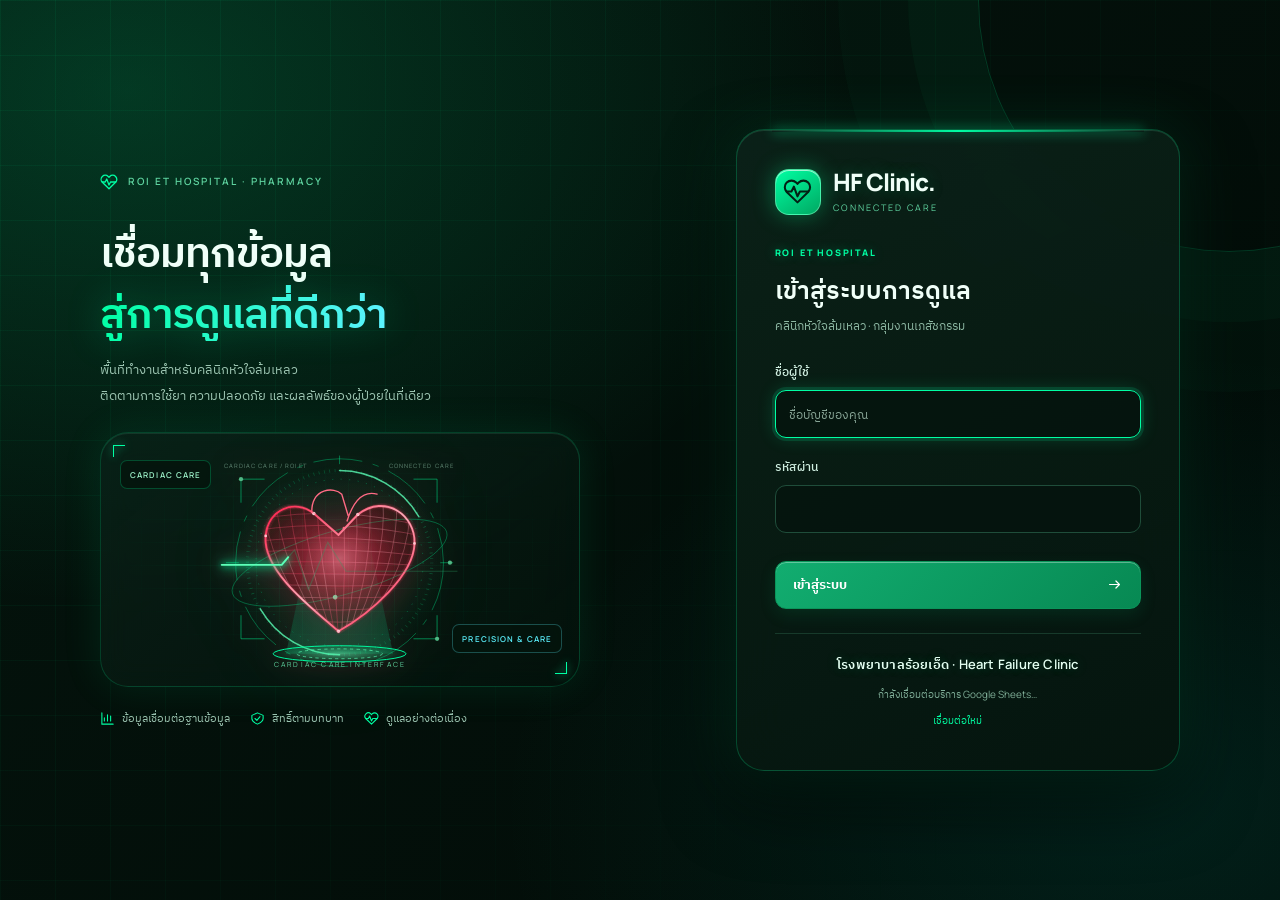
<file: index.html>
<!DOCTYPE html>
<html lang="th">
<head>
<meta charset="utf-8"><base target="_top">
<meta name="viewport" content="width=device-width,initial-scale=1,viewport-fit=cover">
<meta name="color-scheme" content="light">
<title>HF Clinic · โรงพยาบาลร้อยเอ็ด</title>
<link rel="preconnect" href="https://fonts.googleapis.com">
<link rel="preconnect" href="https://fonts.gstatic.com" crossorigin>
<link href="https://fonts.googleapis.com/css2?family=IBM+Plex+Sans+Thai:wght@400;500;600;700&family=Manrope:wght@400;500;600;700;800&display=swap" rel="stylesheet">
<style>
:root{--bg:#f7f9f8;--surface:#fff;--ink:#22332b;--muted:#697870;--line:#e8eeeb;--teal:#38584a;--teal-light:#e9f6f4;--navy:#22362d;--orange:#c67f31;--red:#48b980;--shadow:0 4px 22px #2f413905;--radius:18px}
*{box-sizing:border-box}body{margin:0;background:var(--bg);color:var(--ink);font-family:'Manrope','IBM Plex Sans Thai',sans-serif;font-size:14px;line-height:1.65}button,input,select,textarea{font:inherit}button,a,input,select,textarea{-webkit-tap-highlight-color:transparent}button{cursor:pointer}button:disabled{cursor:not-allowed;opacity:.55}a{color:var(--teal)}button:focus-visible,a:focus-visible{outline:3px solid #56b284;outline-offset:3px}input:focus,select:focus,textarea:focus{outline:0;border-color:var(--teal);box-shadow:0 0 0 3px #38584a14}svg.icon{width:20px;height:20px;fill:none;stroke:currentColor;stroke-width:1.7;stroke-linecap:round;stroke-linejoin:round;flex-shrink:0}.svg-defs{position:absolute;width:0;height:0;overflow:hidden}.shell{display:flex;min-height:100vh}.sidebar{width:244px;background:#fff;border-right:1px solid var(--line);position:fixed;inset:0 auto 0 0;display:flex;flex-direction:column;padding:32px 18px 20px;z-index:30}.brand{display:flex;align-items:center;gap:12px;padding:0 14px 30px}.brand-mark{height:42px;width:42px;border-radius:14px;background:var(--teal);display:grid;place-items:center;color:#fff}.brand-mark .icon{width:29px;height:29px}.brand-title{font-size:22px;font-weight:800;letter-spacing:-1px;line-height:1.15}.brand-sub{font-size:10px;color:var(--muted);letter-spacing:1.6px;margin-top:5px}.nav-caption{padding:10px 15px;font-size:10px;letter-spacing:1.7px;color:#8e9c95;font-weight:700}.nav{display:grid;gap:5px}.nav-btn{border:0;background:none;width:100%;display:flex;align-items:center;gap:12px;text-align:left;padding:12px 15px;border-radius:11px;color:#6c7a73;font-weight:500;transition:.18s}.nav-btn:hover{background:#f9fcfa;color:var(--ink)}.nav-btn.active{background:var(--teal-light);color:var(--teal);font-weight:700}.nav-btn.active:after{content:'';height:6px;width:6px;border-radius:50%;background:var(--teal);margin-left:auto}.sidebar-footer{margin-top:auto;padding:24px 12px 0}.hospital-badge{background:#f7f9f8;border-radius:13px;padding:15px;font-size:11px;color:var(--muted)}.hospital-badge strong{display:block;color:var(--ink);font-size:12px;margin-bottom:4px}.sidebar-footline{display:flex;justify-content:space-between;margin-top:17px;font-size:10px;color:#8c9b93}.main{margin-left:244px;width:calc(100% - 244px)}.topbar{height:82px;display:flex;align-items:center;justify-content:space-between;padding:0 38px;background:#ffffffd9;border-bottom:1px solid var(--line);gap:16px}.breadcrumb{color:var(--muted);font-size:12px;display:flex;align-items:center;gap:12px}.breadcrumb strong{color:var(--ink);font-weight:600}.top-actions{display:flex;align-items:center;gap:18px}.connection{display:flex;align-items:center;gap:7px;font-size:11px;color:var(--muted)}.dot{height:6px;width:6px;border-radius:50%;background:#38a68d}.avatar{width:35px;height:35px;background:#dfeeed;display:grid;place-items:center;border-radius:50%;font-weight:700;font-size:12px;color:var(--teal)}.content{max-width:1580px;margin:auto;padding:32px 38px 24px}.eyebrow{font-size:10px;letter-spacing:2px;color:var(--teal);font-weight:800;margin-bottom:5px}.page-heading{display:flex;align-items:center;justify-content:space-between;gap:20px;margin-bottom:22px}.page-heading h1{margin:0;font-weight:800;font-size:28px;letter-spacing:-.8px;line-height:1.45}.page-heading p{margin:4px 0 0;color:var(--muted);font-size:12px}.btn{border:1px solid var(--line);background:#fff;color:var(--ink);padding:9px 15px;border-radius:9px;display:inline-flex;align-items:center;justify-content:center;gap:8px;font-size:12px;font-weight:600;min-height:40px;white-space:nowrap;transition:.15s}.btn:hover{background:#f6f9f7;border-color:#b1c4ba}.btn-primary{background:var(--teal);border-color:var(--teal);color:#fff;box-shadow:0 4px 12px #38584a20}.btn-primary:hover{background:#2f4a3e;border-color:#2f4a3e}.btn .icon{width:17px;height:17px}.btn-ghost{background:transparent;border-color:transparent;color:var(--muted)}.toolbar{display:flex;flex-wrap:wrap;align-items:center;gap:10px;padding:13px 16px;background:#fff;border:1px solid var(--line);border-radius:13px;margin-bottom:22px}.toolbar-label{font-size:11px;color:var(--muted);display:flex;gap:7px;align-items:center;padding-right:4px}.toolbar input,.toolbar select{padding:7px 10px;min-height:35px;border:1px solid var(--line);border-radius:7px;background:#fafcfb;font-size:11px;color:var(--ink);min-width:0}.toolbar input[type=date]{width:137px}.toolbar .spacer{flex:1}.toolbar .search{width:210px}.hero{background:var(--navy);border-radius:20px;padding:27px 32px;color:#fff;position:relative;overflow:hidden;display:flex;align-items:center;justify-content:space-between;gap:25px;margin-bottom:22px}.hero:after{content:'';position:absolute;width:350px;height:350px;border:1px solid #ffffff12;border-radius:50%;right:60px;top:-225px;box-shadow:0 0 0 50px #ffffff05,0 0 0 100px #ffffff03;pointer-events:none}.hero .eyebrow{color:#91d4c7;letter-spacing:2px}.hero h2{margin:8px 0 5px;font-size:23px;font-weight:600;letter-spacing:-.4px}.hero p{color:#9eb5a9;font-size:11px;max-width:600px;margin:0}.hero-right{display:flex;gap:28px;position:relative;z-index:1;flex-shrink:0}.hero-stat .value{font-size:34px;font-weight:700;letter-spacing:-1px;line-height:1.3}.hero-stat .label{font-size:10px;color:#8aa798;margin-top:5px}.hero-divider{width:1px;background:#ffffff1a}.hero-heart{position:absolute;right:12px;bottom:-14px;width:185px;height:95px;opacity:.07}.stats{display:grid;grid-template-columns:repeat(6,minmax(0,1fr));gap:14px;margin-bottom:22px}.stat{background:#fff;border:1px solid var(--line);border-radius:14px;padding:17px;box-shadow:var(--shadow)}.stat-top{display:flex;justify-content:space-between;gap:6px;align-items:center;color:var(--muted);font-size:10px}.stat-icon{height:29px;width:29px;border-radius:9px;background:#f3f6f4;color:var(--teal);display:grid;place-items:center}.stat-icon .icon{height:15px;width:15px}.stat-value{font-weight:800;font-size:28px;letter-spacing:-1px;line-height:1.4;margin:12px 0 6px}.stat-bottom{font-size:9px;color:#7f8e86}.stat-bottom .good{color:var(--teal)}.grid{display:grid;grid-template-columns:1fr 1fr;gap:20px;margin-bottom:20px}.grid-wide{grid-template-columns:1.13fr 1fr}.panel{background:#fff;border:1px solid var(--line);border-radius:var(--radius);padding:22px 24px;box-shadow:var(--shadow);min-width:0}.panel-header{display:flex;align-items:flex-start;justify-content:space-between;gap:15px;margin-bottom:22px}.panel-header h3{margin:0;font-size:14px;font-weight:700}.panel-header p{margin:3px 0 0;color:var(--muted);font-size:10px}.tag{border:1px solid var(--line);background:#fafbfa;color:#718179;font-size:9px;border-radius:6px;padding:3px 7px;white-space:nowrap}.tag.teal{background:var(--teal-light);border-color:#d0eee7;color:var(--teal)}.tag.orange{background:#fff5e9;border-color:#f6e5cc;color:#ae792b}.tag.red{background:#f3fcf7;border-color:#dbf6e7;color:var(--red)}.bar-row{margin:0 0 17px}.bar-head{display:flex;justify-content:space-between;align-items:center;font-size:11px;margin-bottom:8px;gap:15px}.bar-head strong{font-size:11px;font-weight:700}.bar-head span:last-child{font-size:10px;color:var(--muted)}.bar-head span:last-child b{color:var(--ink);margin-right:7px;font-size:11px}.track{height:6px;background:#f1f5f3;border-radius:5px;overflow:hidden}.fill{height:100%;border-radius:5px;background:var(--teal);transition:width .7s ease}.bar-row:nth-child(3n) .fill{background:#56aaa4}.bar-row:nth-child(3n+1) .fill{background:#91c9ba}.legend{display:flex;gap:18px;flex-wrap:wrap;color:var(--muted);font-size:9px;margin-top:15px}.legend span{display:flex;gap:6px;align-items:center}.legend i{height:6px;width:6px;border-radius:50%;background:var(--teal);display:block}.chart{width:100%;height:202px}.chart text{font-family:'Manrope','IBM Plex Sans Thai',sans-serif;font-size:9px;fill:#809289}.chart .axis{stroke:#ecf1ee;stroke-dasharray:4}.ring-layout{display:flex;gap:30px;align-items:center}.ring{height:150px;width:150px;flex-shrink:0;position:relative}.ring svg{width:100%;height:100%;transform:rotate(-90deg)}.ring-center{position:absolute;inset:0;display:flex;flex-direction:column;align-items:center;justify-content:center}.ring-center strong{font-size:28px;letter-spacing:-1px}.ring-center span{font-size:9px;color:var(--muted)}.score-legend{display:grid;gap:10px;flex:1}.score-line{display:flex;align-items:center;gap:9px;font-size:10px}.score-line i{width:8px;height:8px;border-radius:3px}.score-line b{margin-left:auto;font-size:11px}.score-line small{color:var(--muted);width:45px;text-align:right;font-size:9px}.panel-foot{border-top:1px solid var(--line);margin-top:19px;padding-top:12px;display:flex;justify-content:space-between;font-size:10px;color:var(--muted);gap:15px}.mini-list{display:grid;gap:10px}.mini-row{display:flex;justify-content:space-between;gap:15px;font-size:11px}.mini-row span{color:var(--muted)}.mini-row strong{font-size:12px}.section-label{display:flex;justify-content:space-between;align-items:center;margin:27px 0 13px}.section-label h2{margin:0;font-size:15px;font-weight:700}.section-label span{font-size:10px;color:var(--muted)}.empty{padding:35px 12px;text-align:center;color:var(--muted)}.empty .icon{width:35px;height:35px;margin-bottom:10px;color:#9baca3}.empty strong{display:block;color:var(--ink);font-size:13px}.empty p{font-size:11px;margin:5px auto;max-width:390px}.quality{display:flex;gap:8px;flex-wrap:wrap}.quality-chip{background:#f9fbfa;border:1px solid var(--line);font-size:10px;padding:7px 10px;border-radius:8px;color:var(--muted)}.quality-chip b{margin-left:8px;color:var(--ink)}.quality-note{color:var(--muted);font-size:10px;margin:15px 0 0}.summary-text{border:1px solid var(--line);border-radius:9px;padding:12px;width:100%;min-height:105px;resize:vertical;font-size:12px;background:#fafcfb}.summary-actions{display:flex;justify-content:flex-end;margin-top:10px}.table-panel{padding:0;overflow:hidden}.table-top{padding:17px 22px;display:flex;align-items:center;justify-content:space-between;border-bottom:1px solid var(--line)}.table-top strong{font-size:13px}.table-wrap{overflow-x:auto}table{width:100%;border-collapse:collapse;text-align:left}th{font-size:10px;font-weight:600;color:var(--muted);background:#fbfcfb;padding:13px 17px;white-space:nowrap;border-bottom:1px solid var(--line)}td{padding:13px 17px;font-size:11px;border-bottom:1px solid #f2f5f3;max-width:330px;overflow-wrap:anywhere}tr:last-child td{border-bottom:0}tbody tr:hover{background:#fafdfb}.record-link{border:0;background:transparent;color:var(--teal);font-weight:700;padding:0;font-size:11px;text-align:left}.mono{font-family:'Manrope',sans-serif;font-variant-numeric:tabular-nums}.name-cell{font-weight:600;white-space:nowrap}.table-footer{border-top:1px solid var(--line);padding:13px 20px;display:flex;align-items:center;justify-content:space-between;gap:15px;font-size:10px;color:var(--muted)}.pager{display:flex;align-items:center;gap:7px}.pager .btn{min-height:31px;padding:4px 9px;font-size:10px}.notice{background:#fff8ec;border:1px solid #f3e7d2;border-radius:10px;color:#956a25;padding:12px 16px;font-size:11px;display:flex;gap:10px;align-items:flex-start;margin-bottom:20px}.notice .icon{height:16px;width:16px}.demo-banner{background:#fbefd9;color:#886026;text-align:center;padding:6px 12px;font-size:10px;position:sticky;top:0;z-index:40}.footer{display:flex;justify-content:space-between;gap:15px;color:#86968e;font-size:9px;border-top:1px solid var(--line);padding-top:17px;margin-top:28px}.footer strong{font-weight:500}.skeleton{background:linear-gradient(90deg,#edf1ef 25%,#f8faf9 50%,#edf1ef 75%);background-size:200% 100%;animation:shimmer 1.5s infinite;border-radius:10px;height:90px}.loading-grid{display:grid;grid-template-columns:repeat(3,1fr);gap:17px}.loading-text{color:var(--muted);font-size:12px;margin-bottom:20px}@keyframes shimmer{to{background-position:-200% 0}}.mobile-menu{display:none}.scrim{display:none}.fatal{max-width:650px;margin:80px auto;padding:30px}.fatal h1{font-size:24px}.fatal p{color:var(--muted)}.fatal code{font-size:11px;background:#f0f4f2;padding:3px 5px;border-radius:4px}.toast-stack{position:fixed;right:25px;bottom:25px;z-index:120;display:grid;gap:10px;max-width:440px}.toast{padding:15px 20px;background:var(--navy);color:#fff;box-shadow:0 10px 35px #23382f25;border-radius:12px;font-size:12px;display:flex;gap:10px;align-items:center}.toast.error{background:#3d805e}.modal{position:fixed;inset:0;z-index:70;background:#21342b70;backdrop-filter:blur(4px);display:flex;align-items:center;justify-content:center;padding:24px}.modal[hidden]{display:none}.dialog{width:min(1080px,100%);max-height:94vh;display:flex;flex-direction:column;border-radius:21px;background:#fff;box-shadow:0 25px 100px #21342b30;overflow:hidden}.dialog-header{padding:22px 27px;border-bottom:1px solid var(--line);display:flex;justify-content:space-between;gap:20px;align-items:center}.dialog-header h2{margin:3px 0 0;font-size:19px}.dialog-header p{margin:4px 0 0;font-size:11px;color:var(--muted)}.close-btn{border:1px solid var(--line);background:#fff;border-radius:8px;display:grid;place-items:center;height:34px;width:34px;color:var(--muted)}.form-layout{display:grid;grid-template-columns:210px 1fr;min-height:0;overflow:hidden}.form-sections{border-right:1px solid var(--line);padding:20px 14px;background:#fbfcfb;overflow-y:auto}.section-btn{display:flex;align-items:center;gap:9px;width:100%;border:0;border-radius:9px;background:none;color:var(--muted);text-align:left;font-size:11px;padding:11px;margin-bottom:5px}.section-btn.active{background:var(--teal-light);color:var(--teal);font-weight:600}.section-num{height:22px;width:22px;display:grid;place-items:center;border:1px solid #dfe7e2;border-radius:6px;font-size:9px;background:#fff;flex-shrink:0}.section-btn.active .section-num{color:#fff;background:var(--teal);border-color:var(--teal)}.form-content{padding:22px 28px;overflow-y:auto}.form-progress{font-size:10px;color:var(--muted);margin-bottom:14px}.form-group{scroll-margin-top:20px;padding-bottom:25px;border-bottom:1px solid var(--line);margin-bottom:23px}.form-group:last-child{border:0;margin-bottom:0}.form-group h3{font-size:14px;margin:0 0 17px;display:flex;align-items:center;gap:10px}.group-fields{display:grid;grid-template-columns:repeat(3,minmax(0,1fr));gap:16px}.field{min-width:0}.field.wide{grid-column:span 3}.field label{display:flex;gap:5px;font-size:11px;font-weight:500;margin-bottom:6px;align-items:center}.field .required{color:var(--red)}.field .col-ref{margin-left:auto;font-size:9px;color:#97a59e;font-weight:400}.field input,.field select,.field textarea{width:100%;border:1px solid #e2ebe6;border-radius:8px;background:#fff;padding:9px 10px;min-height:40px;font-size:12px;color:var(--ink)}.field textarea{min-height:90px;resize:vertical}.field input[readonly],.field input:disabled,.field select:disabled,.field textarea:disabled{background:#f5f8f6;color:#718179;opacity:1}.field-hint{font-size:9px;color:#81938a;margin-top:5px}.custom-input{margin-top:7px}.dialog-footer{padding:16px 27px;background:#fafcfb;border-top:1px solid var(--line);display:flex;align-items:center;justify-content:space-between;gap:16px}.dialog-footer .btn-row{display:flex;gap:9px}.form-note{font-size:10px;color:var(--muted);max-width:600px}.form-errors{border:1px solid #ccf1dc;background:#f5fdf8;border-radius:10px;padding:12px 16px;color:#429069;font-size:11px;margin-bottom:15px}.form-errors:empty{display:none}.lookup-row{display:flex;align-items:center;gap:10px;padding:10px 13px;background:#edf7f5;border-radius:9px;margin-bottom:20px;font-size:11px;color:var(--teal)}.lookup-row button{margin-left:auto}.lookup-results{display:grid;gap:5px;margin-bottom:15px}.lookup-option{border:1px solid #cfe7e2;border-radius:7px;background:#f4faf8;padding:10px;text-align:left;color:var(--teal);font-size:11px}.reference-layout{display:grid;grid-template-columns:210px 1fr;gap:20px}.reference-nav{display:grid;gap:5px;align-content:start}.reference-btn{border:1px solid transparent;background:none;text-align:left;padding:13px;border-radius:9px;color:var(--muted);font-size:11px}.reference-btn.active{background:#fff;border-color:var(--line);color:var(--teal);font-weight:600}.reference-panel{padding:22px;overflow:hidden}.reference-panel h2{font-size:17px;margin:0 0 8px}.reference-notes{color:var(--muted);font-size:11px;white-space:pre-line}.reference-grid td{vertical-align:top;font-size:10px;min-width:100px;white-space:pre-line}.reference-grid th{position:sticky;top:0}.reference-url{overflow-wrap:anywhere}.report-page{background:white;border:1px solid var(--line);border-radius:18px;padding:28px}.report-heading{text-align:center;border-bottom:2px solid var(--teal);padding-bottom:21px;margin-bottom:20px}.report-heading h2{font-size:19px;margin:8px 0}.report-heading p{font-size:11px;color:var(--muted);margin:3px}.report-meta{display:grid;grid-template-columns:repeat(4,1fr);gap:13px;margin-bottom:20px}.report-meta .field input,.report-meta .field select{font-size:11px;min-height:36px}.report-patients{display:grid;grid-template-columns:repeat(4,1fr);gap:12px;margin:20px 0}.report-count{padding:13px;border:1px solid var(--line);border-radius:9px;font-size:10px;color:var(--muted)}.report-count strong{display:block;font-size:21px;color:var(--teal);margin-top:4px}.report-table th{font-size:9px;padding:10px}.report-table td{font-size:10px;padding:10px;vertical-align:top}.report-table .metric-description{font-size:9px;color:var(--muted);margin-top:4px}.report-table textarea{width:135px;min-height:52px;border:1px solid var(--line);padding:7px;font-size:10px;border-radius:6px;resize:vertical}.report-table .metric-value{font-size:12px;font-weight:700;white-space:nowrap}.report-narrative{display:grid;grid-template-columns:repeat(3,1fr);gap:16px;margin:24px 0}.report-narrative h3{font-size:12px;margin:0 0 9px}.report-narrative textarea{width:100%;min-height:120px;border:1px solid var(--line);border-radius:8px;padding:12px;font-size:11px;resize:vertical}.signatures{display:grid;grid-template-columns:repeat(3,1fr);gap:20px}.signatures label{font-size:10px;color:var(--muted)}.signatures textarea{width:100%;border:1px dashed #d8e4dd;border-radius:8px;padding:12px;min-height:110px;font-size:10px;background:#fafdfb;resize:vertical}.report-foot{text-align:center;color:var(--muted);font-size:9px;border-top:1px solid var(--line);padding-top:17px;margin-top:24px}.print-mirror{display:none}.detail-kpis{display:grid;grid-template-columns:repeat(4,1fr);gap:16px;margin-bottom:20px}.coverage{display:grid;gap:8px}.coverage-row{display:flex;align-items:center;justify-content:space-between;padding:10px 0;border-bottom:1px solid var(--line);font-size:11px}.coverage-row:last-child{border:0}.error-panel{padding:30px;border:1px solid #d8f0e2;background:#f9fefb;border-radius:13px;color:#428e68}.toolbar small{font-size:10px;color:var(--muted)}.nowrap{white-space:nowrap}
@media(min-width:1600px){.content{padding-top:40px}.stats{gap:20px}.stat{padding:22px}.stat-value{font-size:32px}.hero{padding:32px}}
@media(max-width:1200px){.sidebar{width:218px;padding-left:12px;padding-right:12px}.main{margin-left:218px;width:calc(100% - 218px)}.content{padding:27px}.topbar{padding:0 27px}.stats{grid-template-columns:repeat(3,1fr)}.hero-right{gap:20px}.hero-stat .value{font-size:28px}.ring-layout{gap:20px}.ring{width:125px;height:125px}.panel{padding:20px}.report-meta{grid-template-columns:repeat(3,1fr)}}
@media(max-width:900px){.grid,.grid-wide{grid-template-columns:1fr}.hero{flex-wrap:wrap}.hero-right{width:100%;padding-top:13px;border-top:1px solid #ffffff16}.hero h2{font-size:20px}.page-heading h1{font-size:24px}.group-fields{grid-template-columns:repeat(2,minmax(0,1fr))}.field.wide{grid-column:span 2}.form-layout{grid-template-columns:175px 1fr}.form-content{padding:20px}.form-sections{padding:15px 8px}.section-btn{font-size:10px;padding:9px}.report-meta{grid-template-columns:repeat(2,1fr)}.detail-kpis{grid-template-columns:repeat(2,1fr)}.reference-layout{grid-template-columns:1fr}.reference-nav{display:flex;overflow-x:auto}.reference-btn{white-space:nowrap}}
@media(max-width:700px){.sidebar{transform:translateX(-100%);transition:transform .2s;width:244px}.sidebar.open{transform:none}.main{margin:0;width:100%}.scrim.open{display:block;position:fixed;inset:0;background:#21342b60;z-index:25}.mobile-menu{display:grid;place-items:center;border:0;background:transparent;color:var(--ink);padding:0}.topbar{height:64px;padding:0 18px}.breadcrumb{font-size:10px;gap:8px}.top-actions{gap:12px}.connection{font-size:9px}.avatar{height:29px;width:29px;font-size:10px}.content{padding:23px 17px}.page-heading{align-items:flex-start;gap:10px}.page-heading h1{font-size:23px}.page-heading p{font-size:10px}.page-heading .btn{font-size:10px;padding:8px 10px;min-height:35px}.eyebrow{font-size:8px}.toolbar{padding:11px;gap:7px}.toolbar-label{display:none}.toolbar input[type=date]{width:calc(50% - 16px);font-size:10px}.toolbar select{width:100%}.toolbar .spacer{display:none}.toolbar .search{width:100%}.toolbar .btn{font-size:10px;min-height:33px;padding:6px 9px}.hero{padding:23px;border-radius:15px}.hero h2{font-size:19px}.hero p{font-size:10px}.hero-stat .value{font-size:27px}.stats{gap:9px}.stat{padding:12px;border-radius:11px}.stat-top{font-size:8px;display:block}.stat-icon{display:none}.stat-value{font-size:24px;margin:9px 0 5px}.stat-bottom{font-size:8px}.panel{padding:18px;border-radius:14px}.panel-header h3{font-size:13px}.panel-header p{font-size:9px}.grid{gap:14px}.ring-layout{gap:23px}.ring{width:135px;height:135px}.footer{font-size:8px;flex-wrap:wrap}.table-panel{padding:0}.modal{padding:0}.dialog{width:100%;height:100dvh;max-height:100dvh;border-radius:0}.dialog-header{padding:17px}.dialog-header h2{font-size:16px}.form-layout{display:flex;flex-direction:column}.form-sections{display:flex;gap:5px;padding:10px;overflow:auto;flex-shrink:0;max-height:69px;border-right:0;border-bottom:1px solid var(--line)}.section-btn{width:auto;white-space:nowrap;margin:0;font-size:9px}.form-content{padding:18px}.group-fields{gap:12px}.field label{font-size:10px}.field input,.field select,.field textarea{font-size:11px}.dialog-footer{padding:13px 17px}.form-note{font-size:9px;max-width:190px}.dialog-footer .btn{font-size:10px;padding:7px 11px}.report-page{padding:18px}.report-patients{grid-template-columns:repeat(2,1fr)}.report-narrative,.signatures{grid-template-columns:1fr}.report-meta{gap:10px}.report-table textarea{width:120px}.toast-stack{right:15px;left:15px;bottom:15px}.reference-panel{padding:17px}.reference-panel h2{font-size:15px}.table-top{padding:15px}.table-footer{padding:13px}.panel-foot{font-size:9px}.lookup-row{font-size:10px;flex-wrap:wrap}.lookup-row button{margin-left:0}.detail-kpis{gap:10px}}
@media(prefers-reduced-motion:reduce){*,*:before,*:after{animation:none!important;transition:none!important;scroll-behavior:auto!important}}
@media print{@page{size:A4 landscape;margin:12mm}body{font-size:10px;background:white;-webkit-print-color-adjust:exact;print-color-adjust:exact}.sidebar,.topbar,.toolbar,.page-heading .btn,.demo-banner,.toast-stack,.modal,.footer,.summary-actions,.no-print,.pager{display:none!important}.main{margin:0;width:100%}.content{max-width:none;padding:0}.hero{padding:16px;border-radius:10px}.stats{grid-template-columns:repeat(6,1fr)}.stat{padding:10px}.stat-value{font-size:22px}.grid,.grid-wide{grid-template-columns:1fr 1fr;gap:12px}.panel,.stat,.report-count{box-shadow:none;break-inside:avoid}.panel{padding:15px}.report-page{padding:0;border:0}.report-table th,.report-table td{font-size:8px;padding:6px}.report-table .metric-description{font-size:7px}.report-meta{grid-template-columns:repeat(4,1fr)}.report-patients{grid-template-columns:repeat(4,1fr)}.report-narrative,.signatures{grid-template-columns:repeat(3,1fr)}input,select,textarea{display:none!important}.print-mirror{display:block;white-space:pre-wrap;font-size:10px;min-height:20px}.report-narrative .print-mirror,.signatures .print-mirror{border:1px solid #ddd;padding:10px;min-height:85px}.report-heading{padding-bottom:12px;margin-bottom:12px}.report-narrative{margin:16px 0}.report-foot{font-size:8px}.table-wrap{overflow:visible}.reference-nav{display:none}.reference-layout{display:block}.reference-grid td{font-size:8px;min-width:0}.chart{height:180px}.quality{gap:5px}.page-heading{margin-bottom:15px}tr{break-inside:avoid}.notice{font-size:9px}}

/* HF executive charts — aggregated, responsive, no external chart dependency. */
.hfc-chart-note{color:var(--muted);font-size:10px;line-height:1.7;margin-top:13px}
.hfc-chart-viz{width:100%;overflow:hidden}
.hfc-chart-viz svg{display:block;width:100%;height:auto;max-height:245px;overflow:visible}
.hfc-chart-viz svg text{font-family:'IBM Plex Sans Thai','Manrope',sans-serif;font-size:11px;fill:#6d8075}
.hfc-chart-legend{display:flex;flex-wrap:wrap;gap:12px;margin-top:10px;font-size:10px;color:var(--muted)}
.hfc-chart-legend span{display:flex;gap:7px;align-items:center}
.hfc-dot{width:9px;height:9px;border-radius:50%;display:inline-block;flex-shrink:0}
.hfc-donut-layout{display:flex;align-items:center;justify-content:center;gap:30px;min-height:220px;flex-wrap:wrap}
.hfc-donut{width:174px;height:174px;border-radius:50%;background:conic-gradient(#189a76 0 var(--hfc-share),#dcece5 var(--hfc-share) 100%);display:grid;place-items:center;flex-shrink:0}
.hfc-donut-core{width:124px;height:124px;border-radius:50%;background:white;display:flex;flex-direction:column;align-items:center;justify-content:center;box-shadow:0 2px 12px #154d3110}
.hfc-donut-core b{font:800 27px/1.2 'Manrope','IBM Plex Sans Thai',sans-serif;color:#196b52}
.hfc-donut-core span{color:#7a9186;font-size:10px}
.hfc-donut-details{min-width:165px;display:grid;gap:13px;font-size:12px}
.hfc-donut-details .hfc-donut-stat{display:flex;justify-content:space-between;gap:24px;align-items:center;color:#526f60}
.hfc-donut-details strong{color:#244b3d;font-size:18px}
.hfc-countrow{margin-bottom:15px}
.hfc-countlabel{display:flex;justify-content:space-between;align-items:flex-start;gap:14px;font-size:11px;margin-bottom:7px;color:#344f43}
.hfc-countlabel b{font-size:12px;color:#214d3a;white-space:nowrap}
.hfc-countlabel span{min-width:0;overflow-wrap:anywhere}
.hfc-counttrack{height:12px;background:#edf5f0;border-radius:8px;overflow:hidden}
.hfc-countfill{height:100%;min-width:0;border-radius:8px;background:#37a57c}
.hfc-kpi-title{display:flex;align-items:center;justify-content:space-between;gap:12px;font-size:11px;color:#425c50;margin:15px 0 6px}
.hfc-kpi-title strong{font-size:15px;color:#23543f}
.hfc-kpi-track{height:13px;border-radius:10px;background:#edf5f0;overflow:hidden}
.hfc-kpi-fill{height:100%;border-radius:10px;background:#298f73}
.hfc-new-section{margin-top:10px}
.hfc-new-section .section-label{margin-bottom:12px}
@media(max-width:700px){
 .hfc-donut{height:140px;width:140px}
 .hfc-donut-core{height:99px;width:99px}
 .hfc-donut-core b{font-size:22px}
 .hfc-donut-layout{gap:18px}
 .hfc-donut-details{flex:1;min-width:145px}
 .hfc-chart-viz svg{max-height:225px}
 .hfc-countlabel{font-size:10px}
}
@media print{.hfc-chart-viz svg{max-height:215px}.hfc-new-section{break-inside:avoid}}


/* 2026-10-13 clinical dashboard: GDMT contraindications and appropriateness. */
.hfc-review-head{margin-top:4px}
.hfc-review-legend{display:flex;flex-wrap:wrap;gap:12px;color:var(--muted);font-size:10px;margin-top:14px}
.hfc-review-legend span{display:flex;gap:6px;align-items:center}
.hfc-review-legend i{display:inline-block;width:10px;height:10px;border-radius:50%;flex-shrink:0}
.hfc-review-status{font-size:11px;color:var(--muted);line-height:1.7;padding:24px 8px}
.hfc-review-status strong{display:block;color:var(--ink);font-size:12px}
.hfc-review-row{margin-bottom:17px}
.hfc-review-label{display:flex;align-items:center;justify-content:space-between;gap:12px;font-size:12px;color:var(--ink);margin-bottom:7px}
.hfc-review-label strong{font-size:13px}
.hfc-review-track{width:100%;height:13px;overflow:hidden;border-radius:12px;background:#edf3ee}
.hfc-review-fill{height:100%;border-radius:12px;background:linear-gradient(90deg,#b79754,#dcba78);min-width:0}
.hfc-review-donut{width:166px;height:166px;border-radius:50%;display:grid;place-items:center;flex:0 0 auto;background:conic-gradient(#148d6f 0 var(--hfc-ok),#cf9364 var(--hfc-ok) var(--hfc-checked),#e9eeeb var(--hfc-checked) 100%)}
.hfc-review-donut-inner{width:116px;height:116px;border-radius:50%;background:#fff;display:flex;align-items:center;justify-content:center;flex-direction:column;box-shadow:0 4px 20px #123d2811}
.hfc-review-donut-inner b{font-size:24px;color:var(--ink);font-weight:800}
.hfc-review-donut-inner small{font-size:10px;color:var(--muted)}
.hfc-review-layout{display:flex;align-items:center;justify-content:center;flex-wrap:wrap;gap:27px;min-height:194px}
.hfc-review-breakdown{flex:1;min-width:185px;max-width:280px;display:grid;gap:12px}
.hfc-review-breakdown .entry{display:flex;align-items:center;justify-content:space-between;gap:12px;color:var(--ink);font-size:11px}
.hfc-review-breakdown .entry b{font-size:17px;color:var(--ink)}
.hfc-review-footer{color:var(--muted);font-size:10px;line-height:1.7;margin-top:14px}
.hfc-review-subheading{font-size:11px;font-weight:700;color:var(--ink);margin:18px 0 7px}
.hfc-review-pheno{display:flex;flex-wrap:wrap;gap:10px}
.hfc-review-pheno .ph{border-radius:10px;background:#f5faf6;border:1px solid #e2eee7;padding:9px 13px;flex:1;min-width:112px}
.hfc-review-pheno .ph b{font-size:15px;display:block;color:#21725a}
.hfc-review-pheno .ph span{font-size:10px;color:var(--muted)}
@media(max-width:700px){.hfc-review-layout{gap:16px}.hfc-review-donut{width:135px;height:135px}.hfc-review-donut-inner{height:96px;width:96px}.hfc-review-donut-inner b{font-size:19px}.hfc-review-breakdown{min-width:160px}.hfc-review-pheno .ph{min-width:105px}}


/* Executive_Dashboard chart replicas | fixed audited sheet snapshot; responsive and aggregate only */
.hfc-execdash-section{margin:24px 0 12px}
.hfc-execdash-heading{display:flex;flex-wrap:wrap;justify-content:space-between;align-items:center;gap:10px;margin-bottom:13px}
.hfc-execdash-heading h2{margin:0;font-size:17px;letter-spacing:-.3px;color:var(--ink)}
.hfc-execdash-asof{font-size:10px;color:#476f60;background:#ecf7f1;border:1px solid #cee9dc;border-radius:100px;padding:5px 10px}
.hfc-execdash-alert{font-size:11px;line-height:1.7;color:#86672c;padding:10px 12px;border-radius:10px;background:#fff7e8;border:1px solid #f4e7ca;margin-bottom:16px}
.hfc-execdash-list{display:grid;gap:12px}
.hfc-execdash-row{border:1px solid #eef3f0;background:#fbfdfb;border-radius:10px;padding:10px 12px}
.hfc-execdash-rownames{display:flex;align-items:center;gap:14px;justify-content:space-between;margin-bottom:6px}
.hfc-execdash-rownames strong{font-size:11px;color:#2c5645}
.hfc-execdash-rownames span{font-size:11px;color:#557367;white-space:nowrap}
.hfc-execdash-track{height:13px;position:relative;border-radius:9px;background:#e7f0eb;overflow:visible}
.hfc-execdash-bar{height:100%;border-radius:9px;background:linear-gradient(90deg,#279f76,#4cc4a0);min-width:0}
.hfc-execdash-target{position:absolute;top:-3px;bottom:-3px;width:2px;background:#3a5770;border-radius:2px;transform:translateX(-1px)}
.hfc-execdash-detail{font-size:9px;color:#6e8279;margin-top:7px;line-height:1.5}
.hfc-execdash-status{margin-left:8px;font-size:9px;border-radius:5px;padding:2px 6px;background:#e4f5ea;color:#227650}
.hfc-execdash-classes{display:grid;grid-template-columns:repeat(4,minmax(0,1fr));gap:15px;min-height:265px;align-items:end}
.hfc-execdash-class{min-width:0;text-align:center;display:flex;flex-direction:column;justify-content:flex-end;align-items:center;gap:9px;height:100%}
.hfc-execdash-classcol{height:175px;width:min(58px,65%);background:#edf4f0;border-radius:10px 10px 5px 5px;position:relative;display:flex;align-items:flex-end;overflow:hidden}
.hfc-execdash-classfill{width:100%;min-height:0;border-radius:10px 10px 5px 5px;background:linear-gradient(0deg,#18886a,#74cbb1)}
.hfc-execdash-class strong{font-size:15px;color:#1d7558}
.hfc-execdash-class .hfc-execdash-classname{font-size:10px;font-weight:700;color:#405e50;overflow-wrap:anywhere}
.hfc-execdash-class small{font-size:10px;color:#7a8a80}
.hfc-execdash-source{font-size:10px;line-height:1.6;color:var(--muted);margin:14px 0 0}
@media(max-width:700px){
.hfc-execdash-heading h2{font-size:15px}
.hfc-execdash-classes{gap:7px;min-height:240px}
.hfc-execdash-classcol{height:150px;width:min(46px,72%)}
.hfc-execdash-class strong{font-size:12px}
.hfc-execdash-class .hfc-execdash-classname{font-size:9px;line-height:1.5}
.hfc-execdash-class small{font-size:9px}
.hfc-execdash-rownames{align-items:flex-start}
.hfc-execdash-rownames strong{max-width:63%}
.hfc-execdash-status{display:inline-block;margin-left:0}
}
@media print{.hfc-execdash-section{break-inside:avoid}.hfc-execdash-classcol,.hfc-execdash-bar{print-color-adjust:exact;-webkit-print-color-adjust:exact}}

.hfc-review-backup{border:1px solid #f1dda8;background:#fffbef;color:#73572c;padding:12px 13px;border-radius:11px;line-height:1.7;font-size:11px;margin-bottom:17px}
.hfc-review-backup strong{display:block;font-size:12px;margin-bottom:3px;color:#835c22}
.hfc-review-backup b{color:#724819}
.hfc-review-backup-small{display:block;font-size:10px;margin-top:4px}

/* FMT coverage must describe unique eligible HFrEF patients, never visit denominator. */
.hero-fmt-note{margin-top:6px;color:#9bbfac;font-size:9px;line-height:1.55;max-width:300px}
.hero-fmt-note b{color:#62ffc0;font-size:12px}
@media(max-width:700px){.hero-fmt-note{font-size:8px;max-width:190px}.hero-fmt-note b{font-size:10px}}

@media(max-width:700px){#hfcLimitationAnalysis .stats{grid-template-columns:1fr}#hfcLimitationAnalysis .bar-head{align-items:flex-start;gap:8px;flex-wrap:wrap}#hfcLimitationAnalysis .bar-head strong{font-size:14px}}.hfc-limitation-detail{padding:14px 0;border-bottom:1px solid var(--border,#dbe8e1)}.hfc-limitation-detail summary{cursor:pointer;font-weight:700;line-height:1.6}.hfc-limitation-detail[open] summary{margin-bottom:18px}
.hfc-early-gdmt{margin:22px 0;break-inside:avoid}.hfc-early-scroll{overflow-x:auto;padding:8px 0}.hfc-early-scroll svg{display:block;width:100%;min-width:650px;height:auto}.hfc-early-table{width:100%;font-size:13px;border-collapse:collapse}.hfc-early-table th,.hfc-early-table td{padding:9px 12px;border-bottom:1px solid #e1ebe6;text-align:left}.hfc-early-table thead{background:#f0f6f3}@media print{.hfc-early-scroll{overflow:visible}.hfc-early-scroll svg{min-width:0;width:100%}.hfc-early-gdmt .panel{box-shadow:none}.hfc-early-table{font-size:10px}}
</style>
<style>
/* Luminous clinical workspace — pearl, emerald and luminous mint. */
@media screen{
:root{--bg:#f3faf6;--surface:#fff;--ink:#2b4539;--muted:#5f766a;--line:#e1ede6;--teal:#1d8953;--teal-light:#eaf9f0;--navy:#375749;--orange:#ad761c;--red:#44b77d;--shadow:0 6px 24px #306e4f0a;--radius:20px}
body{background:radial-gradient(ellipse at 95% 0%,#e1f9eb85,transparent 40%),radial-gradient(ellipse at 15% 75%,#eaf8f050,transparent 45%),#f3faf6;background-attachment:fixed;color:var(--ink)}
body:before{content:'';position:fixed;inset:0;z-index:-1;background-image:radial-gradient(#63997e14 .65px,transparent .65px);background-size:22px 22px;pointer-events:none}
.sidebar{background:#ffffffdd;border-right:1px solid #e1eee7;backdrop-filter:blur(24px);padding-top:28px;box-shadow:5px 0 35px #367a5804}
.brand-mark{background:linear-gradient(145deg,#38bd7a,#239059);border:1px solid #ffffffb0;color:#fff;box-shadow:0 7px 17px #31a76c2b,inset 0 1px 0 #ffffff75;border-radius:14px}
.brand-title{color:#2a4438;font-weight:800}.brand-sub{color:#638c77;letter-spacing:2px}.nav-caption{color:#6d877a;font-size:10px;letter-spacing:1.8px}
.nav-btn{color:#4f6b5d;font-size:13px;padding:12px 14px;border:1px solid transparent;transition:background .18s,box-shadow .18s,transform .18s}.nav-btn:hover{background:#f4fbf7;color:#1b834f;transform:translateX(2px)}
.nav-btn.active{background:linear-gradient(110deg,#ebfaf1,#f7fdfa);color:#1e8b54;border:1px solid #cff0dd;box-shadow:inset 3px 0 0 #31b070,0 3px 10px #30956208}.nav-btn.active:after{background:#2aad6b;box-shadow:0 0 7px #33b97646}
.hospital-badge{background:linear-gradient(125deg,#f6fcf9,#f2f9f5);border:1px solid #e3f1e9;color:#638071;border-radius:15px}.hospital-badge strong{color:#3c5e4f}.sidebar-footline{color:#6b8779;font-size:9px}
.topbar{background:#ffffffc7;backdrop-filter:blur(20px);border-color:#e1efe7;position:sticky;top:0;z-index:20;box-shadow:0 3px 16px #45665503}.breadcrumb{color:#647c70}.breadcrumb strong{color:#3b594c}.top-actions{gap:12px}
.connection{color:#4f6e5e;padding:6px 10px;border:1px solid #dcebe2;border-radius:25px;background:#f2fbfa;font-size:10px}.dot{box-shadow:0 0 0 3px #38a68d12}
.avatar{background:linear-gradient(135deg,#e5faee,#eef9f3);color:#24935b;border:1px solid #d5eee0}.content{padding-top:30px}
.eyebrow{color:#23925a;letter-spacing:2px;font-size:10px}.page-heading h1{color:#2c473b;font-size:29px;font-weight:700;letter-spacing:-.6px}.page-heading p{color:#637e70;font-size:12px}
.btn{background:#ffffffd9;border:1px solid #d9ede2;color:#355645;border-radius:11px;padding:10px 16px;box-shadow:0 2px 3px #2e6c4d03;transition:transform .18s,box-shadow .18s,background .18s}.btn:hover{background:#f5fcf8;border-color:#c0e6d0;box-shadow:0 5px 12px #3c96690b;transform:translateY(-1px)}
.btn-primary{background:linear-gradient(115deg,#279e62,#1f8652);border-color:#24965d;color:#fff;font-weight:600;box-shadow:0 6px 15px #249a5f23,inset 0 1px 0 #ffffff32}.btn-primary:hover{background:linear-gradient(115deg,#2eac6d,#208f57);border-color:#279d62;box-shadow:0 8px 18px #269b6032}.btn-ghost{background:transparent;border-color:transparent;color:#577767;box-shadow:none}
.toolbar{border-radius:15px;background:#ffffffbc;border-color:#e1f0e7;box-shadow:0 4px 15px #4f77630a;backdrop-filter:blur(20px);padding:13px 16px}.toolbar-label{color:#5c786a;font-size:11px}.toolbar input,.toolbar select{background:#f9fcfa;border-color:#e0efe6;color:#355545;color-scheme:light;border-radius:8px;font-size:11px}
input:focus,select:focus,textarea:focus{border-color:#45b57d!important;box-shadow:0 0 0 3px #3ebd7d12!important}button:focus-visible,a:focus-visible{outline:3px solid #3faf77;outline-offset:3px}
.hero{display:grid;grid-template-columns:1.2fr .95fr .8fr;gap:20px;min-height:245px;padding:28px 32px;background:radial-gradient(ellipse at 56% 40%,#e9faf0dd,transparent 40%),linear-gradient(112deg,#f8fefb,#f3fcf7 62%,#eefbf4);border:1px solid #d0eddd;border-radius:24px;box-shadow:0 12px 30px #43996e0c,inset 0 1px 0 #fff;color:var(--ink);isolation:isolate}
.hero:before{content:'';position:absolute;inset:0;z-index:-1;background-image:linear-gradient(#43b97e09 1px,transparent 1px),linear-gradient(90deg,#43b97e09 1px,transparent 1px);background-size:28px 28px;mask-image:linear-gradient(90deg,transparent,#000 50%,transparent);pointer-events:none}
.hero:after{width:340px;height:340px;border-color:#45bd8116;top:-220px;right:-50px;box-shadow:0 0 0 45px #41c08006,0 0 0 90px #73cc9f05;z-index:-1}.hero h2{color:#335043;font-size:27px;max-width:370px;line-height:1.5;font-weight:600;letter-spacing:-.5px;text-wrap:balance}.hero p{color:#5d7c6c;font-size:11px;max-width:360px;line-height:1.9}.hero .eyebrow{color:#2d9460;font-size:8px;letter-spacing:1.8px}
.hero-right{flex-direction:column;gap:17px;width:auto;padding:17px 18px;border:1px solid #ffffffbd;border-radius:16px;background:#ffffff6b;box-shadow:0 8px 24px #469e7209;backdrop-filter:blur(14px);align-self:center}.hero-divider{display:none}.hero-stat .value{color:#1f8150;font-size:33px;font-weight:700;text-shadow:none}.hero-stat .label{color:#547966;font-size:10px}.hero-heart{display:none}
.holo-heart{position:relative;height:195px;display:grid;place-items:center;filter:drop-shadow(0 8px 15px #36a36c20)}.holo-heart svg{width:100%;height:100%;max-width:255px;overflow:visible}.holo-meta{position:absolute;bottom:-2px;color:#537a66;font:8px 'Manrope',sans-serif;letter-spacing:2px}
.holo-pulse{animation:holoPulse 3s ease-in-out infinite}@keyframes holoPulse{0%,100%{opacity:.55}50%{opacity:1}}
.hero-badge{display:inline-flex;align-items:center;gap:7px;margin-top:16px;padding:5px 10px;border:1px solid #c3e5d2;background:#ffffff7a;border-radius:20px;color:#3e8963;font-size:8px;letter-spacing:1px}.hero-badge i{width:5px;height:5px;border-radius:50%;background:#369e6a;box-shadow:0 0 0 3px #369e6a14}
.stat{background:linear-gradient(145deg,#fffffff5,#f8fefbe8);border:1px solid #dcefe4;border-radius:18px;position:relative;overflow:hidden;box-shadow:0 4px 17px #4b776108;transition:transform .18s,box-shadow .18s}.stat:hover{transform:translateY(-3px);box-shadow:0 10px 25px #357e5911}.stat:before{content:'';height:2px;position:absolute;top:0;left:20px;right:20px;background:linear-gradient(90deg,transparent,#6ad39e66,transparent)}
.stat-top{color:#577767;font-size:10px}.stat-icon{background:#f1fbf5;color:#27975f;border:1px solid #def4e8}.stat-value{color:#3b5d4e;font-weight:700;font-size:29px}.stat-bottom{color:#678073;font-size:10px}.stat-bottom .good{color:#188b83}
.panel{background:linear-gradient(145deg,#ffffffee,#ffffffdb);border-color:#e1eee7;border-radius:20px;box-shadow:0 5px 24px #35745408;backdrop-filter:blur(16px)}.panel-header h3{color:#3c5d4e;font-weight:600;font-size:14px}.panel-header p{color:#678174;font-size:11px}
.tag{background:#f5fbf8;border-color:#e1eee7;color:#5a7a6a;font-size:10px;border-radius:6px}.tag.teal{background:#e9f8f5;border-color:#d0eae4;color:#207e73}.tag.orange{background:#fff7e9;border-color:#f2e1bc;color:#916517}.tag.red{background:#f3fcf7;border-color:#d4f2e1;color:#46966e}
.bar-head strong{font-size:12px;color:#3b5c4b;font-weight:500}.bar-head span:last-child{color:#678274;font-size:10px}.bar-head span:last-child b{color:#2e9461;font-size:12px}.track{background:#f1f8f4;height:6px;box-shadow:inset 0 1px 1px #62997d08}.fill{background:linear-gradient(90deg,#44bd80,#2a9a62);box-shadow:none}.bar-row:nth-child(3n) .fill{background:linear-gradient(90deg,#4bac7b,#309361)}.bar-row:nth-child(3n+1) .fill{background:linear-gradient(90deg,#60c190,#46ae7a)}
.chart .axis{stroke:#e3f1e9}.chart text{fill:#658173}.chart{filter:none}.ring-center strong{color:#347454;font-weight:700}.ring-center span,.score-line small{color:#668073}.score-line{color:#557464;font-size:11px}.panel-foot{border-color:#e5f1ea;color:#608070;font-size:11px}.mini-row span{color:#617d6f}.mini-row strong{color:#306d4e}.section-label h2{color:#385c4a;font-weight:600}.section-label span{color:#668073;font-size:11px}
.quality-chip{background:#f7fcf9;border-color:#e1f0e7;color:#5c796a}.quality-chip b{color:#33895e}.quality-note{color:#627a6e;font-size:11px}.summary-text{background:#fafdfb;border-color:#dbf0e4;color:#3c5d4c;font-size:12px}
.table-top{border-color:#e1eee7}.table-top strong{font-weight:600;color:#375747}th{background:#f6fbf8;color:#597768;border-bottom-color:#ddf0e5;font-size:11px}td{color:#416050;border-bottom-color:#edf4f0;font-size:12px}tbody tr:hover{background:#f8fefb}.record-link{color:#21965b;font-size:12px}.table-footer{border-color:#e1eee7;color:#648273}.name-cell{color:#3f5b4e}
.notice{background:#fff9ed;border-color:#f0e1c2;color:#916c2e;border-radius:12px}.empty{color:#678877}.empty strong{color:#416151}.empty .icon{color:#84ae99}.footer{border-color:#deeee5;color:#688275;font-size:10px}.skeleton{background:linear-gradient(90deg,#eaf5ef 25%,#f8fdfa 50%,#eaf5ef 75%);background-size:200% 100%}
.dialog{background:#fff;border:1px solid #daefe3;box-shadow:0 30px 100px #33504340}.modal{background:#2a443855;backdrop-filter:blur(9px)}.dialog-header{border-color:#e4f1ea;background:linear-gradient(110deg,#f8fefb,#f1fbf5)}.dialog-header h2{color:#3b5d4e;font-weight:600}.dialog-header p{color:#648574}.close-btn{background:#fff;border:1px solid #d9ede2;color:#567c69;box-shadow:0 3px 10px #33725208}
.form-sections{background:#f8fcfa;border-color:#e6f2eb}.section-btn{color:#5d7c6c;font-size:11px}.section-btn.active{color:#1f9359;background:#edfaf3}.section-num{background:#fff;border-color:#e1efe7;color:#5f8c75}.section-btn.active .section-num{background:#e6f9ee;color:#2a9961;border-color:#c7ead6}.group-heading{border-color:#e6f2eb;color:#416d57}.group-heading h3{color:#345746}.form-content{background:#fff}
.field label{color:#3e614f;font-size:12px}.col-ref{color:#668f7a;background:#f1f8f4;font-size:9px}.field input,.field select,.field textarea{background:#f8fefb;border-color:#dbeee3;color:#355545;border-radius:9px;font-size:12px;color-scheme:light}.field input:disabled,.field select:disabled,.field textarea:disabled{background:#f3f9f6;color:#5e7d6d}.field .required{color:#5ec993}.field-hint{color:#698476;font-size:10px}.field input::placeholder{color:#87a495}.dialog-footer{background:#f9fdfb;border-color:#e1efe7}.form-note{color:#668977}
.lookup-row{background:#f2fbf6;border:1px solid #d6f1e2;color:#4f7e66}.lookup-option{background:#fff;border-color:#d0ebdc;color:#318d5f}.form-errors,.error-panel{background:#f5fdf8;border-color:#d4f4e2;color:#43996e}.form-errors:empty{display:none}.reference-btn{color:#5c7b6b}.reference-btn.active{background:#eefbf4;border-color:#ceeedc;color:#25945c}.reference-notes{color:#627e70}
.report-page{background:#fff;border-color:#e1eee7;box-shadow:0 8px 30px #375d4a08}.report-heading{border-bottom-color:#54b785}.report-heading h2{color:#355746;font-weight:600}.report-count{border-color:#dbefe4;background:#f6fbf8}.report-count strong{color:#2f875b}.report-table textarea,.report-narrative textarea,.signatures textarea{background:#fafdfb;color:#405f4f;border-color:#daede2}.signatures label{color:#5e7a6c}.report-foot{border-color:#e3f0e9;color:#739081}
.toast{background:#e8f7f3;border:1px solid #baded4;color:#256e61;box-shadow:0 12px 30px #286a5b16}.toast.error{background:#f3fcf7;border-color:#ccefdb;color:#44966d}.legend{color:#658374;font-size:10px}.legend i{box-shadow:none}
@media(max-width:1200px){.hero{grid-template-columns:1.1fr .85fr .85fr;padding:25px;gap:15px}.hero h2{font-size:23px}.hero-right{padding:15px}.hero-stat .value{font-size:29px}.content{padding:27px}.top-actions{gap:8px}}
@media(max-width:900px){.hero{grid-template-columns:1.2fr 1fr;min-height:0}.hero-right{grid-column:span 2;flex-direction:row;justify-content:space-between;align-items:center;width:100%;gap:25px}.holo-heart{height:185px}.hero h2{font-size:25px}}
@media(max-width:700px){.sidebar{background:#fffffff7}.content{padding:22px 16px}.topbar{padding:0 13px;position:sticky}.page-heading{flex-wrap:wrap}.page-heading h1{font-size:24px}.page-heading p{font-size:11px}.hero{grid-template-columns:1.15fr .85fr;padding:22px 19px;gap:10px;border-radius:20px}.hero h2{font-size:21px;line-height:1.5}.hero p{font-size:10px}.hero .eyebrow{font-size:7px;letter-spacing:.8px}.hero-badge{font-size:7px;letter-spacing:.4px;padding:4px 7px}.holo-heart{height:150px}.holo-meta{font-size:6px;letter-spacing:1px}.hero-right{padding:12px 13px;gap:15px}.hero-stat .value{font-size:29px}.hero-stat .label{font-size:9px}.stat{border-radius:14px;padding:13px 11px}.stat-value{font-size:24px}.stat-bottom{font-size:8px}.stat-top{font-size:9px}.panel{border-radius:17px}.panel-header p{font-size:10px}.footer{font-size:9px}.tag{font-size:9px}.field label{font-size:11px}.field input,.field select,.field textarea{font-size:12px}.form-sections{border-color:#e1efe7}.toolbar input[type=date]{font-size:11px}.toolbar .btn{font-size:11px}.report-page{border-radius:17px}}
}
@media print{.holo-heart,.hero-badge{display:none}.hero{display:flex;min-height:0}.hero-right{flex-direction:row;border:0;padding:0}.hero-right .value{color:#fff}.hero-heart{display:none}}

</style>

<style>
[hidden]{display:none!important}
.session-user{display:flex;flex-direction:column;font-size:11px;color:#3a5e4c;line-height:1.5}.session-user small{color:#6a8a7a;font-size:10px}.session-btn{padding:6px 10px;font-size:10px;min-height:32px}
.login-screen{min-height:100dvh;display:grid;place-items:center;padding:45px 36px;background:radial-gradient(ellipse at 10% 10%,#cff4df9c,transparent 48%),radial-gradient(ellipse at 85% 85%,#e0f4e94a,transparent 38%),linear-gradient(130deg,#f8fefb,#f2fbf6);position:relative;isolation:isolate;overflow:hidden}
.login-screen:before{content:'';position:absolute;inset:0;background-image:linear-gradient(#76af920a 1px,transparent 1px),linear-gradient(90deg,#76af920a 1px,transparent 1px);background-size:55px 55px;mask-image:linear-gradient(135deg,#000,transparent 85%);pointer-events:none;z-index:-1}.login-screen:after{content:'';position:absolute;width:500px;height:500px;right:-200px;top:-250px;border:1px solid #8bccac2b;border-radius:50%;box-shadow:0 0 0 70px #8bcaaa08,0 0 0 140px #8bcaaa06;z-index:-1}
.login-layout{width:min(1080px,100%);display:grid;grid-template-columns:1.25fr 1fr;gap:80px;align-items:center}.login-visual{position:relative;padding:12px 0}.login-identity{display:flex;gap:10px;align-items:center;color:#4e7762;font-size:10px;letter-spacing:2px;font-weight:600}.login-identity .icon{color:#299860;width:18px;height:18px}.login-visual h2{margin:30px 0 15px;font-size:42px;letter-spacing:-1px;line-height:1.45;font-weight:600;color:#355346;text-wrap:balance}.login-visual h2 span{background:linear-gradient(95deg,#2a9b62,#4aaa7a);background-clip:text;-webkit-background-clip:text;color:transparent}.login-intro{color:#638172;font-size:13px;max-width:430px;line-height:1.95}
.login-hud{position:relative;margin:24px 0 22px;height:255px;display:grid;place-items:center;max-width:480px;border:1px solid #d6ede099;border-radius:28px;background:linear-gradient(140deg,#ffffff80,#f8fefb3d);box-shadow:inset 0 1px 0 #fff,0 14px 35px #4092690a;backdrop-filter:blur(15px)}.login-hud:before{content:'';position:absolute;inset:17px;background-image:linear-gradient(#42aa760a 1px,transparent 1px),linear-gradient(90deg,#42aa760a 1px,transparent 1px);background-size:23px 23px;border-radius:18px;mask-image:radial-gradient(ellipse,#000,transparent 78%)}.login-hud .holo-heart{height:225px;width:280px}.login-hud .holo-heart svg{max-width:275px}.login-hud .holo-meta{font-size:7px;bottom:3px;letter-spacing:2.2px}.login-orbit-label{position:absolute;font-size:8px;font-weight:600;letter-spacing:1.1px;color:#618975;padding:7px 9px;background:#ffffffab;border:1px solid #d3eedf88;border-radius:7px;backdrop-filter:blur(10px);z-index:1}.login-orbit-label.first{top:27px;left:19px}.login-orbit-label.second{bottom:33px;right:17px;color:#5ba47f;border-color:#d5eddf7a}.login-hud .hud-corner{position:absolute;height:12px;width:12px;border-color:#5ab587;border-style:solid;opacity:.6}.hud-corner.tl{left:12px;top:12px;border-width:1px 0 0 1px}.hud-corner.br{right:12px;bottom:12px;border-width:0 1px 1px 0}
.login-features{display:flex;gap:20px;flex-wrap:wrap;font-size:11px;color:#5f7c6d}.login-features span{display:flex;align-items:center;gap:7px}.login-features .icon{height:15px;width:15px;color:#349e69}
.login-card{position:relative;width:100%;padding:38px;border:1px solid #fffffff2;border-radius:28px;background:linear-gradient(155deg,#ffffffeb,#ffffffbf);box-shadow:0 25px 65px #377e5a14,inset 0 1px 0 #fff,0 0 0 1px #c5e2d229;backdrop-filter:blur(24px)}.login-card:before{content:'';position:absolute;top:0;left:35px;right:35px;height:2px;background:linear-gradient(90deg,transparent,#6ccc9c88,transparent)}.login-card .brand{padding:0 0 30px}.login-card .brand-mark{height:46px;width:46px}.login-card .brand-title{font-size:24px}.login-card .brand-sub{font-size:9px;letter-spacing:2px}.login-card .eyebrow{font-size:9px;letter-spacing:1.8px}.login-card h1{font-size:25px;font-weight:600;margin:9px 0 5px;color:#3a5b4c}.login-card>p{font-size:12px;color:#688476;margin:0 0 27px}.login-card .field{margin-bottom:19px}.login-card input{height:48px;background:#f9fdfbe6;color:#2f6449;border-color:#dbeee3;padding:11px 13px;border-radius:11px}.login-card label{color:#476b59;font-size:12px;font-weight:500;margin-bottom:8px}.login-card .btn{width:100%;margin-top:9px;min-height:48px;font-size:13px;border-radius:11px;justify-content:space-between;padding:12px 17px}.login-footer{margin-top:24px;padding-top:20px;border-top:1px solid #e4f2ea;color:#698a79;font-size:10px;text-align:center}.login-error{color:#4c9e75;font-size:12px;white-space:pre-wrap;margin:12px 0}.login-error:empty{margin:0}
.password-dialog{width:min(430px,calc(100vw - 30px));background:#fff;border:1px solid #d8f0e2;border-radius:22px;padding:28px;box-shadow:0 20px 80px #34524540;color:#385546}.password-dialog h2{margin:0 0 17px;font-size:19px}.password-dialog .field{margin:15px 0}.password-actions{display:flex;justify-content:flex-end;gap:8px;margin-top:20px}
.executive-actions{display:flex;gap:8px;flex-wrap:wrap}.executive-document{background:#fffffff2;border:1px solid #e1efe7;border-radius:22px;padding:32px;box-shadow:0 8px 30px #3d675208}.executive-index{display:flex;gap:7px;flex-wrap:wrap;margin:20px 0 27px}.executive-index a{text-decoration:none;color:#357a57;border:1px solid #d9f0e3;border-radius:8px;padding:7px 10px;background:#f7fcf9;font-size:10px;transition:background .15s}.executive-index a:hover{background:#ebf9f1}.executive-section{margin:29px 0 36px;scroll-margin-top:110px}.executive-section h2{color:#317754;font-size:18px;margin:0 0 15px;font-weight:600}.executive-section>p{font-size:12px;color:#4f6f5f;line-height:1.95}.executive-table{margin:23px 0;border:1px solid #dfeee5;border-radius:14px;overflow:hidden;background:#fff;break-inside:auto}.executive-table h3{font-size:13px;margin:0;padding:15px 17px;color:#365746;border-bottom:1px solid #e1efe7;background:#fafdfb}.executive-table td{font-size:12px;vertical-align:top;max-width:550px;min-width:75px}.executive-table th{white-space:normal;font-size:11px}.table-explanation{padding:14px 17px;margin:0;font-size:11px;line-height:1.95;color:#607a6d;background:#fafdfb;border-top:1px solid #e5f1ea}.table-explanation strong{color:#3c8f65;font-size:10px}
.account-layout{display:grid;grid-template-columns:330px 1fr;gap:20px;align-items:start}.account-layout .field{margin-bottom:17px}.account-active{display:flex;align-items:center;gap:9px;font-size:12px;margin:20px 0}.account-active input{accent-color:var(--teal)}#passwordHint{font-size:9px;color:#6e907f;margin-left:auto}
@media(max-width:1200px){.login-layout{gap:50px;width:min(1000px,100%)}.login-visual h2{font-size:37px}.login-card{padding:34px}}
@media(max-width:1000px){.session-user{display:none}.account-layout{grid-template-columns:1fr}.session-btn{font-size:9px}.top-actions{gap:8px}.login-layout{gap:35px;grid-template-columns:1fr 1fr}.login-visual h2{font-size:32px}.login-identity{font-size:9px;letter-spacing:1px}.login-hud{height:235px}.login-hud .holo-heart{width:250px;height:210px}.login-features{gap:12px;font-size:10px}.login-card{padding:29px}.connection{font-size:9px;padding:5px 7px}}
@media(max-width:760px){.login-screen{padding:30px 22px}.login-layout{max-width:460px;grid-template-columns:1fr;gap:25px}.login-visual{padding:0}.login-visual h2{font-size:27px;line-height:1.4;margin:19px 0 8px}.login-visual h2 br{display:none}.login-intro{font-size:11px;margin:0;line-height:1.8}.login-hud{display:none}.login-features{margin-top:14px;gap:15px}.login-identity{font-size:9px}.login-card{padding:28px;border-radius:23px}.login-card .brand{padding-bottom:23px}.login-card h1{font-size:23px}.login-card>p{font-size:11px;margin-bottom:23px}.login-card input{height:46px}.login-footer{margin-top:21px;padding-top:17px}}
@media(max-width:700px){.topbar{padding:0 13px}.top-actions{gap:5px}.connection{display:none}.session-btn{padding:5px 7px;font-size:8px}.breadcrumb{gap:6px;font-size:9px}.executive-document{padding:18px}.executive-section h2{font-size:16px}.executive-actions{gap:5px}.executive-actions .btn{font-size:10px;padding:7px}.page-heading{flex-wrap:wrap}.executive-index a{font-size:9px}.executive-table td{font-size:11px}.table-explanation{font-size:10px}.account-layout{gap:15px}}
@media print{.session-user,.session-btn,.executive-actions,.login-screen{display:none!important}.executive-document{background:#fff;border:0;padding:0;box-shadow:none}.executive-section h2{color:#38584a}.executive-section>p{color:#2e443a;font-size:10px}.executive-table{background:#fff;border-color:#e0e8e3}.executive-table h3{color:#38584a;border-color:#e0e8e3}.executive-table td{font-size:9px;color:#2e443a;min-width:0}.executive-table th{color:#fff;background:#22362d}.table-explanation{color:#475c51;background:#f5f8f6;border-color:#e0e8e3;font-size:9px}.table-explanation strong{color:#38584a}.executive-section{margin:18px 0}}

</style>

<style>
/* Emerald palette: vivid green accents and luminous mint glass. */
@media screen{
:root{--bg:#f4fcf7;--ink:#30463c;--muted:#63786d;--line:#dcf1e5;--teal:#2c9c64;--teal-light:#f3fcf7;--navy:#376651;--shadow:0 6px 24px #3b7e5c0a}
body{background:radial-gradient(ellipse at 95% 0%,#e6faef85,transparent 40%),radial-gradient(ellipse at 15% 75%,#e8f7ee55,transparent 45%),#f6fcf9}
.brand-mark{background:linear-gradient(145deg,#48d890,#2ea368);box-shadow:0 7px 17px #3baa7226,inset 0 1px 0 #ffffff75}
.btn-primary{background:linear-gradient(115deg,#35ad71,#27975f);border-color:#2fa369;color:#fff;box-shadow:0 6px 15px #32a96d26,inset 0 1px 0 #ffffff32}.btn-primary:hover{background:linear-gradient(115deg,#35c07a,#2da066);border-color:#36af72;box-shadow:0 8px 18px #32a96d32}
.nav-btn.active{background:linear-gradient(110deg,#f0fcf5,#f8fefb);border-color:#cdf4de;color:#28935d;box-shadow:inset 3px 0 0 #39c780,0 3px 10px #338a5e08}.nav-btn.active:after{background:#3dca83;box-shadow:0 0 7px #35c07a46}
.hero{background:radial-gradient(ellipse at 56% 40%,#eafbf1dd,transparent 40%),linear-gradient(112deg,#fdfefd,#f3fcf7 62%,#ecfbf3);border-color:#cef0dd}.hero h2{color:#2c6448}.hero-stat .value{color:#2f9964}.stat-value{color:#38634d}.stat-icon{background:#f3fcf7;color:#3ba771;border-color:#d7f4e4}
.login-screen{background:radial-gradient(ellipse at 10% 10%,#e3f9ed9c,transparent 48%),radial-gradient(ellipse at 85% 85%,#def5e84a,transparent 38%),linear-gradient(130deg,#fbfefc,#f3fcf7)}.login-visual h2 span{background-image:linear-gradient(95deg,#36a76f,#5ad497)}
.login-orbit-label.second{color:#4fb281}.hero-badge i{background:#5dc792;box-shadow:0 0 0 3px #5dc79214}
}
</style>
<style>
.backend-status{font-size:10px;line-height:1.8;color:#688777;margin:10px 0 4px;overflow-wrap:anywhere}.backend-status[data-ready="true"]{color:#3f8972}.login-card .reconnect-backend{border:0;background:transparent;color:#399b6a;font-size:10px;padding:3px 7px;margin-top:2px;border-radius:5px}.login-card .reconnect-backend:hover{background:#f3fcf7}
</style>
<style>
/* Emerald clinical interface — crisp mint glass, forest text, luminous accents. */
@media screen{
:root{--bg:#f0faf5;--surface:#fff;--ink:#204638;--muted:#668678;--line:#dceee4;--teal:#128453;--teal-light:#e6f8ef;--navy:#1b5c41;--shadow:0 6px 24px #3275570b}
body{background:radial-gradient(ellipse at 95% 0%,#d7f8e685,transparent 40%),radial-gradient(ellipse at 15% 75%,#edf9d455,transparent 45%),#f2faf6}
.brand-mark{background:linear-gradient(145deg,#44c98b,#0e925d);box-shadow:0 7px 17px #27a76b26,inset 0 1px 0 #ffffff75}
.btn-primary{background:linear-gradient(115deg,#118451,#096b42);border-color:#10804f;color:#fff;box-shadow:0 6px 15px #1a9d6028,inset 0 1px 0 #ffffff32}.btn-primary:hover{background:linear-gradient(115deg,#188e5a,#0c7549);border-color:#16965d;box-shadow:0 8px 18px #16935b32}
.nav-btn.active{background:linear-gradient(110deg,#e6f8ed,#f4fcf6);border-color:#c5ecd5;color:#147d4f;box-shadow:inset 3px 0 0 #28b875,0 3px 10px #28855308}.nav-btn.active:after{background:#22b475;box-shadow:0 0 9px #50d99a4d}
.hero{background:radial-gradient(ellipse at 56% 40%,#d5fbe8cc,transparent 42%),linear-gradient(112deg,#fcfffd,#edfcef 62%,#e7f8ee);border-color:#c6e9d7}.hero h2{color:#245d43}.hero-stat .value{color:#188753}.stat-value{color:#285e46}.stat-icon{background:#edf9f1;color:#158752;border-color:#d3eddf}
.login-screen{background:radial-gradient(ellipse at 10% 10%,#cefae59c,transparent 48%),radial-gradient(ellipse at 85% 85%,#eff7d84a,transparent 38%),linear-gradient(130deg,#fbfffc,#eaf9ef)}.login-visual h2 span{background-image:linear-gradient(95deg,#198c58,#51bd80)}
.hero-badge i{background:#2ab878;box-shadow:0 0 0 3px #2ab87814}.holo-heart{filter:drop-shadow(0 8px 18px #35b47a22)}.login-orbit-label.second{color:#438e67}
.tag.red{background:#fff0f3;color:#b74762;border-color:#edcdd7}.toast.error{background:#fff0f3;border-color:#edcdd7;color:#ac425b}.form-errors,.error-panel{background:#fff4f5;color:#ab425d;border-color:#f0cfd8}.login-error,.field .required{color:#be506b}.choice-error{color:#b94d66}
.field{position:relative}.choice-native{position:absolute!important;width:1px!important;height:1px!important;padding:0!important;margin:0!important;opacity:0!important;clip-path:inset(50%);pointer-events:none;overflow:hidden;white-space:nowrap}
.choice-shell{min-width:0;position:relative}.choice-list{display:flex;flex-wrap:wrap;gap:7px;min-width:0;border-radius:11px;padding:2px}
.choice-option{display:flex;align-items:center;gap:7px;justify-content:flex-start;flex:1 1 auto;min-height:39px;min-width:65px;max-width:100%;padding:8px 10px;border:1px solid #d5e9df;border-radius:10px;background:linear-gradient(150deg,#fff,#f5fbf8);color:#4a735f;text-align:left;font-size:11px;line-height:1.6;white-space:normal;overflow-wrap:anywhere;transition:background .15s,border-color .15s,box-shadow .15s,transform .15s;box-shadow:0 2px 6px #28634104}
.choice-option:hover:not(:disabled){background:#ecfaf1;border-color:#8fd8b3;transform:translateY(-1px);box-shadow:0 4px 10px #25a2680c}.choice-option.is-selected{background:linear-gradient(115deg,#118451,#0b784b);border-color:#108252;color:#fff;box-shadow:0 5px 13px #13885125;font-weight:500}.choice-option.is-selected:hover:not(:disabled){background:linear-gradient(115deg,#18935d,#0f8554);border-color:#15945e}
.choice-mark{height:13px;width:13px;flex-shrink:0;border:1.4px solid #a8cbbb;border-radius:50%;display:grid;place-items:center;background:#ffffff80}.choice-option.is-selected .choice-mark{background:#fff;border-color:#fff}.choice-option.is-selected .choice-mark:after{content:'';width:6px;height:3px;border-left:1.5px solid #128453;border-bottom:1.5px solid #128453;transform:rotate(-45deg) translateY(-1px)}
.choice-option.choice-blank{border-style:dashed;color:#789687;background:#f7fbf9;box-shadow:none;font-size:10px}.choice-option.choice-blank.is-selected{border-style:solid;border-color:#b8dbc7;background:#eef8f2;color:#49725c}.choice-option.choice-blank.is-selected .choice-mark{background:#c4e7d3;border-color:#b0d8c1}.choice-option.choice-custom:not(.is-selected){background:#f0faed;color:#548354;border-color:#d7ebca}
.choice-search{display:block;width:100%;min-height:35px;margin:0 0 8px;padding:7px 10px;border:1px solid #d5e9dd;border-radius:9px;background:#f7fcf9;color:#476d57;font-size:11px}.choice-many .choice-list{display:grid;grid-template-columns:repeat(auto-fit,minmax(min(170px,100%),1fr));max-height:260px;overflow-y:auto;scrollbar-width:thin;scrollbar-color:#aedac2 transparent;padding:2px 4px 3px 2px;align-items:stretch}.choice-many .choice-option{min-height:41px;flex:auto}.choice-current{display:none;font-size:10px;color:#5d8870;margin-top:7px;line-height:1.6;overflow-wrap:anywhere}.choice-many .choice-current{display:block}.choice-empty{font-size:11px;color:#759281;padding:10px}.choice-field-many{grid-column:1/-1}.choice-caption{display:block;color:#4d7b63;font-size:10px;margin:0 0 6px;padding-left:2px}.choice-disabled{opacity:.62}.choice-disabled .choice-option{cursor:default;transform:none;box-shadow:none}.choice-invalid .choice-list{outline:1px solid #eab2c1;background:#fff9fa}.choice-error{font-size:10px;margin-top:6px}.custom-input{margin-top:9px}
.toolbar .choice-shell{order:10;flex-basis:100%;border-top:1px solid #e1eee6;padding-top:11px}.toolbar .choice-list{justify-content:flex-start;gap:8px}.toolbar .choice-option{flex:0 1 auto;min-height:35px;padding:7px 12px;border-radius:9px}.toolbar .choice-caption{display:none}.toolbar{position:relative}
.account-layout .choice-list{display:grid;grid-template-columns:1fr}.account-layout .choice-option{min-height:49px;font-size:11px;line-height:1.8}.report-meta .choice-option{font-size:10px;padding:6px 8px;min-height:33px}
@media(min-width:701px){.choice-field-many .choice-list{grid-template-columns:repeat(auto-fit,minmax(190px,1fr))}.choice-field-many .choice-search{max-width:350px}}
@media(max-width:700px){.choice-list{gap:6px}.choice-option{font-size:11px;padding:8px;min-height:40px;min-width:54px}.choice-many .choice-list{grid-template-columns:1fr;max-height:245px}.choice-field-many .choice-list{grid-template-columns:repeat(auto-fit,minmax(min(145px,100%),1fr))}.choice-mark{width:12px;height:12px}.toolbar .choice-list{gap:6px}.toolbar .choice-option{font-size:10px;padding:7px 9px;min-height:36px}.choice-current{font-size:10px}.report-meta .choice-list{display:grid;grid-template-columns:1fr}.choice-search{font-size:12px}.group-fields{gap:18px 12px}.choice-shell{width:100%}}
}
@media print{.choice-shell,.choice-native{display:none!important}}

</style>
<style id="deviceLayouts">
/* Device layouts: spacious tablet grids and comfortable phone controls. */
@media screen {
  html { -webkit-text-size-adjust:100%; scroll-padding-top:90px; }
  .main,.content,.page-heading>div,.breadcrumb,.top-actions { min-width:0; }
  .sidebar { overflow-y:auto; overscroll-behavior:contain; scrollbar-width:thin; }
  .form-layout { flex:1; min-height:0; }
  .dialog-header,.dialog-footer { flex-shrink:0; }
  .table-wrap { max-width:100%; overscroll-behavior-x:contain; -webkit-overflow-scrolling:touch; scrollbar-width:thin; scrollbar-color:#add5bf transparent; }
  .table-scroll-hint { display:flex; align-items:center; gap:7px; padding:9px 14px; margin:0; color:#547d65; background:#f3fbf6; font-size:11px; border-bottom:1px solid var(--line); }
  .table-scroll-hint .icon { width:15px; height:15px; }
  .table-wrap:focus-visible { outline:2px solid #52b988; outline-offset:-2px; }
  .dialog-footer .btn-row { flex-shrink:0; }
  .toast-stack { pointer-events:none; }
  .nav-btn,.reference-btn { min-height:44px; }
  .sidebar-close { display:none; }
  body.navigation-open { overflow:hidden; }
  @media (pointer:coarse) {
    .btn,.choice-option,.choice-many .choice-option,.toolbar .choice-option,.report-meta .choice-option,.close-btn { min-height:44px; }
    .close-btn { min-width:44px; }
    .record-link { min-height:44px; display:inline-flex; align-items:center; }
    .stat:hover,.choice-option:hover:not(:disabled) { transform:none; }
  }
  @media (max-width:1100px) {
    .sidebar { width:min(310px,calc(100vw - 48px)); transform:translateX(-105%); transition:transform .22s ease; padding:28px 19px 20px; height:100dvh; overflow-y:auto; overscroll-behavior:contain; z-index:60; background:#fffffff7; box-shadow:12px 0 55px #183d3022; }
    .sidebar.open { transform:translateX(0); }
    .sidebar .brand { padding-right:40px; padding-bottom:25px; }
    .sidebar-close { position:absolute; right:15px; top:25px; display:grid; min-width:44px; height:44px; }
    .sidebar-footer { padding-top:25px; }
    .main { width:100%; margin-left:0; }
    .scrim.open { display:block; position:fixed; inset:0; z-index:55; background:#183d3045; backdrop-filter:blur(3px); }
    .mobile-menu { display:grid; place-items:center; width:44px; height:44px; flex-shrink:0; border:1px solid #d9eee2; border-radius:12px; background:#f7fdf9; color:#2c7150; }
    .topbar { position:sticky; top:0; z-index:35; height:76px; padding:0 26px; backdrop-filter:blur(22px); gap:12px; }
    .breadcrumb { font-size:12px; gap:10px; }
    .top-actions { gap:10px; }
    .session-user { display:none; }
    .session-btn { min-height:44px; padding:9px 11px; font-size:11px; }
    .connection { font-size:10px; }
    .content { max-width:1100px; padding:28px 26px; }
    .page-heading h1 { font-size:28px; }
    .page-heading .btn,.toolbar .btn { min-height:44px; font-size:12px; }
    .toolbar { padding:15px; gap:10px; }
    .toolbar input { min-height:44px; font-size:14px; }
    .toolbar input[type=date] { width:155px; font-size:14px; }
    .toolbar .choice-option { min-height:44px; font-size:12px; }
    .stats { grid-template-columns:repeat(3,minmax(0,1fr)); gap:14px; }
    .stat { padding:18px; }
    .stat-top { display:flex; font-size:11px; }
    .stat-icon { display:grid; }
    .stat-bottom { font-size:11px; }
    .stat-value { font-size:30px; }
    .grid,.grid-wide { grid-template-columns:repeat(2,minmax(0,1fr)); gap:18px; }
    .panel { padding:21px; }
    .table-panel { padding:0; }
    .ring-layout { gap:16px; flex-wrap:wrap; }
    .score-legend { min-width:145px; }
    .panel-header { gap:10px; }
    .panel-header h3 { font-size:14px; }
    .panel-header p { font-size:11px; }
    .panel-foot { flex-wrap:wrap; gap:7px; }
    .hero { grid-template-columns:1.15fr .95fr .75fr; padding:25px; gap:16px; }
    .hero h2 { font-size:25px; }
    .hero-right { grid-column:auto; flex-direction:column; width:auto; gap:17px; align-items:flex-start; padding:17px; }
    .holo-heart { height:185px; }
    .modal { padding:18px; }
    .dialog { width:100%; max-height:calc(100dvh - 36px); height:calc(100dvh - 36px); border-radius:24px; }
    .dialog-header { padding:20px 23px; }
    .dialog-header h2 { font-size:20px; }
    .close-btn { height:44px; width:44px; flex-shrink:0; }
    .form-layout { display:flex; flex-direction:column; }
    .form-sections { display:flex; gap:8px; flex-shrink:0; max-height:none; padding:12px 18px; overflow-x:auto; overflow-y:hidden; border-right:0; border-bottom:1px solid var(--line); scrollbar-width:thin; -webkit-overflow-scrolling:touch; }
    .section-btn { flex:0 0 auto; width:auto; white-space:nowrap; min-height:44px; padding:10px 12px; margin:0; font-size:12px; }
    .form-content { min-height:0; flex:1; padding:24px; overscroll-behavior:contain; -webkit-overflow-scrolling:touch; }
    .group-fields { grid-template-columns:repeat(2,minmax(0,1fr)); gap:22px 18px; }
    .field.wide,.choice-field-many { grid-column:1/-1; }
    .field label { font-size:13px; line-height:1.7; }
    .field input,.field textarea,.choice-search { min-height:46px; font-size:16px; }
    .choice-list { gap:8px; }
    .choice-option,.choice-many .choice-option { min-height:46px; font-size:13px; padding:10px 12px; }
    .choice-option.choice-blank { font-size:12px; }
    .choice-many .choice-list { max-height:300px; }
    .choice-field-many .choice-list { grid-template-columns:repeat(auto-fit,minmax(min(180px,100%),1fr)); }
    .choice-current,.field-hint { font-size:11px; }
    .dialog-footer { padding:16px 23px; }
    .dialog-footer .btn { min-height:46px; font-size:13px; }
    .form-note { font-size:11px; max-width:420px; }
    .lookup-row { font-size:12px; flex-wrap:wrap; }
    .lookup-row .btn { min-height:44px; }
    .reference-layout { grid-template-columns:1fr; }
    .reference-nav { display:flex; overflow-x:auto; gap:7px; padding-bottom:8px; }
    .reference-btn { flex-shrink:0; white-space:nowrap; font-size:12px; }
    .report-meta { grid-template-columns:repeat(2,minmax(0,1fr)); gap:18px; }
    .report-meta .field input,.report-meta .field select { min-height:46px; font-size:16px; }
    .report-narrative { grid-template-columns:1fr; }
    .report-narrative textarea,.signatures textarea,.report-table textarea,.summary-text { font-size:16px; }
    .report-table { min-width:680px; }
    .executive-document { padding:25px; }
    .executive-actions .btn { min-height:44px; }
    .account-layout { grid-template-columns:1fr; }
    .account-layout .choice-list { grid-template-columns:repeat(3,minmax(0,1fr)); }
    .account-layout .choice-option { font-size:12px; }
    .password-dialog { max-height:calc(100dvh - 36px); overflow-y:auto; }
    .login-screen { padding:36px 28px; }
    .login-layout { gap:35px; }
    .login-card { padding:30px; }
    .login-card input { font-size:16px; }
  }
  @media (min-width:768px) and (max-width:900px) {
    .hero { grid-template-columns:1.2fr 1fr; }
    .hero-right { grid-column:1/-1; flex-direction:row; justify-content:space-between; width:100%; padding:15px 18px; }
    .ring { width:115px; height:115px; }
    .connection { display:none; }
    .top-actions { gap:7px; }
    .login-layout { grid-template-columns:1fr 1fr; gap:26px; }
    .login-visual h2 { font-size:30px; }
    .login-hud { height:210px; }
    .login-hud .holo-heart { width:230px; height:195px; }
    .login-card { padding:27px; }
  }
  @media (max-width:767px) {
    html { scroll-padding-top:125px; }
    .topbar { height:auto; min-height:112px; padding:10px 16px; flex-wrap:wrap; gap:6px; }
    .breadcrumb { width:100%; font-size:11px; gap:9px; }
    .breadcrumb>span:first-of-type { font-size:10px; }
    .breadcrumb strong { overflow:hidden; text-overflow:ellipsis; white-space:nowrap; }
    .top-actions { width:100%; justify-content:flex-end; gap:7px; }
    .top-actions .avatar { margin-right:auto; width:32px; height:32px; }
    .session-btn { font-size:11px; min-height:44px; }
    .connection { display:none; }
    .content { padding:22px 16px; }
    .page-heading { align-items:flex-start; flex-wrap:wrap; gap:13px; margin-bottom:20px; }
    .page-heading>div { flex:1 1 100%; }
    .page-heading h1 { font-size:25px; line-height:1.5; }
    .page-heading p { font-size:12px; line-height:1.8; }
    .page-heading .btn { min-height:46px; font-size:12px; padding:10px 15px; }
    .eyebrow { font-size:9px; }
    .toolbar { display:grid; grid-template-columns:repeat(4,minmax(0,1fr)); gap:10px 8px; padding:14px; border-radius:18px; }
    .toolbar-label,.toolbar .spacer { display:none; }
    .toolbar input[type=date] { width:100%; min-width:0; padding:8px 6px; font-size:16px; }
    .toolbar>span:not(.toolbar-label):not(.spacer) { display:none; }
    .toolbar input[type=date] { grid-column:span 2; }
    .toolbar>.btn { grid-column:span 2; min-height:44px; font-size:12px; }
    .toolbar .search { grid-column:1/-1; width:100%; font-size:16px; order:8; }
    .toolbar .choice-shell { grid-column:1/-1; margin-top:2px; }
    .toolbar .choice-list { display:grid; grid-template-columns:1fr; gap:7px; }
    .toolbar .choice-option { min-height:44px; font-size:12px; }
    .stats { grid-template-columns:repeat(2,minmax(0,1fr)); gap:12px; }
    .stat { padding:15px; border-radius:17px; }
    .stat-top { font-size:11px; display:flex; align-items:flex-start; }
    .stat-icon { width:25px; height:25px; flex-shrink:0; }
    .stat-value { font-size:29px; margin:11px 0 6px; }
    .stat-bottom { font-size:10px; line-height:1.7; }
    .grid,.grid-wide { grid-template-columns:1fr; gap:16px; }
    .panel { padding:19px; border-radius:19px; }
    .table-panel { padding:0; }
    .hero { grid-template-columns:minmax(0,1.2fr) minmax(0,1fr); gap:12px; padding:20px; }
    .hero h2 { font-size:22px; line-height:1.5; }
    .hero p { font-size:11px; line-height:1.8; }
    .hero .eyebrow { font-size:7px; letter-spacing:1px; }
    .hero-badge { font-size:7px; letter-spacing:.4px; }
    .holo-heart { height:145px; }
    .holo-meta { font-size:6px; letter-spacing:1px; }
    .hero-right { grid-column:1/-1; width:100%; flex-direction:row; align-items:flex-start; justify-content:space-between; padding:14px; gap:14px; }
    .hero-stat { min-width:0; }
    .hero-stat .value { font-size:29px; }
    .hero-stat .label { font-size:10px; line-height:1.7; }
    .ring-layout { flex-wrap:nowrap; gap:20px; }
    .ring { width:120px; height:120px; }
    .score-legend { min-width:0; }
    .section-label { align-items:flex-start; gap:10px; }
    .section-label h2 { font-size:15px; }
    .section-label span { font-size:10px; }
    .table-top { padding:15px; gap:10px; flex-wrap:wrap; }
    th,td { padding:12px 14px; }
    .table-footer { padding:14px; flex-wrap:wrap; gap:12px; }
    .pager { width:100%; justify-content:space-between; }
    .pager .btn { min-height:44px; font-size:12px; padding:8px 13px; }
    .modal { padding:0; top:var(--viewport-top,0px); bottom:auto; height:var(--usable-height,100dvh); }
    .dialog { width:100%; height:100%; max-height:100%; border:0; border-radius:0; }
    .dialog-header { padding:16px; gap:12px; }
    .dialog-header h2 { font-size:18px; }
    .dialog-header p { font-size:11px; }
    .dialog-header .eyebrow { overflow-wrap:anywhere; }
    .form-sections { padding:10px 12px; gap:6px; }
    .section-btn { font-size:12px; padding:10px; }
    .form-content { padding:20px 16px; }
    .form-group { padding-bottom:28px; margin-bottom:25px; }
    .form-group h3 { font-size:16px; line-height:1.7; }
    .group-fields { grid-template-columns:minmax(0,1fr); gap:21px; }
    .field.wide { grid-column:1/-1; }
    .field label { font-size:13px; }
    .field input,.field textarea,.choice-search { font-size:16px; min-height:48px; }
    .choice-option { min-height:46px; font-size:13px; }
    .choice-many .choice-list { max-height:280px; }
    .choice-field-many .choice-list { grid-template-columns:repeat(auto-fit,minmax(min(145px,100%),1fr)); }
    .choice-mark { width:14px; height:14px; }
    .choice-current { font-size:11px; }
    .dialog-footer { flex-wrap:wrap; gap:8px; padding:11px 16px; }
    .form-note { width:100%; max-width:none; font-size:10px; }
    .dialog-footer .btn-row { width:100%; display:grid; grid-template-columns:1fr 1.6fr; gap:10px; }
    .dialog-footer .btn { width:100%; min-height:46px; font-size:13px; }
    .lookup-row { padding:12px; gap:9px; font-size:12px; }
    .lookup-row button { width:100%; margin-left:0; }
    .report-page { padding:17px; }
    .report-meta { grid-template-columns:1fr; gap:18px; }
    .report-heading h2 { font-size:19px; line-height:1.7; }
    .report-heading p { font-size:12px; }
    .report-patients,.detail-kpis { grid-template-columns:repeat(2,minmax(0,1fr)); }
    .report-narrative,.signatures { grid-template-columns:1fr; }
    .report-meta .choice-option { min-height:44px; font-size:12px; }
    .executive-document { padding:17px; border-radius:18px; }
    .executive-actions { width:100%; display:grid; grid-template-columns:repeat(2,minmax(0,1fr)); gap:8px; }
    .executive-actions .btn { white-space:normal; font-size:12px; padding:10px 8px; }
    .executive-actions .btn:last-child:nth-child(odd) { grid-column:1/-1; }
    .executive-section h2 { font-size:18px; }
    .executive-index { flex-wrap:nowrap; overflow-x:auto; padding-bottom:9px; gap:8px; }
    .executive-index a { flex:0 0 auto; min-height:44px; display:flex; align-items:center; font-size:11px; }
    .executive-table td { min-width:100px; font-size:12px; }
    .table-explanation { font-size:12px; padding:14px; }
    .reference-btn { font-size:12px; }
    .reference-panel { padding:17px; }
    .account-layout .choice-list { grid-template-columns:1fr; }
    .account-layout .choice-option { font-size:13px; }
    .account-active { min-height:44px; }
    .account-active input { width:20px; height:20px; }
    .password-dialog { width:calc(100% - 32px); max-height:calc(var(--usable-height,100dvh) - 32px); padding:23px; }
    .password-actions .btn { min-height:44px; }
    .login-screen { padding:28px 18px; }
    .login-layout { max-width:460px; grid-template-columns:1fr; gap:24px; }
    .login-visual h2 { font-size:28px; }
    .login-visual h2 br { display:none; }
    .login-hud { display:none; }
    .login-card { padding:27px 23px; }
    .login-features { gap:10px 15px; font-size:10px; }
    .login-intro { font-size:12px; }
    .login-card .reconnect-backend { min-height:44px; font-size:12px; }
    .toast-stack { bottom:calc(16px + env(safe-area-inset-bottom)); right:16px; left:16px; max-width:none; }
  }
  @media (max-width:359px) {
    .content { padding:19px 12px; }
    .topbar { padding-left:12px; padding-right:12px; }
    .breadcrumb>span:first-of-type { display:none; }
    .hero { grid-template-columns:1fr; }
    .hero .holo-heart { display:none; }
    .hero-right { grid-column:1; }
    .stat { padding:13px 11px; }
    .stat-icon { display:none; }
    .ring-layout { gap:13px; }
    .ring { width:105px; height:105px; }
    .choice-field-many .choice-list { grid-template-columns:1fr; }
  }
  @media (max-width:1100px) and (max-height:600px) and (orientation:landscape) {
    .topbar { min-height:64px; height:64px; flex-wrap:nowrap; padding-top:6px; padding-bottom:6px; }
    .breadcrumb { width:auto; flex:1; }
    .top-actions { width:auto; }
    .breadcrumb>span:first-of-type,.connection { display:none; }
    .grid,.grid-wide { grid-template-columns:repeat(2,minmax(0,1fr)); }
    .stats { grid-template-columns:repeat(3,minmax(0,1fr)); }
    .modal { padding:0; }
    .dialog { height:100%; max-height:100%; border-radius:0; }
    .dialog-header { padding:8px 16px; }
    .dialog-header p { display:none; }
    .form-sections { padding:5px 12px; }
    .form-content { padding:16px 20px; }
    .group-fields { grid-template-columns:repeat(2,minmax(0,1fr)); }
    .dialog-footer { padding:8px 16px; flex-wrap:nowrap; }
    .form-note { width:auto; max-width:230px; }
    .dialog-footer .btn-row { width:auto; display:flex; }
    .dialog-footer .btn { width:auto; }
    .login-layout { grid-template-columns:1fr 1fr; max-width:940px; gap:30px; }
    .login-screen { padding:24px; }
    .login-visual h2 { font-size:30px; }
    .login-card { padding:24px; }
  }
  @media (max-width:1100px) {
    .topbar { padding-left:max(16px,env(safe-area-inset-left)); padding-right:max(16px,env(safe-area-inset-right)); padding-top:max(8px,env(safe-area-inset-top)); }
    .sidebar { padding-top:max(28px,env(safe-area-inset-top)); padding-bottom:max(20px,env(safe-area-inset-bottom)); }
    .sidebar-close { top:max(25px,env(safe-area-inset-top)); }
    .dialog-header { padding-top:max(12px,env(safe-area-inset-top)); }
    .dialog-footer { padding-bottom:max(11px,env(safe-area-inset-bottom)); }
    .content { padding-left:max(16px,env(safe-area-inset-left)); padding-right:max(16px,env(safe-area-inset-right)); }
  }
}
@media screen and (pointer:coarse) {
  .field input,.field textarea,.report-meta .field input,.report-table textarea,.report-narrative textarea,.signatures textarea,.summary-text,.choice-search,.toolbar input,.toolbar input[type=date] { font-size:16px; }
}
@media print { .sidebar-close,.table-scroll-hint { display:none!important; } }

</style>
<style id="patientWorkspaceStyle">
@media screen {
 .patient-workspace { margin-bottom:25px; }
 .patient-search-panel { border:1px solid #d5ebdf; border-radius:20px; background:linear-gradient(120deg,#ffffffed,#f3fcf7e8); padding:18px; box-shadow:0 7px 24px #25845609; }
 .patient-search-heading { display:flex; justify-content:space-between; align-items:center; gap:15px; margin-bottom:12px; }
 .patient-search-heading strong { font-size:14px; color:#286549; }
 .patient-search-heading span { font-size:11px; color:var(--muted); }
 .patient-search-form { display:flex; gap:10px; align-items:center; }
 .patient-search-input { min-width:0; flex:1; border:1px solid #d3eade; border-radius:11px; background:#fff; min-height:46px; padding:10px 13px; color:var(--ink); font-size:14px; }
 .patient-search-form .btn { min-height:46px; }
 .patient-results { display:grid; gap:8px; margin-top:12px; }
 .patient-result { display:flex; align-items:center; justify-content:space-between; gap:14px; text-align:left; padding:13px; border:1px solid #d9ede2; border-radius:12px; background:#fff; color:#285d44; min-height:54px; width:100%; }
 .patient-result:hover { background:#effaf3; border-color:#9cd9b7; }
 .patient-result strong { display:block; font-size:13px; }
 .patient-result small { display:block; font-size:11px; color:#648774; margin-top:3px; }
 .patient-result .patient-hn { font-size:12px; font-weight:700; flex-shrink:0; }
 .patient-status { margin:10px 0 0; color:#60806e; font-size:12px; line-height:1.8; }
 .patient-status:empty { display:none; }
 .patient-status.error { color:#ae435e; }
 .patient-context { margin-top:15px; border:1px solid #c9e9d7; border-radius:20px; background:#fff; overflow:hidden; }
 .patient-context-header { display:flex; align-items:flex-start; justify-content:space-between; padding:20px; gap:15px; background:linear-gradient(110deg,#ebfaef,#fafffc); border-bottom:1px solid #e0efe6; }
 .patient-context-title { font-size:19px; color:#245b40; margin:3px 0; overflow-wrap:anywhere; }
 .patient-context-meta { display:flex; flex-wrap:wrap; gap:8px 18px; color:#60806e; font-size:12px; }
 .patient-context-meta strong { color:#278454; }
 .patient-context-close { min-height:44px; }
 .patient-linked-actions { display:grid; grid-template-columns:repeat(6,minmax(0,1fr)); gap:10px; padding:17px 20px; }
 .patient-linked-action { border:1px solid #daeee3; background:#f8fdf9; border-radius:13px; padding:13px; display:flex; flex-direction:column; align-items:flex-start; gap:5px; color:#3b7655; text-align:left; font-size:12px; min-height:88px; }
 .patient-linked-action strong { color:#197c4b; font-size:23px; }
 .patient-linked-action.is-selected { border-color:#5abe8d; background:#eaf9f0; box-shadow:inset 0 0 0 1px #a7dfbf; }
 .patient-history { padding:0 20px 20px; }
 .patient-history-heading { display:flex; gap:12px; align-items:center; justify-content:space-between; margin:8px 0 13px; }
 .patient-history-heading h3 { font-size:14px; margin:0; }
 .patient-history table { min-width:560px; }
 .patient-history-note { font-size:11px; color:#668573; margin:10px 0 0; }
 .patient-no-master { padding:0 20px 17px; }
 .form-patient-search { margin-bottom:20px; border:1px solid #d9eee1; border-radius:13px; padding:14px; background:#f6fcf8; }
 .form-patient-search label { display:block; color:#347553; font-size:12px; margin-bottom:8px; }
 .form-patient-search .patient-search-input { width:100%; font-size:14px; }
 .form-patient-search .patient-search-form .btn { min-width:100px; }
 .form-patient-link { margin-top:12px; font-size:12px; color:#317452; line-height:1.8; }
 .form-patient-link .btn { margin-top:9px; min-height:44px; }
 .form-patient-link.error { color:#a7435b; }
 .form-patient-link strong { display:block; color:inherit; }
 .form-patient-link .patient-link-counts { display:flex; flex-wrap:wrap; gap:6px; margin:9px 0; }
 .patient-link-counts span { border:1px solid #cfe7d9; padding:4px 8px; border-radius:7px; background:#fff; font-size:11px; }
 @media(max-width:1100px) {
  .patient-linked-actions { grid-template-columns:repeat(3,minmax(0,1fr)); }
  .patient-search-input,.form-patient-search .patient-search-input { font-size:16px; }
 }
 @media(max-width:767px) {
  .patient-search-panel { padding:15px; border-radius:18px; }
  .patient-search-heading { flex-wrap:wrap; gap:4px; }
  .patient-search-heading strong { font-size:14px; }
  .patient-search-form { display:grid; grid-template-columns:1fr 1fr; gap:9px; }
  .patient-search-input { grid-column:1/-1; width:100%; font-size:16px; }
  .patient-search-form .btn { font-size:12px; padding:10px 8px; }
  .patient-context-header { padding:17px; }
  .patient-context-title { font-size:19px; }
  .patient-context-meta { font-size:11px; gap:6px 11px; }
  .patient-context-close { font-size:11px; padding:8px; }
  .patient-linked-actions { grid-template-columns:repeat(2,minmax(0,1fr)); gap:8px; padding:15px; }
  .patient-linked-action { min-height:83px; padding:12px; }
  .patient-linked-action:last-child { grid-column:1/-1; flex-direction:row; align-items:center; justify-content:space-between; }
  .patient-history { padding:0 15px 17px; }
  .patient-history-heading { flex-wrap:wrap; }
  .patient-result { padding:12px; gap:9px; }
  .patient-result .patient-hn { max-width:95px; overflow-wrap:anywhere; }
  .form-patient-search { padding:13px; }
  .form-patient-search .patient-search-form { grid-template-columns:1fr; }
  .form-patient-search .btn { width:100%; }
 }
}
@media print { .patient-workspace,.form-patient-search { display:none!important; } }

</style>
<style id="neonEmerald">
/* Neon Emerald — deep forest glass, vivid emerald glow, futuristic HUD lines. Screen only; print keeps the light layout. */
@media screen{
:root{color-scheme:dark;--bg:#03100b;--surface:#0a1d15;--ink:#e4fff2;--muted:#8db8a3;--line:#173a2b;--teal:#00e68a;--teal-light:#00e68a17;--navy:#062419;--orange:#ffc857;--red:#ff5c7a;--shadow:0 10px 40px #0008;--radius:20px}
html{background:#03100b}
body{background:radial-gradient(ellipse 60% 50% at 100% 0%,#00e68a24,transparent 60%),radial-gradient(ellipse 50% 45% at 0% 100%,#00b3a015,transparent 60%),radial-gradient(ellipse 40% 30% at 50% 45%,#0a3a2630,transparent 70%),linear-gradient(180deg,#03100b,#020b07);background-attachment:fixed;color:var(--ink)}
body:before{background-image:linear-gradient(#00e68a0b 1px,transparent 1px),linear-gradient(90deg,#00e68a0b 1px,transparent 1px);background-size:44px 44px;mask-image:radial-gradient(ellipse at 50% 0%,#000 10%,transparent 75%)}
::selection{background:#00e68a55;color:#fff}
*{scrollbar-color:#1d5a41 transparent}
a{color:#00ffa3}

/* Sidebar & topbar */
.sidebar,.sidebar.open{background:linear-gradient(180deg,#071a12f2,#04120cf2);border-right:1px solid #00e68a24;backdrop-filter:blur(24px);box-shadow:8px 0 40px #0007,inset -1px 0 0 #00e68a10}
.brand-mark{background:linear-gradient(145deg,#00ffa3,#00a862);border:1px solid #8affc880;color:#022014;box-shadow:0 0 22px #00e68a66,inset 0 1px 0 #ffffffa0}
.brand-title{color:#f0fff8;text-shadow:0 0 18px #00e68a40}.brand-sub{color:#5fd4a0}.nav-caption{color:#4f8f73}
.nav-btn{color:#9cc4b1}.nav-btn:hover{background:#00e68a10;color:#d8ffee}
.nav-btn.active{background:linear-gradient(100deg,#00e68a26,#00e68a08);color:#5dffb8;border:1px solid #00e68a40;box-shadow:inset 3px 0 0 #00ffa3,0 0 24px #00e68a1a}.nav-btn.active:after{background:#00ffa3;box-shadow:0 0 10px #00ffa3,0 0 3px #fff}
.hospital-badge{background:linear-gradient(135deg,#0c2a1f,#081c14);border:1px solid #00e68a22;color:#8db8a3}.hospital-badge strong{color:#e4fff2}.sidebar-footline{color:#5b8b75}
.topbar{background:#04140dcc;border-color:#00e68a1f;box-shadow:0 1px 0 #00e68a14,0 8px 30px #0006}
.breadcrumb{color:#7fae98}.breadcrumb strong{color:#e4fff2}
.connection{background:#00e68a12;border-color:#00e68a33;color:#9ff5cc}.dot{background:#00ffa3!important;box-shadow:0 0 0 3px #00ffa322,0 0 10px #00ffa3;animation:neonBlink 2.4s ease-in-out infinite}
@keyframes neonBlink{0%,100%{opacity:1}50%{opacity:.45}}
.avatar{background:linear-gradient(135deg,#0f3a2a,#0a2a1e);color:#5dffb8;border:1px solid #00e68a55;box-shadow:0 0 14px #00e68a33}
.session-user{color:#d4f5e5}.session-user small{color:#7fae98}
.mobile-menu{background:#0b2219;border-color:#00e68a33;color:#5dffb8}
.scrim.open{background:#000a}

/* Headings */
.eyebrow{color:#00ffa3;text-shadow:0 0 12px #00ffa366}
.page-heading h1{color:#f0fff8;text-shadow:0 0 30px #00e68a30}.page-heading p{color:#8db8a3}
.section-label h2{color:#e4fff2}.section-label span{color:#7fae98}

/* Buttons & inputs */
.btn{background:#0b2219cc;border:1px solid #1f4d3a;color:#cfeee0;box-shadow:none}.btn:hover{background:#0f2e22;border-color:#00e68a66;color:#fff;box-shadow:0 0 16px #00e68a26}
.btn-primary{background:linear-gradient(115deg,#00f59b,#00b86b);border-color:#00f59b;color:#022014;font-weight:700;box-shadow:0 0 22px #00e68a55,inset 0 1px 0 #ffffff80}.btn-primary:hover{background:linear-gradient(115deg,#4dffbb,#00cc78);border-color:#4dffbb;color:#011a10;box-shadow:0 0 32px #00ffa388,inset 0 1px 0 #fff}
.btn-ghost{background:transparent;border-color:transparent;color:#8db8a3}
.close-btn{background:#0b2219;border-color:#1f4d3a;color:#9cc4b1;box-shadow:none}.close-btn:hover{color:#fff;border-color:#00e68a66}
input,select,textarea{color-scheme:dark}
.toolbar{background:#081b13c7;border-color:#00e68a22;box-shadow:0 8px 30px #0005}.toolbar-label{color:#7fae98}.toolbar small{color:#7fae98}
.toolbar input,.toolbar select,.field input,.field select,.field textarea,.summary-text,.choice-search,.login-card input,.report-table textarea,.report-narrative textarea,.signatures textarea,.patient-search-input{background:#05150ee6;border-color:#1f4d3a;color:#e4fff2;color-scheme:dark}
input::placeholder,textarea::placeholder{color:#5b8b75}
.field input[readonly],.field input:disabled,.field select:disabled,.field textarea:disabled{background:#0a1d15;color:#7fae98}
input:focus,select:focus,textarea:focus{border-color:#00ffa3!important;box-shadow:0 0 0 3px #00ffa322,0 0 18px #00e68a33!important}
button:focus-visible,a:focus-visible{outline:2px solid #00ffa3;outline-offset:3px}
option{background:#0a1d15;color:#e4fff2}

/* Hero */
.hero{background:radial-gradient(ellipse at 58% 45%,#00e68a2e,transparent 45%),radial-gradient(ellipse at 0% 0%,#00b3a01c,transparent 50%),linear-gradient(115deg,#082419,#04170f 60%,#06291c);border:1px solid #00e68a40;box-shadow:0 0 0 1px #00e68a10,0 20px 60px #0009,inset 0 1px 0 #8affc822;color:var(--ink)}
.hero:before{background-image:linear-gradient(#00e68a14 1px,transparent 1px),linear-gradient(90deg,#00e68a14 1px,transparent 1px)}
.hero:after{border-color:#00e68a33;box-shadow:0 0 0 45px #00e68a08,0 0 0 90px #00e68a05}
.hero h2{color:#f0fff8;text-shadow:0 0 24px #00e68a40}.hero p{color:#9cc4b1}.hero .eyebrow{color:#00ffa3}
.hero-right{background:#04140d99;border:1px solid #00e68a33;box-shadow:inset 0 1px 0 #8affc81a,0 0 30px #00e68a14}
.hero-stat .value{color:#5dffb8;text-shadow:0 0 18px #00ffa366}.hero-stat .label{color:#8db8a3}
.hero-badge{background:#00e68a14;border-color:#00e68a44;color:#9ff5cc}.hero-badge i{background:#00ffa3;box-shadow:0 0 0 3px #00ffa322,0 0 8px #00ffa3}
.holo-heart{filter:drop-shadow(0 0 14px #ff2d5560) drop-shadow(0 0 40px #00e68a26)}
.holo-ecg{stroke-dasharray:22 78;stroke-dashoffset:100;filter:drop-shadow(0 0 3px #00ffa3) drop-shadow(0 0 6px #00ffa3);animation:ecgRun 2.2s linear infinite}
@keyframes ecgRun{to{stroke-dashoffset:0}}
.holo-frame{position:relative;height:100%;max-width:100%;aspect-ratio:240/210;perspective:720px}
.holo-frame>svg,.holo-layer{position:absolute;inset:0;width:100%!important;height:100%!important;max-width:none!important;overflow:visible}
.holo-core{position:absolute;inset:0;transform-style:preserve-3d;animation:holoSpin 14s linear infinite}
@keyframes holoSpin{from{transform:rotateY(0deg)}to{transform:rotateY(360deg)}}
.holo-beat{transform-box:fill-box;transform-origin:center;animation:holoBeat 2.2s ease-out infinite}
@keyframes holoBeat{0%,26%,100%{transform:scale(1)}34%{transform:scale(1.07)}44%{transform:scale(.99)}52%{transform:scale(1.035)}64%{transform:scale(1)}}
.holo-scan{animation:holoScan 3.6s ease-in-out infinite}
@keyframes holoScan{0%{transform:translateY(0);opacity:0}15%,85%{opacity:1}100%{transform:translateY(128px);opacity:0}}
.holo-orbit{transform-box:view-box;transform-origin:120px 108px;animation:holoOrbit 26s linear infinite}.holo-orbit-rev{animation-duration:18s;animation-direction:reverse}
.holo-floor{transform-box:fill-box;transform-origin:center;animation:holoFloor 2.2s ease-out infinite}
@keyframes holoFloor{0%,26%,100%{opacity:.55}34%{opacity:1}}
.login-hud .holo-frame{max-width:275px}
@keyframes holoOrbit{to{transform:rotate(360deg)}}
@media(prefers-reduced-motion:reduce){.holo-ecg{stroke-dasharray:none}}.holo-meta{color:#5fd4a0}

/* Stat cards & panels */
.stat{background:linear-gradient(150deg,#0c2519e6,#071910e6);border:1px solid #00e68a24;box-shadow:0 10px 30px #0006,inset 0 1px 0 #8affc812}.stat:hover{border-color:#00e68a66;box-shadow:0 0 28px #00e68a26,0 12px 30px #0007}
.stat:before{height:1px;background:linear-gradient(90deg,transparent,#00ffa3,transparent);box-shadow:0 0 10px #00ffa3}
.stat-top{color:#8db8a3}.stat-icon{background:#00e68a17;border-color:#00e68a40;color:#5dffb8;box-shadow:0 0 12px #00e68a22}
.stat-value{color:#f0fff8;text-shadow:0 0 18px #00e68a33}.stat-bottom{color:#7fae98}.stat-bottom .good{color:#00ffa3}
.panel{background:linear-gradient(150deg,#0b2219e0,#06170fe0);border:1px solid #00e68a20;box-shadow:0 12px 40px #0006,inset 0 1px 0 #8affc80f}
.panel-header h3{color:#e4fff2}.panel-header p{color:#7fae98}
.tag{background:#0f2e22;border-color:#1f4d3a;color:#9cc4b1}.tag.teal{background:#00e68a17;border-color:#00e68a44;color:#5dffb8}.tag.orange{background:#ffc85714;border-color:#ffc85744;color:#ffd47a}.tag.red{background:#ff5c7a14;border-color:#ff5c7a44;color:#ff8da1}
.bar-head strong{color:#d4f5e5}.bar-head span:last-child{color:#7fae98}.bar-head span:last-child b{color:#5dffb8}
.track{background:#0f2e22;box-shadow:inset 0 0 0 1px #00e68a10}
.fill{background:linear-gradient(90deg,#00a862,#00ffa3);box-shadow:0 0 12px #00ffa355}.bar-row:nth-child(3n) .fill{background:linear-gradient(90deg,#00a39a,#2fffe0)}.bar-row:nth-child(3n+1) .fill{background:linear-gradient(90deg,#4bbf2f,#a6ff5c)}
.chart .axis{stroke:#1a4232}.chart text{fill:#7fae98}
.chart path[stroke="#33a26b"]{stroke:#00ffa3;filter:drop-shadow(0 0 4px #00ffa3)}.chart circle{fill:#03100b}.chart circle[stroke="#33a26b"]{stroke:#00ffa3}
.chart stop[stop-color="#32a36a"]{stop-color:#00ffa3}.chart path[stroke="#be9a5c"]{stroke:#ffc857}
.ring svg>circle:first-child{stroke:#0f2e22}.ring svg{filter:drop-shadow(0 0 8px #00e68a40)}
.ring-center strong{color:#f0fff8;text-shadow:0 0 16px #00ffa355}.ring-center span,.score-line small{color:#7fae98}.score-line{color:#cfeee0}
.panel-foot{border-color:#173a2b;color:#7fae98}.mini-row span{color:#7fae98}.mini-row strong{color:#5dffb8}
.legend{color:#8db8a3}
.quality-chip{background:#0f2e22;border-color:#1f4d3a;color:#9cc4b1}.quality-chip b{color:#5dffb8}.quality-note{color:#7fae98}
.empty{color:#7fae98}.empty strong{color:#e4fff2}.empty .icon{color:#2f8f66}
.skeleton{background:linear-gradient(90deg,#0b2219 25%,#12382a 50%,#0b2219 75%);background-size:200% 100%}
.loading-text{color:#8db8a3}

/* Tables */
.table-top{border-color:#173a2b}.table-top strong{color:#e4fff2}
th{background:#071a12;color:#5fd4a0;border-bottom-color:#00e68a33;letter-spacing:.3px}
td{color:#cfeee0;border-bottom-color:#12302a}
tbody tr:hover{background:#00e68a0d;box-shadow:inset 3px 0 0 #00ffa3}
.record-link{color:#00ffa3}.name-cell{color:#f0fff8}
.table-footer{border-color:#173a2b;color:#7fae98}
.table-scroll-hint{background:#071a12;color:#7fae98}

/* Notices, toasts, footer */
.notice{background:#ffc85712;border-color:#ffc85740;color:#ffd47a}
.demo-banner{background:#ffc857;color:#2b1d00}
.footer{border-color:#173a2b;color:#5b8b75}
.toast{background:#06231acc;border:1px solid #00e68a55;color:#c6ffe5;box-shadow:0 0 26px #00e68a33,0 12px 30px #0008;backdrop-filter:blur(14px)}
.toast.error{background:#2a0a12e6;border-color:#ff5c7a66;color:#ffb3c1;box-shadow:0 0 22px #ff5c7a33}
.form-errors,.error-panel{background:#ff5c7a12;border-color:#ff5c7a44;color:#ff9fb1}
.login-error,.field .required,.choice-error,.patient-status.error,.form-patient-link.error{color:#ff7a93}

/* Dialogs & forms */
.modal{background:#010805b3;backdrop-filter:blur(10px)}
.dialog,.password-dialog{background:#071a12;border:1px solid #00e68a33;box-shadow:0 0 60px #00e68a1f,0 30px 100px #000c;color:var(--ink)}
.dialog-header{background:linear-gradient(110deg,#0b2a1e,#071a12);border-color:#173a2b}.dialog-header h2{color:#f0fff8}.dialog-header p{color:#7fae98}
.form-sections{background:#05150e;border-color:#173a2b}.form-content{background:#071a12}
.section-btn{color:#8db8a3}.section-btn.active{background:#00e68a17;color:#5dffb8}
.section-num{background:#0b2219;border-color:#1f4d3a;color:#8db8a3}.section-btn.active .section-num{background:#00e68a;border-color:#00ffa3;color:#022014;box-shadow:0 0 10px #00e68a88}
.form-group{border-color:#173a2b}.form-group h3,.group-heading h3{color:#e4fff2}.group-heading{border-color:#173a2b;color:#5fd4a0}
.field label{color:#cfeee0}.field .col-ref,.col-ref{background:#0f2e22;color:#5fd4a0}.field-hint,.form-progress{color:#7fae98}
.dialog-footer{background:#05150e;border-color:#173a2b}.form-note{color:#7fae98}
.lookup-row{background:#00e68a12;border-color:#00e68a33;color:#9ff5cc}.lookup-option{background:#0b2219;border-color:#1f4d3a;color:#5dffb8}.lookup-option:hover{border-color:#00e68a77}

/* Choice chips */
.choice-option{background:linear-gradient(150deg,#0c2519,#08190f);border-color:#1f4d3a;color:#b9dccb;box-shadow:none}
.choice-option:hover:not(:disabled){background:#0f2e22;border-color:#00e68a77;box-shadow:0 0 14px #00e68a26}
.choice-option.is-selected{background:linear-gradient(115deg,#00f59b,#00b86b);border-color:#00ffa3;color:#022014;font-weight:600;box-shadow:0 0 18px #00e68a55}
.choice-option.is-selected:hover:not(:disabled){background:linear-gradient(115deg,#4dffbb,#00cc78);border-color:#4dffbb}
.choice-mark{background:transparent;border-color:#3d7a60}.choice-option.is-selected .choice-mark{background:#022014;border-color:#022014}.choice-option.is-selected .choice-mark:after{border-color:#00ffa3}
.choice-option.choice-blank{background:#06150e;color:#7fae98;border-color:#1f4d3a}.choice-option.choice-blank.is-selected{background:#0f2e22;border-color:#2f6f53;color:#cfeee0;box-shadow:none}.choice-option.choice-blank.is-selected .choice-mark{background:#2f6f53;border-color:#2f6f53}
.choice-option.choice-custom:not(.is-selected){background:#a6ff5c10;color:#c3ff8f;border-color:#a6ff5c40}
.choice-current,.choice-caption,.choice-empty{color:#7fae98}.choice-invalid .choice-list{outline-color:#ff5c7a88;background:#ff5c7a0d}
.toolbar .choice-shell{border-color:#173a2b}

/* Patient workspace */
.patient-search-panel{max-width:780px;padding:16px 18px}.patient-search-input,.patient-search-form .btn{min-height:42px}
.patient-search-panel,.patient-context{background:linear-gradient(150deg,#0b2219e6,#06170fe6);border-color:#00e68a2e;box-shadow:0 12px 40px #0006,inset 0 1px 0 #8affc812}
.patient-search-heading strong,.patient-context-title{color:#f0fff8}.patient-status,.patient-history-note{color:#8db8a3}
.patient-result{background:#071a12;border-color:#1f4d3a;color:#d4f5e5}.patient-result:hover{background:#0f2e22;border-color:#00e68a77;box-shadow:0 0 14px #00e68a22}.patient-result small{color:#7fae98}.patient-result .patient-hn{color:#5dffb8}
.patient-context-header{background:linear-gradient(110deg,#0d3324,#071a12);border-color:#173a2b}.patient-context-meta{color:#8db8a3}.patient-context-meta strong{color:#5dffb8}
.patient-linked-action{background:#071a12;border-color:#1f4d3a;color:#b9dccb}.patient-linked-action strong{color:#5dffb8;text-shadow:0 0 12px #00ffa355}.patient-linked-action:hover{border-color:#00e68a66}
.patient-linked-action.is-selected{background:#00e68a17;border-color:#00ffa3;box-shadow:0 0 18px #00e68a33,inset 0 0 0 1px #00e68a55}
.patient-history-heading h3{color:#e4fff2}
.form-patient-search{background:#05150e;border-color:#1f4d3a}.form-patient-search label,.form-patient-link{color:#9ff5cc}.patient-link-counts span{background:#0b2219;border-color:#1f4d3a;color:#cfeee0}

/* Reference, report, executive, account */
.reference-btn{color:#8db8a3}.reference-btn.active{background:#00e68a14;border-color:#00e68a44;color:#5dffb8}.reference-notes{color:#8db8a3}
.report-page,.executive-document{background:#071a12e6;border-color:#00e68a24;box-shadow:0 12px 40px #0006}
.report-heading{border-bottom-color:#00e68a}.report-heading h2{color:#f0fff8}.report-heading p{color:#8db8a3}
.report-count{background:#0b2219;border-color:#1f4d3a;color:#8db8a3}.report-count strong{color:#5dffb8;text-shadow:0 0 12px #00ffa355}
.report-table .metric-description{color:#7fae98}.signatures label{color:#8db8a3}.signatures textarea{border-color:#2f6f53}.report-foot{border-color:#173a2b;color:#5b8b75}
.executive-index a{background:#0b2219;border-color:#1f4d3a;color:#9ff5cc}.executive-index a:hover{background:#00e68a17;border-color:#00e68a66}
.executive-section h2{color:#5dffb8}.executive-section>p{color:#cfeee0}
.executive-table{background:#06170f;border-color:#1f4d3a}.executive-table h3{background:#0b2219;border-color:#1f4d3a;color:#e4fff2}
.table-explanation{background:#0b2219;border-color:#173a2b;color:#9cc4b1}.table-explanation strong{color:#5dffb8}
.coverage-row{border-color:#173a2b}#passwordHint{color:#7fae98}
.backend-status{color:#7fae98}.backend-status[data-ready="true"]{color:#5dffb8}

/* Login */
.login-screen{background:radial-gradient(ellipse at 10% 10%,#00e68a2e,transparent 45%),radial-gradient(ellipse at 90% 90%,#00b3a01f,transparent 40%),linear-gradient(135deg,#04140d,#020b07)}
.login-screen:before{background-image:linear-gradient(#00e68a12 1px,transparent 1px),linear-gradient(90deg,#00e68a12 1px,transparent 1px)}
.login-screen:after{border-color:#00e68a33;box-shadow:0 0 0 70px #00e68a08,0 0 0 140px #00e68a05}
.login-identity{color:#5fd4a0}.login-identity .icon{color:#00ffa3}
.login-visual h2{color:#f0fff8}.login-visual h2 span{background-image:linear-gradient(95deg,#00ffa3,#5cf2ff);filter:drop-shadow(0 0 18px #00ffa355)}
.login-intro{color:#9cc4b1}
.login-hud{background:linear-gradient(140deg,#0b2219b3,#04140d80);border-color:#00e68a33;box-shadow:inset 0 1px 0 #8affc81a,0 0 40px #00e68a1a}
.login-hud:before{background-image:linear-gradient(#00e68a14 1px,transparent 1px),linear-gradient(90deg,#00e68a14 1px,transparent 1px)}
.login-orbit-label{background:#04140dcc;border-color:#00e68a44;color:#9ff5cc}.login-orbit-label.second{color:#5cf2ff;border-color:#5cf2ff44}
.login-hud .hud-corner{border-color:#00ffa3;opacity:1;filter:drop-shadow(0 0 4px #00ffa3)}
.login-features{color:#9cc4b1}.login-features .icon{color:#00ffa3}
.login-card{background:linear-gradient(155deg,#0b2219eb,#05150ef0);border:1px solid #00e68a40;box-shadow:0 0 60px #00e68a1f,0 30px 70px #000a,inset 0 1px 0 #8affc822}
.login-card:before{background:linear-gradient(90deg,transparent,#00ffa3,transparent);box-shadow:0 0 12px #00ffa3}
.login-card h1{color:#f0fff8}.login-card>p{color:#8db8a3}.login-card label{color:#cfeee0}
.login-footer{border-color:#173a2b;color:#5b8b75}
.login-footer-title{font-size:13px;font-weight:600;color:#e4fff2;letter-spacing:.2px;text-shadow:0 0 12px #00e68a40}
.hospital-badge{color:#b9dccb;font-size:12px}.hospital-badge strong{font-size:13px;color:#f0fff8}
.login-card .reconnect-backend{color:#00ffa3}.login-card .reconnect-backend:hover{background:#00e68a14}
}
</style>
<style id="lightDataView">
/* Bright mint workspace for every signed-in page (body[data-view] is set by loadView); sidebar and hero stay Neon Emerald, login stays dark. */
@media screen{
body[data-view]{color-scheme:light;--bg:#eefaf3;--surface:#fff;--ink:#12382a;--muted:#4c7262;--line:#cfe9db;--teal:#0a9a5c;--teal-light:#e2f7eb;--red:#d23a5a;--orange:#b7791f;background:radial-gradient(ellipse 60% 50% at 100% 0%,#c9f5dc,transparent 60%),radial-gradient(ellipse 50% 45% at 0% 100%,#dcf7ea,transparent 60%),#eefaf3;color:var(--ink)}
body[data-view]:before{background-image:linear-gradient(#0a9a5c0a 1px,transparent 1px),linear-gradient(90deg,#0a9a5c0a 1px,transparent 1px)}
body[data-view] :is(.main,.modal) a{color:#078a52}
body[data-view] .topbar{background:#ffffffd9;border-color:#cfe9db;box-shadow:0 4px 20px #0a6b4010}
body[data-view] .breadcrumb{color:#4c7262}body[data-view] .breadcrumb strong{color:#12382a}
body[data-view] .connection{background:#e2f7eb;border-color:#b7e6cc;color:#0b6b41}
body[data-view] .dot{background:#0bbf6f!important;box-shadow:0 0 0 3px #0bbf6f22}
body[data-view] .session-user{color:#12382a}body[data-view] .session-user small{color:#4c7262}
body[data-view] .avatar{background:linear-gradient(135deg,#d6f7e4,#ecfbf2);color:#0a7a49;border-color:#b7e6cc;box-shadow:none}
body[data-view] .mobile-menu{background:#fff;border-color:#cfe9db;color:#0a7a49}

body[data-view] .eyebrow{color:#0a8a52;text-shadow:none}
body[data-view] .page-heading h1{color:#0f3324;text-shadow:none}body[data-view] .page-heading p{color:#4c7262}
body[data-view] .section-label h2{color:#12382a}

body[data-view] :is(.main,.modal) .btn{background:#fff;border-color:#c4e3d2;color:#1d4d39;box-shadow:0 1px 2px #0a6b400a}
body[data-view] :is(.main,.modal) .btn:hover{background:#effbf4;border-color:#5cc694;color:#0a5c37;box-shadow:0 4px 12px #0a9a5c1a}
body[data-view] :is(.main,.modal) .btn-primary{background:linear-gradient(115deg,#12b06a,#0a8f55);border-color:#0d9e5e;color:#fff;font-weight:700;box-shadow:0 6px 16px #0a9a5c33,inset 0 1px 0 #ffffff55}
body[data-view] :is(.main,.modal) .btn-primary:hover{background:linear-gradient(115deg,#18c077,#0b9a5c);color:#fff;box-shadow:0 8px 20px #0a9a5c44}
body[data-view] :is(.main,.modal) .btn-ghost{background:transparent;border-color:transparent;color:#4c7262;box-shadow:none}
body[data-view] .close-btn{background:#fff;border-color:#cfe9db;color:#4c7262}

body[data-view] :is(.main,.modal) :is(input,select,textarea){color-scheme:light}
body[data-view] :is(.main,.modal) :is(.toolbar input,.toolbar select,.field input,.field select,.field textarea,.choice-search,.patient-search-input,.summary-text){background:#fff;border-color:#c4e3d2;color:#12382a}
body[data-view] :is(.main,.modal) :is(input,textarea)::placeholder{color:#7f9e90}
body[data-view] .field :is(input[readonly],input:disabled,select:disabled,textarea:disabled){background:#f2f9f5;color:#4c7262}
body[data-view] :is(input,select,textarea):focus{border-color:#0bbf6f!important;box-shadow:0 0 0 3px #0bbf6f22!important}
body[data-view] option{background:#fff;color:#12382a}

body[data-view] .toolbar{background:#ffffffe6;border-color:#cfe9db;box-shadow:0 4px 18px #0a6b400d}
body[data-view] :is(.toolbar-label,.toolbar small){color:#4c7262}
body[data-view] .toolbar .choice-shell{border-color:#dcefe4}

body[data-view] :is(.main,.modal) .choice-option{background:#fff;border-color:#c4e3d2;color:#1d4d39;box-shadow:none}
body[data-view] :is(.main,.modal) .choice-option:hover:not(:disabled){background:#effbf4;border-color:#5cc694;box-shadow:0 3px 10px #0a9a5c14}
body[data-view] :is(.main,.modal) .choice-option.is-selected{background:linear-gradient(115deg,#12b06a,#0a8f55);border-color:#0d9e5e;color:#fff;box-shadow:0 4px 12px #0a9a5c33}
body[data-view] :is(.main,.modal) .choice-mark{border-color:#8fc4aa;background:#fff}
body[data-view] :is(.main,.modal) .choice-option.is-selected .choice-mark{background:#fff;border-color:#fff}
body[data-view] :is(.main,.modal) .choice-option.is-selected .choice-mark:after{border-color:#0a8f55}
body[data-view] :is(.main,.modal) .choice-option.choice-blank{background:#f6fbf8;color:#5f8574;border-color:#c4e3d2}
body[data-view] :is(.main,.modal) .choice-option.choice-blank.is-selected{background:#e2f7eb;color:#1d4d39;border-color:#9fd6b9}
body[data-view] :is(.choice-current,.choice-caption,.choice-empty){color:#4c7262}

body[data-view] :is(.panel,.patient-search-panel,.patient-context){background:#fff;border-color:#cfe9db;box-shadow:0 6px 24px #0a6b4010}
body[data-view] .panel-header h3,body[data-view] :is(.patient-search-heading strong,.patient-context-title,.patient-history-heading h3){color:#0f3324}
body[data-view] :is(.panel-header p,.patient-search-heading span,.patient-status,.patient-history-note,.patient-context-meta){color:#4c7262}
body[data-view] .patient-context-meta strong{color:#0a8a52}
body[data-view] .patient-result{background:#fff;border-color:#cfe9db;color:#12382a}body[data-view] .patient-result:hover{background:#effbf4;border-color:#5cc694;box-shadow:none}
body[data-view] .patient-result small{color:#4c7262}body[data-view] .patient-result .patient-hn{color:#0a8a52}
body[data-view] .patient-context-header{background:linear-gradient(110deg,#e2f7eb,#fff);border-color:#cfe9db}
body[data-view] .patient-linked-action{background:#f6fcf9;border-color:#cfe9db;color:#1d4d39}
body[data-view] .patient-linked-action strong{color:#0a8a52;text-shadow:none}
body[data-view] .patient-linked-action.is-selected{background:#e2f7eb;border-color:#0bbf6f;box-shadow:inset 0 0 0 1px #9fd6b9}

body[data-view] .tag{background:#f2f9f5;border-color:#cfe9db;color:#3d6655}
body[data-view] .tag.teal{background:#e2f7eb;border-color:#9fd6b9;color:#0a7a49}
body[data-view] .tag.orange{background:#fff6e6;border-color:#f1d9a8;color:#8a5a12}
body[data-view] .tag.red{background:#fff0f3;border-color:#f2c4cf;color:#b3304f}

body[data-view] .table-top{border-color:#dcefe4}body[data-view] .table-top strong{color:#0f3324}
body[data-view] th{background:#e6f7ee;color:#0b5c39;border-bottom-color:#bfe3cf;font-weight:700}
body[data-view] td{color:#1a3f30;border-bottom-color:#e3f2ea}
body[data-view] tbody tr:nth-child(even){background:#f8fdfa}
body[data-view] tbody tr:hover{background:#e6f8ee;box-shadow:inset 3px 0 0 #0bbf6f}
body[data-view] .record-link{color:#078a52}body[data-view] .name-cell{color:#0f3324}
body[data-view] .table-footer{border-color:#dcefe4;color:#4c7262}
body[data-view] .table-scroll-hint{background:#f2f9f5;color:#4c7262}

body[data-view] .notice{background:#fff8e8;border-color:#f1dca8;color:#7d5512}
body[data-view] .empty{color:#4c7262}body[data-view] .empty strong{color:#12382a}body[data-view] .empty .icon{color:#5cc694}
body[data-view] .footer{border-color:#cfe9db;color:#5f8574}
body[data-view] .skeleton{background:linear-gradient(90deg,#e3f4ea 25%,#f6fcf9 50%,#e3f4ea 75%);background-size:200% 100%}
body[data-view] .loading-text{color:#4c7262}
body[data-view] :is(.form-errors,.error-panel){background:#fff2f5;border-color:#f2c4cf;color:#b3304f}
body[data-view] :is(.field .required,.choice-error,.patient-status.error,.form-patient-link.error){color:#c8324f}

body[data-view] .modal{background:#0d2a1f66}
body[data-view] .dialog{background:#fff;border-color:#cfe9db;box-shadow:0 30px 90px #0a3a2640;color:#12382a}
body[data-view] .dialog-header{background:linear-gradient(110deg,#e2f7eb,#fff);border-color:#cfe9db}
body[data-view] .dialog-header h2{color:#0f3324}body[data-view] .dialog-header p{color:#4c7262}
body[data-view] .form-sections{background:#f4fbf7;border-color:#dcefe4}body[data-view] .form-content{background:#fff}
body[data-view] .section-btn{color:#3d6655}body[data-view] .section-btn.active{background:#e2f7eb;color:#0a7a49}
body[data-view] .section-num{background:#fff;border-color:#cfe9db;color:#3d6655}
body[data-view] .section-btn.active .section-num{background:#0a9a5c;border-color:#0a9a5c;color:#fff;box-shadow:none}
body[data-view] .form-group{border-color:#dcefe4}body[data-view] :is(.form-group h3,.group-heading h3){color:#0f3324}
body[data-view] .field label{color:#1d4d39}body[data-view] .field .col-ref{background:#eef8f2;color:#3d7a5c}
body[data-view] :is(.field-hint,.form-progress,.form-note){color:#5f8574}
body[data-view] .dialog-footer{background:#f4fbf7;border-color:#dcefe4}
body[data-view] .lookup-row{background:#e9f8f0;border-color:#bfe3cf;color:#0b5c39}
body[data-view] .lookup-option{background:#fff;border-color:#c4e3d2;color:#0a7a49}
body[data-view] .form-patient-search{background:#f4fbf7;border-color:#cfe9db}
body[data-view] :is(.form-patient-search label,.form-patient-link){color:#0b5c39}
body[data-view] .patient-link-counts span{background:#fff;border-color:#cfe9db;color:#1d4d39}
body[data-view] .toast{background:#fff;border-color:#9fd6b9;color:#0b5c39;box-shadow:0 12px 30px #0a6b4026}

/* Dashboard: light cards and charts; the hero stays a dark neon showcase for the hologram. */
body[data-view] .hero .eyebrow{color:#00ffa3;text-shadow:0 0 12px #00ffa366}
body[data-view] .stat{background:linear-gradient(150deg,#fff,#f6fcf9);border-color:#cfe9db;box-shadow:0 6px 20px #0a6b400f}
body[data-view] .stat:hover{border-color:#5cc694;box-shadow:0 10px 26px #0a9a5c1f}
body[data-view] .stat:before{background:linear-gradient(90deg,transparent,#0bbf6f,transparent);box-shadow:none}
body[data-view] .stat-top{color:#4c7262}body[data-view] .stat-icon{background:#e2f7eb;border-color:#bfe3cf;color:#0a8a52;box-shadow:none}
body[data-view] .stat-value{color:#0f3324;text-shadow:none}body[data-view] .stat-bottom{color:#5f8574}body[data-view] .stat-bottom .good{color:#0a8a52}
body[data-view] .bar-head strong{color:#1a3f30}body[data-view] .bar-head span:last-child{color:#5f8574}body[data-view] .bar-head span:last-child b{color:#0a7a49}
body[data-view] .track{background:#e3f2ea;box-shadow:none}
body[data-view] .fill{background:linear-gradient(90deg,#0a9a5c,#22c97d);box-shadow:none}
body[data-view] .bar-row:nth-child(3n) .fill{background:linear-gradient(90deg,#0b8f87,#1fc0b0)}
body[data-view] .bar-row:nth-child(3n+1) .fill{background:linear-gradient(90deg,#4f9e1f,#7cc94a)}
body[data-view] .chart .axis{stroke:#dcefe4}body[data-view] .chart text{fill:#5f8574}
body[data-view] .chart path[stroke="#33a26b"]{stroke:#0a9a5c;filter:none}body[data-view] .chart circle{fill:#fff}body[data-view] .chart circle[stroke="#33a26b"]{stroke:#0a9a5c}
body[data-view] .chart stop[stop-color="#32a36a"]{stop-color:#0bbf6f}body[data-view] .chart path[stroke="#be9a5c"]{stroke:#c98a1e}
body[data-view] .ring svg>circle:first-child{stroke:#e3f2ea}body[data-view] .ring svg{filter:none}
body[data-view] .ring-center strong{color:#0f3324;text-shadow:none}body[data-view] :is(.ring-center span,.score-line small){color:#5f8574}body[data-view] .score-line{color:#1a3f30}
body[data-view] .panel-foot{border-color:#dcefe4;color:#5f8574}body[data-view] .mini-row span{color:#5f8574}body[data-view] .mini-row strong{color:#0a7a49}
body[data-view] .legend{color:#4c7262}body[data-view] .section-label span{color:#5f8574}
body[data-view] .quality-chip{background:#f2f9f5;border-color:#cfe9db;color:#3d6655}body[data-view] .quality-chip b{color:#0a7a49}body[data-view] .quality-note{color:#5f8574}

/* Reference, report, executive, account */
body[data-view] .reference-btn{color:#3d6655}body[data-view] .reference-btn.active{background:#fff;border-color:#9fd6b9;color:#0a7a49;box-shadow:0 3px 10px #0a6b400f}
body[data-view] .reference-notes{color:#4c7262}
body[data-view] :is(.report-page,.executive-document){background:#fff;border-color:#cfe9db;box-shadow:0 8px 28px #0a6b400f}
body[data-view] .report-heading{border-bottom-color:#0a9a5c}body[data-view] .report-heading h2{color:#0f3324}body[data-view] .report-heading p{color:#4c7262}
body[data-view] .report-count{background:#f4fbf7;border-color:#cfe9db;color:#4c7262}body[data-view] .report-count strong{color:#0a7a49;text-shadow:none}
body[data-view] :is(.report-table textarea,.report-narrative textarea,.signatures textarea){background:#fff;border-color:#c4e3d2;color:#12382a;color-scheme:light}
body[data-view] .report-table .metric-description{color:#5f8574}body[data-view] .signatures label{color:#4c7262}body[data-view] .report-foot{border-color:#dcefe4;color:#5f8574}
body[data-view] .executive-index a{background:#f4fbf7;border-color:#cfe9db;color:#0b5c39}body[data-view] .executive-index a:hover{background:#e2f7eb;border-color:#5cc694}
body[data-view] .executive-section h2{color:#0a7a49}body[data-view] .executive-section>p{color:#1a3f30}
body[data-view] .executive-table{background:#fff;border-color:#cfe9db}body[data-view] .executive-table h3{background:#f4fbf7;border-color:#dcefe4;color:#0f3324}
body[data-view] .table-explanation{background:#f4fbf7;border-color:#dcefe4;color:#3d6655}body[data-view] .table-explanation strong{color:#0a7a49}
body[data-view] .coverage-row{border-color:#dcefe4}body[data-view] #passwordHint{color:#5f8574}
body[data-view] .password-dialog{background:#fff;border-color:#cfe9db;color:#12382a;box-shadow:0 20px 80px #0a3a2640}
body[data-view] .password-dialog :is(input,select){background:#fff;border-color:#c4e3d2;color:#12382a;color-scheme:light}
body[data-view] .account-layout .choice-option{background:#fff}

/* Record form: larger, higher-contrast text for comfortable data entry. */
body[data-view] .dialog-header h2{font-size:20px;font-weight:700}body[data-view] .dialog-header p{font-size:12px;color:#3d6655}
body[data-view] .form-progress{font-size:12px;color:#3d6655;font-weight:500}
body[data-view] .section-btn{font-size:13px;color:#1d4d39;font-weight:500;line-height:1.5}
body[data-view] .section-btn.active{color:#065c36;font-weight:700}
body[data-view] .section-num{font-size:11px;color:#1d4d39;font-weight:600;height:24px;width:24px}
body[data-view] :is(.form-group h3,.group-heading h3){font-size:17px;font-weight:700;color:#0b2e20}
body[data-view] .field label{font-size:13.5px;font-weight:600;color:#0f3324}
body[data-view] .field .col-ref{font-size:10px;color:#3d7a5c;font-weight:600}
body[data-view] .field .required{color:#d0294b}
body[data-view] .field :is(input,select,textarea){font-size:14px;color:#0b2e20;border-color:#b3dbc6}
body[data-view] .field :is(input,textarea)::placeholder{color:#6b8f7f}
body[data-view] .field :is(input[readonly],input:disabled,select:disabled,textarea:disabled){background:#eef7f2;color:#3d6655}
body[data-view] :is(.field-hint,.form-note){font-size:12px;color:#3d6655}
body[data-view] :is(.main,.modal) .choice-option{font-size:13px;color:#12382a;border-color:#b3dbc6}
body[data-view] :is(.main,.modal) .choice-option.is-selected{color:#fff;font-weight:700}
body[data-view] :is(.main,.modal) .choice-option.choice-blank{font-size:12px;color:#3d6655;border-color:#a9d3bd}
body[data-view] :is(.main,.modal) .choice-option.choice-blank.is-selected{color:#0f3324;font-weight:600}
body[data-view] :is(.main,.modal) .choice-mark{border-color:#6fae90;border-width:1.6px}
body[data-view] :is(.choice-current,.choice-caption){font-size:12px;color:#3d6655}
body[data-view] .form-patient-search label{font-size:14px;font-weight:600;color:#0b4a2e}
body[data-view] .form-patient-link{font-size:13px;color:#0b4a2e}
body[data-view] .lookup-row{font-size:13px}
@media(pointer:coarse){body[data-view] .field :is(input,select,textarea){font-size:16px}}
body:is([data-view="dashboard"],[data-view="report"],[data-view="executive"],[data-view="references"],[data-view="users"]) .patient-workspace{display:none}
/* The search card is removed; the workspace only shows when a linked-patient panel is open from a record form. */
.patient-workspace:not(:has(.patient-context:not([hidden]))){display:none}.patient-workspace .patient-context{margin-top:0}
@media(max-width:700px){body[data-view] .field label{font-size:13px}body[data-view] .section-btn{font-size:12px}body[data-view] :is(.main,.modal) .choice-option{font-size:12.5px}}
}
</style>
<style id="thaiDatePicker">
/* Thai date picker: dd/mm/yyyy (B.E.) text field + popup calendar; the native date input stays hidden and holds the ISO value. */
.thd-native{position:absolute!important;width:1px!important;height:1px!important;padding:0!important;margin:0!important;border:0!important;opacity:0!important;clip-path:inset(50%);pointer-events:none}
.thd{position:relative;display:inline-flex;align-items:center;width:100%;min-width:0;vertical-align:middle}
.thd .thd-text{width:100%;padding-right:40px;font-variant-numeric:tabular-nums;letter-spacing:.3px}
.thd .thd-text.thd-invalid{border-color:#d0294b!important;box-shadow:0 0 0 3px #d0294b22!important}
.thd-btn{position:absolute;right:5px;top:50%;transform:translateY(-50%);width:32px;height:32px;display:grid;place-items:center;border:0;border-radius:8px;background:transparent;color:#0a8a52;padding:0}
.thd-btn:hover:not(:disabled){background:#e2f7eb}.thd-btn svg{width:18px;height:18px;fill:none;stroke:currentColor;stroke-width:1.8;stroke-linecap:round;stroke-linejoin:round}
.toolbar .thd{width:170px;flex:0 0 auto}.toolbar .thd .thd-text{min-height:38px}
.thd-pop{position:fixed;z-index:300;width:304px;max-width:calc(100vw - 16px);background:#fff;border:1px solid #bfe3cf;border-radius:16px;box-shadow:0 18px 50px #0a3a2633,0 2px 6px #0a3a2614;padding:12px;color:#12382a;font-family:'Manrope','IBM Plex Sans Thai',sans-serif}
.thd-pop[hidden]{display:none}
.thd-head{display:flex;align-items:center;gap:6px;margin-bottom:10px}
.thd-head select[data-sel="y"]{flex:0 0 84px}.thd-head select{flex:1;min-width:0;height:36px;border:1px solid #c4e3d2;border-radius:9px;background:#f6fcf9;color:#0f3324;font-size:14px;font-weight:600;padding:0 6px;color-scheme:light}
.thd-nav{width:36px;height:36px;flex-shrink:0;border:1px solid #c4e3d2;border-radius:9px;background:#fff;color:#0a7a49;display:grid;place-items:center;font-size:18px;line-height:1;padding:0}
.thd-nav:hover{background:#e2f7eb}
.thd-grid{display:grid;grid-template-columns:repeat(7,1fr);gap:3px;text-align:center}
.thd-dow{font-size:12px;font-weight:700;color:#4c7262;padding:4px 0}.thd-dow:first-child{color:#c8324f}
.thd-day{height:36px;border:0;border-radius:9px;background:transparent;color:#12382a;font-size:14px;font-weight:500;padding:0;font-variant-numeric:tabular-nums}
.thd-day:hover{background:#e2f7eb;color:#065c36}
.thd-day.is-sun{color:#c8324f}
.thd-day.is-today{box-shadow:inset 0 0 0 1.5px #0bbf6f;font-weight:700}
.thd-day.is-selected{background:linear-gradient(115deg,#12b06a,#0a8f55);color:#fff;font-weight:700;box-shadow:0 4px 10px #0a9a5c40}
.thd-foot{display:flex;justify-content:space-between;gap:6px;margin-top:10px;padding-top:10px;border-top:1px solid #dcefe4}
.thd-foot button{border:1px solid #c4e3d2;background:#fff;color:#1d4d39;border-radius:9px;padding:7px 12px;font-size:13px;font-weight:600}
.thd-foot .thd-today{background:#0a9a5c;border-color:#0a9a5c;color:#fff}
.thd-foot button:hover{filter:brightness(.97)}
@media(max-width:767px){.toolbar .thd{width:100%;grid-column:span 2}.thd-day{height:40px}}
@media print{.thd,.thd-pop{display:none!important}}
.report-recalc:not([hidden]){display:flex;flex-wrap:wrap;align-items:center;justify-content:space-between;gap:10px;margin:-6px 0 18px;padding:10px 14px;border:1px solid #f0d9a8;background:#fff8e8;border-radius:12px;font-size:12px;color:#7a5a12}
</style>

<style id="hfProfessionalCharts2026">
/* Visual-only treatment: clinical values, target lines, and denominators remain unchanged.
   Make dashboard and executive cards readable while maintaining low-cost CSS animations. */
@media screen {
 body[data-view="dashboard"],body[data-view="executive"] {
  --chart-blue:#168fca;--chart-teal:#14a68d;--chart-purple:#7765d1;
  --chart-amber:#e4a43e;--chart-coral:#e6746d;--chart-ink:#243b51;
  --chart-border:#e3e9f3;--chart-subtle:#f5f7fc;
 }
 body[data-view="dashboard"] .grid>.panel,
 body[data-view="executive"] .grid>.panel {
  position:relative;
  border:1px solid var(--chart-border);
  border-radius:19px;
  background:linear-gradient(153deg,#ffffff 0%,#fcfdff 58%,#f8fbff 100%);
  box-shadow:0 9px 29px rgba(40,65,100,.085),inset 0 1px 0 #fff;
 }
 body[data-view="dashboard"] .grid>.panel::before,
 body[data-view="executive"] .grid>.panel::before {
  content:"";position:absolute;left:22px;right:22px;top:0;height:3px;
  border-radius:0 0 8px 8px;
  background:linear-gradient(90deg,var(--chart-blue),var(--chart-teal));
 }
 body[data-view="dashboard"] .grid>.panel:nth-child(4n+2)::before,
 body[data-view="executive"] .grid>.panel:nth-child(4n+2)::before {
  background:linear-gradient(90deg,var(--chart-purple),#a48bdb);
 }
 body[data-view="dashboard"] .grid>.panel:nth-child(4n+3)::before,
 body[data-view="executive"] .grid>.panel:nth-child(4n+3)::before {
  background:linear-gradient(90deg,var(--chart-teal),#68cbb1);
 }
 body[data-view="dashboard"] .grid>.panel:nth-child(4n+4)::before,
 body[data-view="executive"] .grid>.panel:nth-child(4n+4)::before {
  background:linear-gradient(90deg,var(--chart-amber),var(--chart-coral));
 }
 body[data-view="dashboard"] .panel-header h3,
 body[data-view="executive"] .panel-header h3 {
  color:#203c52;font-weight:750;letter-spacing:-.012em;
 }
 body[data-view="dashboard"] .panel-header .tag,
 body[data-view="executive"] .panel-header .tag {
  background:#edf4fb;border:1px solid #d5e3f1;color:#365778;
  font-size:10px;letter-spacing:.045em;
 }
 body[data-view="dashboard"] .bar-row,
 body[data-view="executive"] .bar-row {margin-bottom:18px}
 body[data-view="dashboard"] .bar-head,
 body[data-view="executive"] .bar-head {font-size:12px;color:#426175}
 body[data-view="dashboard"] :is(.track,.hfc-counttrack,.hfc-review-track,.hfc-kpi-track,.hfc-execdash-track),
 body[data-view="executive"] :is(.track,.hfc-counttrack,.hfc-review-track,.hfc-kpi-track,.hfc-execdash-track) {
  background:#edf2f9;box-shadow:inset 0 1px 3px rgba(35,67,94,.07);
 }
 body[data-view="dashboard"] .bar-row:nth-child(5n+1) .fill {background:linear-gradient(90deg,#167dc2,#44ade2)}
 body[data-view="dashboard"] .bar-row:nth-child(5n+2) .fill {background:linear-gradient(90deg,#0b978b,#4ac8af)}
 body[data-view="dashboard"] .bar-row:nth-child(5n+3) .fill {background:linear-gradient(90deg,#7160bf,#a28beb)}
 body[data-view="dashboard"] .bar-row:nth-child(5n+4) .fill {background:linear-gradient(90deg,#cf902b,#f3c36e)}
 body[data-view="dashboard"] .bar-row:nth-child(5n+5) .fill {background:linear-gradient(90deg,#d56d68,#ed9d91)}
 body[data-view="dashboard"] :is(.fill,.hfc-countfill,.hfc-kpi-fill,.hfc-review-fill,.hfc-execdash-bar),
 body[data-view="executive"] :is(.fill,.hfc-countfill,.hfc-kpi-fill,.hfc-review-fill,.hfc-execdash-bar) {
  border-radius:999px;
  box-shadow:inset 0 1px 0 rgba(255,255,255,.28);
 }
 body[data-view="dashboard"] .hfc-review-row:nth-child(4n+1) .hfc-review-fill {background:linear-gradient(90deg,#1687c9,#58b9e7)}
 body[data-view="dashboard"] .hfc-review-row:nth-child(4n+2) .hfc-review-fill {background:linear-gradient(90deg,#0c9989,#54cbb8)}
 body[data-view="dashboard"] .hfc-review-row:nth-child(4n+3) .hfc-review-fill {background:linear-gradient(90deg,#7765c9,#af99e9)}
 body[data-view="dashboard"] .hfc-review-row:nth-child(4n+4) .hfc-review-fill {background:linear-gradient(90deg,#d6972f,#f2c16f)}
 body[data-view="dashboard"] .hfc-execdash-class:nth-child(4n+1) .hfc-execdash-classfill,
 body[data-view="executive"] .hfc-execdash-class:nth-child(4n+1) .hfc-execdash-classfill {background:linear-gradient(0deg,#177bb7,#72c9eb)}
 body[data-view="dashboard"] .hfc-execdash-class:nth-child(4n+2) .hfc-execdash-classfill,
 body[data-view="executive"] .hfc-execdash-class:nth-child(4n+2) .hfc-execdash-classfill {background:linear-gradient(0deg,#0c9c8e,#80dac5)}
 body[data-view="dashboard"] .hfc-execdash-class:nth-child(4n+3) .hfc-execdash-classfill,
 body[data-view="executive"] .hfc-execdash-class:nth-child(4n+3) .hfc-execdash-classfill {background:linear-gradient(0deg,#7361cb,#beaef1)}
 body[data-view="dashboard"] .hfc-execdash-class:nth-child(4n+4) .hfc-execdash-classfill,
 body[data-view="executive"] .hfc-execdash-class:nth-child(4n+4) .hfc-execdash-classfill {background:linear-gradient(0deg,#d99427,#f5cc80)}
 body[data-view="dashboard"] .hfc-review-donut {background:conic-gradient(#15a58c 0 var(--hfc-ok),#df7b70 var(--hfc-ok) var(--hfc-checked),#e5eaf2 var(--hfc-checked) 100%);filter:drop-shadow(0 5px 13px rgba(32,87,119,.12))}
 body[data-view="dashboard"] .hfc-donut {background:conic-gradient(#168fca 0 var(--hfc-share),#e5eaf2 var(--hfc-share) 100%);filter:drop-shadow(0 5px 13px rgba(32,87,119,.1))}
 body[data-view="dashboard"] :is(.hfc-review-donut-inner,.hfc-donut-core){background:linear-gradient(140deg,#fff,#f7fbff)}
 body[data-view="dashboard"] #hfcReviewRefresh {
  background:linear-gradient(110deg,#137cae,#159d91);border:0;color:white;
  font-weight:700;box-shadow:0 5px 14px #117caa2a;
 }
 body[data-view="dashboard"] #hfcReviewRefresh:disabled {opacity:.65;cursor:wait}
 body[data-view="dashboard"] #hfcReviewStatus {font-size:11px;color:#527085;line-height:1.6}
 body[data-view="dashboard"] .hfc-chart-viz svg text {fill:#446278;font-size:12px}
 body[data-view="dashboard"] .hfc-chart-note,
 body[data-view="dashboard"] .hfc-review-footer,
 body[data-view="executive"] .hfc-execdash-source {color:#557082;line-height:1.7}
 body[data-view="dashboard"] .stat {box-shadow:0 8px 23px rgba(37,79,107,.09)}
 body[data-view="dashboard"] .stats>.stat:nth-child(5n+1) .stat-icon {background:#e3f3fd;color:#187eaf}
 body[data-view="dashboard"] .stats>.stat:nth-child(5n+2) .stat-icon {background:#e5f9f2;color:#129682}
 body[data-view="dashboard"] .stats>.stat:nth-child(5n+3) .stat-icon {background:#eeeafc;color:#7464c9}
 body[data-view="dashboard"] .stats>.stat:nth-child(5n+4) .stat-icon {background:#fff4df;color:#bd8529}
 body[data-view="dashboard"] .stats>.stat:nth-child(5n+5) .stat-icon {background:#fff0ee;color:#d66a62}
 @media (hover:hover) {
  body[data-view="dashboard"] .grid>.panel:hover,
  body[data-view="executive"] .grid>.panel:hover {box-shadow:0 13px 33px rgba(37,72,110,.115)}
 }
 @media (max-width:700px) {
  body[data-view="dashboard"] .grid>.panel::before,
  body[data-view="executive"] .grid>.panel::before {left:14px;right:14px}
  body[data-view="dashboard"] .hfc-chart-viz svg {max-height:none}
  body[data-view="dashboard"] .bar-head,
  body[data-view="dashboard"] .hfc-review-label {font-size:11px}
 }
}
@media print {
 .hfc-chart-viz svg,.hfc-countfill,.hfc-review-fill,.hfc-kpi-fill,
 .hfc-execdash-classfill,.hfc-execdash-bar,.fill {
  -webkit-print-color-adjust:exact;print-color-adjust:exact;
 }
}
</style>

<style>
/* HF executive graphite / sea-glass palette; keeps entry forms untouched. */

/* Row-level accurate executive metrics and provenance */
.hfc-exec-summary-grid{display:grid;grid-template-columns:repeat(4,minmax(0,1fr));gap:12px;margin:16px 0 18px}
.hfc-exec-summary-tile{border:1px solid #dfeae8;background:#fff;border-radius:14px;padding:16px 18px;display:flex;flex-direction:column;gap:4px;box-shadow:0 6px 18px #1f5b6509}
.hfc-exec-summary-tile>div{font-size:11px;color:#677e80}
.hfc-exec-summary-tile strong{font-size:25px;color:#2a606b;font-weight:800;line-height:1.4}
.hfc-exec-summary-tile small{font-size:10px;color:#7a8e8f}
.hfc-exec-discrepancy{font-size:11px;color:#82694e;background:#fbf8f1;border:1px solid #ede3d2;border-radius:12px;padding:12px 16px;line-height:1.7;margin:0 0 16px}
.hfc-exec-count-divider{height:3px;border-radius:4px;background:linear-gradient(90deg,#417c86,#a8cbbf);margin:12px 0}
@media(max-width:940px){.hfc-exec-summary-grid{grid-template-columns:repeat(2,minmax(0,1fr))}}
@media(max-width:500px){.hfc-exec-summary-grid{grid-template-columns:repeat(2,minmax(0,1fr));gap:9px}.hfc-exec-summary-tile{padding:11px 12px}.hfc-exec-summary-tile strong{font-size:20px}}


/* Align legacy SVG, ring and donut visuals with the same chart family. */
body[data-view="dashboard"] .hfc-donut{background:conic-gradient(#448a91 0 var(--hfc-share),#e5f0ed var(--hfc-share) 100%)!important}
body[data-view="dashboard"] .hfc-review-donut{background:conic-gradient(#448a91 0 var(--hfc-ok),#cc9685 var(--hfc-ok) var(--hfc-checked),#e5f0ed var(--hfc-checked) 100%)!important}
body[data-view="dashboard"] .ring svg circle:not(:first-child){stroke:#3f8790!important}
body[data-view="dashboard"] .ring svg circle:nth-of-type(4n+3){stroke:#75aba3!important}
body[data-view="dashboard"] .ring svg circle:nth-of-type(4n+4){stroke:#7b9fb4!important}
body[data-view="dashboard"] .ring svg circle:nth-of-type(4n+5){stroke:#a0c3b2!important}
body[data-view="dashboard"] .score-line:nth-child(4n+1) i{background:#3f8790!important}
body[data-view="dashboard"] .score-line:nth-child(4n+2) i{background:#75aba3!important}
body[data-view="dashboard"] .score-line:nth-child(4n+3) i{background:#7b9fb4!important}
body[data-view="dashboard"] .score-line:nth-child(4n+4) i{background:#a0c3b2!important}
body[data-view="dashboard"] svg.chart path[stroke="#33a26b"]{stroke:#3d8590!important}
body[data-view="dashboard"] svg.chart path[stroke="#be9a5c"]{stroke:#84a9ac!important}
body[data-view="dashboard"] svg.chart circle[stroke="#33a26b"]{stroke:#3d8590!important}
body[data-view="dashboard"] .legend i{background:#3d8590!important}
body[data-view="dashboard"] .legend i[style]{background:#84a9ac!important}

@media screen {
 body[data-view="dashboard"],body[data-view="executive"]{--hfc-graph:#357b86;--hfc-graph-2:#6caca3;--hfc-ink:#294a55;--hfc-track:#eaf1f0;background:#f4f9f8;color:var(--hfc-ink)}
 body[data-view="dashboard"] :is(.panel,.stat,.hfc-execdash-row),body[data-view="executive"] :is(.panel,.stat,.hfc-execdash-row){background:#fff;border:1px solid #e0ebe8;box-shadow:0 7px 22px #30515b0b;border-radius:16px}
 body[data-view="dashboard"] :is(.panel-header h3,.section-label h2),body[data-view="executive"] :is(.panel-header h3,.section-label h2){color:var(--hfc-ink)}
 body[data-view="dashboard"] .hfc-execdash-heading h2,body[data-view="executive"] .hfc-execdash-heading h2{font-size:19px;line-height:1.4;color:var(--hfc-ink)}
 .hfc-execdash-heading-copy{display:grid;gap:6px}
 .hfc-execdash-controls{display:flex;align-items:center;justify-content:flex-end;gap:10px;flex-wrap:wrap}
 body[data-view="dashboard"] .hfc-execdash-asof,body[data-view="executive"] .hfc-execdash-asof{background:#f2f8f6;border-color:#dfeae7;color:#607b7c;border-radius:20px}
 body[data-view="dashboard"] .hfc-execdash-alert,body[data-view="executive"] .hfc-execdash-alert{background:#f7faf9;border:1px solid #e3edeb;color:#617a7a;border-radius:13px;padding:13px 16px;line-height:1.8}
 #hfcExecRefresh{background:linear-gradient(110deg,#2f6d7c,#438e90)!important;border:0!important;border-radius:12px;color:white!important;font-weight:700;box-shadow:0 5px 14px #3277822b}
 #hfcExecRefresh:hover{background:linear-gradient(110deg,#275c6a,#387c7e)!important}
 #hfcExecRefresh .icon{width:16px;height:16px}
 #hfcExecRefresh:disabled{cursor:wait}
 .hfc-exec-refresh-status{font-size:10px;color:#617b7d;line-height:1.6}
 body[data-view="dashboard"] .hfc-execdash-row,body[data-view="executive"] .hfc-execdash-row{background:#fbfdfc;padding:15px 16px}
 body[data-view="dashboard"] .hfc-execdash-rownames strong,body[data-view="executive"] .hfc-execdash-rownames strong{color:#2e5961;font-size:12px}
 body[data-view="dashboard"] .hfc-execdash-rownames span,body[data-view="executive"] .hfc-execdash-rownames span{color:#657e81}
 body[data-view="dashboard"] :is(.track,.hfc-counttrack,.hfc-review-track,.hfc-kpi-track,.hfc-execdash-track),body[data-view="executive"] :is(.track,.hfc-counttrack,.hfc-review-track,.hfc-kpi-track,.hfc-execdash-track){background:var(--hfc-track)!important;box-shadow:none!important}
 body[data-view="dashboard"] :is(.fill,.hfc-countfill,.hfc-review-fill,.hfc-kpi-fill,.hfc-execdash-bar),body[data-view="executive"] :is(.fill,.hfc-countfill,.hfc-review-fill,.hfc-kpi-fill,.hfc-execdash-bar){background:linear-gradient(90deg,#317884,#6caca3)!important;box-shadow:none!important}
 body[data-view="dashboard"] .bar-row:nth-child(3n+2) .fill,body[data-view="dashboard"] .hfc-review-row:nth-child(3n+2) .hfc-review-fill{background:linear-gradient(90deg,#448a87,#9ac4b2)!important}
 body[data-view="dashboard"] .bar-row:nth-child(3n+3) .fill,body[data-view="dashboard"] .hfc-review-row:nth-child(3n+3) .hfc-review-fill{background:linear-gradient(90deg,#496f88,#89acba)!important}
 body[data-view="dashboard"] .hfc-execdash-target,body[data-view="executive"] .hfc-execdash-target{width:3px;background:#335c6a;box-shadow:0 0 0 3px #335c6a18}
 body[data-view="dashboard"] .hfc-execdash-classcol,body[data-view="executive"] .hfc-execdash-classcol{background:#eaf1f0}
 body[data-view="dashboard"] .hfc-execdash-classfill,body[data-view="executive"] .hfc-execdash-classfill{background:linear-gradient(0deg,#337681,#74ada8)!important}
 body[data-view="dashboard"] .hfc-execdash-class:nth-child(4n+2) .hfc-execdash-classfill,body[data-view="executive"] .hfc-execdash-class:nth-child(4n+2) .hfc-execdash-classfill{background:linear-gradient(0deg,#44877f,#96c0ad)!important}
 body[data-view="dashboard"] .hfc-execdash-class:nth-child(4n+3) .hfc-execdash-classfill,body[data-view="executive"] .hfc-execdash-class:nth-child(4n+3) .hfc-execdash-classfill{background:linear-gradient(0deg,#426b87,#88adbe)!important}
 body[data-view="dashboard"] .hfc-execdash-class:nth-child(4n+4) .hfc-execdash-classfill,body[data-view="executive"] .hfc-execdash-class:nth-child(4n+4) .hfc-execdash-classfill{background:linear-gradient(0deg,#58988e,#abcbbb)!important}
 body[data-view="dashboard"] .hfc-execdash-class strong,body[data-view="executive"] .hfc-execdash-class strong{color:#376d75}
 body[data-view="dashboard"] .hfc-chart-viz svg rect[fill]{fill:#42878b!important}
 body[data-view="dashboard"] .hfc-chart-viz svg rect[fill]:nth-of-type(3n+2){fill:#6a9eac!important}
 body[data-view="dashboard"] .hfc-chart-viz svg rect[fill]:nth-of-type(3n+3){fill:#83b5a6!important}
 body[data-view="dashboard"] #hfcReviewRefresh{background:linear-gradient(110deg,#2f6d7c,#438e90)!important;color:white!important;border:0!important}
 .hfc-execdash-freshness{display:inline-block;margin:5px 0 0 8px;color:#6b8185;font-size:9px}
 body[data-view="dashboard"] .hfc-execdash-status,body[data-view="executive"] .hfc-execdash-status{background:#e9f3ef;color:#35746b;border-radius:12px}
 body[data-view="dashboard"] .hfc-execdash-status.is-warning,body[data-view="executive"] .hfc-execdash-status.is-warning{background:#f9f1e2;color:#8b6c41}
}
@media(max-width:700px){.hfc-execdash-controls{justify-content:flex-start;width:100%}.hfc-execdash-rownames{flex-wrap:wrap}.hfc-execdash-rownames span{white-space:normal}.hfc-execdash-rownames strong{max-width:100%!important}}
@media print{.hfc-execdash-controls{display:none!important}}
</style>
<style id="hfGlobalChartSystem2026">
/* Refined clinical chart system: consistent scales, restrained color, strong legibility. */
@media screen {
 body[data-view="dashboard"],body[data-view="executive"] {
  --chart-ink:#294650;--chart-muted:#60777d;--chart-line:#dce8e9;--chart-track:#edf3f3;
  --chart-primary:#347f87;--chart-primary-light:#7fb7b1;--chart-positive:#377d6d;
  --chart-warning:#956b2f;--chart-alert:#9b554f;
 }
 body[data-view="dashboard"] .hfc-execdash-section,
 body[data-view="executive"] .hfc-execdash-section {margin:26px 0 18px}
 body[data-view="dashboard"] .hfc-execdash-heading,
 body[data-view="executive"] .hfc-execdash-heading {gap:14px;margin-bottom:16px}
 body[data-view="dashboard"] .hfc-execdash-heading h2,
 body[data-view="executive"] .hfc-execdash-heading h2 {font-size:clamp(18px,2vw,22px);font-weight:760;letter-spacing:-.025em;color:var(--chart-ink)}
 body[data-view="dashboard"] .hfc-execdash-asof,
 body[data-view="executive"] .hfc-execdash-asof {font-size:11px;font-weight:650;color:#516e74;background:#f2f7f7;border-color:#dce8e9;padding:6px 12px}
 body[data-view="dashboard"] .hfc-execdash-alert,
 body[data-view="executive"] .hfc-execdash-alert {font-size:12px;color:#566f74;background:#f7fafa;border-color:#dfe9e9;border-radius:14px}
 body[data-view="dashboard"] .hfc-exec-summary-tile,
 body[data-view="executive"] .hfc-exec-summary-tile {border-color:#dce7e8;border-radius:16px;box-shadow:0 5px 18px rgba(36,75,83,.055);gap:6px}
 body[data-view="dashboard"] .hfc-exec-summary-tile>div,
 body[data-view="executive"] .hfc-exec-summary-tile>div {font-size:12px;font-weight:600;color:#5a7278;line-height:1.5}
 body[data-view="dashboard"] .hfc-exec-summary-tile strong,
 body[data-view="executive"] .hfc-exec-summary-tile strong {font-size:clamp(22px,2.5vw,29px);font-variant-numeric:tabular-nums;color:#2d6871}
 body[data-view="dashboard"] .hfc-exec-summary-tile small,
 body[data-view="executive"] .hfc-exec-summary-tile small {font-size:11px;line-height:1.55;color:#71858a}
 body[data-view="dashboard"] .hfc-execdash-list,
 body[data-view="executive"] .hfc-execdash-list {gap:11px}
 body[data-view="dashboard"] .hfc-execdash-row,
 body[data-view="executive"] .hfc-execdash-row {padding:15px 17px;border-color:#e0e9ea;border-radius:14px;background:#fff;box-shadow:0 3px 12px rgba(36,75,83,.035)}
 body[data-view="dashboard"] .hfc-execdash-rownames,
 body[data-view="executive"] .hfc-execdash-rownames {gap:10px;margin-bottom:10px}
 body[data-view="dashboard"] .hfc-execdash-rownames strong,
 body[data-view="executive"] .hfc-execdash-rownames strong {font-size:13px;color:#304f58;line-height:1.5}
 body[data-view="dashboard"] .hfc-execdash-rownames span,
 body[data-view="executive"] .hfc-execdash-rownames span {font-size:12px;color:#536e74;font-weight:650;font-variant-numeric:tabular-nums}
 body[data-view="dashboard"] .hfc-execdash-track,
 body[data-view="executive"] .hfc-execdash-track {height:15px;border-radius:999px;overflow:visible;position:relative;background-color:#edf3f3!important;background-image:repeating-linear-gradient(90deg,transparent 0,transparent calc(25% - 1px),rgba(70,104,110,.14) calc(25% - 1px),rgba(70,104,110,.14) 25%);box-shadow:inset 0 1px 2px rgba(33,68,75,.08)!important}
 body[data-view="dashboard"] .hfc-execdash-bar,
 body[data-view="executive"] .hfc-execdash-bar {height:100%;border-radius:999px;background:linear-gradient(90deg,#347b84,#67a69e)!important;box-shadow:inset 0 1px 0 rgba(255,255,255,.24)!important}
 body[data-view="dashboard"] .hfc-execdash-target,
 body[data-view="executive"] .hfc-execdash-target {z-index:2;top:-4px;bottom:-4px;width:2px;background:#263f50;border:0;box-shadow:0 0 0 3px rgba(38,63,80,.12);border-radius:2px}
 body[data-view="dashboard"] .hfc-execdash-detail,
 body[data-view="executive"] .hfc-execdash-detail {font-size:11px;line-height:1.65;color:#62787d;margin-top:9px}
 body[data-view="dashboard"] .hfc-execdash-status,
 body[data-view="executive"] .hfc-execdash-status {font-size:10px;font-weight:700;padding:3px 8px;background:#eaf4f0;color:#346f62}
 body[data-view="dashboard"] .hfc-execdash-status.is-warning,
 body[data-view="executive"] .hfc-execdash-status.is-warning {background:#f8f1e5;color:#86622f}
 body[data-view="dashboard"] .hfc-execdash-freshness,
 body[data-view="executive"] .hfc-execdash-freshness {font-size:10px;color:#6c8185}
 body[data-view="dashboard"] .hfc-exec-count-divider,
 body[data-view="executive"] .hfc-exec-count-divider {height:4px;margin:13px 0 2px;background:linear-gradient(90deg,#43818a,#b4d0c8);border-radius:999px}
 body[data-view="dashboard"] .hfc-execdash-classes,
 body[data-view="executive"] .hfc-execdash-classes {min-height:260px;gap:14px;padding:18px 10px 12px;border:1px solid #e0e9ea;border-radius:15px;background:linear-gradient(180deg,#fbfdfd,#fff)}
 body[data-view="dashboard"] .hfc-execdash-class,
 body[data-view="executive"] .hfc-execdash-class {gap:9px}
 body[data-view="dashboard"] .hfc-execdash-class strong,
 body[data-view="executive"] .hfc-execdash-class strong {font-size:16px;font-weight:750;font-variant-numeric:tabular-nums;color:#2f6972}
 body[data-view="dashboard"] .hfc-execdash-classcol,
 body[data-view="executive"] .hfc-execdash-classcol {height:170px;width:min(62px,68%);position:relative;overflow:hidden;border-radius:9px 9px 3px 3px;background:repeating-linear-gradient(to top,#edf3f3 0,#edf3f3 calc(25% - 1px),#cfdddf calc(25% - 1px),#cfdddf 25%)}
 body[data-view="dashboard"] .hfc-execdash-classfill,
 body[data-view="executive"] .hfc-execdash-classfill {position:relative;z-index:1;border-radius:8px 8px 2px 2px;background:linear-gradient(0deg,#347b84,#73aaa4)!important}
 body[data-view="dashboard"] .hfc-execdash-class .hfc-execdash-classname,
 body[data-view="executive"] .hfc-execdash-class .hfc-execdash-classname {max-width:100%;font-size:11px;line-height:1.45;color:#36535b}
 body[data-view="dashboard"] .hfc-execdash-class small,
 body[data-view="executive"] .hfc-execdash-class small {font-size:11px;color:#6b8085;font-variant-numeric:tabular-nums}
 body[data-view="dashboard"] .hfc-execdash-source,
 body[data-view="executive"] .hfc-execdash-source {font-size:11px;line-height:1.75;color:#5d7479;margin-top:12px}
 body[data-view="dashboard"] .hfc-chart-viz svg text {font-family:'IBM Plex Sans Thai','Manrope',sans-serif;fill:#536d74;font-size:12px}
 body[data-view="dashboard"] .hfc-chart-viz svg line {stroke:#d9e5e7}
 body[data-view="dashboard"] .hfc-chart-note,
 body[data-view="dashboard"] .hfc-review-footer {font-size:11px;line-height:1.7;color:#61777c}
 body[data-view="dashboard"] .hfc-countlabel,
 body[data-view="dashboard"] .hfc-kpi-title {font-variant-numeric:tabular-nums}
 @media(max-width:700px) {
  body[data-view="dashboard"] .hfc-execdash-classes,
  body[data-view="executive"] .hfc-execdash-classes {min-height:235px;gap:6px;padding:14px 5px 10px}
  body[data-view="dashboard"] .hfc-execdash-classcol,
  body[data-view="executive"] .hfc-execdash-classcol {height:145px;width:min(44px,75%)}
  body[data-view="dashboard"] .hfc-execdash-class strong,
  body[data-view="executive"] .hfc-execdash-class strong {font-size:13px}
  body[data-view="dashboard"] .hfc-execdash-class .hfc-execdash-classname,
  body[data-view="executive"] .hfc-execdash-class .hfc-execdash-classname {font-size:10px}
  body[data-view="dashboard"] .hfc-execdash-class small,
  body[data-view="executive"] .hfc-execdash-class small {font-size:9px}
  body[data-view="dashboard"] .hfc-execdash-row,
  body[data-view="executive"] .hfc-execdash-row {padding:13px 12px}
  body[data-view="dashboard"] .hfc-execdash-rownames strong,
  body[data-view="executive"] .hfc-execdash-rownames strong {max-width:none!important;font-size:12px}
  body[data-view="dashboard"] .hfc-execdash-rownames span,
  body[data-view="executive"] .hfc-execdash-rownames span {font-size:11px}
 }
}
@media print {
 body[data-view="dashboard"] .hfc-execdash-row,body[data-view="executive"] .hfc-execdash-row,
 body[data-view="dashboard"] .hfc-exec-summary-tile,body[data-view="executive"] .hfc-exec-summary-tile {break-inside:avoid;print-color-adjust:exact;-webkit-print-color-adjust:exact}
 body[data-view="dashboard"] .hfc-execdash-track,body[data-view="dashboard"] .hfc-execdash-classcol {print-color-adjust:exact;-webkit-print-color-adjust:exact}
}

/* Roiet HF Clinic · minimal emerald theme */
:root{
 --bg:#f5faf7;--surface:#fff;--ink:#1e382b;--muted:#64786d;--line:#d8e9df;
 --teal:#087d50;--teal-light:#e9f6ee;--navy:#173b2d;--orange:#b48a4f;--red:#c25c63;
 --shadow:0 5px 20px #174c3210;--radius:18px
}
.btn{
 background:#fff;border:1px solid #c7dfd2;color:#365d49;border-radius:12px;
 box-shadow:0 2px 6px #1c603c08;transition:background .18s,border-color .18s,box-shadow .18s,transform .18s
}
.btn:hover{background:#f2faf5;border-color:#9ecdb2;color:#245a3d;box-shadow:0 5px 14px #17855016;transform:translateY(-1px)}
.btn-primary{
 background:linear-gradient(135deg,#12ad70 0%,#078953 100%);border-color:#0a955a;color:#fff;
 box-shadow:0 6px 16px #0789532a,inset 0 1px 0 #ffffff55
}
.btn-primary:hover{
 background:linear-gradient(135deg,#18b978 0%,#087c4e 100%);border-color:#078953;color:#fff;
 box-shadow:0 8px 20px #07895336
}
.btn-ghost{background:transparent;border-color:transparent;color:#4d725e;box-shadow:none}
button:focus-visible,a:focus-visible{outline:3px solid #43ad78;outline-offset:3px}
body[data-view] :is(.main,.modal) .btn{background:#fff;border-color:#c7dfd2;color:#365d49;box-shadow:0 2px 6px #1c603c08}
body[data-view] :is(.main,.modal) .btn:hover{background:#f2faf5;border-color:#9ecdb2;color:#245a3d;box-shadow:0 5px 14px #17855016}
body[data-view] :is(.main,.modal) .btn-primary{background:linear-gradient(135deg,#12ad70 0%,#078953 100%);border-color:#0a955a;color:#fff;box-shadow:0 6px 16px #0789532a,inset 0 1px 0 #ffffff55}
body[data-view] :is(.main,.modal) .btn-primary:hover{background:linear-gradient(135deg,#18b978 0%,#087c4e 100%);border-color:#078953;color:#fff;box-shadow:0 8px 20px #07895336}
body[data-view] :is(.main,.modal) .btn-ghost{background:transparent;border-color:transparent;color:#4d725e;box-shadow:none}
.chart text{fill:#718479}
.chart .axis{stroke:#e2eee7}
.hfc-execdash-track,.hfc-review-track,.hfc-counttrack,.hfc-kpi-track{background:#edf5f0}
.hfc-execdash-bar,.hfc-execdash-classfill,.hfc-review-fill,.hfc-countfill,.hfc-kpi-fill{background:linear-gradient(90deg,#0b8d58,#70c49a)}
.hfc-execdash-classfill{background:linear-gradient(0deg,#0b8d58,#70c49a)}
.hfc-execdash-target{background:#395b48}
.hfc-donut{background:conic-gradient(#0d965d 0 var(--hfc-share),#dcece3 var(--hfc-share) 100%)}
.hfc-review-donut{background:conic-gradient(#0d965d 0 var(--hfc-ok),#c8a567 var(--hfc-ok) var(--hfc-checked),#e6eee9 var(--hfc-checked) 100%)}

/* Dimensional graph finish retained */
.hfc-execdash-track,.hfc-review-track,.hfc-counttrack,.hfc-kpi-track{
 box-shadow:inset 0 2px 4px #234b3510,inset 0 -1px 0 #ffffff
}
.hfc-execdash-bar,.hfc-execdash-classfill,.hfc-review-fill,.hfc-countfill,.hfc-kpi-fill{
 background-image:linear-gradient(180deg,#ffffff42 0%,#ffffff0a 38%,#123d291a 100%),linear-gradient(90deg,#0b8d58,#70c49a);
 box-shadow:inset 0 1px 0 #ffffff8c,inset 0 -2px 3px #164c3026,0 2px 4px #174d3120;
 border:1px solid #ffffff40
}
.hfc-execdash-classfill{background-image:linear-gradient(90deg,#ffffff42 0%,#ffffff0a 42%,#123d291a 100%),linear-gradient(180deg,#70c49a,#0b8d58)}
.hfc-execdash-target{box-shadow:0 0 0 2px #ffffffad,0 1px 4px #1e382d30}
.hfc-donut,.hfc-review-donut{filter:drop-shadow(0 7px 9px #17492e20)}
.hfc-donut-core,.hfc-review-donut-inner{box-shadow:inset 0 2px 6px #1b4b3010,0 2px 6px #1b4b300b}
.hfc-chart-viz{border-radius:14px}
.hfc-chart-viz svg rect{filter:drop-shadow(0 3px 2px #17492e22);stroke:#ffffff78;stroke-width:.8}
.hfc-chart-viz svg polygon{filter:drop-shadow(0 2px 2px #17492e1c)}
.hfc-chart-viz svg path[stroke]{filter:drop-shadow(0 2px 2px #19644124)}
.ring svg circle:not(:first-child){filter:drop-shadow(0 2px 2px #17492e25)}
.hfc-chart-legend i,.legend i{box-shadow:0 1px 3px #17492e24}
</style>
</head>
<body>
<svg class="svg-defs" xmlns="http://www.w3.org/2000/svg" aria-hidden="true"><defs>
<symbol id="i-heart" viewBox="0 0 24 24"><path d="M20.8 4.6a5.5 5.5 0 0 0-7.8 0L12 5.7l-1.1-1.1a5.5 5.5 0 0 0-7.8 7.8L12 21l8.8-8.6a5.5 5.5 0 0 0 0-7.8Z"/><path d="M3 12h4l2-4 3 8 2-4h7"/></symbol>
<symbol id="i-grid" viewBox="0 0 24 24"><rect x="3" y="3" width="7" height="7" rx="1.5"/><rect x="14" y="3" width="7" height="7" rx="1.5"/><rect x="3" y="14" width="7" height="7" rx="1.5"/><rect x="14" y="14" width="7" height="7" rx="1.5"/></symbol>
<symbol id="i-users" viewBox="0 0 24 24"><circle cx="9" cy="8" r="3"/><path d="M3 20v-2a6 6 0 0 1 12 0v2M16 5a3 3 0 0 1 0 6m2 3a5 5 0 0 1 3 4v2"/></symbol>
<symbol id="i-activity" viewBox="0 0 24 24"><path d="M2 12h5l3-8 4 16 3-8h5"/></symbol>
<symbol id="i-shield" viewBox="0 0 24 24"><path d="M12 3 3 7v5c0 5 9 9 9 9s9-4 9-9V7l-9-4Z"/><path d="m8 12 3 3 5-6"/></symbol>
<symbol id="i-clipboard" viewBox="0 0 24 24"><path d="M8 4H5a2 2 0 0 0-2 2v14a2 2 0 0 0 2 2h14a2 2 0 0 0 2-2V6a2 2 0 0 0-2-2h-3"/><rect x="8" y="2" width="8" height="4" rx="1"/><path d="M7 11h10M7 15h10M7 19h6"/></symbol>
<symbol id="i-pill" viewBox="0 0 24 24"><path d="m9 3-6 6a7.1 7.1 0 0 0 10 10l6-6A7.1 7.1 0 0 0 9 3Z"/><path d="m7 7 10 10"/></symbol>
<symbol id="i-chart" viewBox="0 0 24 24"><path d="M3 3v18h18M7 16v-5M12 16V6M17 16v-8"/></symbol>
<symbol id="i-book" viewBox="0 0 24 24"><path d="M12 5c-3-3-7-3-10-2v16c3-1 7-1 10 2 3-3 7-3 10-2V3c-3-1-7-1-10 2Zm0 0v16"/></symbol>
<symbol id="i-plus" viewBox="0 0 24 24"><path d="M12 5v14M5 12h14"/></symbol>
<symbol id="i-arrow" viewBox="0 0 24 24"><path d="M5 12h14m-5-5 5 5-5 5"/></symbol>
<symbol id="i-calendar" viewBox="0 0 24 24"><rect x="3" y="5" width="18" height="16" rx="2"/><path d="M7 3v4M17 3v4M3 11h18"/></symbol>
<symbol id="i-refresh" viewBox="0 0 24 24"><path d="M20 7a9 9 0 0 0-15-1L2 9m0-6v6h6m-4 8a9 9 0 0 0 15 1l3-3m0 6v-6h-6"/></symbol>
<symbol id="i-print" viewBox="0 0 24 24"><path d="M6 8V3h12v5M6 17H3V9h18v8h-3"/><rect x="6" y="14" width="12" height="7"/><path d="M17 11h1"/></symbol>
<symbol id="i-close" viewBox="0 0 24 24"><path d="m6 6 12 12M6 18 18 6"/></symbol>
<symbol id="i-check" viewBox="0 0 24 24"><path d="m4 12 5 5L20 6"/></symbol>
<symbol id="i-alert" viewBox="0 0 24 24"><path d="m12 3 10 18H2L12 3Zm0 6v5m0 3h.01"/></symbol>
<symbol id="i-menu" viewBox="0 0 24 24"><path d="M3 6h18M3 12h18M3 18h18"/></symbol>
<symbol id="i-download" viewBox="0 0 24 24"><path d="M12 3v12m-5-5 5 5 5-5M3 17v4h18v-4"/></symbol>
<symbol id="i-search" viewBox="0 0 24 24"><circle cx="10" cy="10" r="6"/><path d="m15 15 6 6"/></symbol>
</defs></svg>
<section id="loginScreen" class="login-screen"><div class="login-layout">
 <aside class="login-visual" aria-label="HF Clinic Connected Care">
  <div class="login-identity"><svg class="icon" aria-hidden="true"><use href="#i-heart"/></svg>ROI ET HOSPITAL · PHARMACY</div>
  <h2>เชื่อมทุกข้อมูล<br><span>สู่การดูแลที่ดีกว่า</span></h2>
  <p class="login-intro">พื้นที่ทำงานสำหรับคลินิกหัวใจล้มเหลว<br>ติดตามการใช้ยา ความปลอดภัย และผลลัพธ์ของผู้ป่วยในที่เดียว</p>
  <div class="login-hud" aria-hidden="true"><i class="hud-corner tl"></i><i class="hud-corner br"></i><span class="login-orbit-label first">CARDIAC CARE</span><div id="loginHologram"></div><span class="login-orbit-label second">PRECISION & CARE</span></div>
  <div class="login-features"><span><svg class="icon" aria-hidden="true"><use href="#i-chart"/></svg>ข้อมูลเชื่อมต่อฐานข้อมูล</span><span><svg class="icon" aria-hidden="true"><use href="#i-shield"/></svg>สิทธิ์ตามบทบาท</span><span><svg class="icon" aria-hidden="true"><use href="#i-heart"/></svg>ดูแลอย่างต่อเนื่อง</span></div>
 </aside>
 <div class="login-card"><div class="brand"><div class="brand-mark"><svg class="icon"><use href="#i-heart"/></svg></div><div><div class="brand-title">HF Clinic.</div><div class="brand-sub">CONNECTED CARE</div></div></div><div class="eyebrow">ROI ET HOSPITAL</div><h1>เข้าสู่ระบบการดูแล</h1><p>คลินิกหัวใจล้มเหลว · กลุ่มงานเภสัชกรรม</p><form id="loginForm"><div class="field"><label for="loginUsername">ชื่อผู้ใช้</label><input id="loginUsername" name="username" autocomplete="username" required maxlength="40" placeholder="ชื่อบัญชีของคุณ"></div><div class="field"><label for="loginPassword">รหัสผ่าน</label><input id="loginPassword" name="password" type="password" autocomplete="current-password" required maxlength="128"></div><div id="loginError" class="login-error" role="alert"></div><button id="loginButton" class="btn btn-primary" type="submit">เข้าสู่ระบบ <svg class="icon"><use href="#i-arrow"/></svg></button></form><div class="login-footer"><div class="login-footer-title">โรงพยาบาลร้อยเอ็ด · Heart Failure Clinic</div><div id="backendStatus" class="backend-status" role="status">กำลังเชื่อมต่อฐานข้อมูล…</div><button type="button" id="reconnectBackend" class="reconnect-backend">เชื่อมต่อใหม่</button></div></div></div></section>

<div class="shell" hidden>
<div id="scrim" class="scrim"></div>
<aside id="sidebar" class="sidebar" aria-label="เมนูนำทาง"><button id="sidebarClose" type="button" class="close-btn sidebar-close" aria-label="ปิดเมนู"><svg class="icon" aria-hidden="true"><use href="#i-close"/></svg></button>
<div class="brand"><div class="brand-mark"><svg class="icon"><use href="#i-heart"/></svg></div><div><div class="brand-title">HF Clinic<span style="color:var(--teal)">.</span></div><div class="brand-sub">CONNECTED CARE</div></div></div>
<div class="nav-caption">WORKSPACE</div><nav id="nav" class="nav" aria-label="เมนูหลัก"></nav>
<div class="sidebar-footer"><div class="hospital-badge"><strong>โรงพยาบาลร้อยเอ็ด</strong>กลุ่มงานเภสัชกรรม<br>Heart Failure Clinic</div><div class="sidebar-footline"><span>HF CLINIC DATA SYSTEM</span><span>v2.3</span></div></div>
</aside>
<main class="main">
<header class="topbar"><div class="breadcrumb"><button id="menuButton" class="mobile-menu" aria-label="เปิดเมนู" aria-controls="sidebar" aria-expanded="false"><svg class="icon"><use href="#i-menu"/></svg></button><span>คลินิกหัวใจล้มเหลว</span><span>/</span><strong id="crumb">ภาพรวม</strong></div><div class="top-actions"><span id="connection" class="connection"><i class="dot"></i>กำลังเชื่อมต่อ</span><div class="session-user"><span id="userLabel"></span><small id="roleLabel"></small></div><span class="avatar" id="avatar" title="ผู้ใช้งาน">HF</span><button id="changePasswordButton" class="btn btn-ghost session-btn">เปลี่ยนรหัสผ่าน</button><button id="logoutButton" class="btn session-btn">ออกจากระบบ</button></div></header>
<div class="content"><section id="patientWorkspace" class="patient-workspace" aria-label="ค้นหาและเชื่อมข้อมูลผู้ป่วย"><div class="patient-search-panel" hidden><div class="patient-search-heading"><strong>ค้นหาและเชื่อมข้อมูลผู้ป่วย</strong></div><form id="patientSearchForm" class="patient-search-form"><input id="patientSearchInput" class="patient-search-input" type="search" placeholder="ค้นหาด้วยชื่อ นามสกุล หรือ HN" aria-label="ค้นหาด้วยชื่อ นามสกุล หรือ HN" maxlength="200" autocomplete="off"><button type="submit" class="btn"><svg class="icon" aria-hidden="true"><use href="#i-search"/></svg>ค้นหาผู้ป่วย</button><button type="button" id="quickNewPatient" class="btn btn-primary" hidden><svg class="icon" aria-hidden="true"><use href="#i-plus"/></svg>เพิ่มผู้ป่วยใหม่</button></form><p id="patientSearchStatus" class="patient-status" role="status" aria-live="polite"></p><div id="patientSearchResults" class="patient-results"></div></div><article id="patientContext" class="patient-context" hidden></article></section><div id="page"></div><footer class="footer"><strong>Roi Et Hospital · Pharmacy Department</strong><span>ใช้ยาอย่างสมเหตุผล ปลอดภัย เพื่อคุณภาพชีวิตที่ดีกว่า</span><span id="footerStatus">HF Clinic Data System</span></footer></div>
</main></div>
<div id="recordModal" class="modal" hidden><section class="dialog" role="dialog" aria-modal="true" aria-labelledby="dialogTitle"><div class="dialog-header"><div><div class="eyebrow" id="dialogEyebrow">PATIENT RECORD</div><h2 id="dialogTitle"></h2><p id="dialogSubtitle"></p></div><button class="close-btn" id="closeModal" aria-label="ปิดแบบบันทึก"><svg class="icon"><use href="#i-close"/></svg></button></div><form id="recordForm" style="display:contents"><div class="form-layout"><nav id="formSections" class="form-sections" aria-label="ส่วนของแบบบันทึก"></nav><div id="formContent" class="form-content"></div></div><div class="dialog-footer"><div id="formNote" class="form-note"></div><div class="btn-row"><button type="button" class="btn" id="cancelModal">ยกเลิก</button><button type="submit" class="btn btn-primary" id="saveRecordButton"><svg class="icon"><use href="#i-check"/></svg>บันทึกข้อมูล</button></div></div></form></section></div>
<div id="passwordModal" class="modal" hidden><section class="password-dialog" role="dialog" aria-modal="true" aria-labelledby="passwordTitle"><h2 id="passwordTitle">เปลี่ยนรหัสผ่าน</h2><form id="passwordForm"><div class="field"><label for="oldPassword">รหัสผ่านเดิม</label><input id="oldPassword" type="password" autocomplete="current-password" required maxlength="128"></div><div class="field"><label for="newPassword">รหัสผ่านใหม่</label><input id="newPassword" type="password" autocomplete="new-password" required minlength="4" maxlength="128"></div><div class="field"><label for="confirmPassword">ยืนยันรหัสผ่านใหม่</label><input id="confirmPassword" type="password" autocomplete="new-password" required minlength="4" maxlength="128"></div><div id="passwordError" class="login-error" role="alert"></div><div class="password-actions"><button id="closePassword" type="button" class="btn">ยกเลิก</button><button id="passwordSubmit" type="submit" class="btn btn-primary">เปลี่ยนรหัสผ่าน</button></div></form></section></div>
<div id="toasts" class="toast-stack" role="status" aria-live="polite"></div>
<script>
/* OVERVIEW_CORE_START */
/* One reporting definition for every overview chart. No patient data is embedded. */
(function(root){
'use strict';
const text=v=>String(v??'').trim();
const hn=v=>text(v).replace(/^0+(?=\d)/,'');
function iso(v){
 if(typeof v==='number'&&Number.isFinite(v)&&v>0)return new Date(Date.UTC(1899,11,30)+Math.floor(v)*86400000).toISOString().slice(0,10);
 const s=text(v),m=s.match(/^(\d{1,2})\/(\d{1,2})\/(\d{4})(?:\s.*)?$/);
 let out=m?`${+m[3]>2400?+m[3]-543:+m[3]}-${m[2].padStart(2,'0')}-${m[1].padStart(2,'0')}`:(/^\d{4}-\d{2}-\d{2}(?:T.*)?$/.test(s)?s.slice(0,10):'');
 const date=out?new Date(out+'T12:00:00Z'):null;return date&&Number.isFinite(date.getTime())&&date.toISOString().slice(0,10)===out?out:'';
}
function classify(status,reason){
 const s=text(status);if(s.includes('ข้อจำกัด'))return 'limited';
 if(s==='ใช่')return 'got';
 if(s==='ไม่ใช่')return text(reason).includes('ข้อจำกัด')?'limited':'missing';
 return 'unknown';
}
const defs=[['ACEi/ARB/ARNI','I','J'],['β-blocker','L','M'],['MRA','O','P'],['SGLT2i','R','S']];
const rate=(a,b)=>b?100*a/b:null;
const values=r=>r.values||r;
const phenotype=v=>['HFrEF','HFpEF'].includes(text(v.AU))?text(v.AU):(text(v.AT)!==''&&Number.isFinite(Number(v.AT))?(Number(v.AT)<50?'HFrEF':'HFpEF'):'');
const states=v=>defs.map(([,k,n])=>classify(v[k],v[n]));
function complete(st){const n=st.filter(x=>x==='got').length,d=st.filter(x=>x==='got'||x==='missing').length;return {n,d,assessed:!st.includes('unknown')&&d>0,unknown:st.includes('unknown'),full:!st.includes('unknown')&&d>0&&n===d};}
function limitationReason(value){
 const s=text(value).toLowerCase();
 const rules=[['สิทธิการรักษา / การเข้าถึงยา',/สิทธิ|ราคา|ค่าใช้จ่าย|เข้าไม่ถึง|access|cost/],['โพแทสเซียมสูง / Hyperkalemia',/hyperkal|โพแทสเซียมสูง|potassium high/],['ความดันต่ำ / Hypotension',/hypoten|ความดันต่ำ/],['ไต / CKD',/\bckd\b|renal|ไต|egfr/],['ชีพจรช้า / Bradycardia',/brady|ชีพจรช้า/],['หอบหืด / Bronchospasm',/asthma|bronchospasm|หอบหืด/],['ความเสี่ยง UTI',/\buti\b|urinary|ทางเดินปัสสาวะ/],['Gynecomastia',/gynecomastia|เต้านมโต/]];
 const found=rules.filter(([,pattern])=>pattern.test(s)).map(([label])=>label);
 return found.length>1?'ระบุหลายสาเหตุในรายการเดียว':found[0]||'ไม่ระบุสาเหตุที่จำแนกได้';
}
function limitationSummary(rows){
 const reasons=new Map(),classes=defs.map(([label])=>({label,count:0,reasons:new Map()}));let visits=0,total=0;
 rows.forEach(v=>{let limited=false;defs.forEach(([,k,n],i)=>{if(classify(v[k],v[n])!=='limited')return;limited=true;total++;const reason=limitationReason(v[n]),g=classes[i];g.count++;g.reasons.set(reason,(g.reasons.get(reason)||0)+1);reasons.set(reason,(reasons.get(reason)||0)+1);});if(limited)visits++;});
 const list=(m,total)=>[...m].map(([label,count])=>({label,count,total,percent:rate(count,total)})).sort((a,b)=>b.count-a.count||a.label.localeCompare(b.label));
 return {scope:'HFrEF',visits:rows.length,limitedVisits:visits,total,missingReason:reasons.get('ไม่ระบุสาเหตุที่จำแนกได้')||0,classes:classes.map(g=>({...g,total:rows.length,percent:rate(g.count,rows.length),reasons:list(g.reasons,g.count)})),reasons:list(reasons,total)};
}
function aggregate(patients,drps,adrs,filters={},base={}){
 const f={start:filters.start||'',end:filters.end||'',clinic:filters.clinic||'ทั้งหมด'};
 const matches=r=>{const v=values(r),date=iso(v.B);return hn(v.D)&&(!(f.start||f.end)||date)&&(!f.start||date>=f.start)&&(!f.end||date<=f.end)&&(f.clinic==='ทั้งหมด'||text(v.C)===f.clinic);};
 const rows=patients.filter(matches),events=drps.filter(matches),adverse=adrs.filter(matches),vs=rows.map(values),hfr=vs.filter(v=>phenotype(v)==='HFrEF'),hfp=vs.filter(v=>phenotype(v)==='HFpEF');
 const unique=a=>new Set(a.map(v=>hn(v.D))).size;
 const count=(a,k,val)=>a.filter(v=>text(v[k])===val).length;
 const groups=(a,k)=>{const m=new Map();for(const r of a){const label=text(values(r)[k])||'ยังไม่ระบุ';m.set(label,(m.get(label)||0)+1);}return [...m].map(([label,count])=>({label,count,total:a.length,percent:rate(count,a.length)})).sort((a,b)=>b.count-a.count);};
 const gdmt=defs.map(([label,k,n])=>{let got=0,missing=0,limited=0,unknown=0;for(const v of hfr){const s=classify(v[k],v[n]);if(s==='got')got++;else if(s==='missing')missing++;else if(s==='limited')limited++;else unknown++;}return {label,count:got,total:got+missing,percent:rate(got,got+missing),missing,limited,unknown};});
 const fs=hfr.map(v=>complete(states(v))),scores=new Map();hfr.forEach(v=>{const c=complete(states(v)),label=c.unknown?'รอประเมิน':c.d?c.n+'/'+c.d:'ไม่มี eligible class';scores.set(label,(scores.get(label)||0)+1);});
 const assessed=fs.filter(c=>c.assessed).length,full=fs.filter(c=>c.full).length;
 const latest=new Map();rows.forEach((r,i)=>{const v=values(r),id=hn(v.D),date=iso(v.B),order=Number(r.row)||i,prev=latest.get(id);if(!prev||date>prev.date||date===prev.date&&order>prev.order)latest.set(id,{v,date,order});});
 const pv=[...latest.values()].map(r=>r.v),phfr=pv.filter(v=>phenotype(v)==='HFrEF'),pcs=phfr.map(v=>complete(states(v)));
 const patientFmt={schemaVersion:1,definitionVersion:'HFR-EA-HN-20261018',source:'HF_Patient_Data',mode:'record-aggregate',unit:'unique-patients',filters:f,checkedAt:new Date().toISOString(),totalPatients:pv.length,totalVisits:rows.length,hfrEFPatients:phfr.length,assessedPatients:pcs.filter(c=>c.assessed).length,completePatients:pcs.filter(c=>c.full).length,gapPatients:pcs.filter(c=>c.assessed&&!c.full).length,noEligibleClass:pcs.filter(c=>!c.unknown&&!c.d).length,incompleteDrugStatus:pcs.filter(c=>c.unknown).length};
 patientFmt.pct=rate(patientFmt.completePatients,patientFmt.assessedPatients);
 const ev=events.map(values),av=adverse.map(values),resolved=v=>[v.M,v.P,v.O].some(x=>['แก้ไขสำเร็จ','Resolved'].includes(text(x))),resolvedEvents=ev.filter(resolved).length;
 const review={visits:vs.length,assessed:count(vs,'BB','เหมาะสม')+count(vs,'BB','ไม่เหมาะสม'),appropriate:count(vs,'BB','เหมาะสม'),inappropriate:count(vs,'BB','ไม่เหมาะสม'),limitations:defs.map(([,k,n])=>vs.filter(v=>classify(v[k],v[n])==='limited').length),phenotypes:{},readMode:'live-aggregate',asOf:new Date().toISOString()};review.pending=review.visits-review.assessed;for(const p of ['HFrEF','HFpEF']){const a=vs.filter(v=>phenotype(v)===p);review.phenotypes[p]={good:count(a,'BB','เหมาะสม'),bad:count(a,'BB','ไม่เหมาะสม')};}
 const average=k=>{const a=vs.map(v=>v[k]).filter(v=>text(v)!==''&&Number.isFinite(Number(v))).map(Number);return {n:a.length,value:a.length?a.reduce((a,b)=>a+b,0)/a.length:null};};
 const months=new Map();if(f.start&&f.end){for(let m=f.start.slice(0,7),i=0;m<=f.end.slice(0,7)&&i<1200;i++){months.set(m,{label:m,visits:0,newCases:0});const d=new Date(m+'-01T12:00:00Z');d.setUTCMonth(d.getUTCMonth()+1);m=d.toISOString().slice(0,7);}}
 for(const v of vs){const key=iso(v.B).slice(0,7);if(!key)continue;if(!months.has(key))months.set(key,{label:key,visits:0,newCases:0});const m=months.get(key);m.visits++;if(text(v.H)==='New case')m.newCases++;}
 const now=new Intl.DateTimeFormat('en-CA',{timeZone:'Asia/Bangkok',year:'numeric',month:'2-digit',day:'2-digit'}).format(new Date());
 const d={...base,definitionVersion:'HF-FILTERED-20261106',filters:f,updatedAt:new Date().toISOString(),total:rows.length,patientCount:unique(vs),newVisits:count(vs,'H','New case'),newPatients:unique(vs.filter(v=>text(v.H)==='New case')),gdmt,gap:gdmt.map(g=>({label:g.label,count:g.missing,total:g.total,percent:rate(g.missing,g.total)})),fmtScores:[...scores].map(([label,count])=>({label,count})),eligibleCount:assessed,eligibleComplete:full,hfrCount:hfr.length,hfpCount:hfp.length,hfpComplete:hfp.filter(v=>complete(states(v).slice(2)).full).length,patientFmt,review,
 mtdNumerator:count(vs,'X','ใช่'),mtdDenominator:vs.length,adherenceNumerator:count(vs,'Y','ใช่'),adherenceDenominator:count(vs,'Y','ใช่')+count(vs,'Y','ไม่ใช่'),eligibilityNumerator:count(vs,'AV','Eligible'),eligibilityDenominator:vs.filter(v=>text(v.AV)!=='').length,
 drpEvents:ev.length,drpPatients:unique(ev),drpResolvedEvents:resolvedEvents,drpVisits:vs.filter(v=>text(v.Z)==='ใช่').length,drpEventResolution:rate(resolvedEvents,ev.length),drpResolution:rate(resolvedEvents,ev.length),drpPatientResolution:rate(unique(ev.filter(resolved)),unique(ev)),drpTypes:groups(ev,'F'),interventions:groups(ev,'I'),outcomes:groups(ev,'P'),acceptance:groups(ev,'Q'),adrEvents:av.length,typeAEvents:count(av,'J','ใช่'),preventableEvents:count(av,'K','ใช่'),adrGroups:groups(av,'F'),
 readmissionCount:count(vs,'AN','ใช่'),readmission:rate(count(vs,'AN','ใช่'),vs.length),mortality:rate(count(vs,'AO','ใช่'),vs.length),kccq:average('AQ'),satisfaction:average('AP'),trend:[...months.values()].sort((a,b)=>a.label.localeCompare(b.label)),trendMode:'monthly',
 actualUse:defs.map(([label,k,n])=>{const count=vs.filter(v=>classify(v[k],v[n])==='got').length;return {label,count,total:vs.length,percent:rate(count,vs.length)};}),actualLimitations:{...limitationSummary(vs),scope:'ทุก phenotype'},limitationAnalysis:limitationSummary(hfr),quality:{...base.quality,missingPhenotype:vs.filter(v=>!phenotype(v)).length,missingEligibility:vs.filter(v=>!text(v.AV)).length,missingAdherence:vs.filter(v=>!['ใช่','ไม่ใช่'].includes(text(v.Y))).length,unknownDrugStatus:hfr.filter(v=>states(v).includes('unknown')).length,missingKccq:vs.filter(v=>text(v.AQ)==='').length,unassessedPreventable:av.filter(v=>!['ใช่','ไม่ใช่'].includes(text(v.K))).length,missingDate:patients.filter(r=>hn(values(r).D)&&!iso(values(r).B)).length,futureDatedRows:vs.filter(v=>iso(v.B)>now).length},overdue:base.overdue||rows.filter(r=>iso(values(r).AZ)&&iso(values(r).AZ)<now).map(r=>({row:r.row,hn:text(values(r).D),date:iso(values(r).AZ),action:text(values(r).AY)})),priorities:base.priorities||[],reviewStatus:base.reviewStatus||[],summaryAvailable:Object.prototype.hasOwnProperty.call(base,'summary'),planEvents:base.planEvents??null,doseEvents:base.doseEvents??null,summary:base.summary||''};
 return d;
}
root.HFOverview={aggregate,iso,hn,classify,complete,limitationReason,limitationSummary};if(typeof module!=='undefined')module.exports=root.HFOverview;
})(globalThis);

/* OVERVIEW_CORE_END */
const $=id=>document.getElementById(id);
const esc=v=>String(v??'').replace(/[&<>"']/g,c=>({'&':'&amp;','<':'&lt;','>':'&gt;','"':'&quot;',"'":'&#39;'}[c]));
const icon=name=>'<svg class="icon" aria-hidden="true"><use href="#i-'+esc(name)+'"/></svg>';
const fmt=v=>v===null||v===undefined||v===''?'—':new Intl.NumberFormat('th-TH',{maximumFractionDigits:1}).format(Number(v));
const percent=v=>v===null||v===undefined?'—':fmt(v)+'%';
const dateTH=v=>!v?'—':/^\d{4}-\d{2}-\d{2}$/.test(v)?new Date(v+'T12:00:00+07:00').toLocaleDateString('th-TH',{day:'numeric',month:'short',year:'numeric',timeZone:'Asia/Bangkok'}):esc(v);
const todayTH=()=>new Intl.DateTimeFormat('en-CA',{timeZone:'Asia/Bangkok',year:'numeric',month:'2-digit',day:'2-digit'}).format(new Date());
const WEB_APP_URL='https://script.google.com/macros/s/AKfycbxlzyMXLeob2m4a2wimqnLyAApIbbPtLjOjJvsZ0vFVSHn4-TQToMYsO-Q7QG0jh-6A/exec';
const NATIVE=Boolean(typeof google!=='undefined'&&google.script&&google.script.run);
const LIVE=true; // Production data only, including file:// standalone mode.
const BACKEND_NAME='Google Sheets';
const state={boot:null,view:'dashboard',filters:{},dash:null,page:1,table:null,activeSchema:null,record:null,dirty:false,modalTrigger:null,requestId:null,requestVersion:0,reference:'Drug_Lists',report:null,reportDirty:false,summaryDirty:false};
const VISIT_SHEET='บันทึกรายครั้ง';
const navigation=[['dashboard','ภาพรวม','grid'],['HF_Patient_Data','ทะเบียนผู้ป่วย','users'],[VISIT_SHEET,'บันทึกรายครั้ง','calendar'],['DRP_Log','ปัญหาจากการใช้ยา','activity'],['ADR_TypeA_Log','ADR & ความปลอดภัย','shield'],['FMT_Clinical_Plan','แผนดูแล FMT','clipboard'],['FMT_Dose_Analysis','วิเคราะห์ขนาดยา','pill'],['report','รายงานผลดำเนินงาน','chart'],['executive','บทสรุปผู้บริหาร','chart'],['references','ข้อมูลอ้างอิง','book'],['users','บัญชีผู้ใช้งาน','users']];
let pendingRequests=0;
function gasCall(method,...args){
 pendingRequests++;
 const request=NATIVE?new Promise((resolve,reject)=>google.script.run.withSuccessHandler(resolve).withFailureHandler(reject)[method](...args)):standaloneCall(method,args);
 return request.finally(()=>{pendingRequests--;});
}
// The standalone UI stays in this file. Only authenticated RPC uses the hidden
// Apps Script transport frame; patient records are never stored on the device.
const BRIDGE_PROTOCOL='HF_CLINIC_RPC_V1';
let bridgeFrame=null,bridgeSource=null,bridgeOrigin='',bridgeChannel='',bridgePromise=null,bridgeResolve=null,bridgeReject=null,bridgeTimer=null;
const bridgeRequests=new Map();
function backendStatus(message,ready=false){const el=$('backendStatus');if(el){el.textContent=message;el.dataset.ready=String(ready);}}
function secureChannel(){
 const bytes=new Uint8Array(32);
 if(!globalThis.crypto?.getRandomValues)throw new Error('เบราว์เซอร์นี้ไม่รองรับการเชื่อมต่อ กรุณาเปิดด้วย Chrome หรือ Edge');
 crypto.getRandomValues(bytes);return [...bytes].map(v=>v.toString(16).padStart(2,'0')).join('');
}
function trustedBridgeOrigin(origin){return /^https:\/\/(?:script\.google\.com|(?:[a-z0-9-]+-)?script\.googleusercontent\.com)$/i.test(origin);}
function closeBridge(error){
 clearTimeout(bridgeTimer);bridgeTimer=null;
 const reject=bridgeReject;bridgeResolve=null;bridgeReject=null;bridgePromise=null;
 bridgeSource=null;bridgeOrigin='';bridgeChannel='';bridgeFrame?.remove();bridgeFrame=null;
 for(const request of bridgeRequests.values()){clearTimeout(request.timer);request.reject(error);}bridgeRequests.clear();
 if(reject)reject(error);
}
function connectBackend(){
 if(NATIVE){backendStatus('พร้อมเชื่อมต่อบริการ Google Sheets',true);return Promise.resolve();}
 if(bridgePromise)return bridgePromise;
 backendStatus('กำลังเชื่อมต่อบริการ Google Sheets…');
 bridgeChannel=secureChannel();
 bridgePromise=new Promise((resolve,reject)=>{bridgeResolve=resolve;bridgeReject=reject;});
 const currentPromise=bridgePromise,endpoint=new URL(WEB_APP_URL);
 endpoint.searchParams.set('mode','bridge');endpoint.searchParams.set('channel',bridgeChannel);endpoint.searchParams.set('clientOrigin',location.protocol==='file:'?'null':location.origin);
 bridgeFrame=document.createElement('iframe');bridgeFrame.id='gsTransport';bridgeFrame.title='Google Sheets data transport';bridgeFrame.hidden=true;bridgeFrame.setAttribute('aria-hidden','true');bridgeFrame.referrerPolicy='no-referrer';bridgeFrame.src=endpoint.href;
 bridgeTimer=setTimeout(()=>{
  const error=new Error('เชื่อมต่อ GAS ไม่สำเร็จ กรุณาอัปเดต Code.gs และ Deployment เป็นเวอร์ชันใหม่ แล้วตรวจสอบสิทธิ์เข้าถึงเว็บแอป');
  backendStatus(error.message);closeBridge(error);
 },20000);
 document.body.append(bridgeFrame);return currentPromise;
}
window.addEventListener('message',event=>{
 const message=event.data;
 if(!message||typeof message!=='object'||message.protocol!==BRIDGE_PROTOCOL||!bridgeChannel||message.channel!==bridgeChannel||!trustedBridgeOrigin(event.origin))return;
 if(message.kind==='READY'){
  if(bridgeSource&&(event.source!==bridgeSource||event.origin!==bridgeOrigin))return;
  bridgeSource=event.source;bridgeOrigin=event.origin;
  bridgeSource.postMessage({protocol:BRIDGE_PROTOCOL,channel:bridgeChannel,kind:'HELLO'},bridgeOrigin);return;
 }
 if(event.source!==bridgeSource||event.origin!==bridgeOrigin)return;
 if(message.kind==='CONNECTED'){
  clearTimeout(bridgeTimer);bridgeTimer=null;backendStatus('พร้อมเชื่อมต่อบริการ Google Sheets',true);
  const resolve=bridgeResolve;bridgeResolve=null;bridgeReject=null;if(resolve)resolve();return;
 }
 if(message.kind!=='RESULT'||typeof message.id!=='string')return;
 const request=bridgeRequests.get(message.id);if(!request)return;
 bridgeRequests.delete(message.id);clearTimeout(request.timer);
 if(message.ok===true)request.resolve(message.value);else request.reject(new Error(String(message.message||'บริการ GS ตอบกลับข้อผิดพลาด')));
});
async function standaloneCall(method,args){
 if(!['login','dispatch'].includes(method))throw new Error('คำขอไม่ถูกต้อง');
 await connectBackend();
 if(!bridgeSource)throw new Error('ยังไม่เชื่อมต่อบริการ Google Sheets');
 if(bridgeRequests.size>=32)throw new Error('มีคำขอค้างอยู่ กรุณารอสักครู่');
 const id=secureChannel();
 return new Promise((resolve,reject)=>{
  const timer=setTimeout(()=>{bridgeRequests.delete(id);backendStatus('ยังไม่ได้รับผลยืนยันจากบริการ GS');reject(new Error('ยังไม่ได้รับผลยืนยันจาก GS กรุณาตรวจสอบข้อมูลก่อนบันทึกซ้ำ'));},120000);
  bridgeRequests.set(id,{resolve,reject,timer});
  try{bridgeSource.postMessage({protocol:BRIDGE_PROTOCOL,channel:bridgeChannel,kind:'CALL',id,method,args},bridgeOrigin);}
  catch(error){clearTimeout(timer);bridgeRequests.delete(id);reject(error);}
 });
}
async function reconnectBackend(){
 if(pendingRequests){toast('มีคำขอกำลังดำเนินการ กรุณารอสักครู่',true);return;}
 closeBridge(new Error('เริ่มเชื่อมต่อบริการใหม่'));
 try{await connectBackend();if(sessionToken&&state.boot)await refreshFromSheets();}
 catch(error){backendStatus(error.message);}
}

// In-memory only (never written to the device): page reads are reused for a minute so
// moving between pages does not wait on Apps Script again. Any write clears the cache.
// Identical reads already in flight are shared, so a prefetch started at login is reused by the page that needs it.
const API_CACHE=new Map(),OVERVIEW_ROWS_CACHE=new Map(),API_INFLIGHT=new Map(),API_CACHE_MS=60000,API_DASHBOARD_CACHE_MS=60000,CACHED_READS=new Set(['getDashboard','listRecords','getReport','getFmtPatientCoverage']),API_WRITES=/^(save|sync|logout|changePassword)/;
function clearApiCache(){API_CACHE.clear();API_INFLIGHT.clear();OVERVIEW_ROWS_CACHE.clear();}
async function api(method,...args){
 const key=CACHED_READS.has(method)?method+'|'+sessionToken+'|'+JSON.stringify(args):'';
 const hit=key&&API_CACHE.get(key);if(hit&&Date.now()-hit.at<(method==='getDashboard'?API_DASHBOARD_CACHE_MS:API_CACHE_MS))return structuredClone(hit.value);
 const pending=key&&API_INFLIGHT.get(key);if(pending)return structuredClone(await pending);
 // Share the COMPLETE operation, including aggregation. A concurrent login
 // prefetch must never return the unprocessed legacy getDashboard response.
 const request=(async()=>{
  // The legacy server dashboard may throw before returning any data.
  // Read the registries directly; never gate the new overview on that RPC.
  const data=method==='getDashboard'
   ?await hfcUnifiedDashboard({},args[0]||{})
   :await gasCall('dispatch',{method,args,token:sessionToken});
  if(key)API_CACHE.set(key,{at:Date.now(),value:data});
  return data;
 })();
 if(key)API_INFLIGHT.set(key,request);
 try{const data=await request;if(state.boot&&sessionToken&&$('connection'))$('connection').innerHTML='<i class="dot" style="background:#38a68d"></i>'+BACKEND_NAME+' · สด';return key?structuredClone(data):data;}
 catch(error){if(String(error.message||'').includes('AUTH_REQUIRED:'))showLogin('เซสชันหมดอายุ กรุณาเข้าสู่ระบบใหม่');throw error;}
 finally{if(key&&API_INFLIGHT.get(key)===request)API_INFLIGHT.delete(key);if(API_WRITES.test(method))clearApiCache();}
}


function hfcOverviewProgress(message){if(state.view==='dashboard'){const el=document.querySelector('#page .loading-text');if(el)el.textContent=message+' · เวอร์ชัน '+HF_WEB_BUILD;}}
function hfcOverviewValues(record){
 if(record&&record.values&&typeof record.values==='object'&&!Array.isArray(record.values))return record.values;
 throw Error('รูปแบบข้อมูลรายละเอียดไม่ถูกต้อง');
}
function hfcCompleteOverviewValues(record,keys){const v=hfcOverviewValues(record);return {...record,values:{...v,...Object.fromEntries(keys.map(k=>[k,Object.hasOwn(v,k)?v[k]:'']))}};}
async function hfcExpandOverviewRows(name,rows){
 if(!rows.length)return rows;
 const schema=state.boot?.schemas?.[name];
 const keys=schema?.fields?.map(f=>f.key);
 if(!keys?.length)throw Error('ไม่พบโครงสร้างคอลัมน์ของ '+name);
 const all=rows.every(r=>r.values&&keys.every(k=>Object.hasOwn(r.values,k)));
 if(all)return rows;
 const read=async row=>{
  const full=await gasCall('dispatch',{method:'getRecord',args:[name,row],token:sessionToken});
  hfcOverviewValues(full);return {...full,row};
 };
 // getRecord is the existing full-form read. Compare with the list response
 // to distinguish sparse empty cells from a deliberately projected list.
 const index=rows.findIndex(r=>keys.some(k=>!Object.hasOwn(r.values||{},k)));
 const sample=await read(rows[index].row),listed=rows[index].values||{},full=sample.values;
 const projected=keys.some(k=>!Object.hasOwn(listed,k)&&full[k]!==undefined&&full[k]!==null&&String(full[k]).trim()!=='');
 if(!projected)return rows.map(r=>hfcCompleteOverviewValues(r,keys));
 const result=new Array(rows.length);result[index]=hfcCompleteOverviewValues(sample,keys);let done=1;
 hfcOverviewProgress('ระบบส่งรายการแบบย่อ กำลังอ่านรายละเอียด '+name+' '+done+'/'+rows.length);
 for(let i=0;i<rows.length;i+=6){
  await Promise.all(rows.slice(i,i+6).map(async(r,j)=>{const at=i+j;if(at===index)return;result[at]=hfcCompleteOverviewValues(await read(r.row),keys);done++;}));
  hfcOverviewProgress('กำลังอ่านรายละเอียด '+name+' '+done+'/'+rows.length);
 }
 return result;
}
async function hfcReadOverviewRows(name){
 const key=sessionToken+'|'+name,hit=OVERVIEW_ROWS_CACHE.get(key);
 if(hit&&Date.now()-hit.at<300000)return hit.promise;
 const item={at:Date.now(),promise:hfcReadOverviewRowsUncached(name)};OVERVIEW_ROWS_CACHE.set(key,item);
 try{return await item.promise;}catch(error){if(OVERVIEW_ROWS_CACHE.get(key)===item)OVERVIEW_ROWS_CACHE.delete(key);throw error;}
}
async function hfcReadOverviewRowsUncached(name){
 const f={start:'',end:'',clinic:'ทั้งหมด',query:''},size=200;
 const read=p=>{
  let timer;const rpc=gasCall('dispatch',{method:'listRecords',args:[name,f,p,size],token:sessionToken});
  return Promise.race([rpc,new Promise((_,reject)=>{timer=setTimeout(()=>reject(new Error('อ่าน '+name+' นานเกิน 45 วินาที กรุณาลองอีกครั้ง')),45000);})]).finally(()=>clearTimeout(timer));
 };
 const first=await read(1);
 if(!Array.isArray(first?.rows)||!Number.isInteger(Number(first.total)))throw Error('อ่านทะเบียน '+name+' ไม่ครบ');
 const pages=Number(first.pages)||Math.max(1,Math.ceil(Number(first.total)/Math.max(1,first.rows.length)));
 if(pages>100||!Number.isInteger(pages))throw Error('จำนวนหน้าทะเบียนผิดปกติ');
 const rows=[...first.rows];
 for(let p=2;p<=pages;p+=3){const group=await Promise.all(Array.from({length:Math.min(3,pages-p+1)},(_,i)=>read(p+i)));for(const result of group){if(!Array.isArray(result?.rows)||Number(result.total)!==Number(first.total))throw Error('ทะเบียนเปลี่ยนระหว่างอ่าน กรุณารีเฟรช');rows.push(...result.rows);}}
 if(rows.length!==Number(first.total)||new Set(rows.map(r=>r.row)).size!==rows.length)throw Error('จำนวนแถว '+name+' ไม่ตรงกับทะเบียน');
 return hfcExpandOverviewRows(name,rows);
}
async function hfcUnifiedDashboard(base,filters){
 const token=sessionToken;
 const [patients,drps,adrs]=await Promise.all(['HF_Patient_Data','DRP_Log','ADR_TypeA_Log'].map(hfcReadOverviewRows));
 if(token!==sessionToken)throw Error('เซสชันเปลี่ยน กรุณาโหลดใหม่');
 for(const record of patients)hfcOverviewValues(record);
 const result=HFOverview.aggregate(patients,drps,adrs,filters,base);
 result.review.available=Boolean(state.boot?.schemas?.HF_Patient_Data?.fields?.some(f=>f.key==='BB')||patients.some(r=>Object.hasOwn(r.values,'BB')));
 return result;
}
async function hfcLoadOverviewSupplement(version){
 try{
  const extra=await gasCall('dispatch',{method:'getDashboard',args:[state.filters],token:sessionToken});
  if(version!==state.requestVersion||state.view!=='dashboard'||!state.dash)return;
  if(typeof extra?.summary==='string'&&!state.summaryDirty){state.dash.summary=extra.summary;state.dash.summaryAvailable=true;const box=$('dashboardSummary');if(box){box.value=extra.summary;box.disabled=false;}const save=$('saveSummary');if(save)save.disabled=!canEdit();}
 }catch(error){/* Optional legacy fields must not take down the registry-based overview. */}
}
function hfcSetOverviewFeed(d){
 const pct=(a,b)=>b?100*a/b:null;
 const k=(sourceRow,label,a,b,target)=>({sourceRow,label,actual:pct(a,b),target,unit:'percent',description:fmt(a)+' / '+fmt(b)+' ครั้ง',status:b?'':'ไม่มีตัวหาร'});
 const kpis=[k(14,'HFrEF ครบ FMT ตาม eligibility · ครั้งบริการ',d.eligibleComplete,d.eligibleCount,60),k(15,'MTD · ครั้งบริการที่มี HN',d.mtdNumerator,d.total,60),k(16,'ความร่วมมือในการใช้ยา · ครั้งที่ประเมิน',d.adherenceNumerator,d.adherenceDenominator,80),k(17,'การแก้ไข DRP สำเร็จ · เหตุการณ์',d.drpResolvedEvents,d.drpEvents,80),{...k(18,'Preventable ADR ต่อครั้งรับบริการ',d.preventableEvents,d.total,5),lowerIsBetter:true},{sourceRow:19,label:'จำนวน DRP · เหตุการณ์',actual:d.drpEvents,target:null,unit:'count',description:'ผู้ป่วย HN ไม่ซ้ำ '+fmt(d.drpPatients)+' ราย · แก้ไขสำเร็จ '+fmt(d.drpResolvedEvents)+' เหตุการณ์'},k(20,'ความเหมาะสมตาม GDMT · ครั้งที่ประเมิน',d.review.appropriate,d.review.assessed,60),k(21,'FMT eligibility · ครั้งที่มีผลประเมิน',d.eligibilityNumerator,d.eligibilityDenominator,60)];
 if(d.review.available===false){const entry=kpis.find(k=>k.sourceRow===20);entry.actual=null;entry.status='ข้อมูลยังไม่พร้อม';entry.description='ยังไม่สามารถดึงผลประเมินความเหมาะสมได้ จึงไม่สรุปว่าผู้ป่วยยังไม่ได้รับการประเมิน';}
 HFC_EXECUTIVE_FEED={source:'HF_Patient_Data / DRP_Log / ADR_TypeA_Log',scope:'filtered',mode:'live',checkedAt:d.updatedAt,reportingPeriod:d.filters,kpis,gdmt:d.gdmt.map(g=>({label:g.label,received:g.count,assessed:g.total,percent:g.percent})),registry:{registeredShown:d.total,octoberVisits:d.total,octoberUnique:d.patientCount,mtdNumerator:d.mtdNumerator,mtdDenominator:d.total},eligibility:{numerator:d.eligibilityNumerator,denominator:d.eligibilityDenominator,pct:pct(d.eligibilityNumerator,d.eligibilityDenominator),missing:d.total-d.eligibilityDenominator},dataQuality:d.quality};HFC_EXEC_FEED_SOURCE='live';
}

function toast(message,error=false){const el=document.createElement('div');el.className='toast'+(error?' error':'');el.innerHTML=icon(error?'alert':'check')+'<span>'+esc(message)+'</span>';$('toasts').append(el);setTimeout(()=>el.remove(),error?10000:5000);}
function empty(title='ยังไม่มีข้อมูลในช่วงที่เลือก',message='เลือกช่วงวันที่หรือคลินิกอื่น หรือเริ่มบันทึกข้อมูลใหม่'){return '<div class="empty">'+icon('clipboard')+'<strong>'+esc(title)+'</strong><p>'+esc(message)+'</p></div>';}
function heading(title,subtitle,action='',eyebrow='HEART FAILURE CLINIC'){return '<div class="page-heading"><div><div class="eyebrow">'+esc(eyebrow)+'</div><h1>'+esc(title)+'</h1><p>'+esc(subtitle)+'</p></div>'+action+'</div>';}
function toolbar(search=false){const f=state.filters;return '<form id="filtersForm" class="toolbar"><span class="toolbar-label">'+icon('calendar')+'ช่วงข้อมูล</span><input type="date" id="filterStart" aria-label="วันที่เริ่ม" value="'+esc(f.start)+'"><span style="color:#8d9c94;font-size:11px">—</span><input type="date" id="filterEnd" aria-label="วันที่สิ้นสุด" value="'+esc(f.end)+'"><select id="filterClinic" aria-label="คลินิก">'+['ทั้งหมด',...state.boot.clinics].map(c=>'<option '+(c===f.clinic?'selected':'')+'>'+esc(c)+'</option>').join('')+'</select><button type="submit" class="btn btn-primary">แสดงข้อมูล</button><button type="button" class="btn btn-ghost" id="allDates">ทุกช่วงเวลา</button><span class="spacer"></span>'+(search?'<input id="filterSearch" class="search" placeholder="ค้นหา HN ชื่อ หรือข้อมูล" aria-label="ค้นหาข้อมูล" value="'+esc(f.query||'')+'">':'<button type="button" class="btn btn-ghost" id="refresh">'+icon('refresh')+'รีเฟรช</button><button type="button" class="btn" id="printView">'+icon('print')+'พิมพ์</button>')+'</form>';}
function bindToolbar(){const form=$('filtersForm');if(!form)return;form.onsubmit=e=>{e.preventDefault();const f={start:$('filterStart').value,end:$('filterEnd').value,clinic:$('filterClinic').value,query:$('filterSearch')?.value||''};if(f.start&&f.end&&f.start>f.end){toast('วันที่เริ่มต้องไม่เกินวันสิ้นสุด',true);return;}if(state.reportDirty&&!confirm('รายงานมีการแก้ไขที่ยังไม่บันทึก ต้องการเปลี่ยนช่วงข้อมูลหรือไม่?'))return;state.reportDirty=false;state.filters=f;state.page=1;loadView();};$('allDates').onclick=()=>{if(state.reportDirty&&!confirm('รายงานมีข้อมูลที่ยังไม่บันทึก ต้องการเปลี่ยนช่วงหรือไม่?'))return;state.reportDirty=false;state.filters={start:'',end:'',clinic:$('filterClinic').value,query:''};state.page=1;loadView();};if($('refresh'))$('refresh').onclick=()=>{clearApiCache();loadView();};if($('printView'))$('printView').onclick=()=>printPage();}
function panel(title,subtitle,content,tag=''){return '<section class="panel"><div class="panel-header"><div><h3>'+esc(title)+'</h3><p>'+esc(subtitle)+'</p></div>'+(tag?'<span class="tag">'+esc(tag)+'</span>':'')+'</div>'+content+'</section>';}
function metric(label,value,sub,ico='activity'){return '<article class="stat"><div class="stat-top"><span>'+esc(label)+'</span><span class="stat-icon">'+icon(ico)+'</span></div><div class="stat-value mono">'+esc(value)+'</div><div class="stat-bottom">'+esc(sub)+'</div></article>';}
function bars(rows,{total=false,colors=false}={}){if(!rows.length)return empty('ยังไม่มีข้อมูล');return rows.map((r,i)=>'<div class="bar-row"><div class="bar-head"><strong>'+esc(r.label)+'</strong><span><b>'+percent(r.percent)+'</b>'+fmt(r.count)+(total?' / '+fmt(r.total):'')+'</span></div><div class="track"><div class="fill" style="width:'+Math.min(100,Math.max(0,r.percent||0))+'%;'+(colors?'background:'+['#00e68a','#2fd3c0','#9dff5c','#5cf2ff','#ffc857'][i%5]:'')+'"></div></div></div>').join('');}
function trendChart(rows){if(!rows.length)return empty('ยังไม่มีข้อมูลแนวโน้ม');const W=520,H=205,left=30,right=16,top=15,bottom=29,max=Math.max(1,...rows.map(r=>r.visits)),scale= max<=5?5:Math.ceil(max/5)*5,n=rows.length,x=i=>left+(n===1?(W-left-right)/2:i*(W-left-right)/(n-1)),y=v=>H-bottom-v/max*(H-top-bottom);let svg='<svg class="chart" viewBox="0 0 '+W+' '+H+'" role="img" aria-label="กราฟจำนวนครั้งรับบริการและผู้ป่วยใหม่ตามเดือน"><defs><linearGradient id="areaFill" x1="0" y1="0" x2="0" y2="1"><stop offset="0" stop-color="#1b9b63" stop-opacity=".16"/><stop offset="1" stop-color="#1b9b63" stop-opacity="0"/></linearGradient></defs>';for(let i=0;i<=4;i++){const val=max*i/4,Y=y(val);svg+='<line class="axis" x1="'+left+'" x2="'+(W-right)+'" y1="'+Y+'" y2="'+Y+'"/><text x="20" y="'+(Y+3)+'" text-anchor="end">'+fmt(val)+'</text>';}const line=key=>rows.map((r,i)=>(i?'L':'M')+x(i)+','+y(r[key])).join(' ');svg+='<path d="'+line('visits')+' L'+x(n-1)+','+(H-bottom)+' L'+x(0)+','+(H-bottom)+'Z" fill="url(#areaFill)"/><path d="'+line('visits')+'" fill="none" stroke="#0d925a" stroke-width="2.4"/><path d="'+line('newCases')+'" fill="none" stroke="#7bb996" stroke-width="1.8" stroke-dasharray="4 4"/>';rows.forEach((r,i)=>{const label=r.label.length===10?dateTH(r.label).split(' ').slice(0,2).join(' '):dateTH(r.label+'-01').split(' ').slice(1).join(' ');svg+='<circle cx="'+x(i)+'" cy="'+y(r.visits)+'" r="3.5" fill="#fff" stroke="#0d925a" stroke-width="2"><title>'+esc(label)+': '+r.visits+' ครั้ง / New case '+r.newCases+' ครั้ง</title></circle>';if(n<=9||i%Math.ceil(n/9)===0||i===n-1)svg+='<text x="'+x(i)+'" y="'+(H-6)+'" text-anchor="middle">'+esc(label)+'</text>';});return svg+'</svg><div class="legend"><span><i></i>ครั้งรับบริการทั้งหมด</span><span><i style="background:#7bb996"></i>New case (ครั้ง)</span></div>';}
function scoreRing(d){const colors=['#087f5b','#0b9460','#16a66b','#36b67c','#5fc18e','#7fcca2','#a3d9bb','#c4e5d3'],rows=(d.fmtScores||[]).filter(r=>r&&Number(r.count)>0),isNA=r=>/^(N\/?A|ไม่มี eligible class|รอประเมิน)$/i.test(String(r.label||'').trim()),eligibleRows=rows.filter(r=>!isNA(r)),naCount=rows.filter(isNA).reduce((a,r)=>a+Number(r.count||0),0),total=Number(d.eligibleCount)||eligibleRows.reduce((a,r)=>a+Number(r.count||0),0),circ=2*Math.PI*58;let offset=0;const seg=eligibleRows.map((r,i)=>{const len=total?Number(r.count||0)/total*circ:0,s='<circle cx="75" cy="75" r="58" fill="none" stroke="'+colors[i%colors.length]+'" stroke-width="14" stroke-dasharray="'+len+' '+(circ-len)+'" stroke-dashoffset="'+(-offset)+'"/>';offset+=len;return s;}).join('');const legend=eligibleRows.map((r,i)=>{const p=total?Number(r.count||0)/total*100:0;return '<div class="score-line"><i style="background:'+colors[i%colors.length]+'"></i><span>'+esc(r.label)+'</span><b>'+fmt(r.count)+'</b><small>'+percent(p)+'</small></div>';}).join('')+(naCount?'<div class="score-line"><i style="background:#d7e7df"></i><span>รอประเมิน / ไม่มี eligible class</span><b>'+fmt(naCount)+'</b><small>ไม่รวมตัวหาร</small></div>':'');const complete=Number(d.eligibleComplete)||0;return '<div class="ring-layout"><div class="ring"><svg viewBox="0 0 150 150" role="img" aria-label="HFrEF eligible-adjusted FMT score"><circle cx="75" cy="75" r="58" fill="none" stroke="#f1f8f4" stroke-width="14"/>'+seg+'</svg><div class="ring-center"><strong>'+fmt(total)+'</strong><span>HFrEF · eligible</span></div></div><div class="score-legend">'+legend+'</div></div><div class="panel-foot"><span>ครบ FMT ตาม eligibility · '+fmt(complete)+' / '+fmt(total)+' ครั้ง</span><strong style="color:var(--teal)">'+percent(total?complete/total*100:0)+'</strong></div>';}

function hologram(instance='dashboard'){const p=instance+'_',H='M119 172C92 149 48 115 51 83C53 58 78 48 96 62L119 82L137 63C163 43 191 64 190 90C189 120 149 155 119 172Z',orbitPath='M16 108a104 30 0 1 0 208 0a104 30 0 1 0 -208 0',lat=Array.from({length:12},(_,i)=>'<path d="M40 '+(58+i*10)+' Q120 '+(40+i*13)+' 201 '+(66+i*9)+'"/>').join(''),lon=Array.from({length:12},(_,i)=>'<path d="M'+(48+i*12.5)+' 48 Q'+(52+i*12.5)+' 110 '+(106+i*2.6)+' 179"/>').join(''),shell=(z,o,w)=>'<svg class="holo-layer" viewBox="0 0 240 210" aria-hidden="true" style="transform:translateZ('+z+'px)"><path d="'+H+'" fill="#ff2d5508" stroke="#ff4d6d" stroke-width="'+w+'" opacity="'+o+'"/></svg>',back='<svg viewBox="0 0 240 210" aria-hidden="true"><defs><radialGradient id="'+p+'glow"><stop offset="0" stop-color="#ff2d55" stop-opacity=".3"/><stop offset=".5" stop-color="#ff2d55" stop-opacity=".07"/><stop offset="1" stop-color="#00e68a" stop-opacity="0"/></radialGradient><linearGradient id="'+p+'beam" x1="0" y1="1" x2="0" y2="0"><stop stop-color="#00ffa3" stop-opacity=".18"/><stop offset=".7" stop-color="#00ffa3" stop-opacity=".04"/><stop offset="1" stop-color="#00ffa3" stop-opacity="0"/></linearGradient><radialGradient id="'+p+'pad"><stop offset="0" stop-color="#5dffb8" stop-opacity=".55"/><stop offset="1" stop-color="#00e68a" stop-opacity="0"/></radialGradient></defs><ellipse cx="120" cy="108" rx="104" ry="92" fill="url(#'+p+'glow)"/><path d="M70 193L98 62H142L170 193Z" fill="url(#'+p+'beam)"/><g fill="none" stroke="#00e68a"><g class="holo-orbit"><circle cx="120" cy="108" r="86" stroke-width="3" stroke-dasharray=".6 4.4" opacity=".28"/><circle cx="120" cy="108" r="97" stroke-width=".7" stroke-dasharray="46 10 6 10" opacity=".5"/></g><g class="holo-orbit holo-orbit-rev"><circle cx="120" cy="108" r="78" stroke-width=".5" stroke-dasharray="1 7" opacity=".6"/><path d="M120 22a86 86 0 0 1 74 43" stroke="#5dffb8" stroke-width="1.4" stroke-linecap="round" opacity=".8"/><path d="M120 194a86 86 0 0 1 -74 -43" stroke="#5dffb8" stroke-width="1.4" stroke-linecap="round" opacity=".8"/></g><g transform="rotate(-16 120 108)" opacity=".55"><path d="'+orbitPath+'" stroke-width=".55"/></g><path d="M28 52V30H50M189 30H211V52M28 157V179H50M189 179H211V157" stroke-width=".7" opacity=".7"/><path d="M14 108H26M214 108H226M120 8V16" stroke-width=".7" opacity=".6"/></g><g transform="rotate(-16 120 108)"><circle r="2.2" fill="#5dffb8"><animateMotion dur="7s" repeatCount="indefinite" path="'+orbitPath+'"/></circle><circle r="1.4" fill="#ff6b85"><animateMotion dur="7s" begin="-3.5s" repeatCount="indefinite" path="'+orbitPath+'"/></circle></g><g class="holo-floor"><ellipse cx="120" cy="193" rx="66" ry="9" fill="url(#'+p+'pad)"/><ellipse cx="120" cy="193" rx="62" ry="7.5" fill="none" stroke="#00ffa3" stroke-width=".9"/><ellipse cx="120" cy="193" rx="40" ry="4.6" fill="none" stroke="#5dffb8" stroke-width=".6" stroke-dasharray="3 3"/></g></svg>',center='<svg class="holo-layer" viewBox="0 0 240 210" role="img" aria-label="หัวใจโฮโลแกรม"><defs><radialGradient id="'+p+'core" cx=".5" cy=".42" r=".6"><stop offset="0" stop-color="#ff8aa0" stop-opacity=".55"/><stop offset=".45" stop-color="#ff2d55" stop-opacity=".22"/><stop offset="1" stop-color="#b0002c" stop-opacity=".05"/></radialGradient><linearGradient id="'+p+'stroke" x1="0" y1="0" x2="1" y2="1"><stop stop-color="#ff1f4b"/><stop offset=".5" stop-color="#ffb3c1"/><stop offset="1" stop-color="#ff2350"/></linearGradient><linearGradient id="'+p+'scan" x1="0" y1="0" x2="0" y2="1"><stop stop-color="#fff" stop-opacity="0"/><stop offset=".85" stop-color="#ffd1da" stop-opacity=".55"/><stop offset="1" stop-color="#fff" stop-opacity=".95"/></linearGradient><clipPath id="'+p+'clip"><path d="'+H+'"/></clipPath></defs><g class="holo-beat"><path d="'+H+'" fill="url(#'+p+'core)"/><g fill="none" clip-path="url(#'+p+'clip)"><g stroke="url(#'+p+'stroke)" stroke-width=".5" opacity=".6">'+lat+lon+'</g><rect class="holo-scan" x="40" y="34" width="160" height="14" fill="url(#'+p+'scan)"/></g><path d="'+H+'" fill="none" stroke="url(#'+p+'stroke)" stroke-width="1.8"/><path d="M94 61C94 38 115 37 122 44L128 64M127 69C134 47 144 41 155 44" fill="none" stroke="#ff6b85" stroke-width="1.3" stroke-linecap="round"/><g fill="#ffd1da"><circle cx="96" cy="62" r="1.6"/><circle cx="137" cy="63" r="1.6"/><circle cx="119" cy="172" r="1.6"/><circle cx="51" cy="83" r="1.3"/><circle cx="190" cy="90" r="1.3"/></g></g></svg>',front='<svg viewBox="0 0 240 210" aria-hidden="true"><path d="M10 110H66L78 96L91 133L109 89L126 116H230" fill="none" stroke="#32a36a" stroke-width="1.1" opacity=".35"/><path class="holo-ecg" pathLength="100" d="M10 110H66L78 96L91 133L109 89L126 116H230" fill="none" stroke="#5dffb8" stroke-width="1.8" stroke-linecap="round" stroke-linejoin="round"/><g fill="#51b885"><circle cx="28" cy="30" r="2"/><circle cx="211" cy="179" r="2"/><circle cx="223" cy="108" r="2" class="holo-pulse"/></g><g fill="#628875" font-family="Manrope,sans-serif" font-size="5.5" letter-spacing="1"><text x="12" y="20">CARDIAC CARE / ROI ET</text><text x="166" y="20">CONNECTED CARE</text></g></svg>';return '<div class="holo-heart"><div class="holo-frame">'+back+'<div class="holo-core">'+shell(-30,.16,.6)+shell(-20,.28,.7)+shell(-10,.45,.8)+center+shell(10,.45,.8)+shell(20,.28,.7)+shell(30,.16,.6)+'</div>'+front+'</div><div class="holo-meta">CARDIAC CARE INTERFACE</div></div>';}


/* Executive visualizations reuse getDashboard aggregate fields and active filters. */
function hfcNum(v){const n=Number(v);return v===null||v===undefined||v===''||!Number.isFinite(n)?0:Math.max(0,n);}
function hfcEmpty(text){return '<div class="empty" style="padding:28px 10px">'+icon('chart')+'<strong>'+esc(text||'ยังไม่มีข้อมูลที่ประเมินได้')+'</strong></div>';}
function hfcEligibleChart(data){
 const rows=(Array.isArray(data)?data:[]).filter(r=>r&&r.total!==null&&r.total!==undefined&&hfcNum(r.total)>0).slice(0,7);
 if(!rows.length)return hfcEmpty('ยังไม่มีตัวหาร GDMT ที่ประเมินแล้วในช่วงนี้');
 const W=620,H=248,L=41,R=12,T=28,B=69,plotW=W-L-R,plotH=H-T-B,step=plotW/rows.length,barW=Math.min(53,step*.52);
 let svg='<svg viewBox="0 0 '+W+' '+H+'" role="img" aria-label="กราฟแท่งเปรียบเทียบร้อยละการได้รับ GDMT แยกกลุ่มยา"><defs><linearGradient id="hfcBar0" x1="0" y1="0" x2="0" y2="1"><stop offset="0%" stop-color="#65bd91"/><stop offset="100%" stop-color="#218257"/></linearGradient><linearGradient id="hfcBar1" x1="0" y1="0" x2="0" y2="1"><stop offset="0%" stop-color="#7ac69e"/><stop offset="100%" stop-color="#328c62"/></linearGradient><linearGradient id="hfcBar2" x1="0" y1="0" x2="0" y2="1"><stop offset="0%" stop-color="#91cfad"/><stop offset="100%" stop-color="#3d986c"/></linearGradient><linearGradient id="hfcBar3" x1="0" y1="0" x2="0" y2="1"><stop offset="0%" stop-color="#a7d8bb"/><stop offset="100%" stop-color="#4aa377"/></linearGradient></defs>';
 for(const tick of [0,25,50,75,100]){const y=T+plotH-tick/100*plotH;svg+='<line x1="'+L+'" x2="'+(W-R)+'" y1="'+y+'" y2="'+y+'" stroke="#e2eee7" stroke-dasharray="4 4"/><text x="'+(L-7)+'" y="'+(y+4)+'" text-anchor="end">'+tick+'%</text>';}
 rows.forEach((r,i)=>{const raw=r.percent===null||r.percent===undefined?100*hfcNum(r.count)/hfcNum(r.total):Number(r.percent),p=Number.isFinite(raw)?Math.max(0,Math.min(100,raw)):0,x=L+(i+.5)*step,y=T+plotH-p*plotH,h=Math.max(2,p*plotH/100),label=String(r.label||'กลุ่มยา'),short=label.length>14?label.slice(0,13)+'…':label,frontX=x-barW/2,top=T+plotH-h,base=T+plotH,depth=Math.min(8,barW*.16),palette=['#218257','#328c62','#3d986c','#4aa377'],shade=['#155d3e','#216644','#2b704f','#357a59'],k=i%4;svg+='<g role="img" aria-label="'+esc(label)+' '+esc(percent(p))+'"><title>'+esc(label)+': '+esc(percent(p))+' ('+esc(fmt(r.count))+' / '+esc(fmt(r.total))+')</title><polygon points="'+(frontX+barW)+','+top+' '+(frontX+barW+depth)+','+(top-depth)+' '+(frontX+barW+depth)+','+(base-depth)+' '+(frontX+barW)+','+base+'" fill="'+shade[k]+'"/><polygon points="'+frontX+','+top+' '+(frontX+barW)+','+top+' '+(frontX+barW+depth)+','+(top-depth)+' '+(frontX+depth)+','+(top-depth)+'" fill="#a8d9bc"/><rect x="'+frontX+'" y="'+top+'" width="'+barW+'" height="'+h+'" rx="4" fill="url(#hfcBar'+k+')" stroke="'+palette[k]+'" stroke-width=".7"/></g><text x="'+x+'" y="'+Math.max(15,top-depth-8)+'" text-anchor="middle" font-weight="700" fill="#315e47">'+esc(percent(p))+'</text><text x="'+x+'" y="'+(H-B+18)+'" text-anchor="middle">'+esc(short)+'</text><text x="'+x+'" y="'+(H-B+35)+'" text-anchor="middle">'+esc(fmt(r.count))+'/'+esc(fmt(r.total))+'</text>';});
 return '<div class="hfc-chart-viz">'+svg+'</svg></div><p class="hfc-chart-note">แต่ละกลุ่มยา: จำนวนได้รับ ÷ จำนวน eligible (ใช่ + ไม่ใช่) • ตัด “ข้อจำกัด” ออกจากตัวหาร • ไม่ใช่ MTD</p>';
}
function hfcVisitMix(d){
 const total=hfcNum(d.total),newCount=hfcNum(d.newVisits);
 if(!total)return hfcEmpty('ไม่มีครั้งรับบริการในช่วงที่เลือก');
 const counted=Math.min(total,newCount),existing=Math.max(0,total-counted),share=Math.min(100,100*counted/total);
 return '<div class="hfc-donut-layout"><div class="hfc-donut" role="img" aria-label="ครั้งรับบริการรายใหม่ '+esc(percent(share))+'" style="--hfc-share:'+share.toFixed(2)+'%"><div class="hfc-donut-core"><b>'+esc(percent(share))+'</b><span>New case / ครั้ง</span></div></div><div class="hfc-donut-details"><div class="hfc-donut-stat"><span><i class="hfc-dot" style="background:#138fbd"></i> รายใหม่</span><strong>'+fmt(newCount)+'</strong></div><div class="hfc-donut-stat"><span><i class="hfc-dot" style="background:#dcece5"></i> ครั้งบริการอื่น</span><strong>'+fmt(existing)+'</strong></div><div class="hfc-donut-stat"><span>ครั้งรับบริการรวม</span><strong>'+fmt(total)+'</strong></div></div></div><p class="hfc-chart-note">คำนวณจาก <b>ครั้งรับบริการ</b> ภายในช่วงวันที่และคลินิกที่เลือก ไม่ใช่จำนวน HN ไม่ซ้ำ</p>';
}
function hfcEventBars(rows,maxItems=7){
 const arr=(Array.isArray(rows)?rows:[]).filter(r=>r&&r.label&&hfcNum(r.count)>0).sort((a,b)=>hfcNum(b.count)-hfcNum(a.count)).slice(0,maxItems);
 if(!arr.length)return hfcEmpty('ยังไม่มีเหตุการณ์ในช่วงข้อมูลนี้');
 const max=Math.max(1,...arr.map(r=>hfcNum(r.count)));
 return '<div class="hfc-countchart">'+arr.map((r,i)=>{const count=hfcNum(r.count),w=Math.max(2,count/max*100),col=['#168dc5','#14aa93','#7566d5','#e5a43b','#ea786c','#3284ab','#a48fd7'][i%7];return '<div class="hfc-countrow"><div class="hfc-countlabel"><span>'+esc(r.label)+'</span><b>'+fmt(count)+' ครั้ง</b></div><div class="hfc-counttrack"><div class="hfc-countfill" style="width:'+w.toFixed(1)+'%;background:'+col+'"></div></div></div>';}).join('')+'</div><p class="hfc-chart-note">นับจำนวนเหตุการณ์ตามประเภทจาก DRP Log • ไม่ใช่จำนวนผู้ป่วย HN ไม่ซ้ำ</p>';
}
function hfcAdrSafety(d){
 const total=hfcNum(d.adrEvents);
 if(!total)return hfcEmpty('ไม่มีเหตุการณ์ ADR ที่บันทึกในช่วงนี้');
 const kinds=[['ADR Type A',hfcNum(d.typeAEvents),'#e4a13b'],['Preventable ADR',hfcNum(d.preventableEvents),'#e87369']];
 return '<div>'+kinds.map(([label,count,color])=>{const w=Math.min(100,total?100*count/total:0);return '<div class="hfc-kpi-title"><span>'+esc(label)+'</span><strong>'+fmt(count)+' เหตุการณ์</strong></div><div class="hfc-kpi-track" role="img" aria-label="'+esc(label)+' '+fmt(count)+' จาก ADR '+fmt(total)+' เหตุการณ์"><div class="hfc-kpi-fill" style="width:'+w.toFixed(1)+'%;background:'+color+'"></div></div>';}).join('')+'</div><div class="panel-foot"><span>ADR events ทั้งหมด</span><strong>'+fmt(total)+'</strong></div><p class="hfc-chart-note">Type A กับ Preventable เป็นคนละมิติและอาจเป็นเหตุการณ์เดียวกัน • กราฟแสดงจำนวนที่บันทึกเทียบกับ ADR ทั้งหมด ไม่ใช่อุบัติการณ์หรือร้อยละ preventability ของรายการที่ประเมินครบ</p>';
}
function hfcClinicalKPIs(d){
 const values=[['Readmission HF ภายใน 30 วัน',d.readmission,'#e2a23b'],['เสียชีวิตจาก HF',d.mortality,'#dc756e'],['DRP resolution · เหตุการณ์',d.drpResolution,'#169f90']];
 if(!values.some(r=>r[1]!==null&&r[1]!==undefined))return hfcEmpty();
 return values.map(([label,val,color])=>{const exists=val!==null&&val!==undefined&&val!=='',num=exists?Math.max(0,Math.min(100,Number(val)||0)):0;return '<div class="hfc-kpi-title"><span>'+esc(label)+'</span><strong>'+(exists?percent(val):'—')+'</strong></div><div class="hfc-kpi-track"><div class="hfc-kpi-fill" style="width:'+num.toFixed(1)+'%;background:'+color+'"></div></div>';}).join('')+'<p class="hfc-chart-note">ใช้ตัวชี้วัดและตัวหารจากระบบเดิม • ตัวหาร Readmission, Mortality และ DRP resolution อาจต่างกัน ไม่ควรบวกหรือรวมเป็นอัตราเดียว</p>';
}
function hfcQualityChart(quality){
 const q=quality||{},keys=[['missingPhenotype','ยังไม่ระบุ HF phenotype'],['missingEligibility','ยังไม่ประเมิน eligibility'],['missingAdherence','ยังไม่ระบุ adherence'],['unknownDrugStatus','สถานะยาไม่ครบ'],['missingKccq','ไม่มี KCCQ-12'],['unassessedPreventable','ยังไม่ประเมิน preventable ADR']];
 const rows=keys.map(([k,label])=>({label,count:hfcNum(q[k])})),max=Math.max(0,...rows.map(r=>r.count));
 if(!max)return hfcEmpty('ไม่พบรายการที่ระบบแจ้งว่าข้อมูลไม่ครบ');
 return '<div class="hfc-countchart">'+rows.map((r,i)=>'<div class="hfc-countrow"><div class="hfc-countlabel"><span>'+esc(r.label)+'</span><b>'+fmt(r.count)+' รายการ</b></div><div class="hfc-counttrack"><div class="hfc-countfill" style="width:'+(r.count?Math.max(2,100*r.count/max).toFixed(1):0)+'%;background:'+(['#0b8155','#168e5d','#269e6b','#3cac7a','#5bbc8d','#81c6a4'][i%6])+'"></div></div></div>').join('')+'</div><p class="hfc-chart-note">นับช่องข้อมูลที่ยังไม่ครบตามกฎเดิม • แต่ละรายการอาจซ้ำกันในระเบียนเดียว ห้ามรวมเป็นจำนวนผู้ป่วย</p>';
}


/* Aggregated client-only review charts. Authenticated paginated records; no patient rows rendered or stored. */
/* Live GDMT review: HF_Patient_Data!BB only, never the Executive_Dashboard snapshot. */
/* Verified aggregate-only fallback from HF_Patient_Data as inspected 2026-10-13.
   Public GitHub code contains no HNs, names, medications or patient-level records.
   This is NOT live, and NEVER follows the date/clinic filter. */
const HFC_GDMT_VERIFIED_SNAPSHOT={
 source:'HF_Patient_Data',field:'BB',asOf:'17 ต.ค. 2569',readMode:'sheet-snapshot',
 visits:273,limitations:[56,17,116,218],assessed:273,appropriate:273,inappropriate:0,
 pending:0,bbDetected:true,constraintsDetected:true,
 phenotypes:{HFrEF:{good:217,bad:0},HFpEF:{good:18,bad:0}},
 note:'ข้อมูลทั้งทะเบียน ณ 17 ต.ค. 2569 นับ HN ซ้ำรายแถว; อ้างอิงผลตามคอลัมน์ BB ที่บันทึก ไม่ถือเป็นการยืนยันความเหมาะสมโดยเภสัชกร'
};
// Both GDMT charts use exactly the SAME source and all-registry scope.
// Never mix a filtered legacy API graph with an unfiltered snapshot.
function hfcGdmtBackupNote(reason){
 return '<div class="hfc-review-backup" role="status"><strong>ข้อมูลสำรอง ณ '+esc(HFC_GDMT_VERIFIED_SNAPSHOT.asOf)+' · ไม่ใช่ข้อมูลสด</strong>'
  +'ใช้ทุกครั้งบริการที่มี HN รวม HN ซ้ำ • ไม่เปลี่ยนตามตัวกรองวัน/คลินิก'
  +(reason?'<span class="hfc-review-backup-small">'+esc(reason)+'</span>':'')+'</div>';
}
function hfcReviewValid(version){return version===state.requestVersion&&state.view==='dashboard';}
function hfcReviewAggregateValid(v){
 if(!v||v.schemaVersion!==2||v.definitionVersion!=='HF-ALL-ROWS-20261017'||
 v.source!=='HF_Patient_Data'||v.field!=='BB'||v.scope!=='all_registry'||
 v.readMode!=='live-aggregate'||v.mode!=='live'||!v.bbDetected||!v.constraintsDetected||
 !v.phenotypes||!Array.isArray(v.limitations)||v.limitations.length!==4)return false;
 const count=n=>typeof n==='number'&&Number.isSafeInteger(n)&&n>=0;
 if(![v.visits,v.assessed,v.appropriate,v.inappropriate,v.pending,v.unrecognized||0,...v.limitations].every(count))return false;
 if(v.assessed+v.pending!==v.visits||v.appropriate+v.inappropriate!==v.assessed||
   v.limitations.some(n=>n>v.visits)||(v.unrecognized||0)>v.pending)return false;
 return ['HFrEF','HFpEF'].every(p=>v.phenotypes[p]&&count(v.phenotypes[p].good)&&
 count(v.phenotypes[p].bad)&&v.phenotypes[p].good+v.phenotypes[p].bad<=v.assessed);
}
function hfcReviewPaint(summary,isLive,why){
 const a=document.getElementById('hfcContraindications'),
 b=document.getElementById('hfcGdmtAppropriateness'),
 status=document.getElementById('hfcReviewStatus');
 if(!a||!b)return;
 const lead=isLive
  ?'<div class="hfc-review-head"><strong>ข้อมูลตามช่วงที่เลือกจาก Google Sheets</strong> • '+esc(summary.asOf||'')+'</div>'
  :hfcGdmtBackupNote(why||'กำลังตรวจสอบ Apps Script');
 a.innerHTML=lead+hfcConstraintReviewChart(summary);
 b.innerHTML=lead+hfcGdmtAppropriatenessChart(summary);
 if(status)status.textContent=isLive
  ?'ข้อมูลสด ✓ · ทุกครั้งที่มี HN รวม HN ซ้ำ · '+String(summary.asOf||'')
  :'ข้อมูลสำรอง ณ '+HFC_GDMT_VERIFIED_SNAPSHOT.asOf+' · ทั้งทะเบียน • ข้อมูลสดยังไม่พร้อม';
}
async function hfcLoadReviewCharts(version,forceRefresh=false){
 const btn=document.getElementById('hfcReviewRefresh');
 if(!hfcReviewValid(version)||!sessionToken||btn?.disabled)return;
 if(btn)btn.disabled=true;
 const status=document.getElementById('hfcReviewStatus');
 if(status)status.textContent='กำลังอ่านผลรวม GDMT จาก Google Sheets…';
 try{
  // Aggregated RPC only; never download per-patient records for a public chart.
  const data=await api('getGdmtReviewSummary',forceRefresh===true);
  if(!hfcReviewValid(version))return;
  if(!hfcReviewAggregateValid(data))throw new Error('โค้ด Apps Script ยังไม่รองรับรายงานตามนิยามล่าสุด');
  hfcReviewPaint(data,true);
 }catch(e){
  if(hfcReviewValid(version))hfcReviewPaint(HFC_GDMT_VERIFIED_SNAPSHOT,false,'Apps Script ยังไม่ Deploy ตัวอ่านผลรวมใหม่ หรือเชื่อมต่อไม่สำเร็จ');
 }finally{
  const button=document.getElementById('hfcReviewRefresh');
  if(hfcReviewValid(version)&&button)button.disabled=false;
 }
}
let HFC_REVIEW_OBSERVER=null;
function hfcBindReviewCharts(version){
 const d=state.dash;if(!hfcReviewValid(version)||!d?.review)return;
 hfcReviewPaint(d.review,true);const status=$('hfcReviewStatus');if(status)status.textContent='ตามช่วงวันที่และคลินิกที่เลือก · '+fmt(d.total)+' ครั้งบริการ';
 const btn=$('hfcReviewRefresh');if(btn)btn.onclick=()=>hfcExecRefresh(false);
}
function hfcConstraintReviewChart(summary){
 if(!summary||!summary.visits)return hfcEmpty('ไม่พบระเบียนที่มี HN ในช่วงวันที่หรือคลินิกนี้');
 const titles=['ACEi/ARB/ARNI','β-blocker','MRA','SGLT2i'],m=Math.max(1,...summary.limitations);
 return '<div role="img" aria-label="กราฟแท่งจำนวนข้อจำกัดในการใช้ยา GDMT แยก 4 กลุ่ม">'
  +titles.map((label,i)=>{const n=summary.limitations[i],w=100*n/m;return '<div class="hfc-review-row"><div class="hfc-review-label"><span>'+esc(label)+'</span><strong>'+fmt(n)+' ครั้ง</strong></div><div class="hfc-review-track"><div class="hfc-review-fill" style="width:'+w.toFixed(1)+'%"></div></div></div>';}).join('')
  +'</div><div class="hfc-review-footer">นับสถานะ “ข้อจำกัด” ในคอลัมน์ I, L, O, R ของทะเบียน • หน่วยเป็นจำนวนรายการกลุ่มยาต่อครั้งรับบริการ • ผู้ป่วยรายหนึ่งอาจมีข้อจำกัดหลายกลุ่ม • การมีข้อจำกัดไม่ได้หมายความว่าใช้ยาไม่เหมาะสม</div>';
}
function hfcGdmtAppropriatenessChart(summary){
 if(summary?.available===false)return hfcEmpty('ยังไม่สามารถดึงผลประเมินความเหมาะสมได้')+'<p class="hfc-chart-note">บริการข้อมูลยังไม่ส่งคอลัมน์ BB จึงยังสรุปจำนวนที่ประเมินแล้วหรือยังไม่ประเมินไม่ได้</p>';
 if(!summary||!summary.visits)return hfcEmpty('ไม่พบระเบียนที่มี HN ในช่วงวันที่หรือคลินิกนี้');
 const valid=summary.assessed,share=valid?100*summary.appropriate/valid:null,all=summary.visits,ok=100*summary.appropriate/all,checked=100*valid/all;
 const isBackup=summary.readMode==='sheet-snapshot';
 const draw='<div class="hfc-review-head" style="font-size:11px;color:var(--muted);margin-bottom:12px"><strong style="color:var(--teal)">HF_Patient_Data · คอลัมน์ BB</strong> · '+(isBackup?'ข้อมูลสำรอง ณ '+esc(summary.asOf)+' · ทั้งทะเบียน (ไม่ตามตัวกรอง)':'ข้อมูลสดจาก Google Sheets')+' · '+fmt(all)+' ระเบียน · ประเมินแล้ว '+fmt(valid)+' · ยังไม่ประเมิน '+fmt(summary.pending)+'</div><div class="hfc-review-layout"><div class="hfc-review-donut" role="img" aria-label="ผลการประเมินความเหมาะสมตาม GDMT" style="--hfc-ok:'+ok.toFixed(2)+'%;--hfc-checked:'+checked.toFixed(2)+'%"><div class="hfc-review-donut-inner"><b>'+(share===null?'—':esc(percent(share)))+'</b><small>เหมาะสม / ที่ประเมิน</small></div></div>'
 +'<div class="hfc-review-breakdown"><div class="entry"><span><i class="hfc-dot" style="background:#0c915a"></i> เหมาะสม</span><b>'+fmt(summary.appropriate)+'</b></div><div class="entry"><span><i class="hfc-dot" style="background:#e17870"></i> ไม่เหมาะสม</span><b>'+fmt(summary.inappropriate)+'</b></div><div class="entry"><span><i class="hfc-dot" style="background:#e9eeeb"></i> ยังไม่ประเมิน</span><b>'+fmt(summary.pending)+'</b></div></div></div>';
 const ph=Object.entries(summary.phenotypes).map(([label,v])=>{const n=v.good+v.bad;return '<div class="ph"><span>'+esc(label)+' · ประเมินแล้ว '+fmt(n)+'</span><b>'+(n?esc(percent(100*v.good/n)):'—')+'</b><span>เหมาะสม '+fmt(v.good)+' / '+fmt(n)+'</span></div>';}).join('');
 const accounted=Object.values(summary.phenotypes).reduce((total,p)=>total+Number(p.good||0)+Number(p.bad||0),0),unknownPhenotype=Math.max(0,summary.assessed-accounted);
 return draw+'<div class="hfc-review-subheading">ความเหมาะสมในรายที่ประเมินแล้ว แยกตาม HF phenotype</div><div class="hfc-review-pheno">'+ph+'</div>'
  +(unknownPhenotype?'<p class="hfc-chart-note">ยังไม่ระบุ HFrEF/HFpEF หรือรอยืนยัน phenotype '+fmt(unknownPhenotype)+' ครั้ง • รวมในผลประเมินทั้งทะเบียน แต่ไม่รวมในกราฟแยก phenotype</p>':'')
  +'<div class="hfc-review-footer">'+(isBackup?'สำรองจาก HF_Patient_Data!BB ณ '+esc(summary.asOf)+' · รวมทุกครั้งที่มี HN นับซ้ำ ไม่ใช่ข้อมูลตามตัวกรอง':'ข้อมูลสดจาก HF_Patient_Data!BB ผ่านผลรวมหลังเข้าสู่ระบบ · ครั้งบริการที่มี HN ในช่วงวันที่/คลินิกที่เลือก นับ HN ซ้ำ')+' • เหมาะสม ÷ (เหมาะสม + ไม่เหมาะสม) • ไม่รวมที่ยังไม่ประเมินในตัวหาร • แยกจาก GDMT prescribing และ MTD</div>';
}


/* Replicas of the two native charts


/* Replicas of the two native charts in the Google Sheets Executive_Dashboard.
   Audited snapshot: these figures are intentionally NOT tied to Web App period filters.
   No patient-level values are embedded or requested from the public GitHub Pages host. */
/* Verified aggregate-only values sourced from Executive_Dashboard.
   IMPORTANT: these are NOT the filtered getDashboard calculations; never
   overwrite this section from getDashboard. No HN, patient names or CID. */
const HF_WEB_BUILD='2026.11.06.10';
const HFC_EXECUTIVE_SNAPSHOT={"schemaVersion":2,"source":"Executive_Dashboard","mode":"published","verifiedFrom":"Google Sheets aggregate cells","checkedAt":"2026-11-02","asOf":"ข้อมูลสำรองจาก Google Sheets ณ 02/11/2026 • KPI และ DRP ณ 02/11/2026 • ไม่ใช่ข้อมูลสด","note":"ข้อมูลรวมสำรองเท่านั้น ไม่ใช่ข้อมูลสด • MTD และ FMT eligibility นับ HN ซ้ำ • มีวันที่บริการในอนาคต 39 ระเบียนรอตรวจสอบ","registry":{"registeredShown":354,"octoberVisits":8,"octoberUnique":8,"mtdNumerator":349,"mtdDenominator":354,"mtdPct":98.58757062146893,"mtdCountDifference":0},"eligibility":{"numerator":354,"denominator":354,"pct":100,"pending":0,"missing":0,"unit":"visits","sourceColumn":"HF_Patient_Data!AV6:AV1098","basis":"All rows with nonblank HN and FMT eligibility value; duplicate HN counted"},"kpis":[{"label":"ความครบถ้วนของ FMT / GDMT","actual":100,"target":60,"description":"6/6 • ครั้งบริการ HFrEF ที่เข้าเกณฑ์ประเมิน (eligible-adjusted)","status":"ผ่านเกณฑ์","sourceRow":14,"unit":"percent","lowerIsBetter":false},{"label":"ร้อยละรายการรับบริการที่บันทึกถึง MTD (นับ HN ซ้ำ)","actual":98.58757062146893,"target":60,"description":"ตัวเศษ 349 ครั้งที่ตอบ MTD=ใช่ / ตัวหาร 354 ครั้งที่มี HN • รวม HN ซ้ำทั้งคู่ (*ต้องยืนยันเกณฑ์เป้าหมายรายครั้ง)","status":"ถึงเกณฑ์เชิงตัวเลข*","sourceRow":15,"unit":"percent","lowerIsBetter":false},{"label":"ความร่วมมือในการใช้ยา","actual":100,"target":80,"description":"8/8 • ครั้งบริการที่มีผลการประเมิน adherence","status":"ผ่านเกณฑ์","sourceRow":16,"unit":"percent","lowerIsBetter":false},{"label":"การแก้ไข DRP สำเร็จ • คิดต่อเหตุการณ์จาก DRP_Log","actual":null,"target":80,"description":"แก้ไขสำเร็จ 0 / 0 เหตุการณ์ DRP • 01/11–02/11/2026","status":"ไม่มีตัวหาร","sourceRow":17,"unit":"percent","lowerIsBetter":false},{"label":"อัตรา ADR ที่สามารถป้องกันได้","actual":0,"target":5,"description":"0/8 • เหตุการณ์ preventable ADR ÷ ครั้งรับบริการ; ค่ายิ่งต่ำยิ่งดี","status":"ผ่านเกณฑ์ <5%","sourceRow":18,"unit":"percent","lowerIsBetter":true},{"label":"จำนวน DRP ที่พบ • นับเหตุการณ์ใน DRP_Log","actual":0,"target":null,"description":"บันทึก 0 เหตุการณ์ • ผู้ป่วย HN ไม่ซ้ำ 1 ราย • แก้ไขสำเร็จ 0 เหตุการณ์","status":"ข้อมูลจาก DRP_Log","sourceRow":19,"unit":"count","lowerIsBetter":false},{"label":"ความเหมาะสมตาม GDMT • เฉพาะครั้งที่ประเมิน","actual":100,"target":60,"description":"เหมาะสม 8 / ไม่เหมาะสม 0 • ประเมินแล้ว 8 ครั้ง • ตัวหาร = เฉพาะครั้งที่มีผล (เหมาะสม + ไม่เหมาะสม)","status":"ผ่านเกณฑ์","sourceRow":20,"unit":"percent","lowerIsBetter":false},{"label":"FMT eligibility • เฉพาะครั้งที่มีผล (นับ HN ซ้ำ)","actual":100,"target":60,"description":"Eligible 354 / มีผลประเมิน 354 ครั้ง • ทุก HN รวม HN ซ้ำทั้งตัวเศษและตัวหาร • สถานะต้องประเมินเพิ่มรวมในตัวหาร","status":"ผ่านเกณฑ์","sourceRow":21,"unit":"percent","lowerIsBetter":false}],"gdmt":[{"label":"ACEi / ARB / ARNI","percent":100,"received":5,"assessed":5,"sourceRow":34},{"label":"β-blocker","percent":100,"received":6,"assessed":6,"sourceRow":35},{"label":"MRA","percent":100,"received":5,"assessed":5,"sourceRow":36},{"label":"SGLT2i","percent":null,"received":0,"assessed":0,"sourceRow":37}],"sourceCoordinates":{"registry":"Executive_Dashboard!A6:M6","kpis":"Executive_Dashboard!A14:E21","gdmt":"Executive_Dashboard!A34:D37","mtd":"_Executive_Metrics!B2:B4","eligibility":"Dashboard!B31:D31"},"definitionVersion":"HF-ALL-ROWS-20261017","dataQuality":{"futureDatedRows":39},"reportingPeriod":{"start":"2026-11-01","end":"2026-11-02","source":"Dashboard!B2:D2 (ช่วงของข้อมูลสำรอง ณ 02/11/2026)"}};
let HFC_EXECUTIVE_FEED=HFC_EXECUTIVE_SNAPSHOT,HFC_EXEC_FEED_LOADED=false,HFC_EXEC_FEED_LOADING=false,HFC_EXEC_FEED_CHECKED=null,HFC_EXEC_FEED_SOURCE='snapshot',HFC_EXEC_FEED_ERROR='';
function hfcExecKpis(){return (HFC_EXECUTIVE_FEED.kpis||[]).map(r=>({...r}));}
function hfcExecGdmt(){return (HFC_EXECUTIVE_FEED.gdmt||[]).map(r=>({...r}));}
function hfcExecVerifiedLabel(row){
 const stamp=HFC_EXECUTIVE_FEED.checkedAt||'ไม่ระบุวันที่';
 return HFC_EXEC_FEED_SOURCE==='live'
 ?'คำนวณจากทะเบียนหลังเข้าสู่ระบบ ณ '+esc(stamp)
 :'ข้อมูลสรุปสำรอง ณ '+esc(stamp)+' • ไม่ใช่ข้อมูลสด';
}
function hfcPeriodLabel(period){
 const p=period||{},valid=v=>typeof v==='string'&&/^\d{4}-\d{2}-\d{2}$/.test(v)&&Number.isFinite(Date.parse(v+'T00:00:00Z'));
 if(!valid(p.start)||!valid(p.end)||p.start>p.end)return 'ยังไม่ระบุช่วงวันที่ของข้อมูลจากต้นฉบับ';
 const month=v=>new Date(v+'T12:00:00+07:00').toLocaleDateString('th-TH',{month:'long',year:'numeric',timeZone:'Asia/Bangkok'});
 const months=p.start.slice(0,7)===p.end.slice(0,7)?month(p.start):month(p.start)+' – '+month(p.end);
 return 'ข้อมูลเดือน'+months+' • ช่วงวันที่ '+dateTH(p.start)+' ถึง '+dateTH(p.end);
}
function hfcExecPeriodLabel(){return hfcPeriodLabel(HFC_EXECUTIVE_FEED.reportingPeriod);}
function hfcExecStats(){
 const r=HFC_EXECUTIVE_FEED.registry||{},e=HFC_EXECUTIVE_FEED.eligibility||{};
 const m=Number(r.mtdNumerator||0),b=Number(r.mtdDenominator||0),y=Number(e.numerator||0),n=Number(e.denominator||0),coverage=(HFC_EXECUTIVE_FEED.kpis||[]).find(k=>k.sourceRow===14),coveragePct=coverage&&Number.isFinite(Number(coverage.actual))?percent(Number(coverage.actual)):'—',eligibilityKpi=(HFC_EXECUTIVE_FEED.kpis||[]).find(k=>k.sourceRow===21),eligibilityTarget=Number(eligibilityKpi?.target);
 const blocks=[
 ['ระเบียนสะสมในทะเบียน',fmt(r.registeredShown),'นับทุกแถวที่มี HN รวม HN ซ้ำ'],
 ['ครั้งรับบริการตามชีต',fmt(r.octoberVisits),hfcExecPeriodLabel()],
 ['HN ไม่ซ้ำตามชีต',fmt(r.octoberUnique),hfcExecPeriodLabel()],
 ['ความครบถ้วน FMT/GDMT ทั้งทะเบียน',coveragePct,coverage?.description||'Executive_Dashboard แถว 14'],
 ['MTD รายครั้ง ทั้งทะเบียน',b?percent(100*m/b):'—',fmt(m)+' / '+fmt(b)+' ครั้ง • HN ซ้ำนับ'],
 ['FMT eligibility ทั้งทะเบียน',n?percent(100*y/n):'—',fmt(y)+' / '+fmt(n)+' ครั้งที่มีผล • HN ซ้ำนับ'+(Number.isFinite(eligibilityTarget)?' • เป้าหมาย ≥ '+percent(eligibilityTarget)+' • '+(n&&100*y/n>=eligibilityTarget?'ผ่านเป้าหมาย':'ต่ำกว่าเป้าหมาย'):'')]
 ];
 return '<div class="hfc-exec-summary-grid">'+blocks.map(([name,value,caption])=>
 '<div class="hfc-exec-summary-tile"><div>'+esc(name)+'</div><strong>'+esc(String(value))+'</strong><small>'+esc(caption)+'</small></div>'
 ).join('')+'</div>';
}
function hfcEligibilityDetail(){
 const e=HFC_EXECUTIVE_FEED.eligibility||{},total=Number(e.denominator||0),yes=Number(e.numerator||0);
 const pending=total?Math.max(0,total-yes):0,missing=Number(e.missing||0),p=total?100*yes/total:0;
 const kpi=(HFC_EXECUTIVE_FEED.kpis||[]).find(r=>r.sourceRow===21),target=Number(kpi?.target),hasTarget=Number.isFinite(target),passed=hasTarget&&p>=target;
 return '<div class="hfc-execdash-list" role="group" aria-label="สัดส่วน FMT eligibility รายครั้ง นับ HN ซ้ำ">'
 +'<div class="hfc-execdash-row"><div class="hfc-execdash-rownames"><strong>Eligible</strong><span>'+esc(total?percent(p):'—')+(hasTarget?' / เป้าหมาย ≥ '+esc(percent(target)):'')+' · '+fmt(yes)+' / '+fmt(total)+' ครั้ง'+(hasTarget?' • '+(passed?'ผ่านเป้าหมาย':'ต่ำกว่าเป้าหมาย'):'')+'</span></div>'
 +'<div class="hfc-execdash-track"><div class="hfc-execdash-bar" style="width:'+Math.max(0,Math.min(100,p)).toFixed(2)+'%"></div>'+(hasTarget?'<i class="hfc-execdash-target" style="left:'+Math.max(0,Math.min(100,target)).toFixed(2)+'%" aria-hidden="true"></i>':'')+'</div>'
 +'<div class="hfc-execdash-detail">ตัวเศษ = จำนวนแถวที่มี HN และ AV = Eligible</div></div>'
 +'<div class="mini-list"><div class="mini-row"><span>Eligible (รวม HN ซ้ำ)</span><strong>'+fmt(yes)+' ครั้ง</strong></div>'
 +'<div class="mini-row"><span>ต้องประเมินเพิ่ม (รวมในตัวหาร)</span><strong>'+fmt(pending)+' ครั้ง</strong></div>'
 +'<div class="mini-row"><span>ผลประเมิน FMT eligibility ทั้งหมด</span><strong>'+fmt(total)+' ครั้ง</strong></div>'
 +'<div class="mini-row"><span>ยังไม่มีค่า FMT eligibility (ไม่รวมในตัวหาร)</span><strong>'+fmt(missing)+' ครั้ง</strong></div></div>'
 +'<p class="hfc-execdash-source">สูตร: COUNTIFS(HN มีค่า, AV = Eligible) ÷ COUNTIFS(HN มีค่า, AV มีค่า) ×100 • เป้าหมาย ≥ 60% • รวม HN ซ้ำทั้งเศษและส่วน • ไม่ใช่อัตราความครบถ้วนของยา FMT • ข้อมูลตามช่วงวันที่และคลินิกที่เลือก</p></div>';
}
function hfcExecutiveKpiChart(){
 const data=hfcExecKpis();
 return '<div class="hfc-execdash-list" role="group" aria-label="ผล KPI จาก Executive_Dashboard">'+data.map(r=>{
  const isCount=r.unit==='count',valid=r.actual!==null&&r.actual!==undefined&&Number.isFinite(Number(r.actual));
  const value=valid?Number(r.actual):0,actual=Math.max(0,Math.min(100,value));
  const goal=Number.isFinite(Number(r.target))&&r.target!==null&&r.target!==undefined?Number(r.target):null;
  const target=goal===null?null:Math.max(0,Math.min(100,goal));
  const good=valid&&goal!==null&&(r.lowerIsBetter?value<goal:value>=goal);
  const grade=goal===null?esc(r.status||'ไม่มีเกณฑ์เป้าหมาย'):(!valid?(r.status||'ไม่มีตัวหาร'):good?'ผ่านเป้าหมาย':'ยังไม่ผ่านเป้าหมาย');
  const gradeClass=goal!==null&&valid&&!good?' is-warning':'';
  return '<div class="hfc-execdash-row"><div class="hfc-execdash-rownames"><strong>'+esc(r.label)+'</strong><span>'+(!valid?'—':isCount?esc(fmt(value))+' เหตุการณ์':esc(percent(value)))+(goal===null?' · ไม่มีเป้าหมาย': ' / เป้า '+(r.lowerIsBetter?'&lt;':'≥')+esc(percent(target)))+'</span></div>'
   +(goal===null&&isCount?'<div class="hfc-exec-count-divider"></div>':'<div class="hfc-execdash-track"><div class="hfc-execdash-bar" style="width:'+actual.toFixed(2)+'%"></div>'+(target===null?'':'<i class="hfc-execdash-target" style="left:'+target.toFixed(2)+'%" aria-hidden="true"></i>')+'</div>')
   +'<div class="hfc-execdash-detail">'+esc(r.description)+' <span class="hfc-execdash-status'+gradeClass+'">'+grade+'</span><span class="hfc-execdash-freshness">'+hfcExecVerifiedLabel(r)+'</span></div></div>';
 }).join('')+'</div><p class="hfc-execdash-source">คำนวณจากทะเบียนตามช่วงวันที่และคลินิกที่เลือก • เส้นแนวตั้ง = เป้าหมาย • MTD นับทุกแถวที่มี HN • FMT eligibility นับทุกแถวที่มีผลประเมิน AV • รวม HN ซ้ำทั้งเศษและส่วน</p>';
}

function hfcExecutiveGdmtChart(){
 const data=hfcExecGdmt();
 return '<div class="hfc-execdash-classes" role="img" aria-label="GDMT Class Coverage จาก Executive_Dashboard!A34:D37">'+data.map(r=>{
  const p=Number(r.assessed)>0?Math.max(0,Math.min(100,Number(r.percent)||0)):null;
  return '<div class="hfc-execdash-class"><strong>'+(p===null?'—':esc(percent(p)))+'</strong><div class="hfc-execdash-classcol"><div class="hfc-execdash-classfill" style="height:'+(p===null?'0':p.toFixed(2))+'%"></div></div><div class="hfc-execdash-classname">'+esc(r.label)+'</div><small>'+esc(fmt(r.received))+' / '+esc(fmt(r.assessed))+' ครั้ง'+(p===null?' · ไม่มีตัวหาร':'')+'</small></div>';
 }).join('')+'</div><p class="hfc-execdash-source">ฐานเดียวกับกราฟ GDMT และ FMT gap • ได้รับยา ÷ eligible ในแต่ละกลุ่ม • ตัด “ข้อจำกัด” ออกจากตัวหาร • ตามช่วงวันที่และคลินิกที่เลือก</p>';
}

function hfcExecutiveDashboardSnapshot(){
 const d=state.dash;if(!d||d.definitionVersion!=='HF-FILTERED-20261106')return '';
 hfcSetOverviewFeed(d);
 return '<section id="hfcExecutiveSection" class="hfc-execdash-section"><div class="section-label"><h2>Executive Dashboard · ตามช่วงที่เลือก</h2><button id="hfcExecRefresh" class="btn">'+icon('refresh')+'รีเฟรชทุกกราฟ</button></div><p class="hfc-execdash-alert">'+esc(hfcPeriodLabel(d.filters))+' • '+esc(d.filters.clinic)+'<br>อ่านทะเบียนหลังเข้าสู่ระบบ · อัปเดต '+esc(d.updatedAt)+' • ทุกกราฟใช้ข้อมูลชุดเดียวกัน</p>'+(d.quality.futureDatedRows?'<p class="hfc-exec-discrepancy">มีวันที่บริการในอนาคต '+fmt(d.quality.futureDatedRows)+' แถวในช่วงที่เลือก รวมตามวันที่ในทะเบียน กรุณาทบทวนก่อนใช้สรุปผลที่เกิดขึ้นแล้ว</p>':'')+'<div class="grid">'+panel('ผลการดำเนินงานเทียบเป้าหมาย','ครั้งบริการและเหตุการณ์ตามนิยามของแต่ละตัวชี้วัด',hfcExecutiveKpiChart(),'EXECUTIVE KPI')+panel('FMT eligibility · รายครั้ง','Eligible ÷ ครั้งที่มีผลประเมิน รวม HN ซ้ำ',hfcEligibilityDetail(),'FMT ELIGIBILITY')+'</div></section>';
}
function hfcExecutiveFeedValid(v){
 if(!v||v.schemaVersion!==2||v.definitionVersion!=='HF-ALL-ROWS-20261017'||v.source!=='Executive_Dashboard'||!Array.isArray(v.kpis)||v.kpis.length!==8||
 !Array.isArray(v.gdmt)||v.gdmt.length!==4||!v.registry||!v.eligibility)return false;
 const mtd=v.kpis.find(r=>r.sourceRow===15),count=v.kpis.find(r=>r.sourceRow===19),fmtRow=v.kpis.find(r=>r.sourceRow===21);
 const x=v.eligibility,yes=Number(x.numerator),den=Number(x.denominator),pct=Number(x.pct);
 if(!mtd||!count||!fmtRow||mtd.unit!=='percent'||count.unit!=='count'||fmtRow.unit!=='percent'||
 !Number.isInteger(yes)||!Number.isInteger(den)||den<=0||yes<0||yes>den||!Number.isFinite(pct)||
 Math.abs(pct-100*yes/den)>0.011||Math.abs(fmtRow.actual-pct)>0.011||
 !Number.isFinite(Number(v.registry.mtdNumerator))||!Number.isFinite(Number(v.registry.mtdDenominator))||
 Number(v.registry.mtdDenominator)<=0||Number(v.registry.mtdDenominator)!==Number(v.registry.registeredShown)||
 den>Number(v.registry.mtdDenominator)||yes+Number(x.pending)!==den||den+Number(x.missing)!==Number(v.registry.mtdDenominator))return false;
 if(Math.abs(mtd.actual-100*v.registry.mtdNumerator/v.registry.mtdDenominator)>0.011)return false;
 return v.kpis.every(r=>r.label&&Number.isInteger(r.sourceRow)&&
   (r.actual===null?(r.status==='ไม่มีตัวหาร'||r.status==='รอข้อมูล')&&r.sourceRow!==15&&r.sourceRow!==21:Number.isFinite(Number(r.actual))))&&
  v.gdmt.every(r=>Number.isInteger(r.assessed)&&Number.isInteger(r.received)&&r.assessed>=0&&r.received>=0&&r.received<=r.assessed&&
   (r.assessed===0?r.percent===null:Math.abs(Number(r.percent)-100*r.received/r.assessed)<0.05));
}
async function hfcExecRefresh(silent=false){if(state.view==='dashboard'){clearApiCache();await loadView(true);}else if(state.dash?.definitionVersion==='HF-FILTERED-20261106'){hfcSetOverviewFeed(state.dash);} }
function hfcBindExecRefresh(){const btn=$('hfcExecRefresh');if(btn)btn.onclick=()=>hfcExecRefresh(false);}


/* Patient-level HFrEF FMT coverage (aggregate displayed, unique HN).
   Do not confuse with AV=Eligible percentage or MTD or visit-level coverage.
   No patient identifier is embedded in the published site. */
const HFC_FMT_PATIENT_SNAPSHOT={
 schemaVersion:1,definitionVersion:'HFR-EA-HN-20261018',source:'HF_Patient_Data',
 mode:'verified-snapshot',unit:'unique-patients',checkedAt:'2026-10-18',
 filters:{start:'2026-10-01',end:'2026-10-31',clinic:'ทั้งหมด'},
 totalPatients:117,hfrEFPatients:106,assessedPatients:100,completePatients:86,
 gapPatients:14,noEligibleClass:5,incompleteDrugStatus:1,
 limitationPatients:102,contradictionPatients:3,pct:86
};
const HFC_FMT_PATIENT_CACHE=new Map();
function hfcFmtKey(f){
 return [String(f?.start||''),String(f?.end||''),String(f?.clinic||'ทั้งหมด')].join('|');
}
function hfcFmtFallback(f){
 return hfcFmtKey(f)===hfcFmtKey(HFC_FMT_PATIENT_SNAPSHOT.filters)
  ?HFC_FMT_PATIENT_SNAPSHOT:null;
}
function hfcFmtValid(v,f){
 if(!v||v.schemaVersion!==1||v.definitionVersion!=='HFR-EA-HN-20261018'||
    v.unit!=='unique-patients'||v.source!=='HF_Patient_Data'||!v.filters||
    hfcFmtKey(v.filters)!==hfcFmtKey(f))return false;
 const fields=['totalPatients','hfrEFPatients','assessedPatients','completePatients',
  'gapPatients','noEligibleClass','incompleteDrugStatus'];
 if(!fields.every(k=>Number.isInteger(v[k])&&v[k]>=0))return false;
 if(v.totalPatients<v.hfrEFPatients||
    v.hfrEFPatients!==v.assessedPatients+v.noEligibleClass+v.incompleteDrugStatus||
    v.assessedPatients!==v.completePatients+v.gapPatients)return false;
 const rate=v.assessedPatients?100*v.completePatients/v.assessedPatients:null;
 return rate===null?v.pct===null:Math.abs(Number(v.pct)-rate)<0.011;
}
function hfcFmtHeroHTML(filters,summary,source){
 const s=summary||HFC_FMT_PATIENT_CACHE.get(hfcFmtKey(filters))?.value||hfcFmtFallback(filters);
 if(!s)return '<div class="value mono">—</div><div class="label">HFrEF ครบ FMT ตาม eligibility · HN ไม่ซ้ำ</div><div class="hero-fmt-note">กำลังตรวจสอบตัวเศษและตัวหารที่ประเมินได้</div>';
 const rate=s.assessedPatients?percent(s.pct):'—';
 const provenance=(source==='live'?'ข้อมูลสดจากทะเบียน':source==='record-aggregate'?'คำนวณจากทะเบียนหลังเข้าสู่ระบบ':'ข้อมูลสำรอง ตรวจเมื่อ 18 ต.ค. 2569 · ไม่ใช่ข้อมูลสด');
 const warning=filters?.end&&filters.end>new Date().toLocaleDateString('en-CA',{timeZone:'Asia/Bangkok'})
   ?' • ช่วงข้อมูลรวมวันในอนาคต':'';
 return '<div class="value mono">'+fmt(s.completePatients)+'<span style="font-size:17px;color:#a2c9b3"> / '+fmt(s.assessedPatients)+'</span></div>'+
 '<div class="label">HFrEF ครบ FMT · ผลล่าสุดต่อ HN ไม่ซ้ำ</div>'+
 '<div class="hero-fmt-note"><b>'+esc(rate)+'</b> · HFrEF '+fmt(s.hfrEFPatients)+' จากทั้งหมด '+fmt(s.totalPatients)+' ราย<br>'+
 'ตัดกลุ่มยาที่มีข้อจำกัดออกจากตัวหารรายยา · ไม่ประเมิน '+fmt(s.noEligibleClass+s.incompleteDrugStatus)+' ราย<br>'+
 esc(provenance+warning)+'</div>';
}
function hfcFmtIso(v){
 const s=String(v==null?'':v).trim(),match=s.match(/^(\d{1,2})\/(\d{1,2})\/(\d{4})$/);
 if(match){const y=Number(match[3]);return (y>2400?y-543:y)+'-'+match[2].padStart(2,'0')+'-'+match[1].padStart(2,'0');}
 return /^\d{4}-\d{2}-\d{2}$/.test(s)?s:'';
}
function hfcFmtClassify(status,reason){
 const v=String(status??'').trim(),r=String(reason??'');
 if(v.includes('ข้อจำกัด'))return 'limited';
 if(v==='ใช่')return 'got';
 if(v==='ไม่ใช่'&&r.includes('ข้อจำกัด'))return 'limited-in-name';
 if(v==='ไม่ใช่')return 'missing';
 return 'unknown';
}
/* Fallback to authenticated, paginated listRecords for old Apps Script deploys.
   This NEVER writes HNs/names into the public website, console, or file. */
function hfcFmtSummaryFromRows(records,filters){
 const latest=new Map(),now=new Date().toLocaleDateString('en-CA',{timeZone:'Asia/Bangkok'});
 let visits=0,futureVisits=0;
 records.forEach((record,i)=>{
  const v=record?.values;
  if(!v||!['B','C','D','I','J','L','M','O','P','R','S','AU'].every(k=>Object.prototype.hasOwnProperty.call(v,k)))
   throw Error('Apps Script listRecords ส่งข้อมูลไม่ครบสำหรับ FMT แบบ HN ไม่ซ้ำ');
  const hn=String(v.D||'').trim(),date=hfcFmtIso(v.B);
  if(!hn)return;
  if((filters.start||filters.end)&&!date)return;
  if(filters.start&&date<filters.start||filters.end&&date>filters.end)return;
  if(filters.clinic&&filters.clinic!=='ทั้งหมด'&&String(v.C||'').trim()!==filters.clinic)return;
  visits++;if(date&&date>now)futureVisits++;
  const order=Number(record.row)||i,prev=latest.get(hn);
  if(!prev||date>prev.date||(date===prev.date&&order>prev.order))latest.set(hn,{date,order,v});
 });
 const result={schemaVersion:1,definitionVersion:'HFR-EA-HN-20261018',
  source:'HF_Patient_Data',mode:'record-aggregate',unit:'unique-patients',
  checkedAt:new Date().toISOString(),filters:{start:filters.start||'',end:filters.end||'',clinic:filters.clinic||'ทั้งหมด'},
  totalPatients:latest.size,totalVisits:visits,hfrEFPatients:0,assessedPatients:0,
  completePatients:0,gapPatients:0,noEligibleClass:0,incompleteDrugStatus:0,
  limitationPatients:0,contradictionPatients:0,futureVisits,pct:null};
 latest.forEach(({v})=>{
  if(String(v.AU||'').trim()!=='HFrEF')return;
  result.hfrEFPatients++;
  const st=[hfcFmtClassify(v.I,v.J),hfcFmtClassify(v.L,v.M),
            hfcFmtClassify(v.O,v.P),hfcFmtClassify(v.R,v.S)];
  if(st.some(x=>x==='limited'||x==='limited-in-name'))result.limitationPatients++;
  if(st.some(x=>x==='limited-in-name'))result.contradictionPatients++;
  if(st.includes('unknown')){result.incompleteDrugStatus++;return;}
  const got=st.filter(x=>x==='got').length,eligible=got+st.filter(x=>x==='missing').length;
  if(!eligible){result.noEligibleClass++;return;}
  result.assessedPatients++;
  if(got===eligible)result.completePatients++;else result.gapPatients++;
 });
 result.pct=result.assessedPatients?100*result.completePatients/result.assessedPatients:null;
 return result;
}
async function hfcFmtReadViaRecords(filters){
 const pageSize=200;
 const fetchPage=(p)=>api('listRecords','HF_Patient_Data',filters,p,pageSize);
 const first=await fetchPage(1);
 if(!Array.isArray(first?.rows))throw Error('ไม่พบรายการข้อมูล HF_Patient_Data');
 const totalPages=Number(first.pages)||Math.ceil((Number(first.total)||first.rows.length)/Math.max(1,first.rows.length));
 if(!Number.isInteger(totalPages)||totalPages<1||totalPages>100)throw Error('จำนวนหน้าของทะเบียนไม่ถูกต้อง');
 const rows=[...first.rows];
 for(let p=2;p<=totalPages;p+=3){
  const group=await Promise.all(Array.from({length:Math.min(3,totalPages-p+1)},(_,i)=>fetchPage(p+i)));
  group.forEach(r=>{if(!Array.isArray(r?.rows))throw Error('ข้อมูลทะเบียนไม่ครบทุกหน้า');rows.push(...r.rows);});
 }
 if(Number(first.total)&&rows.length!==Number(first.total))
  throw Error('จำนวนแถวทะเบียนที่อ่านไม่ตรงกับรายการทั้งหมด');
 return hfcFmtSummaryFromRows(rows,filters);
}
async function hfcRefreshPatientFmt(version,originalFilters){
 const filters={start:originalFilters.start||'',end:originalFilters.end||'',clinic:originalFilters.clinic||'ทั้งหมด'};
 const key=hfcFmtKey(filters),hit=HFC_FMT_PATIENT_CACHE.get(key);
 let data=hit?.value||null,source=hit?.source||'';
 if(!hit||Date.now()-hit.at>60000){
  try {
   data=await api('getFmtPatientCoverage',filters);
   if(!hfcFmtValid(data,filters)||data.mode!=='live')throw Error('ผลรวม FMT จาก Apps Script ไม่สมบูรณ์');
   source='live';
  }catch(serverError){
   try{
    data=await hfcFmtReadViaRecords(filters);
    if(!hfcFmtValid(data,filters))throw Error('ผลคำนวณรายผู้ป่วยไม่ครบ');
    source='record-aggregate';
   }catch(recordError){
    data=hfcFmtFallback(filters);
    source='snapshot';
    if(!data)source='unavailable';
   }
  }
  if(data)HFC_FMT_PATIENT_CACHE.set(key,{value:data,source,at:Date.now()});
 }
 if(version!==state.requestVersion||state.view!=='dashboard')return;
 const target=document.getElementById('hfcFmtHeroCoverage');
 if(target)target.innerHTML=hfcFmtHeroHTML(filters,data,source);
}

function hfcLimitationAnalysisHTML(d){
 const a=d.limitationAnalysis;if(!a)return hfcEmpty('ยังไม่มีผลวิเคราะห์ข้อจำกัด');
 const show=rows=>rows.map(r=>'<div class="bar-row"><div class="bar-head"><strong>'+esc(r.label)+'</strong><span><b>'+percent(r.percent)+'</b>'+fmt(r.count)+' / '+fmt(r.total)+' รายการ</span></div><div class="track"><div class="fill" style="width:'+Math.min(100,r.percent||0)+'%"></div></div></div>').join('');
 const classes=a.classes.map(g=>'<div class="bar-row"><div class="bar-head"><strong>'+esc(g.label)+'</strong><span><b>'+percent(g.percent)+'</b>'+fmt(g.count)+' / '+fmt(a.visits)+' ครั้ง</span></div><div class="track"><div class="fill" style="width:'+Math.min(100,g.percent||0)+'%"></div></div></div>').join('');
 const breakdown=a.classes.filter(g=>g.count).map(g=>'<details class="hfc-limitation-detail"><summary>'+esc(g.label)+' · '+fmt(g.count)+' รายการข้อจำกัด</summary>'+show(g.reasons)+'</details>').join('');
 const note='<p class="hfc-chart-note">นับ 1 กลุ่มยาที่มีข้อจำกัดต่อ 1 ครั้งบริการเป็น 1 รายการ • ครั้งบริการเดียวมีได้หลายรายการ • สาเหตุอ่านจากช่อง J/M/P/S ตามที่บันทึก ไม่อนุมานจากผลตรวจหรือชื่อยาที่ใช้ • ข้อจำกัดไม่เป็น FMT gap</p>';
 return '<section class="hfc-new-section" id="hfcLimitationAnalysis"><div class="section-label"><h2>วิเคราะห์ข้อจำกัดที่พบ · HFrEF</h2><span>ตามช่วงวันที่และคลินิกที่เลือก</span></div><div class="stats">'+metric('HFrEF ในช่วงที่เลือก',fmt(a.visits),'ครั้งบริการ','users')+metric('ครั้งบริการที่มีข้อจำกัด',fmt(a.limitedVisits),percent(a.visits?100*a.limitedVisits/a.visits:null)+' ของครั้งบริการ HFrEF','shield')+metric('รายการข้อจำกัดรวม',fmt(a.total),'หนึ่งครั้งบริการมีได้หลายกลุ่มยา','pill')+'</div><div class="grid">'+panel('ข้อจำกัดแยกตามกลุ่มยา','จำนวนครั้งที่มีข้อจำกัด ÷ ครั้งบริการ HFrEF ทั้งหมด',a.visits?classes:hfcEmpty('ไม่พบ HFrEF ในช่วงที่เลือก'),'LIMITATIONS BY CLASS')+panel('สาเหตุข้อจำกัดที่บันทึก','สัดส่วนต่อรายการข้อจำกัดทั้งหมดใน HFrEF',a.total?show(a.reasons)+note:hfcEmpty('ไม่พบข้อจำกัดที่บันทึกในช่วงนี้'),'LIMITATION REASONS')+'</div>'+panel('สาเหตุแยกรายกลุ่มยา','กดชื่อกลุ่มยาเพื่อดูรายละเอียด • ตัวหารเป็นรายการข้อจำกัดของกลุ่มนั้น',breakdown||hfcEmpty('ไม่มีข้อจำกัดให้จำแนก'),'CLASS DETAILS')+(a.missingReason?'<p class="hfc-chart-note">มี '+fmt(a.missingReason)+' รายการที่ยังจำแนกสาเหตุไม่ได้ ให้ทบทวนช่องเหตุผลต้นทาง</p>':'')+'</section>';
}

function hfcActualBarsHTML(rows,title){
 const W=700,H=310,L=48,R=18,T=34,B=66,pw=W-L-R,ph=H-T-B,step=pw/Math.max(rows.length,1),bw=Math.min(76,step*.55),colors=['#397c7c','#4a9589','#71ac9b','#91bda7','#547f94','#66a393'];
 let svg='<svg viewBox="0 0 '+W+' '+H+'" role="img" aria-label="'+esc(title)+'"><title>ร้อยละพร้อมตัวเศษและตัวหารตามช่วงวันที่และคลินิกที่เลือก</title>';
 for(const tick of [0,25,50,75,100]){const y=T+ph-tick/100*ph;svg+='<line x1="'+L+'" x2="'+(W-R)+'" y1="'+y+'" y2="'+y+'" stroke="#dbe8e3" stroke-dasharray="4 4"/><text x="'+(L-8)+'" y="'+(y+4)+'" text-anchor="end" font-size="12" fill="#627c74">'+tick+'%</text>';}
 rows.forEach((r,i)=>{const valid=Number(r.total)>0,p=valid?Math.max(0,Math.min(100,Number(r.percent)||0)):0,x=L+(i+.5)*step-bw/2,y=T+ph-p/100*ph,h=p/100*ph,depth=7;
  svg+='<g data-gdmt-bar="'+i+'"><title>'+esc(r.label)+': '+esc(valid?percent(p):'ไม่มีตัวหาร')+' ('+fmt(r.count)+'/'+fmt(r.total)+')</title>';
  if(h>0)svg+='<polygon points="'+(x+bw)+','+y+' '+(x+bw+depth)+','+(y-depth)+' '+(x+bw+depth)+','+(T+ph-depth)+' '+(x+bw)+','+(T+ph)+'" fill="#25594c"/><polygon points="'+x+','+y+' '+(x+bw)+','+y+' '+(x+bw+depth)+','+(y-depth)+' '+(x+depth)+','+(y-depth)+'" fill="#b6d8c5"/><rect x="'+x+'" y="'+y+'" width="'+bw+'" height="'+h+'" rx="3" fill="'+colors[i%colors.length]+'"/>';
  svg+='<text x="'+(x+bw/2)+'" y="'+Math.max(18,y-14)+'" text-anchor="middle" font-size="14" font-weight="700" fill="#315d52">'+esc(valid?percent(p):'—')+'</text><text x="'+(x+bw/2)+'" y="'+(T+ph+24)+'" text-anchor="middle" font-size="13" fill="#315d52">'+esc(r.label)+'</text><text x="'+(x+bw/2)+'" y="'+(T+ph+44)+'" text-anchor="middle" font-size="12" fill="#627c74">'+fmt(r.count)+' / '+fmt(r.total)+'</text></g>';
 });

 const table='<div class="table-wrap"><table class="hfc-early-table"><thead><tr><th>กลุ่มยา</th><th>จำนวน / ครั้งบริการทั้งหมด</th><th>ร้อยละ</th></tr></thead><tbody>'+rows.map(r=>'<tr><th scope="row">'+esc(r.label)+'</th><td>'+fmt(r.count)+' / '+fmt(r.total)+'</td><td>'+esc(Number(r.total)>0?percent(r.percent):'—')+'</td></tr>').join('')+'</tbody></table></div>';
 return '<div class="hfc-early-scroll">'+svg+'</svg></div>'+table;
}
function hfcEarlyGdmtHTML(d){
 const use=d.actualUse||[],limits=d.actualLimitations,den=d.total||0;
 const rows=(limits?.classes||[]).map(r=>({...r,total:den,percent:den?100*r.count/den:null}));
 const period=hfcPeriodLabel(d.filters)+' · '+(d.filters.clinic||'ทั้งหมด');
 const basis='<p class="hfc-chart-note">ตัวหารเดียวกัน: '+fmt(den)+' ครั้งบริการที่มี HN ในช่วงวันที่และคลินิกที่เลือก · รวมทุก HF phenotype และนับ HN ซ้ำรายครั้ง · รวมรายการที่มีข้อจำกัดและยังไม่ประเมินไว้ในตัวหาร</p>';
 const reason=limits?.total?'<details class="hfc-limitation-detail"><summary>สาเหตุข้อจำกัดที่บันทึก · '+fmt(limits.total)+' รายการ</summary>'+bars(limits.reasons,{total:true})+'<p class="hfc-chart-note">สาเหตุคิดเป็นร้อยละต่อรายการข้อจำกัดทั้งหมด ผู้ป่วยครั้งหนึ่งอาจมีข้อจำกัดหลายกลุ่มยา</p></details>':'';
 return '<section id="hfcEarlyGdmt" class="hfc-early-gdmt"><div id="hfcActualUseChart">'+panel('ร้อยละการได้รับยาจริง แยกกลุ่มยา',period,hfcActualBarsHTML(use,'ร้อยละการได้รับยาจริง แยกกลุ่มยา')+'<p class="hfc-chart-note">ตัวเศษ: ครั้งบริการที่บันทึกสถานะการใช้ยา = ใช่ ในแต่ละกลุ่ม</p>'+basis,'ACTUAL DRUG USE')+'</div><div id="hfcActualLimitsChart">'+panel('ร้อยละข้อจำกัดที่พบ แยกกลุ่มยา',period,hfcActualBarsHTML(rows,'ร้อยละข้อจำกัดที่พบ แยกกลุ่มยา')+'<p class="hfc-chart-note">ตัวเศษ: ครั้งบริการที่มีข้อจำกัดในกลุ่มยานั้น · สาเหตุใช้ข้อความที่บันทึกจริง</p>'+basis+reason,'RECORDED LIMITATIONS')+'</div></section>';
}

function dashboardHTML(d){const n=d.total;hfcSetOverviewFeed(d);return heading('ภาพรวมคลินิกหัวใจล้มเหลว','ติดตามคุณภาพการใช้ยา ความปลอดภัย และผลลัพธ์ของผู้ป่วย', '<button id="newPatient" class="btn btn-primary">'+icon('plus')+'บันทึกผู้ป่วย</button>')+toolbar()+
 '<p class="hfc-execdash-alert" role="status"><strong>'+esc(hfcPeriodLabel(d.filters))+'</strong> • ตามตัวกรองที่เลือก</p>'+
 '<section class="hero"><div><div class="eyebrow">CARE THAT MAKES A DIFFERENCE</div><h2>ทุกข้อมูล เชื่อมต่อการดูแลที่ดีขึ้น</h2><p>'+esc(state.boot.organization)+' · '+dateTH(d.filters.start)+' ถึง '+dateTH(d.filters.end)+'</p><div class="hero-badge"><i></i>CONNECTED CARE NETWORK</div></div>'+hologram()+'<div class="hero-right"><div class="hero-stat"><div class="value mono">'+fmt(d.patientCount)+'</div><div class="label">ผู้ป่วย HN ไม่ซ้ำ</div></div><div class="hero-divider"></div><div class="hero-stat" id="hfcFmtHeroCoverage">'+hfcFmtHeroHTML(d.filters,d.patientFmt,'record-aggregate')+'</div></div><svg class="hero-heart" viewBox="0 0 200 100" fill="none" stroke="white" stroke-width="6"><path d="M0 50h35l15-30 25 60 25-55 17 25h83"/></svg></section>'+
 '<div class="stats">'+metric('ครั้งรับบริการทั้งหมด',fmt(n),'ผู้ป่วย '+fmt(d.patientCount)+' ราย','users')+metric('New case',fmt(d.newVisits),'HN ไม่ซ้ำ '+fmt(d.newPatients)+' ราย','plus')+metric('DRP ที่พบ · เหตุการณ์',fmt(d.drpEvents),'ผู้ป่วย HN ไม่ซ้ำ '+fmt(d.drpPatients)+' ราย','activity')+metric('DRP resolution',percent(d.drpEventResolution),fmt(d.drpEvents)+' เหตุการณ์ใน DRP Log','check')+metric('Readmission 30 วัน',percent(d.readmission),fmt(d.readmissionCount)+' / '+fmt(n)+' ครั้งบริการ','heart')+metric('KCCQ-12 เฉลี่ย',fmt(d.kccq.value), 'มีผลประเมิน '+fmt(d.kccq.n)+' ครั้ง · 0–100','chart')+'</div>'+
 hfcEarlyGdmtHTML(d)+hfcExecutiveDashboardSnapshot()+
 '<div class="hfc-new-section"><div class="section-label"><h2>กราฟวิเคราะห์บริการและการใช้ยา</h2><span>ข้อมูลจาก Google Sheets · ปรับตามตัวกรองด้านบน</span></div></div><div class="grid">'+panel('สัดส่วนการรับบริการรายใหม่','New case เทียบกับครั้งรับบริการอื่นในช่วงที่เลือก',hfcVisitMix(d),'VISIT MIX')+'</div>'+
 '<div class="grid grid-wide">'+panel('แนวโน้มการเข้ารับบริการ',d.trendMode==='daily'?'จำนวนครั้งรับบริการตามวันในช่วงที่เลือก':'จำนวนครั้งรับบริการตามเดือนในช่วงที่เลือก',trendChart(d.trend),d.trendMode==='daily'?'DAILY TREND':'MONTHLY TREND')+'</div>'+
 '<div class="grid">'+panel('HFrEF · FMT score','จำนวนกลุ่มที่ใช้ยา ÷ จำนวนกลุ่มที่ eligible เช่น 2/2, 3/3, 4/4 · “ข้อจำกัด” ตัดออกจาก denominator',scoreRing(d),'ELIGIBLE-ADJUSTED')+panel('HFrEF · ช่องว่าง FMT','นับเฉพาะสถานะ “ไม่ใช่” เป็น gap · “ข้อจำกัด” ไม่เป็น gap และไม่อยู่ใน denominator',bars(d.gap)+'<div class="panel-foot"><span>HFpEF ครบ FMT ตาม eligibility</span><strong>'+fmt(d.hfpComplete)+' / '+fmt(d.hfpCount)+' ครั้ง</strong></div>','FMT GAP')+'</div>'+
 hfcLimitationAnalysisHTML(d)+
 '<div class="grid">'+panel('กราฟจำนวน DRP ที่พบตามประเภท','จัดเรียงจากจำนวนเหตุการณ์มากไปน้อย',hfcEventBars(d.drpTypes),'DRP FREQUENCY')+panel('กราฟ ADR Type A และ Preventable','จำนวนเหตุการณ์ที่บันทึก เทียบกับ ADR events ทั้งหมด',hfcAdrSafety(d),'ADR SAFETY')+'</div>'+
 '<div class="hfc-new-section"><div class="section-label"><h2>ข้อจำกัดและความเหมาะสมตามแนวทาง GDMT</h2><span>ทุกกราฟตามช่วงวันที่และคลินิกเดียวกัน รวม HN ซ้ำ</span></div></div><div class="summary-actions" style="display:flex;flex-wrap:wrap;align-items:center;gap:12px;margin:12px 0"><button id="hfcReviewRefresh" type="button" class="btn">รีเฟรชข้อมูลช่วงที่เลือก</button><span id="hfcReviewStatus" role="status">กำลังตรวจสอบข้อมูล GDMT ทั้งทะเบียน • หากยังไม่พร้อมแสดงข้อมูลสำรองพร้อมวันที่</span></div><div class="grid">'+panel('ข้อจำกัดในการใช้ยา GDMT แยกกลุ่ม','ครั้งบริการที่มี HN ตามช่วงวันที่และคลินิกที่เลือก','<div id="hfcContraindications" class="hfc-review-status">กดปุ่ม “รีเฟรชข้อมูลช่วงที่เลือก” เพื่อแสดงข้อจำกัดตามตัวกรอง</div>','GDMT LIMITATIONS')+panel('การประเมินความเหมาะสมตาม GDMT · HF_Patient_Data','ผลประเมินคอลัมน์ BB ตามช่วงวันที่และคลินิกที่เลือก','<div id="hfcGdmtAppropriateness" class="hfc-review-status">กดปุ่ม “รีเฟรชข้อมูลช่วงที่เลือก” เพื่อแสดงผลประเมินตามตัวกรอง</div>','GDMT APPROPRIATENESS')+'</div>'+
 '<div class="section-label"><h2>ความปลอดภัยและการแก้ไขปัญหา</h2><span>วิเคราะห์จากทะเบียนเหตุการณ์</span></div><div class="grid">'+panel('DRP แยกตามประเภท',fmt(d.drpEvents)+' เหตุการณ์ · แยก 1 แถวต่อ 1 DRP',bars(d.drpTypes),'DRP LOG')+panel('ADR แยกตามกลุ่มยา',fmt(d.adrEvents)+' เหตุการณ์ · Type A '+fmt(d.typeAEvents)+' · Preventable '+fmt(d.preventableEvents),bars(d.adrGroups),'ADR LOG')+'</div>'+
 '<div class="grid">'+panel('แผนการแก้ไขปัญหา DRP','แผนหลักที่บันทึกในแต่ละเหตุการณ์',bars(d.interventions),'INTERVENTIONS')+panel('ผลการแก้ไขปัญหา DRP','สถานะผลลัพธ์ในทะเบียน DRP',bars(d.outcomes)+'<div class="panel-foot"><span>สำเร็จ / เหตุการณ์ทั้งหมด '+percent(d.drpEventResolution)+'</span><strong>HN สำเร็จ / HN พบ DRP '+percent(d.drpPatientResolution)+'</strong></div>','OUTCOMES')+'</div>'+
 '<div class="grid">'+panel('ผลลัพธ์ทางคลินิก','ตัวหารเป็นครั้งบริการตาม Dashboard ต้นฉบับ','<div class="mini-list"><div class="mini-row"><span>Readmission HF ภายใน 30 วัน</span><strong>'+percent(d.readmission)+'</strong></div><div class="mini-row"><span>เสียชีวิตจาก HF</span><strong>'+percent(d.mortality)+'</strong></div><div class="mini-row"><span>KCCQ-12 เฉลี่ย ('+d.kccq.n+' ครั้ง)</span><strong>'+fmt(d.kccq.value)+'</strong></div><div class="mini-row"><span>ความพึงพอใจเฉลี่ย ('+d.satisfaction.n+' ครั้ง)</span><strong>'+fmt(d.satisfaction.value)+' / 5</strong></div><div class="mini-row"><span>ADR Type A · เหตุการณ์ที่ประเมินว่าใช่</span><strong>'+fmt(d.typeAEvents)+'</strong></div><div class="mini-row"><span>Preventable ADR · ประเมินแยกจาก Type A</span><strong>'+fmt(d.preventableEvents)+'</strong></div></div>','CLINICAL / SAFETY')+panel('การยอมรับคำแนะนำ','การตอบรับ Pharmacist Intervention',bars(d.acceptance),'ACCEPTANCE')+'</div>'+
 '<div class="hfc-new-section"><div class="section-label"><h2>กราฟผลลัพธ์และคุณภาพข้อมูล</h2><span>มุมมองผู้บริหารและการติดตามคุณภาพบริการ</span></div></div><div class="grid">'+panel('แนวโน้มผลลัพธ์หลักของคลินิก','แถบแสดงอัตราที่บันทึกในช่วงที่เลือก (ตัวหารต่างกัน)',hfcClinicalKPIs(d),'CLINICAL KPI')+panel('กราฟช่องว่างคุณภาพข้อมูล','จำนวนรายการที่ยังต้องตรวจสอบตามประเภท',hfcQualityChart(d.quality),'DATA QUALITY')+'</div>'+
 '<div class="grid">'+panel('ติดตามแผน FMT','แผน '+fmt(d.planEvents)+' รายการ · วิเคราะห์ขนาดยา '+fmt(d.doseEvents)+' รายการ',bars(d.reviewStatus)+'<div class="panel-foot"><span>แผน Priority สูง</span><strong>'+fmt(d.priorities.find(r=>r.label==='สูง')?.count||0)+' รายการ</strong></div>','REVIEW STATUS')+panel('ความครบถ้วนของข้อมูล','ช่องว่างที่ควรตรวจสอบก่อนสรุปผล','<div class="quality">'+[['missingPhenotype','ยังไม่ระบุ phenotype'],['missingEligibility','รอประเมิน eligibility'],['missingAdherence','ยังไม่ระบุ adherence'],['missingKccq','ยังไม่มี KCCQ-12'],['unknownDrugStatus','สถานะยาบางกลุ่มยังว่าง'],['unassessedPreventable','ยังไม่ประเมิน Preventable']].map(([k,l])=>'<span class="quality-chip">'+esc(l)+'<b>'+fmt(d.quality[k])+'</b></span>').join('')+'</div><p class="quality-note">FMT score = จำนวนกลุ่ม “ใช่” ÷ จำนวนกลุ่ม eligible (“ใช่” + “ไม่ใช่”) · “ข้อจำกัด” ไม่อยู่ในตัวหารและไม่เป็น FMT gap · ข้อมูลไม่มีตัวหารแสดง —</p><p class="quality-note">ข้อมูลทั้งแฟ้มที่อ่านวันที่ไม่ได้ '+fmt(d.quality.missingDate)+' แถว</p>','DATA QUALITY')+'</div>'+
 panel('รายการนัดที่เลยวันกำหนด','จาก Next titration date ในครั้งบริการที่เลือก',d.overdue.length?'<div class="table-wrap"><table><thead><tr><th>HN / ผู้ป่วย</th><th>วันนัด</th><th>Next drug adjustment</th><th></th></tr></thead><tbody>'+d.overdue.map(r=>'<tr><td><strong>'+esc(r.hn)+'</strong><br>'+' '+'</td><td>'+dateTH(r.date)+'</td><td>'+esc(r.action||'—')+'</td><td><button class="record-link overdue-open" data-row="'+r.row+'">เปิดข้อมูล '+icon('arrow')+'</button></td></tr>').join('')+'</tbody></table></div>':empty('ไม่มีวันนัดที่เลยกำหนดในช่วงนี้','รายการนี้แสดงวันนัดที่บันทึกไว้ และไม่ได้ยืนยันว่าผู้ป่วยขาดนัด'))+
 '<div style="margin-top:20px">'+panel('สรุปผลและประเด็นติดตามของทีม','บันทึกแนวโน้ม GDMT, DRP/ADR, Readmission และประเด็นสหสาขา','<textarea id="dashboardSummary" class="summary-text" '+(d.summaryAvailable===false?'disabled placeholder="บันทึกทีมยังไม่พร้อมใช้งาน" ':'')+'aria-label="สรุปผล Dashboard">'+esc(d.summary)+'</textarea><div class="summary-actions"><button id="saveSummary" class="btn btn-primary" '+(!LIVE||d.summaryAvailable===false?'disabled':'')+'>'+icon('check')+'บันทึกสรุป</button></div>','TEAM NOTE')+'</div>'+
 '<p class="quality-note">ทุกกราฟใช้ทะเบียนตั้งแต่แถว 6 และช่วงวันที่/คลินิกเดียวกัน · HN ไม่ซ้ำรวมเลขเดียวกันที่มีศูนย์นำหน้า · Hero ใช้ผลล่าสุดต่อ HN ส่วน FMT score นับรายครั้ง · MTD และ adherence แสดงแยกจากกลุ่มยา</p>';
}
function formatCell(f,v){if(v===''||v===null||v===undefined)return '<span style="color:#a8b5ae">—</span>';if(f.type==='date')return dateTH(v);if(f.percentage)return percent(Number(v)*100);if(['ใช่','แก้ไขสำเร็จ','ดำเนินการแล้ว','Eligible','ครบ FMT'].includes(v))return '<span class="tag teal">'+esc(v)+'</span>';if(['สูง','ต้องประเมินเพิ่ม','รอประเมิน','รอติดตามผล'].includes(v))return '<span class="tag orange">'+esc(v)+'</span>';if(v==='Contraindicated')return '<span class="tag red">'+esc(v)+'</span>';return esc(v);}
function recordTableHTML(name,data){const s=state.boot.schemas[name],fields=s.preview.map(k=>s.fields.find(f=>f.key===k));return heading(s.title,s.note||'อ่านและบันทึกทุกตัวแปรตามแบบต้นฉบับ', (name===VISIT_SHEET?'<div style="display:flex;gap:8px;flex-wrap:wrap"><button id="syncVisits" class="btn">'+icon('refresh')+'Sync จากทะเบียนผู้ป่วย</button>':'')+'<button id="newRecord" class="btn btn-primary">'+icon('plus')+'เพิ่ม'+esc(s.short)+'</button>'+(name===VISIT_SHEET?'</div>':''),name)+toolbar(true)+
 '<div class="panel table-panel"><div class="table-top"><strong>'+esc(s.title)+'</strong><span class="tag teal">'+fmt(data.total)+' รายการ · '+s.fields.length+' ตัวแปร</span></div>'+(data.rows.length?'<div class="table-wrap"><table><thead><tr>'+fields.map(f=>'<th>'+esc(f.label)+'</th>').join('')+'<th>จัดการ</th></tr></thead><tbody>'+data.rows.map(r=>'<tr>'+fields.map(f=>'<td class="'+(f.key===s.name?'name-cell':f.key===s.hn?'mono':'')+'">'+formatCell(f,r.values[f.key])+'</td>').join('')+'<td><button class="record-link edit-record" data-row="'+r.row+'">ดู / แก้ไข</button></td></tr>').join('')+'</tbody></table></div>':empty())+'<div class="table-footer"><span>แสดง '+(data.total?(data.page-1)*data.pageSize+1:0)+'–'+Math.min(data.total,data.page*data.pageSize)+' จาก '+fmt(data.total)+' รายการ</span><div class="pager"><button class="btn" id="prevPage" '+(data.page===1?'disabled':'')+'>ก่อนหน้า</button><span>'+data.page+' / '+data.pages+'</span><button class="btn" id="nextPage" '+(data.page===data.pages?'disabled':'')+'>ถัดไป</button></div></div></div>'+
 '<div class="section-label"><h2>ทุกตัวแปรในแบบบันทึกนี้</h2><span>ตรงกับคอลัมน์ต้นฉบับทั้งหมด</span></div><div class="panel"><div class="quality">'+s.fields.map(f=>'<span class="quality-chip"><span style="color:var(--teal)">'+esc(f.key)+'</span> · '+esc(f.label)+'</span>').join('')+'</div></div>'+(name==='ADR_TypeA_Log'?'<div class="notice" style="margin-top:20px">'+icon('alert')+'Type A และ Preventable เป็นคนละมิติ ให้ประเมินแยกกันตามแบบต้นฉบับ</div>':'')+(name.startsWith('FMT_')?'<div class="notice" style="margin-top:20px">'+icon('alert')+'ข้อมูลแผนและเป้าหมายขนาดยาแสดงตามไฟล์ต้นฉบับ การเปลี่ยนยาต้องผ่านการประเมินผู้ป่วยและแผนของทีมรักษา</div>':'');}
function fieldHTML(f,value,formula=''){const locked=f.readonly||Boolean(formula),id='field_'+f.key,v=value??'';let control;const attrs='id="'+id+'" data-key="'+f.key+'" '+(f.required&&!locked?'required ':'')+(locked?'disabled ':'');if(f.type==='textarea')control='<textarea '+attrs+'>'+esc(v)+'</textarea>';else if(f.type==='select'&&!locked){const opts=[...f.options];if(v!==''&&!opts.includes(String(v)))opts.push(String(v));control='<select '+attrs+'><option value="">เลือก / ยังไม่ระบุ</option>'+opts.map(o=>'<option value="'+esc(o)+'" '+(String(v)===o?'selected':'')+'>'+esc(o)+'</option>').join('')+(f.custom?'<option value="__custom__">ระบุเพิ่มเติม…</option>':'')+'</select>'+(f.custom?'<input class="custom-input" id="custom_'+f.key+'" aria-label="ระบุ '+esc(f.label)+' เพิ่มเติม" hidden maxlength="15000">':'');}else control='<input '+attrs+'type="'+(locked?'text':f.type==='date'?'date':f.type==='number'&&!(v!==''&&!Number.isFinite(Number(v)))?'number':'text')+'" value="'+esc(v)+'" '+(f.type==='number'&&!locked?'min="'+f.min+'" max="'+f.max+'" step="'+(f.key==='F'&&state.activeSchema==='HF_Patient_Data'?'1':'any')+'"':'maxlength="15000"')+' '+(f.key===state.boot.schemas[state.activeSchema].hn?'inputmode="numeric"':'')+'>';return '<div class="field '+(f.type==='textarea'?'wide':'')+'"><label for="'+id+'">'+esc(f.label)+(f.required?'<span class="required">*</span>':'')+'<span class="col-ref">'+f.key+'</span></label>'+control+(formula?'<div class="field-hint">สูตรเชื่อมข้อมูล · แก้ไขที่ต้นทาง</div>':f.readonly?'<div class="field-hint">คำนวณอัตโนมัติ</div>':f.percentage?'<div class="field-hint">กรอกเป็นร้อยละ เช่น 50 = 50%</div>':f.key==='AU'&&state.activeSchema==='HF_Patient_Data'?'<div class="field-hint">เลือกค่าที่ทีมประเมิน หรือเว้นว่างเพื่อคำนวณตามเกณฑ์ต้นฉบับ LVEF &lt; 50%</div>':'')+'</div>';}
function requestId(){return globalThis.crypto?.randomUUID?crypto.randomUUID():Date.now().toString(36)+'-'+Math.random().toString(36).slice(2);}
async function openRecord(name,row,options={}){if(!options.skipDirty&&state.activeSchema&&state.dirty&&!confirm('มีข้อมูลที่ยังไม่บันทึก ต้องการเปิดรายการอื่นหรือไม่?'))return;state.modalTrigger=document.activeElement;state.activeSchema=name;state.record=null;state.recordOptions=options;state.dirty=false;state.requestId=requestId();const s=state.boot.schemas[name];$('dialogTitle').textContent=(row?'ดู / แก้ไข · ':'บันทึกใหม่ · ')+s.title;$('dialogEyebrow').textContent=name;$('dialogSubtitle').textContent=s.fields.length+' ตัวแปร · ช่อง * จำเป็นต้องกรอก';$('formSections').innerHTML='';$('formContent').innerHTML='<div class="loading-text">กำลังอ่านข้อมูล…</div><div class="skeleton"></div>';$('recordModal').hidden=false;document.body.style.overflow='hidden';$('saveRecordButton').disabled=true;$('closeModal').focus();try{const record=row?await api('getRecord',name,row):{row:null,values:{},formulas:{},revision:null};state.record=record;if(!row){s.dates.forEach(k=>{if(k===s.date)record.values[k]=state.boot.today;});if(s.clinic)record.values[s.clinic]=state.filters.clinic==='ทั้งหมด'?state.boot.clinics[0]:state.filters.clinic;}renderRecordForm();}catch(e){$('formContent').innerHTML='<div class="error-panel">'+esc(e.message)+'</div>';toast(e.message,true);}}
function renderRecordForm(){const s=state.boot.schemas[state.activeSchema],r=state.record;const lookup='<div class="form-patient-search"><label for="formPatientQuery">ค้นหาผู้ป่วยด้วยชื่อ นามสกุล หรือ HN</label><div class="patient-search-form"><input type="search" id="formPatientQuery" class="patient-search-input" placeholder="ชื่อ นามสกุล หรือ HN" autocomplete="off" maxlength="200"><button type="button" class="btn" id="lookupButton">'+icon('search')+'ค้นหาผู้ป่วย</button></div><div id="lookupResults" class="lookup-results"></div><div id="formPatientLink" class="form-patient-link" role="status" aria-live="polite">กรอก HN เพื่อเชื่อมผู้ป่วยกับแบบบันทึกทุกประเภท</div></div>';$('formSections').innerHTML=s.groups.map((g,i)=>'<button type="button" class="section-btn '+(i===0?'active':'')+'" data-section="'+i+'"><span class="section-num">'+(i+1)+'</span>'+esc(g[0])+'</button>').join('');$('formContent').innerHTML='<div id="formErrors" class="form-errors" role="alert"></div><div class="form-progress" id="formProgress"></div>'+lookup+s.groups.map((g,i)=>'<section class="form-group" id="group_'+i+'"><h3><span class="section-num">'+(i+1)+'</span>'+esc(g[0])+'</h3><div class="group-fields">'+s.fields.filter(f=>f.index>=g[1]&&f.index<=g[2]).map(f=>fieldHTML(f,r.values[f.key],r.formulas[f.key])).join('')+'</div></section>').join('');$('formNote').textContent=LIVE?'บันทึกลง '+BACKEND_NAME+' · 1 แถวต่อ 1 '+(state.activeSchema==='HF_Patient_Data'?'ครั้งบริการ':state.activeSchema==='DRP_Log'?'DRP':state.activeSchema==='ADR_TypeA_Log'?'เหตุการณ์ ADR':'รายการ'):'โหมดตัวอย่าง · ดูแบบบันทึกได้ครบทุกช่อง';$('saveRecordButton').disabled=!canEdit();document.querySelectorAll('.section-btn').forEach(btn=>btn.onclick=()=>{document.querySelectorAll('.section-btn').forEach(b=>b.classList.toggle('active',b===btn));$('group_'+btn.dataset.section).scrollIntoView({behavior:'smooth',block:'start'});});$('recordForm').oninput=()=>{state.dirty=true;updateProgress();};$('recordForm').onchange=e=>{state.dirty=true;if(e.target.matches('select[data-key]')){const k=e.target.dataset.key,custom=$('custom_'+k);if(custom){custom.hidden=e.target.value!=='__custom__';custom.required=e.target.value==='__custom__';if(!custom.hidden)custom.focus();}}if(state.activeSchema==='HF_Patient_Data')previewFMT();if(state.activeSchema===VISIT_SHEET)previewVisit();updateProgress();};$('lookupButton').onclick=lookup;$('recordForm').onsubmit=submitRecord;updateProgress();if(!r.row&&state.activeSchema==='HF_Patient_Data')previewFMT();if(state.activeSchema===VISIT_SHEET)previewVisit();bindPatientRecord(state.recordOptions||{});}
function valueOf(key){const input=$('field_'+key);if(!input)return '';return input.value==='__custom__'?$('custom_'+key).value.trim():input.value;}
function updateProgress(){enhanceChoices();const s=state.boot.schemas[state.activeSchema];if(!s)return;const filled=s.fields.filter(f=>valueOf(f.key)!=='').length;$('formProgress').textContent='มีข้อมูล '+filled+' / '+s.fields.length+' ตัวแปร · เว้นว่างเมื่อยังไม่ประเมินได้';}
function previewFMT(){const r=state.record;if(r?.row)return;const lvef=valueOf('AT'),selected=valueOf('AU'),phenotype=selected||(lvef!==''?(Number(lvef)<50?'HFrEF':'HFpEF'):'');const keys=phenotype==='HFrEF'?['I','L','O','R']:phenotype==='HFpEF'?['O','R']:[],names={I:'ACEi/ARB/ARNI',L:'β-blocker',O:'MRA',R:'SGLT2i'},reason={I:'J',L:'M',O:'P',R:'S'},groups=keys.map(k=>({key:k,state:hfcFmtClassify(valueOf(k),valueOf(reason[k]))})),notAssessed=groups.some(g=>g.state==='unknown'),eligible=groups.filter(g=>g.state==='got'||g.state==='missing'),received=eligible.filter(g=>g.state==='got'),missing=eligible.filter(g=>g.state==='missing');$('field_AW').value=keys.length?(notAssessed?'รอประเมิน':eligible.length?received.length+'/'+eligible.length:'ไม่มี eligible class'):'';$('field_AX').value=keys.length?(notAssessed?'รอประเมินสถานะยา':missing.length?missing.map(g=>names[g.key]).join(', '):eligible.length?'ครบ FMT ตาม eligibility':'ไม่มี eligible class'):'';}
// Shown instead of the visit table when the server does not offer the sheet, with the reason and the fix.
function visitUnavailableHTML(){const issue=state.boot.visitIssue;return heading('บันทึกรายครั้ง','ยังเปิดใช้งานเมนูนี้ไม่ได้','',VISIT_SHEET)+'<div class="error-panel"><strong>'+(issue?'ชีต "บันทึกรายครั้ง" ใน Google Sheets ยังไม่พร้อม':'Code.gs บน Apps Script ยังเป็นเวอร์ชันเดิม')+'</strong><p>'+(issue?esc(issue)+'<br>ตรวจว่าชีตชื่อ “บันทึกรายครั้ง” และหัวคอลัมน์แถว 4 (A–AE) ตรงกับต้นฉบับ':'เปิด Apps Script → วาง Code.gs ใหม่ทั้งไฟล์ → Deploy → Manage deployments → แก้ deployment เดิม → Version: New version → Deploy จากนั้นออกจากระบบแล้วเข้าใหม่')+'</p></div>';}
// บันทึกรายครั้ง: QoL total (W) shows the sum of S–V; a blank EF group (H) follows EF ≤40 / 41–49 / ≥50%.
function previewVisit(){const w=$('field_W');if(w){const q=['S','T','U','V'].map(valueOf).filter(x=>x!=='').map(Number).filter(Number.isFinite);w.value=q.length?String(q.reduce((a,b)=>a+b,0)):'';}
 const h=$('field_H'),ef=valueOf('F');if(h&&!h.disabled&&h.value===''&&ef!==''&&Number.isFinite(Number(ef))){const n=Number(ef);setPatientField('H',n<=40?'HFrEF':n<50?'HFmrEF':'HFpEF');enhanceChoices();}}
async function syncVisits(){if(!canEdit())return;if(!confirm('ดึงครั้งรับบริการจาก HF_Patient_Data มาลงชีต "บันทึกรายครั้ง"?\n\n• เพิ่มครั้งที่ยังไม่มี (จับคู่ด้วย HN + วันที่ตรวจ)\n• ครั้งที่มีอยู่แล้ว เติมเฉพาะช่องที่ว่าง ไม่เขียนทับข้อมูลเดิม'))return;const btn=$('syncVisits');btn.disabled=true;const label=btn.innerHTML;btn.innerHTML=icon('refresh')+'กำลัง Sync…';try{const result=await api('syncVisits');toast(result.message);await loadView();}catch(e){toast(e.message,true);}finally{if($('syncVisits')){$('syncVisits').disabled=!canEdit();$('syncVisits').innerHTML=label;}}}
async function lookup(){return searchPatientInForm();}
async function submitRecord(e){e.preventDefault();if(!LIVE)return;if(!$('recordForm').reportValidity())return;const s=state.boot.schemas[state.activeSchema],values={};s.fields.forEach(f=>{if(!f.readonly&&!state.record.formulas[f.key])values[f.key]=valueOf(f.key);});const button=$('saveRecordButton');button.disabled=true;$('closeModal').disabled=true;$('cancelModal').disabled=true;$('formErrors').textContent='';try{const savedSchema=state.activeSchema;const saved=await api('saveRecord',savedSchema,{row:state.record.row,revision:state.record.revision,values,requestId:state.requestId});state.dirty=false;closeModal(true);toast(saved.message);void loadView(true);refreshPatientAfterSave(savedSchema,saved.record).catch(error=>toast('บันทึกแล้ว แต่โหลดข้อมูลที่เชื่อมไม่สำเร็จ: '+error.message,true));}catch(error){$('formErrors').textContent=error.message;$('formContent').scrollTop=0;toast(error.message,true);}finally{button.disabled=false;$('closeModal').disabled=false;$('cancelModal').disabled=false;}}
function closeModal(force=false){if(!force&&state.dirty&&!confirm('มีข้อมูลที่ยังไม่บันทึก ต้องการปิดแบบบันทึกหรือไม่?'))return;$('recordModal').hidden=true;document.body.style.overflow='';state.activeSchema=null;state.dirty=false;state.modalTrigger?.focus();++formPatientVersion;clearTimeout(formPatientTimer);restorePatientDraft();}
function referenceHTML(){const names=Object.keys(state.boot.references),ref=state.boot.references[state.reference],cols=Math.max(...ref.cells.map(c=>[...c.ref.replace(/\d/g,'')].reduce((a,x)=>a*26+x.charCodeAt(0)-64,0))),rows=Math.max(...ref.cells.map(c=>+c.ref.replace(/\D/g,''))),map=Object.fromEntries(ref.cells.map(c=>[c.ref,c.value]));let table='';for(let r=state.reference==='Drug_Lists'?1:4;r<=rows;r++){const has=Array.from({length:cols},(_,i)=>map[column(i+1)+r]).some(Boolean);if(!has)continue;const header=r===1||r===4||r===14&&state.reference==='FMT_Reference';table+='<tr>'+Array.from({length:cols},(_,i)=>{const v=map[column(i+1)+r]||'',tag=header?'th':'td';return '<'+tag+'>'+(/^https:\/\//.test(v)?'<a class="reference-url" href="'+esc(v)+'" target="_blank" rel="noopener">'+esc(v)+'</a>':esc(v))+'</'+tag+'>';}).join('')+'</tr>';}return heading('ข้อมูลอ้างอิง','อ่านรายการมาตรฐาน คำอธิบายยา ADR Intervention และ FMT ครบตามไฟล์ต้นฉบับ','<button id="printReference" class="btn">'+icon('print')+'พิมพ์</button>','CLINICAL REFERENCES')+'<div class="reference-layout"><nav class="reference-nav" aria-label="ชีตอ้างอิง">'+names.map(n=>'<button class="reference-btn '+(n===state.reference?'active':'')+'" data-reference="'+esc(n)+'">'+esc(n.replace(/_/g,' '))+'</button>').join('')+'</nav><section class="panel reference-panel"><span class="tag teal">'+esc(state.reference)+'</span><h2 style="margin-top:14px">'+esc(ref.title)+'</h2><p class="reference-notes">'+esc(ref.subtitle||ref.cells.find(c=>c.ref==='A2')?.value||'')+'</p><p class="reference-notes">'+esc(ref.note)+'</p>'+(state.reference==='FMT_Reference'?'<div class="notice">'+icon('alert')+'ชื่อแนวทาง เกณฑ์ phenotype และขนาดยาในหน้านี้แสดงตามข้อมูลอ้างอิงของไฟล์ต้นฉบับ ระบบไม่ได้สร้างคำสั่งรักษาอัตโนมัติ</div>':'')+'<div class="table-wrap"><table class="reference-grid">'+table+'</table></div></section></div>';}
function column(n){let s='';for(;n>0;n=Math.floor((n-1)/26))s=String.fromCharCode(65+(n-1)%26)+s;return s;}
function reportField(key,label,type='text'){const v=state.report.fields[key]||'';return '<div class="field"><label for="report_'+key+'">'+esc(label)+'</label>'+(key==='clinic'?'<select id="report_'+key+'" data-report="'+key+'">'+['ทั้งหมด',...state.boot.clinics].map(c=>'<option '+(c===v?'selected':'')+'>'+esc(c)+'</option>').join('')+'</select>':'<input type="'+type+'" id="report_'+key+'" data-report="'+key+'" value="'+esc(v)+'">')+'<span class="print-mirror"></span></div>';}
function reportHTML(d){const r=state.report,fields=r.fields,performance=Array.isArray(d.performance)?d.performance:(state.boot.performance||[]).map(()=>({value:null}));return heading('รายงานผลการดำเนินงาน','แบบติดตามผลคลินิกบูรณาการหัวใจล้มเหลว · HF-FM-07','<div style="display:flex;gap:8px"><button id="printReport" class="btn">'+icon('print')+'พิมพ์ / PDF</button><button id="saveReport" class="btn btn-primary" '+(!LIVE?'disabled':'')+'>'+icon('check')+'บันทึกรายงาน</button></div>','PERFORMANCE MONITORING')+toolbar()+
 '<div class="notice">'+icon('alert')+'กราฟและตัวชี้วัดใช้ข้อมูลตามช่วงวันที่และคลินิกที่เลือกเช่นเดียวกับหน้าภาพรวม พร้อมแสดงตัวเศษ ตัวหาร และฐานคำนวณของแต่ละตัวชี้วัด</div>'+
 '<article class="report-page"><header class="report-heading"><div class="brand-mark" style="margin:0 auto;width:39px;height:39px">'+icon('heart')+'</div><h2>แบบฟอร์มติดตามผลการดำเนินงาน<br>คลินิกบูรณาการหัวใจล้มเหลว</h2><p>Heart Failure Clinic Performance Monitoring Form</p><p>กลุ่มงานเภสัชกรรม โรงพยาบาลร้อยเอ็ด · Pharmacy Department, Roi Et Hospital</p></header><div class="report-meta">'+reportField('fiscalYear','ปีงบประมาณ (พ.ศ.)')+reportField('month','เดือน')+reportField('reporter','ผู้รายงาน')+reportField('reportDate','วันที่รายงาน','date')+reportField('clinic','คลินิก')+reportField('start','วันที่เริ่มข้อมูล','date')+reportField('end','วันที่สิ้นสุดข้อมูล','date')+reportField('doctor','แพทย์ผู้ดูแล')+reportField('pharmacist','เภสัชกรผู้รับผิดชอบ')+'</div><div id="reportRecalc" class="report-recalc no-print" role="status" hidden><span>ช่วงข้อมูลหรือคลินิกเปลี่ยนแล้ว ตัวเลขด้านล่างยังเป็นของช่วงเดิม</span><button type="button" id="reportRecalcBtn" class="btn btn-primary">'+icon('refresh')+'คำนวณตัวเลขใหม่</button></div><div class="report-patients">'+[['ครั้งรับบริการทั้งหมด',d.total,'ครั้ง'],['ผู้ป่วย HN ไม่ซ้ำ',d.patientCount,'ราย'],['New case · ครั้งรับบริการ',d.newVisits,'ครั้ง'],['New case · HN ไม่ซ้ำ',d.newPatients,'ราย'],['เก่า · HN ไม่ซ้ำ',d.oldPatients,'ราย'],['พบเภสัชกร · HN ไม่ซ้ำ',d.pharmacistPatients,'ราย']].map(([l,v,u])=>'<div class="report-count">'+esc(l)+'<strong>'+fmt(v)+' <span style="font-size:10px;color:var(--muted)">'+esc(u)+'</span></strong></div>').join('')+'</div>'+hfcEarlyGdmtHTML(d)+'<div class="table-wrap"><table class="report-table"><thead><tr><th>ลำดับ</th><th>ตัวชี้วัด / คำอธิบาย</th><th>หน่วย</th><th>เป้าหมาย</th><th>ความถี่</th><th>ผลดำเนินงาน</th><th>หมายเหตุ</th></tr></thead><tbody>'+performance.map((k,i)=>{const meta=state.boot.performance[i],execKpi=i<3?(HFC_EXECUTIVE_FEED.kpis||[]).find(x=>x.sourceRow===14+i):null,execValue=Number(execKpi?.actual),reportValue=execKpi?.actual!==null&&execKpi?.actual!==undefined&&Number.isFinite(execValue)?execValue:k.value,reportDescription=execKpi?.description||meta.description;return '<tr><td>'+esc(meta.id)+'</td><td><strong>'+esc(meta.title)+'</strong><div class="metric-description">'+esc(reportDescription)+'</div></td><td>'+esc(meta.unit)+'</td><td class="nowrap">'+esc(meta.target)+'</td><td>'+esc(meta.frequency)+'</td><td class="metric-value">'+(meta.unit==='ร้อยละ'?percent(reportValue):fmt(reportValue))+'</td><td><textarea class="report-note" data-note="'+i+'" aria-label="หมายเหตุตัวชี้วัด '+esc(meta.id)+'">'+esc(r.notes[i]||'')+'</textarea><span class="print-mirror"></span></td></tr>';}).join('')+(()=>{const kpis=HFC_EXECUTIVE_FEED.kpis||[],coverage=kpis.find(x=>x.sourceRow===14),coverageValue=Number(coverage?.actual),coverageTarget=Number(coverage?.target),coverageRow=Number.isFinite(coverageValue)?'<tr><td>11</td><td><strong>ความครบถ้วนของ FMT/GDMT • ทั้งทะเบียน</strong><div class="metric-description">'+esc(coverage.description||'')+' • อ้างอิง Executive_Dashboard แถว 14</div></td><td>ร้อยละ</td><td class="nowrap">'+(Number.isFinite(coverageTarget)?'≥ '+percent(coverageTarget):'ไม่กำหนด')+'</td><td>ทั้งทะเบียน • eligible-adjusted</td><td class="metric-value">'+percent(coverageValue)+'</td><td><span class="metric-description">ไม่เปลี่ยนตามตัวกรองวัน/คลินิก</span></td></tr>':'';const eligibilityKpi=kpis.find(x=>x.sourceRow===21),eligibilityTarget=Number(eligibilityKpi?.target),e=HFC_EXECUTIVE_FEED.eligibility||{},n=Number(e.denominator||0),y=Number(e.numerator||0),fmtRow=n>0?'<tr><td>12</td><td><strong>FMT eligibility ทั้งทะเบียน</strong><div class="metric-description">Eligible '+fmt(y)+' / มีผลประเมิน '+fmt(n)+' ครั้ง • รวม HN ซ้ำทั้งตัวเศษและตัวหาร • อ้างอิง Executive_Dashboard แถว 21</div></td><td>ร้อยละ</td><td class="nowrap">'+(Number.isFinite(eligibilityTarget)?'≥ '+percent(eligibilityTarget):'ไม่กำหนด')+'</td><td>ทุกครั้งที่มีผล (ทั้งทะเบียน)</td><td class="metric-value">'+percent(100*y/n)+'</td><td><span class="metric-description">ไม่เปลี่ยนตามตัวกรองวัน/คลินิก</span></td></tr>':'';const mtd=kpis.find(x=>x.sourceRow===15),mtdValue=Number(mtd?.actual),mtdTarget=Number(mtd?.target),mtdRow=Number.isFinite(mtdValue)?'<tr><td>13</td><td><strong>MTD ทั้งทะเบียน (นับ HN ซ้ำ)</strong><div class="metric-description">'+esc(mtd.description||'')+' • อ้างอิง Executive_Dashboard แถว 15</div></td><td>ร้อยละ</td><td class="nowrap">'+(Number.isFinite(mtdTarget)?'≥ '+percent(mtdTarget):'ไม่กำหนด')+'</td><td>ทุกครั้งบริการ (ทั้งทะเบียน)</td><td class="metric-value">'+percent(mtdValue)+'</td><td><span class="metric-description">นับทุกแถวที่มี HN รวม HN ซ้ำ</span></td></tr>':'';return coverageRow+fmtRow+mtdRow;})()+'</tbody></table></div><div class="report-narrative">'+[['summary','4 · สรุปผลการดำเนินงาน'],['obstacles','5 · ปัญหา / อุปสรรคที่พบ'],['development','6 · แนวทางการพัฒนา / แผนดำเนินงาน']].map(([k,l])=>'<section><h3>'+esc(l)+'</h3><textarea data-report="'+k+'" id="report_'+k+'" aria-label="'+esc(l)+'">'+esc(fields[k])+'</textarea><div class="print-mirror"></div></section>').join('')+'</div><div class="signatures">'+[['preparedBy','ผู้จัดทำรายงาน (เภสัชกร)'],['reviewedBy','ผู้ตรวจสอบ (หัวหน้าคลินิก)'],['approvedBy','ผู้อนุมัติ']].map(([k,l])=>'<section><label for="report_'+k+'">'+esc(l)+'</label><textarea data-report="'+k+'" id="report_'+k+'">'+esc(fields[k])+'</textarea><div class="print-mirror"></div></section>').join('')+'</div><div class="report-foot">กลุ่มงานเภสัชกรรม โรงพยาบาลร้อยเอ็ด | ใช้ยาอย่างสมเหตุผล ปลอดภัย เพื่อคุณภาพชีวิตที่ดีกว่า<br>Pharmacy Department, Roi Et Hospital | Rational Use of Medicine for Better Health | HF-FM-07</div></article>';
}
function printPage(){document.querySelectorAll('input,select,textarea').forEach(el=>{const mirror=el.parentElement.querySelector('.print-mirror');if(mirror)mirror.textContent=el.type==='date'?dateTH(el.value):el.value;});if($('dashboardSummary')){let mirror=$('dashboardSummary').parentElement.querySelector('.print-mirror');if(!mirror){mirror=document.createElement('div');mirror.className='print-mirror';$('dashboardSummary').after(mirror);}mirror.textContent=$('dashboardSummary').value;}window.print();}
function navRender(){ $('nav').innerHTML=navigation.filter(([key])=>(key!=='users'||currentUser?.role==='admin')).map(([key,label,ico])=>(key==='report'?'<div class="nav-caption" style="margin-top:20px">INSIGHTS & RESOURCES</div>':'')+'<button class="nav-btn '+(state.view===key?'active':'')+'" data-view="'+key+'">'+icon(ico)+esc(label)+'</button>').join('');$('nav').querySelectorAll('.nav-btn[data-view]').forEach(b=>b.onclick=()=>navigate(b.dataset.view)); }
async function navigate(view){if(state.reportDirty&&!confirm('รายงานมีข้อมูลที่ยังไม่บันทึก ต้องการออกจากหน้านี้หรือไม่?'))return;state.reportDirty=false;state.view=view;state.page=1;setNavigationOpen(false);navRender();$('crumb').textContent=navigation.find(n=>n[0]===view)[1];await loadView();window.scrollTo({top:0,behavior:'smooth'});}
async function loadView(silent){silent=silent===true;const version=++state.requestVersion,view=state.view;document.body.dataset.view=view;if(!silent)$('page').innerHTML='<div class="loading-text">กำลังโหลดข้อมูลจาก '+BACKEND_NAME+'…</div><div class="loading-grid">'+Array(6).fill('<div class="skeleton"></div>').join('')+'</div>';try{if(view===VISIT_SHEET&&!state.boot.schemas[VISIT_SHEET]){$('page').innerHTML=visitUnavailableHTML();return;}if(view==='executive'||view==='users'){await loadExtendedView(view,version);applyAccessUI();return;}if(view==='dashboard'){state.dash=null;const dashboardRequest=api('getDashboard',state.filters);$('page').innerHTML=heading('ภาพรวมคลินิกหัวใจล้มเหลว','ติดตามคุณภาพการใช้ยา ความปลอดภัย และผลลัพธ์ของผู้ป่วย',canEdit()?'<button id="quickStartRecord" class="btn btn-primary">'+icon('plus')+'บันทึกผู้ป่วย</button>':'')+'<div class="loading-text">กำลังอ่านทะเบียนผู้ป่วย, DRP และ ADR โดยตรง · เวอร์ชัน '+HF_WEB_BUILD+'</div>'+hfcExecutiveDashboardSnapshot();if(canEdit())$('quickStartRecord').onclick=()=>openNewPatient();hfcBindExecRefresh();const d=await dashboardRequest;if(version!==state.requestVersion)return;state.dash=d;$('page').innerHTML=dashboardHTML(d);bindToolbar();hfcBindExecRefresh();hfcBindReviewCharts(version,d.filters||state.filters);$('newPatient').onclick=()=>openNewPatient();document.querySelectorAll('.overdue-open').forEach(b=>b.onclick=()=>openRecord('HF_Patient_Data',+b.dataset.row));$('dashboardSummary').oninput=()=>{state.summaryDirty=true;};$('saveSummary').onclick=async()=>{const btn=$('saveSummary');btn.disabled=true;try{await api('saveDashboardSummary',$('dashboardSummary').value,d.summary);state.summaryDirty=false;toast('บันทึกสรุปผลใน '+BACKEND_NAME+' แล้ว');await loadView();}catch(e){toast(e.message,true);}finally{btn.disabled=false;}};$('footerStatus').textContent='เวอร์ชัน '+HF_WEB_BUILD+' · อัปเดต '+d.updatedAt;void hfcLoadOverviewSupplement(version);}
 else if(view==='references'){const fresh=await api('getBootstrap');if(version!==state.requestVersion)return;state.boot=fresh;$('page').innerHTML=referenceHTML();document.querySelectorAll('[data-reference]').forEach(b=>b.onclick=()=>{state.reference=b.dataset.reference;loadView();});$('printReference').onclick=printPage;}
 else if(view==='report'){const [report,d]=await Promise.all([api('getReport'),api('getDashboard',state.filters)]);hfcSetOverviewFeed(d);if(HFC_EXEC_FEED_LOADING)await new Promise(resolve=>{const wait=()=>HFC_EXEC_FEED_LOADING?setTimeout(wait,25):resolve();wait();});if(version!==state.requestVersion)return;state.report=report;state.dash=d;report.fields.start=state.filters.start||report.fields.start;report.fields.end=state.filters.end||report.fields.end;report.fields.clinic=state.filters.clinic;$('page').innerHTML=reportHTML(d);bindToolbar();$('printReport').onclick=printPage;document.querySelectorAll('[data-report],.report-note').forEach(el=>el.oninput=()=>{state.reportDirty=true;});bindReportRange();bindReportSave();}
 else {const data=await api('listRecords',view,state.filters,state.page,10);if(version!==state.requestVersion)return;state.table=data;$('page').innerHTML=recordTableHTML(view,data);bindToolbar();$('newRecord').onclick=()=>openRecord(view);if($('syncVisits'))$('syncVisits').onclick=syncVisits;document.querySelectorAll('.edit-record').forEach(b=>b.onclick=()=>openRecord(view,+b.dataset.row));$('prevPage').onclick=()=>{state.page=data.page-1;loadView();};$('nextPage').onclick=()=>{state.page=data.page+1;loadView();};}
 applyAccessUI();}catch(e){if(version!==state.requestVersion)return;$('connection').textContent='เชื่อมต่อ GS ไม่สำเร็จ';if(silent)return;$('page').innerHTML=heading('โหลดข้อมูลไม่สำเร็จ','ตรวจสอบการเชื่อมต่อและสิทธิ์เข้าถึงไฟล์')+'<div class="error-panel">'+esc(e.message)+'<p class="quality-note">เวอร์ชัน '+HF_WEB_BUILD+' · อ่านทะเบียนโดยตรง</p><div style="margin-top:15px"><button id="retry" class="btn">'+icon('refresh')+'ลองอีกครั้ง</button></div></div>';$('retry').onclick=loadView;toast(e.message,true);}}
function captureReport(){document.querySelectorAll('[data-report]').forEach(el=>state.report.fields[el.dataset.report]=el.value);document.querySelectorAll('.report-note').forEach(el=>state.report.notes[+el.dataset.note]=el.value);}
function renderReportPreserving(){$('page').innerHTML=reportHTML(state.dash);bindToolbar();$('printReport').onclick=printPage;document.querySelectorAll('[data-report],.report-note').forEach(el=>el.oninput=()=>{state.reportDirty=true;});bindReportRange();bindReportSave();}
// Changing the report range only flags the numbers as stale; they are fetched again when the user presses the recalc button.
function bindReportRange(){const range=()=>['start','end','clinic'].map(k=>$('report_'+k).value).join('|'),shown=range(),bar=$('reportRecalc'),btn=$('reportRecalcBtn');document.querySelectorAll('[data-report="start"],[data-report="end"],[data-report="clinic"]').forEach(el=>el.onchange=()=>{bar.hidden=range()===shown;});btn.onclick=async()=>{captureReport();const f={start:state.report.fields.start,end:state.report.fields.end,clinic:state.report.fields.clinic};if(!f.start||!f.end||f.start>f.end){toast('กรุณาระบุช่วงวันที่รายงานให้ถูกต้อง',true);return;}const version=state.requestVersion;btn.disabled=true;try{const d=await api('getDashboard',f);if(version!==state.requestVersion)return;state.dash=d;state.filters=f;renderReportPreserving();}catch(e){toast(e.message,true);btn.disabled=false;}};}
function bindReportSave(){$('saveReport').onclick=async()=>{captureReport();const f=state.report.fields;if(!f.start||!f.end||f.start>f.end){toast('ระบุช่วงวันที่รายงานให้ถูกต้อง',true);return;}if(f.start!==state.dash.filters.start||f.end!==state.dash.filters.end||f.clinic!==state.dash.filters.clinic){toast('กรุณารอคำนวณตัวชี้วัดตามช่วงวันที่รายงานก่อนบันทึก',true);return;}const btn=$('saveReport');btn.disabled=true;try{const res=await api('saveReport',state.report);state.report=res.report;state.reportDirty=false;toast(res.message);renderReportPreserving();}catch(e){toast(e.message,true);btn.disabled=false;}};}
async function init(){navRender();initDeviceNavigation();$('closeModal').onclick=()=>closeModal();$('cancelModal').onclick=()=>closeModal();$('recordModal').onclick=e=>{if(e.target===$('recordModal')&&!$('closeModal').disabled)closeModal();};document.addEventListener('keydown',e=>{if($('recordModal').hidden)return;if(e.key==='Escape'&&!$('closeModal').disabled)closeModal();if(e.key==='Tab'){const els=[...$('recordModal').querySelectorAll('button:not(:disabled),input:not(:disabled):not([hidden]),select:not(:disabled),textarea:not(:disabled)')].filter(el=>el.offsetParent!==null&&el.tabIndex>=0&&!el.classList.contains('choice-native'));if(e.shiftKey&&document.activeElement===els[0]){els.at(-1).focus();e.preventDefault();}else if(!e.shiftKey&&document.activeElement===els.at(-1)){els[0].focus();e.preventDefault();}}});window.addEventListener('beforeunload',e=>{if(state.dirty||state.reportDirty||state.summaryDirty){e.preventDefault();e.returnValue='';}});document.body.dataset.view=state.view;$('page').innerHTML='<div class="loading-text">กำลังเชื่อมต่อ '+BACKEND_NAME+' และโหลดข้อมูล… หากใช้เวลานาน ให้ตรวจสอบว่าเข้าสู่ระบบบัญชี Google ในเบราว์เซอร์นี้แล้ว</div><div class="loading-grid">'+Array(6).fill('<div class="skeleton"></div>').join('')+'</div>';try{const today=todayTH();state.filters={start:today.slice(0,7)+'-01',end:today.slice(0,7)+'-'+new Date(Number(today.slice(0,4)),Number(today.slice(5,7)),0).getDate(),clinic:'ทั้งหมด',query:''};
 // Start the first page's data together with the bootstrap instead of after it.
 if(state.view==='dashboard')api('getDashboard',state.filters).catch(()=>{});
 const cachedBoot=readCachedBoot();if(cachedBoot){state.boot=cachedBoot;refreshBootInBackground();}else{state.boot=await api('getBootstrap');storeBoot(state.boot);}
 currentUser=state.boot.user||currentUser;navRender();applyAccessUI();bindPatientWorkspace();$('connection').innerHTML='<i class="dot" style="background:'+'#38a68d'+'"></i>'+BACKEND_NAME+' · สด';$('avatar').title=state.boot.email;$('avatar').textContent=state.boot.email.slice(0,2).toUpperCase();await loadView();}catch(e){if(String(e.message||'').includes('AUTH_REQUIRED:'))return;$('connection').textContent='เชื่อมต่อไม่สำเร็จ';$('page').innerHTML='<div class="fatal"><div class="eyebrow">CONNECTION REQUIRED</div><h1>เชื่อมต่อระบบ HF Clinic</h1><p>'+esc(e.message)+'</p><p>ตรวจสอบ Spreadsheet ID ใน Code.gs และสิทธิ์เข้าถึงไฟล์ จากนั้นรัน <code>setup()</code> และ Deploy Web app แบบ <strong>Execute as: Me</strong> เพื่อใช้ระบบบัญชีผู้ใช้</p><button id="retryInit" class="btn btn-primary">ลองอีกครั้ง</button></div>';$('retryInit').onclick=init;}}
// Authentication tokens stay in sessionStorage. Patient data stays in memory only.
let sessionToken='',currentUser=null,executiveReport=null,accountRows=[],accountEditing=null;
try{sessionToken=LIVE?(sessionStorage.getItem('HF_SESSION')||''):'';}catch(e){}
// Bootstrap (form structure, reference lists, account) holds no patient records; it is kept for this tab
// session so a reload can render at once, then refreshed in the background.
function readCachedBoot(){try{const c=JSON.parse(sessionStorage.getItem('HF_BOOT')||'null');return c&&c.token===sessionToken&&c.boot?.schemas?c.boot:null;}catch(e){return null;}}
function storeBoot(boot){try{sessionStorage.setItem('HF_BOOT',JSON.stringify({token:sessionToken,boot}));}catch(e){}}
function refreshBootInBackground(){const token=sessionToken;api('getBootstrap').then(fresh=>{if(token!==sessionToken)return;state.boot=fresh;storeBoot(fresh);currentUser=fresh.user||currentUser;navRender();applyAccessUI();$('quickNewPatient').hidden=!canEdit();}).catch(()=>{});}
function canEdit(){return LIVE&&['admin','editor'].includes(currentUser?.role||state.boot?.user?.role);}
function showLogin(message=''){
 state.requestVersion++;state.view='dashboard';$('crumb').textContent='ภาพรวม';state.boot=null;state.dash=null;state.table=null;state.report=null;state.activeSchema=null;state.dirty=false;state.reportDirty=false;state.summaryDirty=false;executiveReport=null;currentUser=null;sessionToken='';
 try{sessionStorage.removeItem('HF_SESSION');sessionStorage.removeItem('HF_BOOT');}catch(e){}
 setNavigationOpen(false);clearPatientWorkspace();$('page').innerHTML='';$('formContent').innerHTML='';$('recordModal').hidden=true;$('passwordModal').hidden=true;document.body.style.overflow='';
 document.querySelector('.shell').hidden=true;$('loginScreen').hidden=false;$('loginError').textContent=message;$('loginPassword').value='';$('loginUsername').focus();
}
function bindAuthentication(){
 $('loginForm').onsubmit=async event=>{event.preventDefault();const button=$('loginButton');button.disabled=true;$('loginError').textContent='';try{
  const result=await gasCall('login',$('loginUsername').value,$('loginPassword').value);
  sessionToken=result.token;currentUser=result.user;if(LIVE)try{sessionStorage.setItem('HF_SESSION',sessionToken);}catch(e){}
  $('loginPassword').value='';$('loginScreen').hidden=true;document.querySelector('.shell').hidden=false;await init();
 }catch(e){$('loginError').textContent=e.message;}finally{button.disabled=false;}};
 $('logoutButton').onclick=async()=>{if((state.dirty||state.reportDirty||state.summaryDirty)&&!confirm('มีข้อมูลที่ยังไม่บันทึก ต้องการออกจากระบบหรือไม่?'))return;try{if(LIVE)await api('logout');}catch(e){}showLogin();};
 $('changePasswordButton').onclick=()=>{$('passwordForm').reset();$('passwordError').textContent='';$('passwordModal').hidden=false;$('oldPassword').focus();};
 $('closePassword').onclick=()=>{$('passwordModal').hidden=true;};
 $('passwordForm').onsubmit=async event=>{event.preventDefault();if($('newPassword').value!==$('confirmPassword').value){$('passwordError').textContent='รหัสผ่านใหม่ทั้งสองช่องไม่ตรงกัน';return;}const button=$('passwordSubmit');button.disabled=true;try{const result=await api('changePassword',$('oldPassword').value,$('newPassword').value);$('passwordForm').reset();showLogin();toast(result.message);}catch(e){$('passwordError').textContent=e.message;}finally{button.disabled=false;}};
}
function roleName(role){return {admin:'ผู้ดูแลระบบ',editor:'ผู้บันทึกข้อมูล',viewer:'ผู้ดูรายงาน'}[role]||role;}
function applyAccessUI(){
 const editable=canEdit();['newPatient','newRecord','syncVisits','saveSummary','saveReport','saveRecordButton'].forEach(id=>{if($(id))$(id).disabled=!editable;});
 if(currentUser){$('avatar').textContent=currentUser.username.slice(0,2).toUpperCase();$('avatar').title=currentUser.displayName+' · '+roleName(currentUser.role);$('userLabel').textContent=currentUser.displayName;$('roleLabel').textContent=roleName(currentUser.role);}
}
function executiveReportWithSheetKpis(model){
 const fallback=HFC_EXECUTIVE_SNAPSHOT&&Array.isArray(HFC_EXECUTIVE_SNAPSHOT.kpis)?HFC_EXECUTIVE_SNAPSHOT.kpis:[];
 const kpis=HFC_EXECUTIVE_FEED&&Array.isArray(HFC_EXECUTIVE_FEED.kpis)&&HFC_EXECUTIVE_FEED.kpis.length?HFC_EXECUTIVE_FEED.kpis:fallback;
 const sections=(model.sections||[]).map(section=>({...section,tables:(section.tables||[]).map(table=>{
  const headers=(table.headers||[]).map(v=>String(v||'').trim());
  const metricCol=headers.findIndex(v=>v.includes('ตัวชี้วัด'));
  const resultCol=headers.findIndex(v=>v==='ผล'||v.includes('ผลดำเนินงาน')||v.includes('ผลการดำเนินงาน'));
  const statusCol=headers.findIndex(v=>v.includes('สถานะ'));
  if(metricCol<0||resultCol<0||!Array.isArray(table.rows))return table;
  const hasGdmtRow=table.rows.slice(0,4).some(row=>/GDMT/i.test(String(row&&row[metricCol]||'')));
  if(!hasGdmtRow)return table;
  return {...table,rows:table.rows.map((row,index)=>{
   if(index>2)return row;
   const label=String(row&&row[metricCol]||'');
   let sourceRow=/GDMT/i.test(label)?14:/maximum\s*tolerance|\bMTD\b/i.test(label)?15:/compliance|adherence|ความร่วมมือ/i.test(label)?16:14+index;
   const kpi=kpis.find(item=>Number(item.sourceRow)===sourceRow);
   if(!kpi||!Number.isFinite(Number(kpi.actual)))return row;
   const cells=[...row];
   cells[resultCol]=fmt(Number(kpi.actual));
   if(statusCol>=0)cells[statusCol]=kpi.status||'คำนวณจาก Executive_Dashboard';
   return cells;
  })};
 })}));
 return {...model,sections};
}
function executiveHTML(model){
 model=executiveReportWithSheetKpis(model);
 const executiveSummary=(model.sections||[]).find(section=>String(section.title||'').includes('บทสรุปสำหรับผู้บริหาร')||section.id==='summary');
 if(executiveSummary){
  const period=model.period||{},summary=model.summary||{};
  const range=period.start&&period.end?'ช่วงวันที่ '+dateTH(period.start)+' ถึง '+dateTH(period.end):'ตามช่วงวันที่ที่เลือก';
  const clinic=period.clinic||'ทุกคลินิก';
  executiveSummary.paragraphs=[
   'รายงานนี้สรุปข้อมูลคลินิกหัวใจล้มเหลวและคลินิกบูรณาการหัวใจล้มเหลว '+range+' สำหรับ'+clinic+' มีผู้ป่วย HN ไม่ซ้ำ '+fmt(summary.patients||0)+' ราย และครั้งรับบริการ '+fmt(summary.visits||0)+' ครั้ง โดยนับจากข้อมูลที่อยู่ในช่วงเวลานี้',
   'ผลตัวชี้วัดในรายงานช่วงที่เลือก: ผ่านเป้าหมาย '+fmt(summary.passed||0)+' รายการ ต้องติดตาม '+fmt(summary.notMet||0)+' รายการ และไม่มีตัวหาร/ไม่สามารถประเมิน '+fmt(summary.notAssessable||0)+' รายการ รายละเอียดและค่าฐานของแต่ละตัวชี้วัดแสดงในตารางด้านล่าง',
   'การแปลผลทางคลินิกและความปลอดภัย: ค่า FMT/GDMT, DRP และ ADR ในรายงานนี้อ้างอิงช่วงวันที่และคลินิกที่เลือก โดยใช้หน่วยนับตามนิยามของแต่ละตาราง เช่น ผู้ป่วย HN ไม่ซ้ำ ครั้งรับบริการ หรือจำนวนเหตุการณ์ จึงควรอ่านตัวเศษ ตัวหาร และคำอธิบายใต้ตารางประกอบกัน',
   'ข้อจำกัดในการเปรียบเทียบ: ตัวเลขจากทะเบียนสะสมหรือ Executive Dashboard ที่ไม่ได้คำนวณด้วยตัวกรองเดียวกันอาจมีช่วงเวลาและฐานนับต่างจากรายงานนี้ จึงไม่นำตัวเลขดังกล่าวมาแทนผลของช่วงที่เลือก หากพบวันที่บริการอยู่นอกช่วงหรือข้อมูลไม่ครบ ให้ตรวจสอบรายการต้นทางก่อนนำเสนอ'
  ];
 }
 return heading('บทสรุปสำหรับผู้บริหาร','รายงานภาพรวมครบทุกประเด็น พร้อมคำอธิบายฐานนับและข้อจำกัดใต้ทุกตาราง','<div class="executive-actions"><button id="exportDocx" class="btn btn-primary">'+icon('download')+'DOCX</button><button id="exportXlsx" class="btn">'+icon('download')+'Excel</button><button id="printExecutive" class="btn">'+icon('print')+'พิมพ์</button></div>','EXECUTIVE INTELLIGENCE')+toolbar()+
 '<div class="detail-kpis">'+metric('ผู้ป่วย HN ไม่ซ้ำ',fmt(model.summary.patients),'ช่วงข้อมูลที่เลือก','users')+metric('ครั้งรับบริการ',fmt(model.summary.visits),'ข้อมูลครบทุกแถวที่เกี่ยวข้อง','activity')+metric('ผ่านเป้าหมาย',fmt(model.summary.passed),'ตามนิยามตัวชี้วัดต้นฉบับ','check')+metric('ต้องติดตาม',fmt(model.summary.notMet),'ไม่มีตัวหาร '+model.summary.notAssessable+' รายการ','alert')+'</div>'+
 hfcExecutiveDashboardSnapshot()+
 '<article class="executive-document"><header class="report-heading"><div class="eyebrow">ROI ET HOSPITAL · EXECUTIVE BRIEF</div><h2>'+esc(model.title)+'</h2><p>'+esc(model.subtitle)+'</p><p>ช่วง '+dateTH(model.period.start)+' ถึง '+dateTH(model.period.end)+' · '+esc(model.period.clinic)+'</p><p>จัดทำ '+dateTH(model.generatedDate)+' · แหล่งข้อมูล '+esc(model.sourceName)+'</p></header><nav class="executive-index no-print">'+model.sections.map(s=>'<a href="#exec_'+s.id+'">'+esc(s.title)+'</a>').join('')+'</nav>'+model.sections.map(section=>'<section class="executive-section" id="exec_'+section.id+'"><h2>'+esc(section.title)+'</h2>'+section.paragraphs.map(text=>'<p>'+esc(text)+'</p>').join('')+section.tables.map(t=>'<div class="executive-table"><h3>'+esc(t.title)+'</h3><div class="table-wrap"><table><thead><tr>'+t.headers.map(h=>'<th>'+esc(h)+'</th>').join('')+'</tr></thead><tbody>'+(t.rows.length?t.rows.map(r=>'<tr>'+r.map(v=>'<td>'+esc(v===null||v===undefined?'ไม่สามารถประเมิน':typeof v==='number'?fmt(v):v)+'</td>').join('')+'</tr>').join(''):'<tr><td colspan="'+t.headers.length+'">ยังไม่มีข้อมูลในช่วงรายงาน</td></tr>')+'</tbody></table></div><p class="table-explanation"><strong>คำอธิบายใต้ตาราง</strong> '+esc(t.explanation)+'</p></div>').join('')+'</section>').join('')+'</article>';
}
async function downloadExecutive(format){const button=$(format==='docx'?'exportDocx':'exportXlsx');button.disabled=true;try{
 const file=await api('exportExecutiveReport',format,state.filters);
 let bytes;if(file.bytes)bytes=file.bytes;else{const binary=atob(file.base64);bytes=Uint8Array.from(binary,c=>c.charCodeAt(0));}
 const url=URL.createObjectURL(new Blob([bytes],{type:file.mimeType})),anchor=document.createElement('a');anchor.href=url;anchor.download=file.name;document.body.append(anchor);anchor.click();anchor.remove();setTimeout(()=>URL.revokeObjectURL(url),60000);toast('ส่งออกรายงาน '+format.toUpperCase()+' แล้ว');
 }catch(e){toast(e.message,true);}finally{button.disabled=false;}}
function usersHTML(){return heading('บัญชีผู้ใช้งาน','กำหนดบัญชี รหัสผ่าน สิทธิ์ และสถานะการใช้งาน','<button id="newAccount" class="btn btn-primary">'+icon('plus')+'สร้างบัญชี</button>','ACCESS MANAGEMENT')+
 '<div class="account-layout"><section class="panel"><div class="panel-header"><div><h3 id="accountFormTitle">สร้างบัญชีใหม่</h3><p>บันทึกบัญชีใน '+BACKEND_NAME+'</p></div></div><form id="accountForm"><div class="field"><label for="accountUsername">ชื่อบัญชี</label><input id="accountUsername" required pattern="[a-zA-Z0-9_.-]{3,40}" placeholder="เช่น pharmacist01" autocomplete="off"></div><div class="field"><label for="accountName">ชื่อแสดงผล</label><input id="accountName" required maxlength="100"></div><div class="field"><label for="accountPassword">รหัสผ่าน <span id="passwordHint">บัญชีใหม่ต้องระบุ</span></label><input id="accountPassword" type="password" minlength="4" maxlength="128" autocomplete="new-password" required></div><div class="field"><label for="accountRole">สิทธิ์</label><select id="accountRole"><option value="editor">ผู้บันทึกข้อมูล · บันทึก / แก้ไข / รายงาน</option><option value="viewer">ผู้ดูรายงาน · อ่าน / ส่งออกรายงาน</option><option value="admin">ผู้ดูแลระบบ · จัดการบัญชีและข้อมูล</option></select></div><label class="account-active"><input type="checkbox" id="accountActive" checked>เปิดใช้งานบัญชี</label><div id="accountError" class="form-errors" role="alert"></div><button id="saveAccount" class="btn btn-primary" type="submit">'+icon('check')+'บันทึกบัญชี</button></form></section><section class="panel table-panel"><div class="table-top"><strong>บัญชีทั้งหมด</strong><span class="tag teal">'+accountRows.length+' บัญชี</span></div><div class="table-wrap"><table><thead><tr><th>บัญชี / ชื่อแสดงผล</th><th>สิทธิ์</th><th>สถานะ</th><th>เข้าใช้ล่าสุด</th><th></th></tr></thead><tbody>'+accountRows.map((u,i)=>'<tr><td><strong>'+esc(u.username)+'</strong><br>'+esc(u.displayName)+'</td><td>'+esc(roleName(u.role))+'</td><td><span class="tag '+(u.active?'teal':'orange')+'">'+(u.active?'เปิดใช้งาน':'ปิดใช้งาน')+'</span></td><td>'+esc(u.lastLogin?u.lastLogin.replace('T',' ').slice(0,16):'—')+'</td><td><button class="record-link" data-account="'+i+'">แก้ไข / ตั้งรหัสผ่าน</button></td></tr>').join('')+'</tbody></table></div></section></div>';
}
function resetAccountForm(){accountEditing=null;$('accountForm').reset();$('accountUsername').readOnly=false;$('accountRole').disabled=false;$('accountActive').disabled=false;$('accountPassword').required=true;$('accountFormTitle').textContent='สร้างบัญชีใหม่';$('passwordHint').textContent='บัญชีใหม่ต้องระบุ';$('accountError').textContent='';}
function bindAccounts(){resetAccountForm();$('newAccount').onclick=resetAccountForm;document.querySelectorAll('[data-account]').forEach(btn=>btn.onclick=()=>{const user=accountRows[+btn.dataset.account];accountEditing=user;$('accountUsername').value=user.username;$('accountUsername').readOnly=true;$('accountName').value=user.displayName;$('accountPassword').value='';$('accountPassword').required=false;$('accountRole').value=user.role;$('accountActive').checked=user.active;$('accountRole').disabled=user.username==='admin';$('accountActive').disabled=user.username==='admin';$('accountFormTitle').textContent='แก้ไขบัญชี · '+user.username;$('passwordHint').textContent='เว้นว่างเพื่อคงรหัสเดิม';$('accountError').textContent='';$('accountName').focus();});$('accountForm').onsubmit=async event=>{event.preventDefault();const button=$('saveAccount');button.disabled=true;try{const payload={username:$('accountUsername').value,displayName:$('accountName').value,password:$('accountPassword').value,role:$('accountRole').value,active:$('accountActive').checked,revision:accountEditing?.revision};const result=await api('saveUser',payload);$('accountPassword').value='';toast(result.message);if(payload.username===currentUser.username&&payload.password){showLogin();toast('รหัสผ่านเปลี่ยนแล้ว กรุณาเข้าสู่ระบบใหม่');return;}await loadView();}catch(e){if($('accountError'))$('accountError').textContent=e.message;toast(e.message,true);}finally{if($('saveAccount'))$('saveAccount').disabled=false;}};}
async function loadExtendedView(view,version){if(view==='executive'){const model=await api('getExecutiveReport',state.filters);if(version!==state.requestVersion)return;await hfcExecRefresh(true);if(HFC_EXEC_FEED_LOADING)await new Promise(resolve=>{const wait=()=>HFC_EXEC_FEED_LOADING?setTimeout(wait,25):resolve();wait();});if(version!==state.requestVersion)return;executiveReport=model;$('page').innerHTML=executiveHTML(model);bindToolbar();hfcBindExecRefresh(false);$('exportDocx').onclick=()=>downloadExecutive('docx');$('exportXlsx').onclick=()=>downloadExecutive('xlsx');$('printExecutive').onclick=printPage;}
 else{if(currentUser?.role!=='admin')throw new Error('บัญชีนี้ไม่มีสิทธิ์จัดการผู้ใช้');accountRows=await api('listUsers');if(version!==state.requestVersion)return;$('page').innerHTML=usersHTML();bindAccounts();}}

let refreshRunning=false,lastMetadataRefresh=Date.now(),lastAutoRefresh=Date.now();
function canRefreshFromSheets(){
 const focus=document.activeElement;
 if(!LIVE||!sessionToken||!state.boot||pendingRequests||document.hidden||state.dirty||state.reportDirty||state.summaryDirty)return false;
 if(!$('recordModal').hidden||!$('passwordModal').hidden||document.querySelector('.thd-pop:not([hidden])')||(focus?.matches('input,textarea,select,[contenteditable="true"]')||focus?.closest('.choice-shell')))return false;
 if(state.view==='users'||state.view==='report')return false;
 return true;
}
async function refreshFromSheets(){
 if(refreshRunning||!canRefreshFromSheets())return false;
 const version=state.requestVersion,token=sessionToken;
 refreshRunning=true;
 try{
  if(Date.now()-lastMetadataRefresh>=300000){const metadata=await api('getBootstrap');if(sessionToken!==token||version!==state.requestVersion||!canRefreshFromSheets())return false;state.boot=metadata;storeBoot(metadata);currentUser=metadata.user;navRender();lastMetadataRefresh=Date.now();}
  clearApiCache();lastAutoRefresh=Date.now();await loadView(true);await refreshLinkedPatientFromSheets();return true;
 }catch(error){if(sessionToken)$('connection').textContent='เชื่อมต่อ GS ไม่สำเร็จ';return false;}
 finally{refreshRunning=false;}
}

// Selects keep their original values/validation; visible controls are buttons.
const choiceControls=new WeakMap();
function syncChoiceControl(select){
 const control=choiceControls.get(select);if(!control)return;
 const options=[...select.options],signature=JSON.stringify(options.map(o=>[o.value,o.textContent,o.disabled]));
 if(control.signature!==signature){
  control.signature=signature;control.list.replaceChildren();
  options.forEach((option,index)=>{
   const button=document.createElement('button');button.type='button';button.className='choice-option'+(option.value===''?' choice-blank':'')+(option.value==='__custom__'?' choice-custom':'');button.setAttribute('role','radio');button.dataset.option=String(index);
   const mark=document.createElement('span');mark.className='choice-mark';mark.setAttribute('aria-hidden','true');
   const text=document.createElement('span');text.className='choice-text';text.textContent=option.value===''?'ยังไม่ระบุ':option.textContent;
   button.append(mark,text);control.list.append(button);
  });
  control.search.hidden=options.length<=8;control.shell.classList.toggle('choice-many',options.length>8);
  select.closest('.field')?.classList.toggle('choice-field-many',options.length>8);
 }
 const stateKey=JSON.stringify([select.value,select.disabled,select.required,signature]);
 if(control.stateKey===stateKey)return;
 control.stateKey=stateKey;control.shell.classList.toggle('choice-disabled',select.disabled);control.list.setAttribute('aria-required',String(select.required));
 const buttons=[...control.list.children],firstEnabled=options.findIndex(o=>!o.disabled),selected=select.selectedIndex;
 buttons.forEach((button,index)=>{
  const checked=index===selected;button.classList.toggle('is-selected',checked);button.setAttribute('aria-checked',String(checked));button.disabled=select.disabled||options[index].disabled;
  button.tabIndex=!button.disabled&&(checked||selected<0&&index===firstEnabled)?0:-1;
 });
 const current=options[selected];control.current.textContent=current&&current.value!==''?'เลือก: '+current.textContent:'ยังไม่ระบุ';
 if(select.validity.valid){control.shell.classList.remove('choice-invalid');control.list.removeAttribute('aria-invalid');control.error.hidden=true;}
 filterChoiceButtons(control);
}
function filterChoiceButtons(control){
 const term=control.search.value.trim().toLocaleLowerCase('th-TH');let matches=0;
 [...control.list.children].forEach(button=>{const option=control.select.options[Number(button.dataset.option)],matched=!term||option.textContent.toLocaleLowerCase('th-TH').includes(term),show=matched||option.value===''||option.value==='__custom__';button.hidden=!show;if(matched&&option.value!==''&&option.value!=='__custom__')matches++;});
 control.noResults.hidden=!term||matches>0;
 const visibleButtons=[...control.list.children].filter(button=>!button.hidden&&!button.disabled);
 const tabTarget=visibleButtons.find(button=>button.getAttribute('aria-checked')==='true')||visibleButtons[0];
 [...control.list.children].forEach(button=>{button.tabIndex=button===tabTarget?0:-1;});
}
function chooseOption(control,index){
 const select=control.select,option=select.options[index];if(select.disabled||!option||option.disabled)return;
 if(select.selectedIndex!==index){select.selectedIndex=index;select.dispatchEvent(new Event('input',{bubbles:true}));select.dispatchEvent(new Event('change',{bubbles:true}));}
 syncChoiceControl(select);
}
function enhanceChoices(){
 document.querySelectorAll('select').forEach(select=>{
  if(select.multiple||select.closest('.thd-pop'))return;
  if(!choiceControls.has(select)){
   const shell=document.createElement('div');shell.className='choice-shell';shell.dataset.control=select.id;
   const search=document.createElement('input');search.className='choice-search';search.type='search';search.placeholder='ค้นหาตัวเลือก…';search.setAttribute('aria-label','ค้นหาตัวเลือก');search.hidden=true;
   const list=document.createElement('div');list.className='choice-list';list.setAttribute('role','radiogroup');
   const label=select.closest('.field')?.querySelector('label');
   if(label){if(!label.id)label.id=select.id+'_choice_label';list.setAttribute('aria-labelledby',label.id);label.addEventListener('click',event=>{event.preventDefault();const target=[...list.children].find(button=>button.getAttribute('aria-checked')==='true'&&!button.disabled)||[...list.children].find(button=>!button.disabled);target?.focus();});}
   else{list.setAttribute('aria-label',select.getAttribute('aria-label')||'ตัวเลือก');const caption=document.createElement('span');caption.className='choice-caption';caption.textContent=select.getAttribute('aria-label')||'ตัวเลือก';shell.append(caption);}
   const current=document.createElement('div');current.className='choice-current';
   const noResults=document.createElement('div');noResults.className='choice-empty';noResults.textContent='ไม่พบตัวเลือกที่ค้นหา';noResults.hidden=true;
   const error=document.createElement('div');error.className='choice-error';error.setAttribute('role','alert');error.textContent='กรุณาเลือกตัวเลือกในช่องนี้';error.hidden=true;
   shell.append(search,list,noResults,current,error);select.after(shell);select.classList.add('choice-native');select.tabIndex=-1;select.setAttribute('aria-hidden','true');
   const control={select,shell,search,list,current,noResults,error,signature:null,stateKey:null};choiceControls.set(select,control);
   list.addEventListener('click',event=>{const button=event.target.closest('.choice-option');if(button&&!button.disabled)chooseOption(control,Number(button.dataset.option));});
   list.addEventListener('keydown',event=>{
    if(!['ArrowRight','ArrowLeft','ArrowDown','ArrowUp','Home','End'].includes(event.key))return;
    const buttons=[...list.children].filter(button=>!button.hidden&&!button.disabled);if(!buttons.length)return;
    event.preventDefault();event.stopPropagation();const at=buttons.indexOf(event.target.closest('.choice-option')),next=event.key==='Home'?0:event.key==='End'?buttons.length-1:(at+(['ArrowLeft','ArrowUp'].includes(event.key)?-1:1)+buttons.length)%buttons.length;
    buttons[next].focus();chooseOption(control,Number(buttons[next].dataset.option));
   });
   search.addEventListener('input',event=>{event.stopPropagation();filterChoiceButtons(control);});search.addEventListener('change',event=>event.stopPropagation());
   select.addEventListener('change',()=>syncChoiceControl(select));
   select.addEventListener('invalid',event=>{
    event.preventDefault();shell.classList.add('choice-invalid');list.setAttribute('aria-invalid','true');error.hidden=false;
    const firstInvalid=select.form?[...select.form.elements].find(el=>el.willValidate&&!el.validity.valid):select;
    if(firstInvalid===select){shell.scrollIntoView({block:'center',behavior:'smooth'});[...list.children].find(button=>!button.disabled)?.focus();}
   });
  }
  syncChoiceControl(select);
 });
}
let choiceUpdateScheduled=false;
function scheduleChoices(){if(choiceUpdateScheduled)return;choiceUpdateScheduled=true;queueMicrotask(()=>{choiceUpdateScheduled=false;enhanceChoices();});}
const choiceObserver=new MutationObserver(scheduleChoices);
choiceObserver.observe(document.body,{childList:true,subtree:true,attributes:true,attributeFilter:['disabled','required']});
document.addEventListener('reset',()=>setTimeout(enhanceChoices,0));
enhanceChoices();

const navigationViewport=window.matchMedia('(max-width:1100px)');
function setNavigationOpen(open,restoreFocus=false){
 const active=open&&navigationViewport.matches;
 $('sidebar').classList.toggle('open',active);
 $('scrim').classList.toggle('open',active);
 document.body.classList.toggle('navigation-open',active);
 $('menuButton').setAttribute('aria-expanded',String(active));
 $('sidebar').inert=navigationViewport.matches&&!active;
 document.querySelector('.main').inert=active;
 if(active) $('sidebarClose').focus();
 else if(restoreFocus&&navigationViewport.matches) $('menuButton').focus();
}
function updateVisibleViewport(){
 const viewport=window.visualViewport;
 document.documentElement.style.setProperty('--usable-height',(viewport?.height||window.innerHeight)+'px');
 document.documentElement.style.setProperty('--viewport-top',(viewport?.offsetTop||0)+'px');
}
function initDeviceNavigation(){
 $('menuButton').onclick=()=>setNavigationOpen(!$('sidebar').classList.contains('open'));
 $('scrim').onclick=()=>setNavigationOpen(false,true);
 $('sidebarClose').onclick=()=>setNavigationOpen(false,true);
 setNavigationOpen(false);
}
navigationViewport.addEventListener('change',()=>setNavigationOpen(false));
window.addEventListener('resize',updateVisibleViewport);
window.visualViewport?.addEventListener('resize',updateVisibleViewport);
window.visualViewport?.addEventListener('scroll',updateVisibleViewport);
document.addEventListener('keydown',event=>{
 if(!$('sidebar').classList.contains('open')||!navigationViewport.matches)return;
 if(event.key==='Escape'){event.preventDefault();setNavigationOpen(false,true);return;}
 if(event.key!=='Tab')return;
 const controls=[...$('sidebar').querySelectorAll('button:not(:disabled),a[href]')].filter(el=>el.offsetParent!==null&&el.tabIndex>=0);
 if(event.shiftKey&&document.activeElement===controls[0]){controls.at(-1)?.focus();event.preventDefault();}
 else if(!event.shiftKey&&document.activeElement===controls.at(-1)){controls[0]?.focus();event.preventDefault();}
});
const observedTables=new Set();
const tableSizeObserver=new ResizeObserver(entries=>entries.forEach(entry=>updateTableHint(entry.target)));
function updateTableHint(wrap){
 if(!wrap.isConnected)return;
 const overflowing=wrap.scrollWidth>wrap.clientWidth+1;
 wrap.previousElementSibling?.classList.contains('table-scroll-hint')&&(wrap.previousElementSibling.hidden=!overflowing);
 wrap.tabIndex=overflowing?0:-1;
}
function enhanceDeviceTables(){
 for(const wrap of observedTables)if(!wrap.isConnected){tableSizeObserver.unobserve(wrap);observedTables.delete(wrap);}
 document.querySelectorAll('.table-wrap').forEach(wrap=>{
  if(!observedTables.has(wrap)){
   observedTables.add(wrap);
   const hint=document.createElement('p');hint.className='table-scroll-hint';hint.innerHTML=icon('arrow')+'เลื่อนตารางซ้าย–ขวาเพื่อดูข้อมูลครบทุกคอลัมน์';hint.hidden=true;
   wrap.before(hint);
   wrap.setAttribute('role','region');
   wrap.setAttribute('aria-label',wrap.closest('.executive-table')?.querySelector('h3')?.textContent||'ตารางข้อมูล เลื่อนซ้าย–ขวาได้');
   tableSizeObserver.observe(wrap);
  }
  updateTableHint(wrap);
 });
}
let tableEnhancementPending=false;
const deviceTableObserver=new MutationObserver(()=>{
 if(tableEnhancementPending)return;tableEnhancementPending=true;
 requestAnimationFrame(()=>{tableEnhancementPending=false;enhanceDeviceTables();});
});
deviceTableObserver.observe($('page'),{childList:true,subtree:true});
updateVisibleViewport();
setNavigationOpen(false);

let selectedPatient=null,patientHistorySheet='HF_Patient_Data',patientSearchVersion=0,patientContextVersion=0,formPatientVersion=0,formPatientTimer=null,formAutoValues={},patientRegistrationDraft=null;
function patientInputHN(value){return String(value??'').trim();}
function patientResultsHTML(result,attribute){
 return result.patients.map((p,i)=>'<button type="button" class="patient-result" '+attribute+'="'+i+'"><span><strong>'+esc(p.name||'ยังไม่ระบุชื่อ')+'</strong><small>'+esc(p.clinic||'ยังไม่มีทะเบียนผู้ป่วย')+(p.lastVisit?' · '+dateTH(p.lastVisit):'')+'</small></span><span class="patient-hn">HN '+esc(p.hn)+'</span></button>').join('');
}
function clearPatientWorkspace(){
 ++patientSearchVersion;++patientContextVersion;++formPatientVersion;clearTimeout(formPatientTimer);
 selectedPatient=null;patientRegistrationDraft=null;formAutoValues={};
 $('patientSearchInput').value='';$('patientSearchResults').innerHTML='';$('patientSearchStatus').textContent='';$('patientContext').innerHTML='';$('patientContext').hidden=true;
}
async function searchPatientWorkspace(){
 const query=$('patientSearchInput').value.trim(),version=++patientSearchVersion,token=sessionToken;
 $('patientSearchResults').innerHTML='';$('patientSearchStatus').classList.remove('error');
 if(!query){$('patientSearchStatus').textContent='กรอกชื่อ นามสกุล หรือ HN เพื่อค้นหาทุกช่วงเวลา';return;}
 $('patientSearchStatus').textContent='กำลังค้นหาผู้ป่วยใน '+BACKEND_NAME+'…';
 try{
  const result=await api('searchPatients',query);if(version!==patientSearchVersion||token!==sessionToken)return;
  $('patientSearchResults').innerHTML=patientResultsHTML(result,'data-patient-result');
  $('patientSearchStatus').textContent=result.total?'พบ '+fmt(result.total)+' ราย'+(result.total>result.limit?' · แสดง '+result.limit+' รายแรก กรุณาระบุคำค้นให้เจาะจงขึ้น':'')+' · เลือกคนไข้เพื่อดูข้อมูลที่เชื่อมกัน':'ไม่พบผู้ป่วย สามารถกด “เพิ่มผู้ป่วยใหม่” ได้จากตรงนี้';
  document.querySelectorAll('[data-patient-result]').forEach(button=>button.onclick=()=>loadPatientContext(result.patients[+button.dataset.patientResult].hn));
 }catch(error){if(version===patientSearchVersion&&token===sessionToken){$('patientSearchStatus').classList.add('error');$('patientSearchStatus').textContent=error.message;}}
}
async function loadPatientContext(hn){
 const version=++patientContextVersion,token=sessionToken;
 $('patientSearchStatus').textContent='กำลังเชื่อมข้อมูล HN '+hn+'…';
 try{
  const profile=await api('getPatientLinks',patientInputHN(hn));if(version!==patientContextVersion||token!==sessionToken)return null;
  selectedPatient=profile;patientHistorySheet='HF_Patient_Data';$('patientSearchResults').innerHTML='';$('patientSearchStatus').textContent='ข้อมูลทุกช่วงเวลา · เชื่อมด้วย HN '+profile.hn;
  renderPatientContext();return profile;
 }catch(error){if(version===patientContextVersion&&token===sessionToken){$('patientSearchStatus').classList.add('error');$('patientSearchStatus').textContent=error.message;}return null;}
}
function renderPatientContext(){
 const container=$('patientContext');if(!selectedPatient){container.hidden=true;container.innerHTML='';return;}
 const p=selectedPatient,person=p.patient,group=p.groups.find(g=>g.name===patientHistorySheet)||p.groups[0],schema=state.boot.schemas[group.name],fields=schema.preview.map(k=>schema.fields.find(f=>f.key===k)).filter(f=>f&&![schema.hn,schema.name].includes(f.key));
 container.hidden=false;
 container.innerHTML='<div class="patient-context-header"><div><div class="eyebrow">PATIENT CONNECTED CARE</div><h2 class="patient-context-title">'+esc(person.name||'ผู้ป่วยใหม่')+'</h2><div class="patient-context-meta"><strong>HN '+esc(p.hn)+'</strong>'+(person.clinic?'<span>'+esc(person.clinic)+'</span>':'')+(person.age!==''?'<span>อายุ '+esc(person.age)+' ปี</span>':'')+(person.sex?'<span>'+esc(person.sex)+'</span>':'')+'</div></div><button type="button" id="clearPatientContext" class="btn patient-context-close">ปิดข้อมูลคนไข้</button></div>'+
 (p.names.length>1?'<div class="notice" style="margin:15px 20px 0">HN นี้มีชื่อในประวัติมากกว่า 1 รูปแบบ กรุณาตรวจสอบตัวผู้ป่วยก่อนบันทึก</div>':'')+
 '<div class="patient-linked-actions">'+p.groups.map(g=>'<button type="button" class="patient-linked-action '+(g.name===group.name?'is-selected':'')+'" data-patient-history="'+g.name+'" aria-pressed="'+(g.name===group.name)+'"><span>'+esc(g.short)+'</span><strong>'+fmt(g.total)+'</strong><span>รายการที่เชื่อมกัน</span></button>').join('')+'</div>'+
 (!p.registered?'<div class="patient-no-master"><div class="notice">HN นี้ยังไม่มีทะเบียนผู้ป่วย กรุณาเพิ่มทะเบียนก่อนสร้างบันทึกใหม่</div>'+(canEdit()?'<button type="button" id="registerSelectedPatient" class="btn btn-primary">'+icon('plus')+'เพิ่มผู้ป่วย HN นี้</button>':'')+'</div>':'')+
 '<div class="patient-history"><div class="patient-history-heading"><h3>'+esc(group.title)+'</h3>'+(canEdit()&&p.registered?'<button type="button" id="newLinkedRecord" class="btn btn-primary">'+icon('plus')+(group.name==='HF_Patient_Data'?'เพิ่มครั้งรับบริการ':'เพิ่ม'+esc(group.short))+'</button>':'')+'</div>'+
 (group.rows.length?'<div class="table-wrap"><table><thead><tr>'+fields.map(f=>'<th>'+esc(f.label)+'</th>').join('')+'<th>ข้อมูล</th></tr></thead><tbody>'+group.rows.map(r=>'<tr>'+fields.map(f=>'<td>'+formatCell(f,r.values[f.key])+'</td>').join('')+'<td><button type="button" class="record-link" data-patient-record="'+r.row+'">ดู / แก้ไข</button></td></tr>').join('')+'</tbody></table></div>':empty('ยังไม่มีรายการในแบบบันทึกนี้','รายการใหม่จะใช้ HN และข้อมูลระบุตัวของผู้ป่วยที่เลือก'))+
 '<p class="patient-history-note">ประวัติทุกช่วงเวลา'+(group.total>20?' · แสดง 20 รายการล่าสุด จาก '+fmt(group.total)+' รายการ':'')+' · ข้อมูลจาก '+BACKEND_NAME+'</p></div>';
 $('clearPatientContext').onclick=()=>{++patientContextVersion;selectedPatient=null;renderPatientContext();$('patientSearchStatus').textContent='';};
 document.querySelectorAll('[data-patient-history]').forEach(button=>button.onclick=()=>{patientHistorySheet=button.dataset.patientHistory;renderPatientContext();});
 document.querySelectorAll('[data-patient-record]').forEach(button=>button.onclick=()=>openRecord(group.name,+button.dataset.patientRecord));
 if($('newLinkedRecord'))$('newLinkedRecord').onclick=()=>openRecord(group.name,null,{patientProfile:p});
 if($('registerSelectedPatient'))$('registerSelectedPatient').onclick=()=>openNewPatient(p.hn,person.name);
 enhanceDeviceTables();
}
async function openNewPatient(hn='',name=''){
 if(!canEdit())return;
 await openRecord('HF_Patient_Data',null,{newPatient:true,seedHN:hn,seedName:name});
}
function bindPatientWorkspace(){
 $('patientSearchForm').onsubmit=event=>{event.preventDefault();searchPatientWorkspace();};
 $('patientSearchInput').oninput=()=>{++patientSearchVersion;$('patientSearchResults').innerHTML='';$('patientSearchStatus').textContent='';};
 $('quickNewPatient').onclick=()=>{const query=$('patientSearchInput').value.trim();openNewPatient(/^\d+$/.test(query)?query:'',/^\d+$/.test(query)?'':query);};
 $('quickNewPatient').hidden=!canEdit();
}
function clearFormAutoValues(){
 for(const [key,auto] of Object.entries(formAutoValues)){const el=$('field_'+key);if(el&&!el.disabled&&String(el.value)===String(auto))el.value='';}
 formAutoValues={};enhanceChoices();
}
function setPatientField(key,value,force=false){
 const el=$('field_'+key);if(!el||el.disabled||value===''||value===null||value===undefined)return;
 if(!force&&el.value!=='')return;
 const literal=String(value);
 if(el.tagName==='SELECT'&&![...el.options].some(o=>o.value===literal)){const option=document.createElement('option');option.value=literal;option.textContent=literal;el.append(option);}
 el.value=literal;if(key!==state.boot.schemas[state.activeSchema].hn)formAutoValues[key]=literal;
}
function fillPatientIdentity(profile){
 const schema=state.boot.schemas[state.activeSchema],v=profile.latest?.values;
 setPatientField(schema.hn,profile.hn,true);setPatientField(schema.name,profile.patient.name,true);
 if(v){
  if(schema.clinic)setPatientField(schema.clinic,v.C,true);
  if(state.activeSchema==='HF_Patient_Data'){setPatientField('F',v.F);setPatientField('G',v.G);setPatientField('H','เก่า',true);}
  else if(state.activeSchema===VISIT_SHEET&&!state.record.row){setPatientField('D',v.G);setPatientField('E',v.F);setPatientField('F',v.AT);previewVisit();}
  else if(state.activeSchema.startsWith('FMT_')&&!state.record.row){setPatientField('D',v.AT);setPatientField('E',v.AU);}
 }
 state.dirty=true;updateProgress();
}
function formPatientSummary(profile){
 const target=$('formPatientLink');if(!target)return;target.classList.remove('error');
 if(!profile.found){target.innerHTML='<strong>ยังไม่มีผู้ป่วย HN '+esc(profile.hn)+' ใน GS</strong>'+(state.activeSchema==='HF_Patient_Data'?'กรอกข้อมูลผู้ป่วยใหม่ในแบบบันทึกนี้ได้เลย':'เพิ่มทะเบียนผู้ป่วยก่อน แล้วกลับมาบันทึกรายการนี้ได้')+(state.activeSchema!=='HF_Patient_Data'&&canEdit()?'<br><button type="button" id="registerFromForm" class="btn btn-primary">'+icon('plus')+'เพิ่มผู้ป่วยใหม่จากตรงนี้</button>':'');}
 else target.innerHTML='<strong>'+esc(profile.patient.name||'ยังไม่ระบุชื่อ')+' · HN '+esc(profile.hn)+'</strong>'+(profile.registered?'เชื่อมข้อมูลผู้ป่วยแล้ว · ตรวจสอบข้อมูลก่อนบันทึก':'พบข้อมูลในประวัติ แต่ยังไม่มีทะเบียนผู้ป่วย')+'<div class="patient-link-counts">'+profile.groups.map(g=>'<span>'+esc(g.short)+' '+fmt(g.total)+'</span>').join('')+(profile.latest&&state.activeSchema.startsWith('FMT_')?' · LVEF / Phenotype อ้างอิงครั้งบริการ '+dateTH(profile.latest.values.B):'')+'</div>'+(profile.names.length>1?'<span>มีชื่อในประวัติมากกว่า 1 รูปแบบ กรุณาตรวจสอบตัวผู้ป่วย</span><br>':'')+'<button type="button" id="viewPatientLinks" class="btn">ดูข้อมูลที่เชื่อมทั้งหมด</button>'+(!profile.registered&&state.activeSchema!=='HF_Patient_Data'&&canEdit()?'<button type="button" id="registerFromForm" class="btn btn-primary">เพิ่มทะเบียนผู้ป่วย</button>':'');
 if($('viewPatientLinks'))$('viewPatientLinks').onclick=()=>{selectedPatient=profile;patientHistorySheet=state.activeSchema;renderPatientContext();target.querySelector('#viewPatientLinks').textContent='ข้อมูลที่เชื่อมพร้อมแล้ว · ปิดแบบบันทึกเพื่อดู';};
 if($('registerFromForm'))$('registerFromForm').onclick=()=>beginPatientRegistration(profile);
}
async function refreshFormPatientLink(hn,fill=true){
 const version=++formPatientVersion,schemaName=state.activeSchema,token=sessionToken;clearTimeout(formPatientTimer);
 hn=patientInputHN(hn);const target=$('formPatientLink');if(!target)return;
 if(!hn){target.textContent='กรอก HN เพื่อเชื่อมผู้ป่วยกับแบบบันทึกทุกประเภท';return;}
 target.classList.remove('error');target.textContent='กำลังเชื่อม HN '+hn+'…';
 try{
  const profile=await api('getPatientLinks',hn);
  if(version!==formPatientVersion||token!==sessionToken||schemaName!==state.activeSchema||$('recordModal').hidden||patientInputHN(valueOf(state.boot.schemas[schemaName].hn))!==hn)return;
  if(fill&&profile.found)fillPatientIdentity(profile);
  selectedPatient=profile.found?profile:null;patientHistorySheet=schemaName;renderPatientContext();
  formPatientSummary(profile);
 }catch(error){if(version===formPatientVersion&&schemaName===state.activeSchema&&token===sessionToken&&$('formPatientLink')){$('formPatientLink').classList.add('error');$('formPatientLink').textContent=error.message;}}
}
async function searchPatientInForm(){
 const query=$('formPatientQuery').value.trim(),version=++formPatientVersion,schemaName=state.activeSchema,token=sessionToken;
 clearTimeout(formPatientTimer);$('lookupResults').innerHTML='';
 if(!query){await refreshFormPatientLink(valueOf(state.boot.schemas[schemaName].hn));return;}
 $('formPatientLink').textContent='กำลังค้นหาผู้ป่วย…';
 try{
  const result=await api('searchPatients',query);if(version!==formPatientVersion||schemaName!==state.activeSchema||token!==sessionToken)return;
  $('lookupResults').innerHTML=patientResultsHTML(result,'data-form-patient');
  $('formPatientLink').textContent=result.total?'พบ '+fmt(result.total)+' ราย · เลือกคนไข้เพื่อเติม HN และเชื่อมข้อมูล':'ไม่พบชื่อหรือ HN นี้ · กรอก HN ในแบบบันทึกเพื่อเพิ่มผู้ป่วยใหม่';
  document.querySelectorAll('[data-form-patient]').forEach(button=>button.onclick=()=>{
   const hn=result.patients[+button.dataset.formPatient].hn;clearFormAutoValues();setPatientField(state.boot.schemas[state.activeSchema].hn,hn,true);state.dirty=true;$('lookupResults').innerHTML='';refreshFormPatientLink(hn);
  });
 }catch(error){if(version===formPatientVersion&&token===sessionToken&&$('formPatientLink')){$('formPatientLink').classList.add('error');$('formPatientLink').textContent=error.message;}}
}
function bindPatientRecord(options={}){
 ++formPatientVersion;clearTimeout(formPatientTimer);formAutoValues={};
 const schema=state.boot.schemas[state.activeSchema],hn=$('field_'+schema.hn),query=$('formPatientQuery');
 query.addEventListener('input',event=>{event.stopPropagation();++formPatientVersion;$('lookupResults').innerHTML='';});
 query.addEventListener('change',event=>event.stopPropagation());
 query.addEventListener('keydown',event=>{if(event.key==='Enter'){event.preventDefault();searchPatientInForm();}});
 $('lookupButton').onclick=searchPatientInForm;
 hn.addEventListener('input',()=>{
  ++formPatientVersion;clearTimeout(formPatientTimer);clearFormAutoValues();state.dirty=true;
  const value=patientInputHN(hn.value);$('formPatientLink').textContent=value?'กำลังตรวจสอบ HN '+value+'…':'กรอก HN เพื่อเชื่อมผู้ป่วยกับแบบบันทึกทุกประเภท';
  formPatientTimer=setTimeout(()=>refreshFormPatientLink(value),450);
 });
 hn.addEventListener('change',()=>{clearTimeout(formPatientTimer);refreshFormPatientLink(hn.value);});
 if(state.record.row){refreshFormPatientLink(hn.value,false);return;}
 if(options.restore){refreshFormPatientLink(hn.value);return;}
 if(options.newPatient){setPatientField('H','New case',true);if(options.seedHN)setPatientField('D',options.seedHN,true);if(options.seedName)setPatientField('E',options.seedName,true);state.dirty=false;updateProgress();if(hn.value)refreshFormPatientLink(hn.value);return;}
 const profile=options.patientProfile||selectedPatient;
 if(profile){fillPatientIdentity(profile);formPatientSummary(profile);}
 else if(hn.value)refreshFormPatientLink(hn.value);
}
function beginPatientRegistration(profile){
 const schema=state.boot.schemas[state.activeSchema],values={};
 schema.fields.forEach(field=>values[field.key]=valueOf(field.key));
 patientRegistrationDraft={schema:state.activeSchema,record:{...state.record,values},requestId:state.requestId,dirty:state.dirty,trigger:state.modalTrigger};
 openRecord('HF_Patient_Data',null,{newPatient:true,seedHN:profile.hn,seedName:profile.patient.name,registration:true,skipDirty:true});
}
function restorePatientDraft(){
 if(!patientRegistrationDraft)return;
 const draft=patientRegistrationDraft;patientRegistrationDraft=null;
 state.activeSchema=draft.schema;state.record=draft.record;state.requestId=draft.requestId;state.dirty=draft.dirty;state.modalTrigger=draft.trigger;
 const schema=state.boot.schemas[draft.schema];$('dialogTitle').textContent=(draft.record.row?'ดู / แก้ไข · ':'บันทึกใหม่ · ')+schema.title;$('dialogEyebrow').textContent=draft.schema;$('dialogSubtitle').textContent=schema.fields.length+' ตัวแปร · ช่อง * จำเป็นต้องกรอก';
 $('recordModal').hidden=false;document.body.style.overflow='hidden';state.recordOptions={restore:true};renderRecordForm();
}
async function refreshPatientAfterSave(name,record){
 const hn=patientInputHN(record?.values[state.boot.schemas[name].hn]);if(!hn)return;
 if(name==='HF_Patient_Data'||selectedPatient?.hn===hn)await loadPatientContext(hn);
 if(state.activeSchema&&patientInputHN(valueOf(state.boot.schemas[state.activeSchema].hn))===hn)await refreshFormPatientLink(hn);
}
async function refreshLinkedPatientFromSheets(){
 if(!selectedPatient)return;
 const hn=selectedPatient.hn,version=patientContextVersion,token=sessionToken;
 const profile=await api('getPatientLinks',hn);
 if(version!==patientContextVersion||token!==sessionToken||selectedPatient?.hn!==hn||state.dirty||!$('recordModal').hidden)return;
 selectedPatient=profile;renderPatientContext();
}

$('loginHologram').innerHTML=hologram('login');
bindAuthentication();
$('reconnectBackend').onclick=reconnectBackend;
if(sessionToken){$('loginScreen').hidden=true;document.querySelector('.shell').hidden=false;init();}else showLogin();
connectBackend().catch(error=>backendStatus(error.message));
setInterval(refreshFromSheets,300000);
document.addEventListener('visibilitychange',()=>{if(!document.hidden&&Date.now()-lastAutoRefresh>=300000)refreshFromSheets();});
window.addEventListener('online',()=>{connectBackend().then(refreshFromSheets).catch(error=>backendStatus(error.message));});

</script>
<script>
// Thai date picker: shows dd/mm/yyyy in the Buddhist Era and a Thai calendar popup.
// The native <input type="date"> stays in the DOM (hidden) and keeps the ISO value the app reads and writes.
(()=>{
 const MONTHS=['มกราคม','กุมภาพันธ์','มีนาคม','เมษายน','พฤษภาคม','มิถุนายน','กรกฎาคม','สิงหาคม','กันยายน','ตุลาคม','พฤศจิกายน','ธันวาคม'],DAYS=['อา','จ','อ','พ','พฤ','ศ','ส'];
 const pad=n=>String(n).padStart(2,'0'),toISO=(y,m,d)=>y+'-'+pad(m+1)+'-'+pad(d);
 const parseISO=v=>{const m=/^(\d{4})-(\d{2})-(\d{2})$/.exec(v||'');return m?{y:+m[1],m:+m[2]-1,d:+m[3]}:null;};
 const display=v=>{const p=parseISO(v);return p?pad(p.d)+'/'+pad(p.m+1)+'/'+(p.y+543):'';};
 const parseTyped=text=>{const m=/^\s*(\d{1,2})\s*[\/.\-\s]\s*(\d{1,2})\s*[\/.\-\s]\s*(\d{2,4})\s*$/.exec(text);if(!m)return null;let d=+m[1],mo=+m[2]-1,y=+m[3];if(y<100)y+=2500;if(y>=2400)y-=543;const dt=new Date(y,mo,d);return dt.getFullYear()===y&&dt.getMonth()===mo&&dt.getDate()===d?toISO(y,mo,d):null;};
 const today=()=>{const t=new Date();return toISO(t.getFullYear(),t.getMonth(),t.getDate());};
 const valueProp=Object.getOwnPropertyDescriptor(HTMLInputElement.prototype,'value');
 Object.defineProperty(HTMLInputElement.prototype,'value',{configurable:true,enumerable:valueProp.enumerable,get(){return valueProp.get.call(this);},set(v){valueProp.set.call(this,v);if(this._thd)this._thd.sync();}});
 const CAL_ICON='<svg viewBox="0 0 24 24" aria-hidden="true"><rect x="3.5" y="5" width="17" height="15" rx="2.5"/><path d="M3.5 10h17M8 3v4M16 3v4"/></svg>';
 let pop=null,cur=null,view={y:0,m:0};
 function commit(p,iso){const n=p.native;if(valueProp.get.call(n)===iso){p.sync();return;}n.value=iso;n.dispatchEvent(new Event('input',{bubbles:true}));n.dispatchEvent(new Event('change',{bubbles:true}));}
 function enhance(n){
  if(n._thd)return;
  const wrap=document.createElement('div'),text=document.createElement('input'),btn=document.createElement('button');
  wrap.className='thd';text.type='text';text.className='thd-text';text.inputMode='numeric';text.autocomplete='off';text.maxLength=10;text.placeholder='วว/ดด/ปปปป';
  text.setAttribute('aria-label',(n.getAttribute('aria-label')||'วันที่')+' (วัน/เดือน/ปี พ.ศ.)');
  btn.type='button';btn.className='thd-btn';btn.innerHTML=CAL_ICON;btn.setAttribute('aria-label','เลือกวันที่จากปฏิทิน');
  n.after(wrap);wrap.append(text,btn);n.classList.add('thd-native');n.tabIndex=-1;n.setAttribute('aria-hidden','true');
  const p={native:n,text,wrap,btn,sync(){text.value=display(valueProp.get.call(n));text.classList.remove('thd-invalid');text.disabled=n.disabled;text.readOnly=n.readOnly;btn.disabled=n.disabled||n.readOnly;wrap.hidden=n.hidden;text.required=n.required;if(cur===p&&pop&&!pop.hidden)render();}};
  n._thd=p;p.sync();
  new MutationObserver(()=>p.sync()).observe(n,{attributes:true,attributeFilter:['disabled','readonly','hidden','required']});
  n.addEventListener('focus',()=>text.focus());
  text.addEventListener('input',e=>{if(e.inputType==='insertText'&&/^\d{2}$|^\d{1,2}\/\d{2}$/.test(text.value))text.value+='/';text.classList.remove('thd-invalid');if(text.value.length===10){const iso=parseTyped(text.value);if(iso)commit(p,iso);}});
  const finish=()=>{const t=text.value.trim();if(!t){commit(p,'');return;}const iso=parseTyped(t);if(iso)commit(p,iso);else{text.classList.add('thd-invalid');toastInvalid();}};
  text.addEventListener('change',finish);
  text.addEventListener('keydown',e=>{if(e.key==='Enter'){e.preventDefault();finish();}else if(e.key==='ArrowDown'||(e.altKey&&e.key==='ArrowDown')){e.preventDefault();open(p,true);}else if(e.key==='Escape'&&pop&&!pop.hidden){e.preventDefault();e.stopPropagation();close();}});
  text.addEventListener('click',()=>{if(!text.readOnly&&!text.disabled)open(p,false);});
  btn.addEventListener('click',()=>{if(cur===p&&pop&&!pop.hidden)close();else open(p,true);});
 }
 function toastInvalid(){if(typeof toast==='function')toast('รูปแบบวันที่ไม่ถูกต้อง กรุณากรอกเป็น วว/ดด/ปปปป (พ.ศ.) เช่น 04/10/2569',true);}
 function ensurePop(){
  if(pop)return pop;
  pop=document.createElement('div');pop.className='thd-pop';pop.hidden=true;pop.setAttribute('role','dialog');pop.setAttribute('aria-label','ปฏิทิน');document.body.append(pop);
  pop.addEventListener('click',e=>{const b=e.target.closest('button');if(!b||!cur)return;
   if(b.dataset.nav){view.m+=+b.dataset.nav;if(view.m<0){view.m=11;view.y--;}if(view.m>11){view.m=0;view.y++;}render();pop.querySelector('[data-nav="'+b.dataset.nav+'"]').focus();}
   else if(b.dataset.date){commit(cur,b.dataset.date);const t=cur.text;close();t.focus();}
   else if(b.dataset.act==='today'){commit(cur,today());const t=cur.text;close();t.focus();}
   else if(b.dataset.act==='clear'){commit(cur,'');const t=cur.text;close();t.focus();}});
  pop.addEventListener('change',e=>{if(e.target.dataset.sel==='m')view.m=+e.target.value;if(e.target.dataset.sel==='y')view.y=+e.target.value;render();pop.querySelector('[data-sel="'+e.target.dataset.sel+'"]').focus();});
  pop.addEventListener('keydown',e=>{if(e.key==='Escape'){e.preventDefault();e.stopPropagation();const t=cur?.text;close();t?.focus();return;}
   const day=e.target.closest('.thd-day');if(!day)return;const step={ArrowLeft:-1,ArrowRight:1,ArrowUp:-7,ArrowDown:7}[e.key];if(!step)return;e.preventDefault();
   const p=parseISO(day.dataset.date),dt=new Date(p.y,p.m,p.d+step);view={y:dt.getFullYear(),m:dt.getMonth()};render(toISO(dt.getFullYear(),dt.getMonth(),dt.getDate()));});
  document.addEventListener('pointerdown',e=>{if(pop.hidden||!cur)return;if(pop.contains(e.target)||cur.wrap.contains(e.target))return;close();},true);
  window.addEventListener('resize',()=>{if(!pop.hidden)place();});
  document.addEventListener('scroll',e=>{if(!pop.hidden&&!pop.contains(e.target))place();},true);
  return pop;
 }
 function render(focusISO){
  const sel=valueProp.get.call(cur.native),now=today(),first=new Date(view.y,view.m,1).getDay(),days=new Date(view.y,view.m+1,0).getDate(),thisYear=new Date().getFullYear();
  let years='';const lo=Math.min(thisYear-100,view.y),hi=Math.max(thisYear+10,view.y);for(let y=hi;y>=lo;y--)years+='<option value="'+y+'"'+(y===view.y?' selected':'')+'>'+(y+543)+'</option>';
  let cells=DAYS.map(d=>'<div class="thd-dow">'+d+'</div>').join('')+'<div></div>'.repeat(first);
  for(let d=1;d<=days;d++){const iso=toISO(view.y,view.m,d),dow=(first+d-1)%7;cells+='<button type="button" class="thd-day'+(dow===0?' is-sun':'')+(iso===now?' is-today':'')+(iso===sel?' is-selected':'')+'" data-date="'+iso+'" aria-label="'+d+' '+MONTHS[view.m]+' '+(view.y+543)+'"'+(iso===sel?' aria-current="date"':'')+'>'+d+'</button>';}
  pop.innerHTML='<div class="thd-head"><button type="button" class="thd-nav" data-nav="-1" aria-label="เดือนก่อนหน้า">‹</button><select data-sel="m" aria-label="เดือน">'+MONTHS.map((m,i)=>'<option value="'+i+'"'+(i===view.m?' selected':'')+'>'+m+'</option>').join('')+'</select><select data-sel="y" aria-label="ปี พ.ศ.">'+years+'</select><button type="button" class="thd-nav" data-nav="1" aria-label="เดือนถัดไป">›</button></div><div class="thd-grid">'+cells+'</div><div class="thd-foot"><button type="button" data-act="clear">ล้างค่า</button><button type="button" class="thd-today" data-act="today">วันนี้</button></div>';
  if(focusISO)pop.querySelector('[data-date="'+focusISO+'"]')?.focus();
 }
 function place(){
  const r=cur.wrap.getBoundingClientRect(),w=pop.offsetWidth,h=pop.offsetHeight,vw=innerWidth,vh=innerHeight;
  let left=Math.min(Math.max(8,r.left),vw-w-8),top=r.bottom+6;if(top+h>vh-8)top=r.top-h-6>=8?r.top-h-6:Math.max(8,vh-h-8);
  pop.style.left=left+'px';pop.style.top=top+'px';
 }
 function open(p,focusDay){
  ensurePop();cur=p;const base=parseISO(valueProp.get.call(p.native))||parseISO(today());view={y:base.y,m:base.m};
  pop.hidden=false;render();place();
  if(focusDay)(pop.querySelector('.thd-day.is-selected')||pop.querySelector('.thd-day.is-today')||pop.querySelector('.thd-day'))?.focus();
 }
 function close(){if(pop)pop.hidden=true;cur=null;}
 const scan=root=>{if(root.nodeType!==1)return;if(root.matches?.('input[type=date]'))enhance(root);root.querySelectorAll?.('input[type=date]').forEach(enhance);};
 scan(document.body);
 new MutationObserver(list=>{for(const m of list){m.addedNodes.forEach(scan);if(m.type==='attributes'&&m.target.matches('input[type=date]'))enhance(m.target);}if(cur&&!document.body.contains(cur.wrap))close();}).observe(document.body,{childList:true,subtree:true,attributes:true,attributeFilter:['type']});
})();
</script>
</body>
</html>
</file>
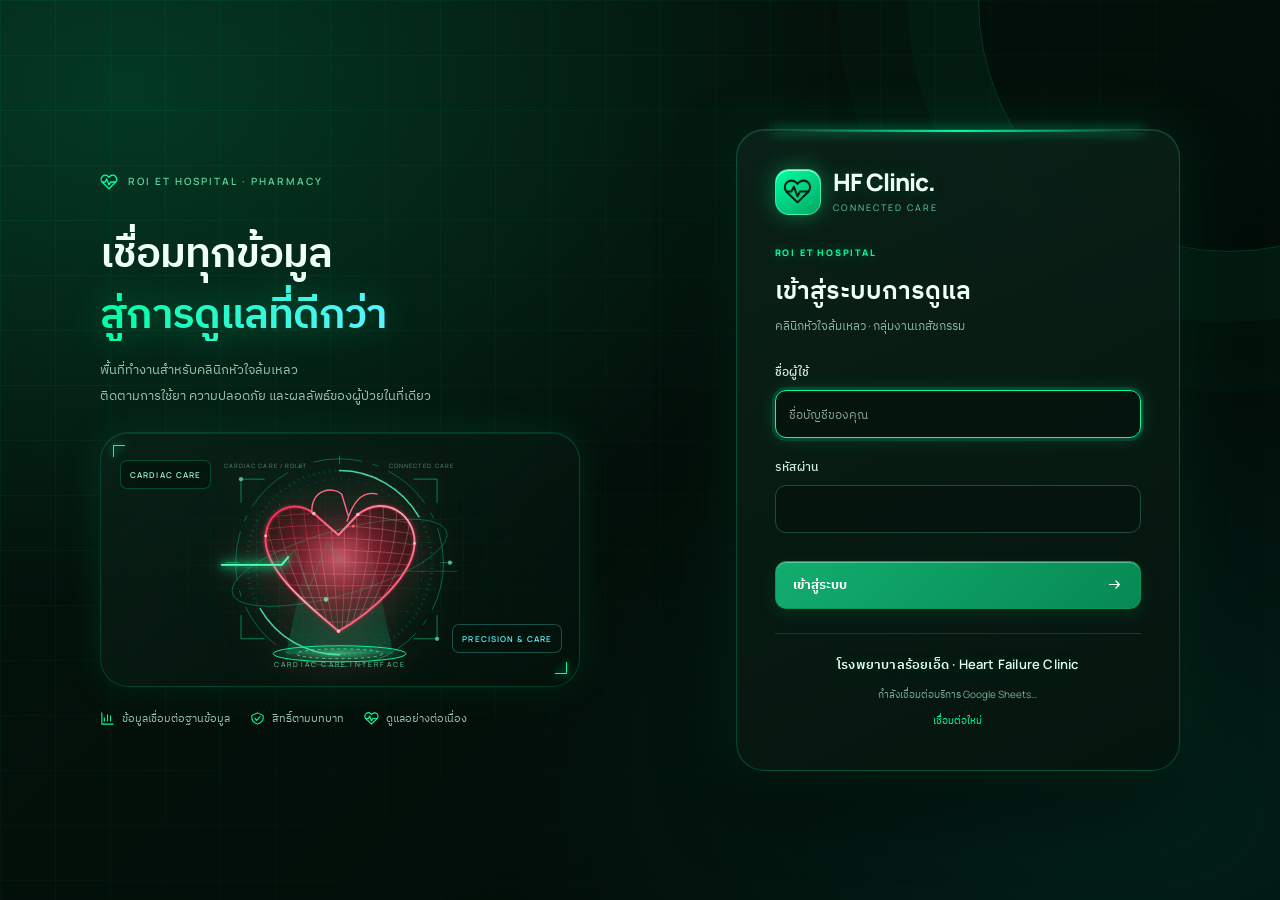
<file: Codex/index.html>
<!doctype html>
<html lang="th">
<head>
<meta charset="utf-8">
<meta name="viewport" content="width=device-width,initial-scale=1">
<meta http-equiv="refresh" content="0;url=../">
<title>กำลังเปิด HF Clinic…</title>
<script>
  const target = new URL("../", location.href);
  target.search = location.search;
  target.hash = location.hash;
  location.replace(target.href);
</script>
</head>
<body>
<p>กำลังเปิด HF Clinic… หากไม่เปลี่ยนหน้า <a href="../">กดที่นี่</a></p>
</body>
</html>
</file>
